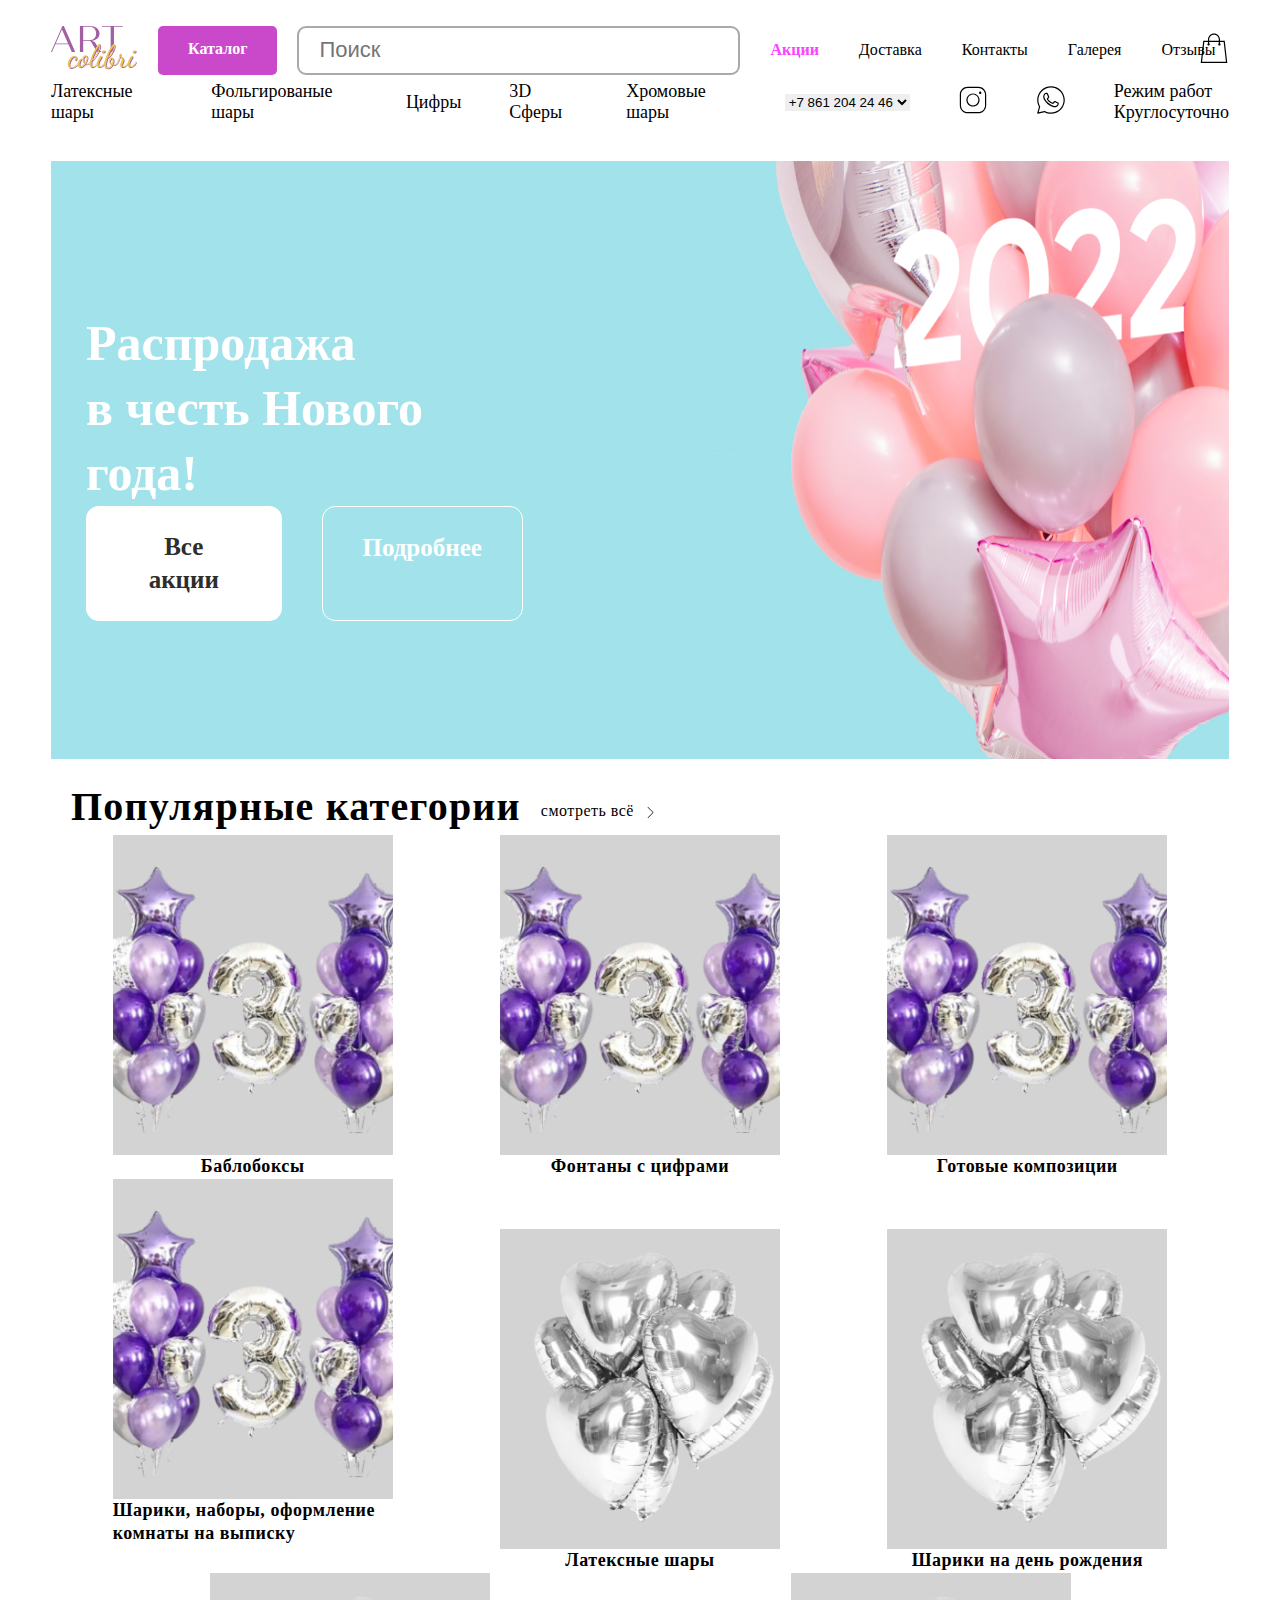
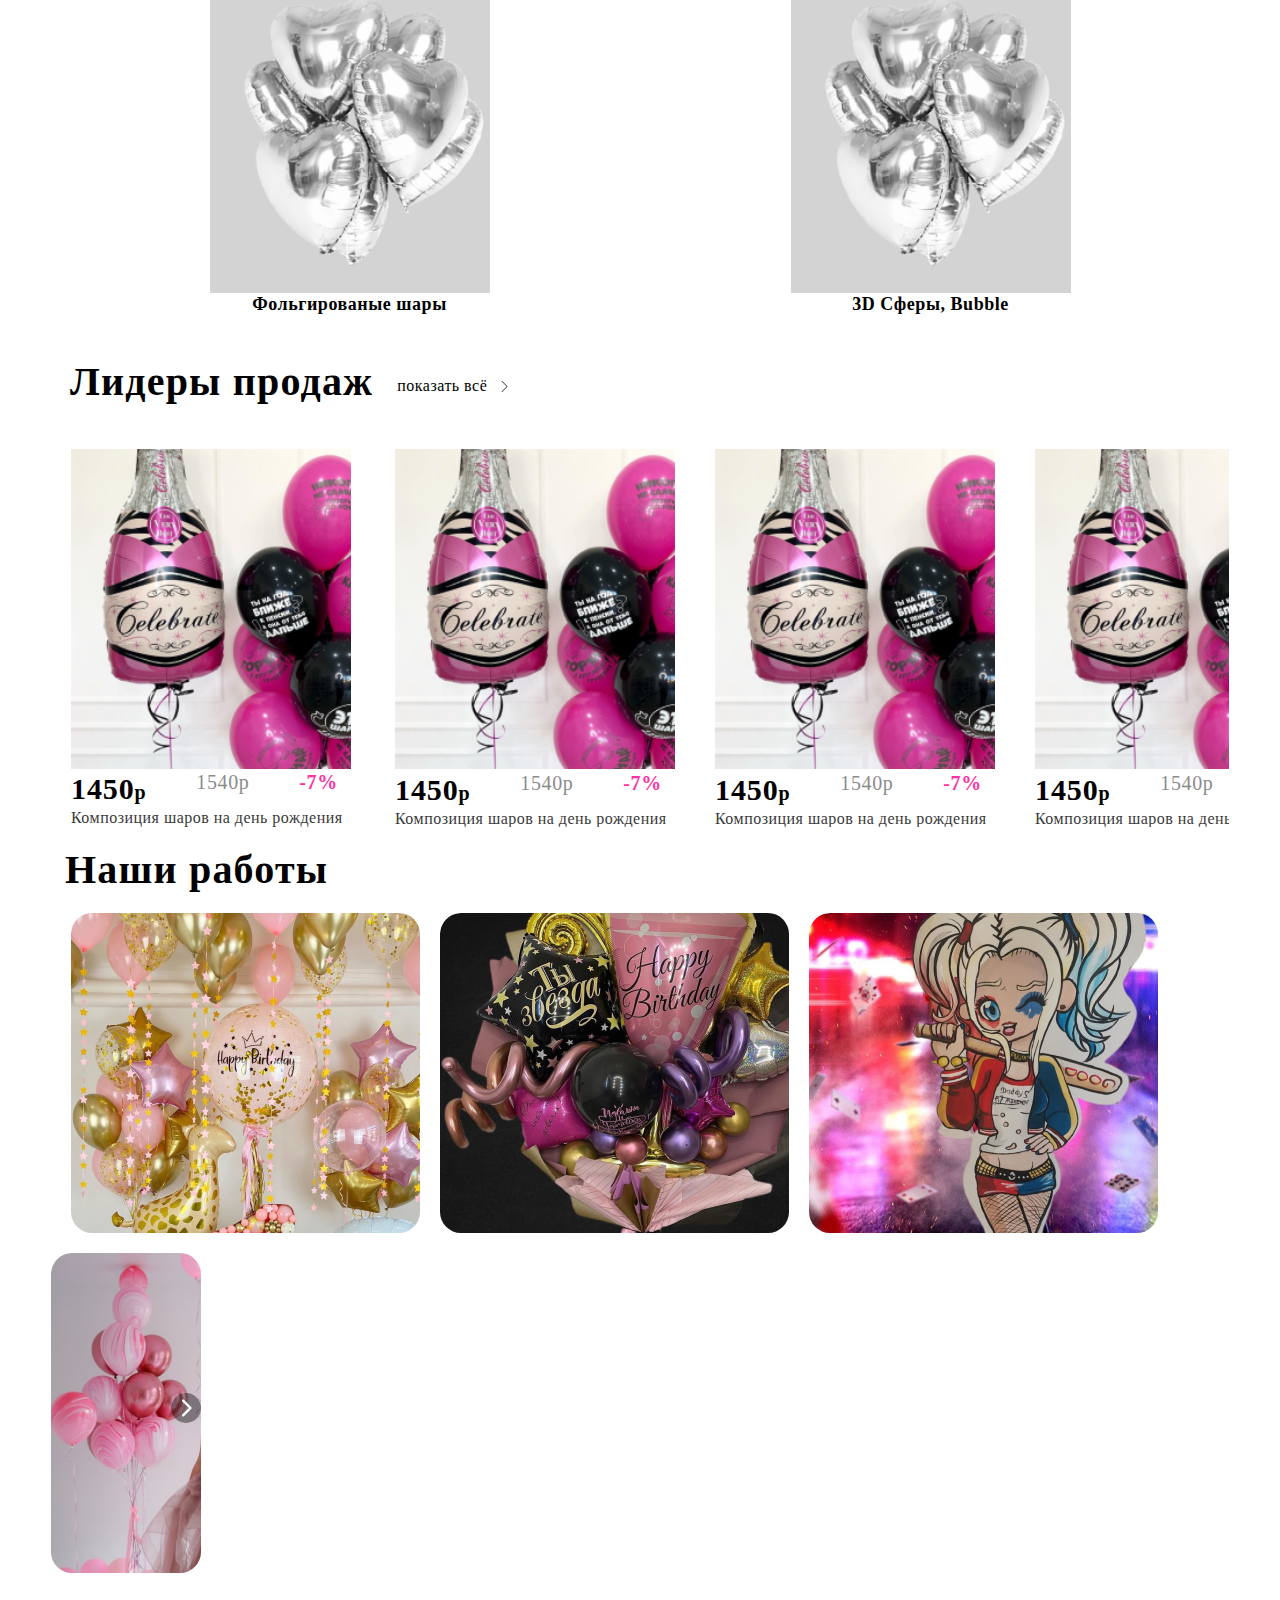
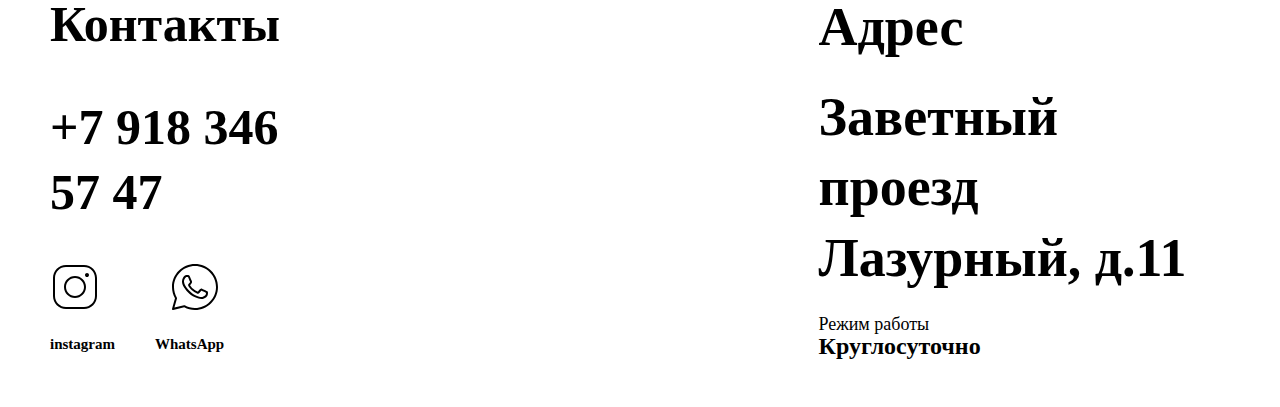
<file: index.html>
<!DOCTYPE html>
<html lang="en">
  <head>
    <meta charset="UTF-8" />
    <meta name="viewport" content="width=device-width, initial-scale=1.0" />
    <title>ART COLIBRI</title>
    <link rel="stylesheet" href="./style/style.css" />
    <link rel="stylesheet" href="./media/media.css" />
  </head>
  <body>
    <div class="conteiner">
      <div class="bbq">
        <svg
          xmlns="http://www.w3.org/2000/svg"
          width="24"
          height="24"
          viewBox="0 0 24 24"
          fill="none"
          class="clear"
        >
          <path
            d="M3.70465 3.01501L3.01465 3.70501L11.3096 12L3.01465 20.295L3.70465 20.985L11.9996 12.69L20.2946 20.985L20.9846 20.295L12.6896 12L20.9846 3.70501L20.2946 3.01501L11.9996 11.31L3.70465 3.01501Z"
            fill="black"
          />
        </svg>
        <div class="navlinks">
          <ul>
            <li>
              <a
                href=""
                style="
                  color: #fc42ff;
                  font-family: Montserrat;
                  font-size: 24px;
                  font-style: normal;
                  font-weight: 600;
                  line-height: 130%; /* 20.8px */
                "
                >Акции</a
              >
            </li>
            <li><a href="">Контакты</a></li>
            <li><a href="" class="gal">Галерея</a></li>
            <li><a href="">Отзывы</a></li>
            <li><a href="">Доставка</a></li>
          </ul>
        </div>
        <br />
        <br />
        <br />
        <div class="box"></div>
        <p
          style="
            color: #7e7e7e;
            font-family: Montserrat;
            font-size: 10px;
            font-style: normal;
            font-weight: 500;
            line-height: 130%; /* 13px */
          "
        >
          Телефон
        </p>
        <h1>+7 861 204 24 46</h1>
        <br />
        <p
          style="
            color: #7e7e7e;
            font-family: Montserrat;
            font-size: 10px;
            font-style: normal;
            font-weight: 500;
            line-height: 130%; /* 13px */
          "
        >
          Мы в соц. сетях
        </p>
        <br />
        <div class="flex">
          <svg
            xmlns="http://www.w3.org/2000/svg"
            width="30"
            height="30"
            viewBox="0 0 30 30"
            fill="none"
          >
            <path
              d="M9.5998 1.8C5.2993 1.8 1.7998 5.29949 1.7998 9.6V20.4C1.7998 24.7005 5.2993 28.2 9.5998 28.2H20.3998C24.7003 28.2 28.1998 24.7005 28.1998 20.4V9.6C28.1998 5.29949 24.7003 1.8 20.3998 1.8H9.5998ZM9.5998 3H20.3998C24.0517 3 26.9998 5.94811 26.9998 9.6V20.4C26.9998 24.0519 24.0517 27 20.3998 27H9.5998C5.94791 27 2.9998 24.0519 2.9998 20.4V9.6C2.9998 5.94811 5.94791 3 9.5998 3ZM22.1998 6.6C21.8815 6.6 21.5763 6.72643 21.3513 6.95147C21.1262 7.17652 20.9998 7.48174 20.9998 7.8C20.9998 8.11826 21.1262 8.42348 21.3513 8.64853C21.5763 8.87357 21.8815 9 22.1998 9C22.5181 9 22.8233 8.87357 23.0483 8.64853C23.2734 8.42348 23.3998 8.11826 23.3998 7.8C23.3998 7.48174 23.2734 7.17652 23.0483 6.95147C22.8233 6.72643 22.5181 6.6 22.1998 6.6ZM14.9998 8.4C11.3618 8.4 8.39981 11.362 8.39981 15C8.39981 18.638 11.3618 21.6 14.9998 21.6C18.6378 21.6 21.5998 18.638 21.5998 15C21.5998 11.362 18.6378 8.4 14.9998 8.4ZM14.9998 9.6C17.9893 9.6 20.3998 12.0106 20.3998 15C20.3998 17.9894 17.9893 20.4 14.9998 20.4C12.0104 20.4 9.5998 17.9894 9.5998 15C9.5998 12.0106 12.0104 9.6 14.9998 9.6Z"
              fill="black"
            />
          </svg>
          <svg
            xmlns="http://www.w3.org/2000/svg"
            width="30"
            height="30"
            viewBox="0 0 30 30"
            fill="none"
          >
            <path
              d="M15.0002 1.2C7.38592 1.2 1.2002 7.38572 1.2002 15C1.2002 17.4475 1.87141 19.7315 2.99082 21.7254L1.22246 28.0383C1.19421 28.1393 1.19293 28.246 1.21876 28.3476C1.24458 28.4493 1.29661 28.5424 1.36965 28.6177C1.44268 28.693 1.53418 28.7478 1.63502 28.7767C1.73585 28.8056 1.8425 28.8076 1.94434 28.7824L8.52676 27.1512C10.461 28.1838 12.6557 28.8 15.0002 28.8C22.6145 28.8 28.8002 22.6143 28.8002 15C28.8002 7.38572 22.6145 1.2 15.0002 1.2ZM15.0002 2.4C21.9659 2.4 27.6002 8.03428 27.6002 15C27.6002 21.9657 21.9659 27.6 15.0002 27.6C12.767 27.6 10.6755 27.0178 8.85723 26.0004C8.72424 25.9261 8.56798 25.9051 8.42012 25.9418L2.65566 27.3703L4.20137 21.8555C4.22348 21.7775 4.22959 21.6959 4.21932 21.6156C4.20905 21.5352 4.18261 21.4578 4.1416 21.3879C3.03661 19.5142 2.4002 17.3341 2.4002 15C2.4002 8.03428 8.03447 2.4 15.0002 2.4ZM9.98574 7.8C9.60112 7.8 9.05182 7.94309 8.60059 8.4293C8.32956 8.72133 7.20019 9.82171 7.20019 11.7562C7.20019 13.7732 8.59903 15.5135 8.76816 15.7371H8.76934V15.7383C8.75329 15.7172 8.98401 16.0513 9.29199 16.452C9.59997 16.8526 10.0306 17.3788 10.5717 17.9484C11.6538 19.0877 13.1752 20.4045 15.0635 21.2098C15.9331 21.5801 16.6191 21.8036 17.1389 21.9668C18.1021 22.2693 18.9794 22.2233 19.6385 22.1262C20.1318 22.0535 20.6743 21.8167 21.2111 21.477C21.7479 21.1372 22.274 20.7148 22.5061 20.073C22.6723 19.6129 22.7567 19.1878 22.7873 18.8379C22.8026 18.663 22.8045 18.5086 22.7932 18.3656C22.7818 18.2227 22.7939 18.1132 22.6607 17.8945C22.3814 17.4359 22.065 17.4239 21.735 17.2605C21.5516 17.1698 21.0294 16.9148 20.5057 16.6652C19.9825 16.416 19.5295 16.1952 19.2506 16.0957C19.0743 16.0323 18.8591 15.941 18.5486 15.9762C18.2381 16.0113 17.9315 16.2354 17.7529 16.5C17.5837 16.7508 16.9024 17.555 16.6947 17.7914C16.692 17.7897 16.71 17.798 16.6279 17.7574C16.3711 17.6303 16.0569 17.5222 15.592 17.277C15.1271 17.0317 14.5455 16.6696 13.9092 16.1086V16.1074C12.962 15.2736 12.2986 14.2267 12.0893 13.875C12.1034 13.8582 12.0876 13.8785 12.1174 13.8492L12.1186 13.848C12.3325 13.6374 12.522 13.3857 12.6822 13.2012C12.9093 12.9395 13.0096 12.7089 13.1182 12.4934C13.3346 12.0639 13.2141 11.5912 13.0889 11.3426V11.3414C13.0975 11.3586 13.0211 11.1901 12.9389 10.9957C12.8564 10.8008 12.7512 10.548 12.6389 10.2785C12.4142 9.7395 12.1634 9.13495 12.0143 8.78086V8.77969C11.8385 8.36261 11.6008 8.06214 11.29 7.91719C10.9792 7.77223 10.7047 7.81344 10.6936 7.81289H10.6924C10.4706 7.80266 10.2272 7.8 9.98574 7.8ZM9.98574 9C10.2171 9 10.4451 9.00282 10.6361 9.01172C10.8326 9.02151 10.8204 9.02231 10.7826 9.00469C10.7442 8.98678 10.7963 8.98097 10.908 9.24609C11.0541 9.59281 11.3061 10.1995 11.5314 10.7402C11.6441 11.0106 11.7496 11.2643 11.8338 11.4633C11.918 11.6623 11.9636 11.7734 12.0166 11.8793V11.8805L12.0178 11.8816C12.0697 11.9841 12.0651 11.9185 12.0471 11.9543C11.9205 12.2056 11.9033 12.2673 11.7752 12.4148C11.5802 12.6395 11.3813 12.89 11.276 12.9937C11.1839 13.0842 11.0176 13.2252 10.9139 13.5012C10.8099 13.7775 10.8584 14.1567 11.0252 14.4398C11.2472 14.8168 11.9788 16.0076 13.1158 17.0086C13.8319 17.6398 14.4989 18.0576 15.0318 18.3387C15.5647 18.6198 15.9988 18.784 16.0959 18.832C16.3265 18.9462 16.5786 19.0348 16.8717 18.9996C17.1648 18.9644 17.4175 18.7866 17.5783 18.6047L17.5795 18.6035C17.7936 18.3608 18.4297 17.6344 18.735 17.1867C18.7479 17.1913 18.7437 17.1877 18.8451 17.2242V17.2254H18.8463C18.8926 17.2419 19.4728 17.5016 19.99 17.748C20.5073 17.9945 21.0323 18.2507 21.2029 18.3352C21.4491 18.457 21.5655 18.5363 21.5955 18.5367C21.5975 18.5895 21.5996 18.6467 21.592 18.7336C21.5709 18.9746 21.5065 19.3081 21.3775 19.6652C21.3143 19.84 20.9852 20.2006 20.5701 20.4633C20.155 20.726 19.6498 20.9115 19.4627 20.9391C18.9001 21.022 18.2322 21.0522 17.4986 20.8219C16.99 20.6622 16.3558 20.4556 15.5346 20.1059C13.8691 19.3956 12.4535 18.1869 11.4424 17.1223C10.9368 16.5899 10.5317 16.0944 10.2436 15.7195C9.95591 15.3453 9.83031 15.1506 9.72558 15.0129L9.72441 15.0117C9.53852 14.7659 8.4002 13.1825 8.4002 11.7562C8.4002 10.2468 9.10129 9.65486 9.48066 9.24609C9.67983 9.0315 9.89756 9 9.98574 9Z"
              fill="black"
            />
          </svg>
        </div>
      </div>
      <div class="navbar">
        <svg
          xmlns="http://www.w3.org/2000/svg"
          width="16"
          height="6"
          viewBox="0 0 16 6"
          fill="none"
          class="menu"
        >
          <rect width="16" height="1" fill="#787878" />
          <rect y="5" width="11" height="1" fill="#787878" />
        </svg>
        <svg
          xmlns="http://www.w3.org/2000/svg"
          width="18"
          height="18"
          viewBox="0 0 18 18"
          fill="none"
          class="menu1"
        >
          <path
            d="M5.39961 3.23999C4.83148 3.23999 4.37164 3.63796 4.07211 4.16249C3.77258 4.68702 3.59961 5.36905 3.59961 6.11999C3.59961 6.87093 3.77258 7.55296 4.07211 8.07749C4.37164 8.60202 4.83148 8.99999 5.39961 8.99999C5.96773 8.99999 6.42758 8.60202 6.72711 8.07749C7.02664 7.55296 7.19961 6.87093 7.19961 6.11999C7.19961 5.36905 7.02664 4.68702 6.72711 4.16249C6.42758 3.63796 5.96773 3.23999 5.39961 3.23999ZM12.2059 3.27374L4.92711 14.7262H5.75961L13.0271 3.27374H12.2059ZM5.39961 3.95999C5.62742 3.95999 5.88758 4.12312 6.10836 4.51124C6.32914 4.89937 6.47961 5.48015 6.47961 6.11999C6.47961 6.75983 6.32914 7.34062 6.10836 7.72874C5.88758 8.11687 5.62742 8.27999 5.39961 8.27999C5.1718 8.27999 4.91164 8.11687 4.69086 7.72874C4.47008 7.34062 4.31961 6.75983 4.31961 6.11999C4.31961 5.48015 4.47008 4.89937 4.69086 4.51124C4.91164 4.12312 5.1718 3.95999 5.39961 3.95999ZM12.5996 8.99999C12.0315 8.99999 11.5716 9.39796 11.2721 9.92249C10.9726 10.447 10.7996 11.1291 10.7996 11.88C10.7996 12.6309 10.9726 13.313 11.2721 13.8375C11.5716 14.362 12.0315 14.76 12.5996 14.76C13.1677 14.76 13.6276 14.362 13.9271 13.8375C14.2266 13.313 14.3996 12.6309 14.3996 11.88C14.3996 11.1291 14.2266 10.447 13.9271 9.92249C13.6276 9.39796 13.1677 8.99999 12.5996 8.99999ZM12.5996 9.71999C12.8274 9.71999 13.0876 9.88312 13.3084 10.2712C13.5291 10.6594 13.6796 11.2401 13.6796 11.88C13.6796 12.5198 13.5291 13.1006 13.3084 13.4887C13.0876 13.8769 12.8274 14.04 12.5996 14.04C12.3718 14.04 12.1116 13.8769 11.8909 13.4887C11.6701 13.1006 11.5196 12.5198 11.5196 11.88C11.5196 11.2401 11.6701 10.6594 11.8909 10.2712C12.1116 9.88312 12.3718 9.71999 12.5996 9.71999Z"
            fill="black"
          />
        </svg>
        <div class="logo">
          <svg
            xmlns="http://www.w3.org/2000/svg"
            width="87"
            height="44"
            viewBox="0 0 87 44"
            fill="none"
            class="logoBtn"
          >
            <g clip-path="url(#clip0_2_253)">
              <path
                d="M21.0193 42.9524C20.5537 42.9646 20.0905 42.8816 19.6581 42.7086C19.2256 42.5356 18.833 42.2763 18.5042 41.9464C17.8361 41.2744 17.502 40.2722 17.502 38.9283C17.5015 37.8741 17.709 36.8303 18.1125 35.8564C18.509 34.8822 19.0544 33.9754 19.7291 33.1685C20.3576 32.4111 21.1124 31.768 21.9601 31.2678C22.6893 30.8216 23.5243 30.5777 24.3792 30.5613C25.2393 30.5613 25.8268 30.8147 26.1416 31.3292C26.4434 31.7992 26.6058 32.3451 26.6101 32.9036C26.6212 33.4662 26.4749 34.0208 26.1877 34.5048C26.0774 34.7144 25.9116 34.8897 25.7085 35.0116C25.5053 35.1335 25.2727 35.1972 25.0358 35.196C24.8575 35.195 24.682 35.1516 24.5238 35.0695C24.3656 34.9874 24.2292 34.8689 24.1257 34.7237C24.5028 34.4819 24.7901 34.1231 24.9436 33.7023C25.1612 33.246 25.279 32.7485 25.2892 32.2431C25.3002 32.0388 25.2508 31.8358 25.1471 31.6595C25.0785 31.5841 24.9929 31.5263 24.8973 31.4909C24.8018 31.4555 24.6992 31.4435 24.598 31.456C23.9437 31.4947 23.325 31.7672 22.8547 32.2239C22.2047 32.7856 21.643 33.4419 21.1883 34.1707C20.6773 34.9584 20.2562 35.8007 19.9326 36.682C19.6237 37.4745 19.4585 38.3158 19.445 39.1664C19.4397 39.7943 19.6028 40.4122 19.9173 40.9557C20.2283 41.501 20.8388 41.7736 21.7374 41.7736C22.6256 41.7601 23.496 41.5223 24.2678 41.0824C25.1729 40.5737 25.9762 39.9019 26.637 39.1011C27.3933 38.2051 27.9896 37.1854 28.3995 36.0868L28.8065 36.4017C28.3404 37.6293 27.672 38.7701 26.829 39.7769C26.0547 40.7165 25.1183 41.5098 24.0643 42.1192C23.1386 42.6559 22.0893 42.9431 21.0193 42.9524Z"
                fill="#A260A3"
              />
              <path
                d="M29.9738 42.196C29.0701 42.196 28.4302 41.9195 28.0539 41.3665C27.6614 40.7648 27.463 40.0572 27.4856 39.3391C27.4919 38.6567 27.598 37.9788 27.8004 37.327C28.0052 36.6493 28.2847 35.9963 28.6337 35.3802C28.934 34.8277 29.3232 34.3282 29.7856 33.9019C30.1345 33.5589 30.5985 33.3577 31.0873 33.3374C31.1989 33.3382 31.31 33.3537 31.4175 33.3835C31.5327 33.4181 31.6441 33.4526 31.7478 33.4949C31.4794 33.7694 31.2518 34.081 31.072 34.4203C30.7902 34.9142 30.5438 35.4275 30.3347 35.9562C30.1089 36.5155 29.9153 37.0873 29.7549 37.6688C29.6119 38.1387 29.5318 38.6255 29.5168 39.1164C29.478 39.5924 29.588 40.0688 29.8317 40.4795C29.922 40.6128 30.0441 40.7215 30.1868 40.7959C30.3296 40.8703 30.4886 40.908 30.6496 40.9058C31.2354 40.845 31.7861 40.5973 32.2201 40.1992C32.8848 39.668 33.4853 39.061 34.0094 38.3907C33.3993 37.876 32.9291 37.2156 32.6424 36.4708C32.3244 35.7092 32.16 34.8923 32.1586 34.067C32.1533 33.401 32.2759 32.7401 32.5196 32.1202C32.7332 31.5483 33.0966 31.0444 33.5717 30.6611C34.0447 30.2893 34.633 30.095 35.2343 30.112C36.0945 30.112 36.6704 30.3424 36.9623 30.8032C37.2829 31.3267 37.4431 31.9328 37.423 32.5464C37.3974 33.4812 37.1942 34.4025 36.824 35.2612C36.4215 36.2686 35.9171 37.2323 35.3188 38.1372C35.6832 38.3431 36.0945 38.4516 36.513 38.4521C36.8975 38.4427 37.2783 38.374 37.6419 38.2486C38.0962 38.0915 38.5169 37.8506 38.8822 37.5382C39.3152 37.1744 39.6549 36.7123 39.8729 36.1904L40.2569 36.5015C39.9269 37.3841 39.2996 38.1242 38.4828 38.5942C37.8159 38.9745 37.0654 39.1842 36.298 39.2047C36.0401 39.204 35.7829 39.1783 35.53 39.1279C35.2811 39.0765 35.0388 38.9966 34.8081 38.8898C34.144 39.7836 33.3552 40.5776 32.4658 41.2475C31.7618 41.8286 30.886 42.1619 29.9738 42.196ZM34.5816 37.5882C35.1 36.8242 35.5376 36.0083 35.8871 35.1537C36.2139 34.3936 36.39 33.5772 36.4055 32.75C36.4388 32.2884 36.3459 31.8265 36.1367 31.4137C36.0743 31.288 35.9787 31.1819 35.8602 31.1068C35.7418 31.0316 35.605 30.9904 35.4647 30.9875C35.0423 30.9875 34.6161 31.2947 34.1746 31.9014C33.7142 32.5792 33.4828 33.3865 33.5141 34.2053C33.5155 34.828 33.606 35.4474 33.7829 36.0445C33.9403 36.6077 34.2151 37.1311 34.5892 37.5805L34.5816 37.5882Z"
                fill="#A260A3"
              />
              <path
                d="M41.8811 42.146C40.9775 42.146 40.3375 41.8376 39.9612 41.2206C39.5543 40.5228 39.3532 39.724 39.3814 38.9167C39.4129 37.7043 39.6026 36.5012 39.9458 35.338C40.3578 33.8534 40.8566 32.3944 41.4395 30.9683C42.0565 29.4323 42.7323 27.9399 43.467 26.491C44.2017 25.0421 44.9338 23.7174 45.6634 22.5168C46.2615 21.5117 46.9394 20.5563 47.6908 19.6599C48.309 18.9457 48.7967 18.5925 49.1538 18.5925C49.2743 18.5973 49.3912 18.6358 49.4909 18.7037C49.5907 18.7716 49.6695 18.8661 49.7182 18.9765C49.8768 19.2723 49.9932 19.589 50.0638 19.9172C50.1428 20.2417 50.1853 20.574 50.1905 20.9079C50.1559 21.6631 50.0124 22.4093 49.7643 23.1235C49.4309 24.1639 49.0321 25.1822 48.5701 26.1723C48.0307 27.3373 47.423 28.4695 46.75 29.5629C46.0479 30.702 45.2786 31.7983 44.4461 32.8459C43.6714 33.8338 42.7921 34.735 41.8235 35.5338C41.6968 36.0983 41.6008 36.6474 41.524 37.1811C41.4532 37.69 41.4173 38.2032 41.4165 38.717C41.3771 39.3444 41.4959 39.9715 41.7621 40.541C41.8615 40.7276 42.0115 40.8824 42.1949 40.9876C42.3782 41.0929 42.5876 41.1444 42.7988 41.1361C43.4365 41.1026 44.0377 40.8281 44.4807 40.3682C45.0835 39.8045 45.6113 39.1657 46.0512 38.4675C46.5375 37.7117 46.9626 36.9181 47.3222 36.0944L47.7945 36.3479C47.1093 37.8899 46.1868 39.3151 45.0605 40.5717C44.0647 41.6212 43.0049 42.146 41.8811 42.146ZM42.1 34.4663C42.8769 33.6801 43.5907 32.834 44.2349 31.9359C44.9248 30.9797 45.5656 29.989 46.1548 28.9677C46.7539 27.9425 47.2838 26.9441 47.7445 25.9842C48.1521 25.1424 48.5086 24.2769 48.812 23.3923C49.0257 22.8215 49.1551 22.2225 49.196 21.6144C49.2119 21.4737 49.1838 21.3314 49.1154 21.2074C49.0655 21.146 49.0194 21.1114 48.9771 21.1114C48.8082 21.1114 48.5202 21.3802 48.1132 21.9139C47.598 22.6048 47.1199 23.3226 46.6809 24.0642C46.1408 24.9653 45.5866 25.9893 45.0183 27.1361C44.45 28.2829 43.9098 29.4874 43.3978 30.7494C42.9029 31.9657 42.4697 33.2063 42.1 34.4663Z"
                fill="#A260A3"
              />
              <path
                d="M48.9426 42.0078C48.6 42.0333 48.2563 41.977 47.9399 41.8434C47.6234 41.7099 47.3432 41.503 47.1225 41.2398C46.7156 40.7029 46.5043 40.0432 46.5235 39.3698C46.5438 38.7536 46.6339 38.1417 46.7923 37.5459C46.9858 36.7657 47.2216 35.9966 47.4988 35.242C47.7809 34.4581 48.1223 33.6969 48.5202 32.965C48.8532 32.3307 49.2704 31.7442 49.7605 31.2217C49.9195 31.0286 50.1156 30.8694 50.3372 30.7533C50.5588 30.6372 50.8014 30.5667 51.0506 30.5459C51.2277 30.5419 51.4 30.6034 51.5345 30.7187C51.6061 30.7837 51.662 30.8641 51.6979 30.954C51.7338 31.0438 51.7488 31.1406 51.7418 31.2371C51.6713 31.6762 51.5048 32.0945 51.2542 32.462C50.9278 33.0264 50.5476 33.6754 50.1022 34.4088C49.6583 35.1453 49.2732 35.9156 48.9503 36.7127C48.6407 37.442 48.4751 38.2243 48.4626 39.0166C48.4626 39.7845 48.5893 40.2722 48.8466 40.5256C49.0039 40.6622 49.1867 40.7663 49.3843 40.8322C49.582 40.8981 49.7907 40.9244 49.9985 40.9096C50.7102 40.9096 51.4692 40.5538 52.2755 39.8421C53.0819 39.1305 53.9356 37.8838 54.8367 36.1021L55.117 36.417C54.6406 38.0141 53.7332 39.449 52.4944 40.564C51.5233 41.4579 50.2619 41.9707 48.9426 42.0078ZM52.7133 27.6199C52.3973 27.6245 52.0866 27.5378 51.8186 27.3703C51.6935 27.2866 51.5923 27.1718 51.525 27.0372C51.4577 26.9025 51.4265 26.7527 51.4346 26.6024C51.45 26.3598 51.5292 26.1256 51.664 25.9233C51.7988 25.7211 51.9846 25.558 52.2026 25.4504C52.6573 25.144 53.1904 24.9748 53.7385 24.9628C54.0123 24.9481 54.283 25.0266 54.5065 25.1855C54.6106 25.2822 54.6903 25.4022 54.739 25.5357C54.7878 25.6692 54.8041 25.8124 54.7868 25.9534C54.7717 26.1813 54.7059 26.403 54.5944 26.6023C54.4828 26.8015 54.3281 26.9734 54.1417 27.1054C53.7468 27.4471 53.2393 27.6305 52.7171 27.6199H52.7133Z"
                fill="#A260A3"
              />
              <path
                d="M57.179 43.4861C56.0885 43.4861 55.277 43.1303 54.7446 42.4187C54.1699 41.5677 53.8882 40.5527 53.9421 39.5273C53.9717 38.274 54.1508 37.0288 54.4758 35.818C54.8628 34.3012 55.3359 32.8076 55.8927 31.3446C56.4763 29.7805 57.1304 28.2561 57.8549 26.7713C58.5793 25.2866 59.3076 23.9414 60.0397 22.7357C60.6407 21.7103 61.3348 20.7424 62.1132 19.8443C62.7634 19.1224 63.2972 18.7614 63.7144 18.7614C64.0715 18.7614 64.325 18.9803 64.4824 19.4219C64.6374 19.8438 64.718 20.2895 64.7205 20.739C64.6936 21.4664 64.5644 22.1864 64.3365 22.8777C64.0499 23.8002 63.6917 24.6989 63.2652 25.5656C62.7937 26.5367 62.2589 27.4757 61.664 28.3764C61.0779 29.2704 60.4218 30.1166 59.7018 30.9068C59.0744 31.609 58.3488 32.2168 57.5477 32.7116C57.3333 33.1764 57.1499 33.6549 56.9986 34.1438C56.7325 34.9578 56.512 35.7859 56.3381 36.6244C56.144 37.5176 56.0449 38.4289 56.0424 39.343C56.0147 40.069 56.1457 40.7924 56.4264 41.4626C56.5356 41.7226 56.7227 41.9424 56.9621 42.0917C57.2014 42.2409 57.4811 42.3122 57.7627 42.2958C58.455 42.2634 59.1174 42.0044 59.6481 41.5585C60.3078 41.0511 60.8445 40.4014 61.2185 39.6578C60.4663 39.2828 59.8589 38.67 59.4906 37.9145C59.1247 37.2012 58.9301 36.4123 58.9223 35.6106C58.8781 34.7349 59.1584 33.8736 59.7095 33.1915C59.9302 32.9101 60.2116 32.6821 60.5328 32.5245C60.8539 32.3669 61.2064 32.2839 61.5641 32.2815C61.8472 32.2739 62.1277 32.3373 62.38 32.4661C62.6322 32.5949 62.8481 32.7849 63.0079 33.0188C63.4057 33.6637 63.5923 34.4168 63.5417 35.1729C63.5395 35.8765 63.4557 36.5775 63.2921 37.2618C63.1211 37.9864 62.8632 38.6878 62.5241 39.3506C62.6278 39.3698 62.7391 39.3852 62.8543 39.3967C63.3155 39.4408 63.7809 39.3896 64.2215 39.2463C64.6621 39.103 65.0685 38.8705 65.4155 38.5635C66.1018 37.9507 66.6761 37.223 67.1127 36.4132C67.5927 35.5495 68.0073 34.651 68.353 33.7253C68.6985 32.796 68.9942 31.9705 69.2476 31.2601C69.1642 31.1574 69.0909 31.0468 69.0288 30.9299C68.9562 30.778 68.9232 30.6103 68.9328 30.4422C68.9268 29.9144 69.1107 29.4019 69.4511 28.9984C69.7967 28.5799 70.0847 28.3687 70.3151 28.3687C70.4841 28.3687 70.5877 28.4762 70.63 28.6836C70.6608 28.8175 70.6814 28.9536 70.6914 29.0906C70.6818 29.3157 70.6228 29.5359 70.5186 29.7357C70.4172 29.9255 70.3583 30.1352 70.3458 30.3501C70.3632 30.5007 70.4166 30.6449 70.5015 30.7706C70.5864 30.8962 70.7002 30.9996 70.8335 31.072L71.9509 31.8706C72.3787 32.188 72.7545 32.5702 73.0644 33.0034C73.4037 33.497 73.5747 34.0868 73.5521 34.6852C73.549 35.3378 73.4186 35.9834 73.1681 36.586C72.9032 37.2234 72.6421 37.8377 72.4002 38.4214C72.1653 38.9128 72.0346 39.4475 72.0162 39.9919C71.9986 40.1266 72.015 40.2637 72.064 40.3904C72.113 40.5172 72.1929 40.6297 72.2965 40.7176C72.4934 40.8439 72.7231 40.9093 72.9569 40.9058C73.5017 40.8874 74.0318 40.7244 74.4928 40.4335C75.0493 40.0962 75.5647 39.6954 76.0288 39.2393C76.5214 38.7659 76.9735 38.2522 77.3804 37.7033C77.735 37.2457 78.0305 36.7451 78.2597 36.2135L78.6706 36.5245C78.2408 37.4562 77.6909 38.3275 77.0348 39.1164C76.3827 39.9317 75.605 40.6381 74.7309 41.2091C73.9541 41.7289 73.0429 42.0117 72.1083 42.0232C71.4984 42.0598 70.8973 41.8636 70.4265 41.4741C70.2161 41.28 70.0517 41.0414 69.9454 40.7757C69.8391 40.5099 69.7935 40.2238 69.8121 39.9381C69.8264 39.2747 69.9767 38.6212 70.2537 38.0182C70.5455 37.3398 70.8335 36.6538 71.1176 35.9601C71.3781 35.3645 71.5215 34.7244 71.54 34.0747C71.5607 33.8034 71.5192 33.531 71.4187 33.2782C71.3182 33.0253 71.1614 32.7987 70.9602 32.6156C70.5826 32.2977 70.1891 31.9991 69.7814 31.7209C69.5254 32.5145 69.2272 33.3938 68.8867 34.3589C68.5453 35.3144 68.1133 36.235 67.5965 37.1082C67.1178 37.9378 66.4843 38.6677 65.7303 39.2585C64.9718 39.8335 64.04 40.1328 63.0886 40.1071C62.9421 40.1064 62.7959 40.0961 62.6508 40.0764L62.1785 40.0149C61.6338 40.954 60.9265 41.7887 60.0896 42.4801C59.2703 43.1514 58.2381 43.5082 57.179 43.4861ZM57.9009 31.4828C58.542 30.9693 59.1171 30.3786 59.6135 29.7242C60.1799 28.9991 60.6993 28.2385 61.1686 27.4472C61.6525 26.6408 62.0787 25.8498 62.4588 25.0741C62.7968 24.3923 63.0905 23.6895 63.3381 22.9699C63.5102 22.5164 63.6162 22.0405 63.653 21.5568C63.6603 21.4871 63.6483 21.4167 63.6184 21.3533C63.6096 21.337 63.5961 21.3235 63.5798 21.3147C63.5634 21.3058 63.5448 21.3019 63.5263 21.3034C63.3573 21.3034 63.0386 21.6029 62.5663 22.2019C61.9887 22.9597 61.4639 23.7565 60.9958 24.5865C60.4199 25.5848 59.849 26.6856 59.2833 27.8887C58.7341 29.0509 58.272 30.2522 57.9009 31.4828ZM61.5449 39.0243C61.7795 38.5338 61.9586 38.0186 62.0787 37.4883C62.2067 36.9486 62.2712 36.3957 62.2707 35.841C62.2972 35.2502 62.195 34.6606 61.9712 34.1131C61.7715 33.6946 61.5257 33.4834 61.2339 33.4834C60.9421 33.4834 60.6387 33.6984 60.4007 34.1285C60.1432 34.6273 60.0189 35.1841 60.0397 35.745C60.0485 36.3572 60.1655 36.963 60.3853 37.5344C60.5953 38.1462 61.0034 38.6705 61.5449 39.0243Z"
                fill="#A260A3"
              />
              <path
                d="M79.8302 42.0078C79.4876 42.034 79.1437 41.9779 78.8271 41.8443C78.5105 41.7108 78.2305 41.5035 78.0101 41.2399C77.6033 40.703 77.3919 40.0432 77.4111 39.3698C77.4294 38.7535 77.5197 38.1414 77.6799 37.5459C77.8716 36.7652 78.1075 35.996 78.3864 35.242C78.6685 34.4581 79.01 33.6969 79.4078 32.965C79.7395 32.3298 80.1568 31.7433 80.6481 31.2217C80.8063 31.0286 81.0017 30.8693 81.2226 30.7532C81.4436 30.6371 81.6857 30.5666 81.9344 30.5459C82.1126 30.542 82.2861 30.6035 82.4221 30.7187C82.4933 30.7839 82.5486 30.8645 82.5839 30.9543C82.6191 31.0442 82.6334 31.1409 82.6256 31.2371C82.557 31.6761 82.3917 32.0945 82.1418 32.462C81.8141 33.0277 81.4301 33.6767 80.9898 34.4088C80.546 35.1454 80.1609 35.9157 79.8379 36.7127C79.53 37.4426 79.3645 38.2246 79.3502 39.0166C79.3502 39.7692 79.4782 40.2722 79.7342 40.5256C79.8915 40.6624 80.0742 40.7667 80.2719 40.8325C80.4696 40.8984 80.6783 40.9246 80.8862 40.9096C81.6004 40.9096 82.3568 40.5525 83.167 39.8421C83.9772 39.1318 84.8258 37.8838 85.7243 36.1021L86.0085 36.417C85.5321 38.0141 84.6247 39.449 83.3859 40.564C82.4135 41.4582 81.1507 41.9709 79.8302 42.0078ZM83.6009 27.62C83.2849 27.6245 82.9743 27.5378 82.7062 27.3704C82.5811 27.2866 82.4799 27.1718 82.4126 27.0372C82.3453 26.9025 82.3142 26.7527 82.3223 26.6024C82.3369 26.3596 82.4157 26.1251 82.5506 25.9227C82.6856 25.7203 82.8717 25.5573 83.0902 25.4504C83.5449 25.1441 84.078 24.9748 84.6262 24.9628C84.9001 24.9466 85.1713 25.0252 85.3941 25.1855C85.4987 25.282 85.5789 25.4019 85.6283 25.5354C85.6777 25.6689 85.6948 25.8121 85.6783 25.9535C85.6632 26.1813 85.5974 26.403 85.4858 26.6023C85.3742 26.8016 85.2196 26.9734 85.0332 27.1054C84.6359 27.4483 84.1256 27.6317 83.6009 27.62Z"
                fill="#A260A3"
              />
              <path
                d="M17.4213 18.3116H4.41964L1.04059 25.9913H0L11.4043 -0.012085H12.8481L24.2178 26.0182H20.762L17.4213 18.3116ZM17.0719 17.5705L10.9282 3.4169L4.71532 17.5705H17.0719Z"
                fill="#A260A3"
              />
              <path
                d="M50.4439 26.0187H46.6579C45.8663 25.4516 45.2106 24.7159 44.7379 23.8646L40.7983 16.9529C40.2648 16.051 39.4766 15.3269 38.5328 14.8717H32.2086V26.0072H28.8986V0H39.1164C44.4922 0 48.5509 3.15635 48.5509 7.39168C48.5509 11.2546 45.3178 14.192 40.7522 14.7488C42.5339 15.2672 43.9815 16.1964 44.7264 17.4981L48.0671 23.1811C48.6593 24.278 49.4679 25.2433 50.4439 26.0187ZM32.2086 14.1152H38.4829C42.4609 14.1152 45.0951 11.4773 45.0951 7.43008C45.0951 3.3829 42.4609 0.744929 38.4829 0.744929H32.2086V14.1152Z"
                fill="#A260A3"
              />
              <path
                d="M71.6936 0.744929H62.9657V26.0187H59.6595V0.744929H50.8625V0H71.7013L71.6936 0.744929Z"
                fill="#A260A3"
              />
              <path
                d="M20.2513 42.1844C19.7857 42.1966 19.3225 42.1136 18.8901 41.9406C18.4576 41.7676 18.065 41.5083 17.7362 41.1784C17.0681 40.5064 16.734 39.5042 16.734 38.1603C16.7335 37.1061 16.941 36.0622 17.3445 35.0884C17.741 34.1142 18.2864 33.2074 18.9611 32.4005C19.5896 31.6431 20.3444 31 21.1921 30.4998C21.9213 30.0535 22.7563 29.8097 23.6112 29.7933C24.4713 29.7933 25.0588 30.0467 25.3736 30.5612C25.6754 31.0312 25.8378 31.5771 25.8421 32.1356C25.8531 32.6982 25.7069 33.2528 25.4197 33.7368C25.3094 33.9464 25.1436 34.1217 24.9405 34.2436C24.7373 34.3654 24.5046 34.4292 24.2678 34.428C24.0895 34.427 23.914 34.3836 23.7558 34.3015C23.5976 34.2194 23.4612 34.1009 23.3577 33.9557C23.7348 33.7139 24.0221 33.3551 24.1756 32.9343C24.3932 32.478 24.511 31.9805 24.5212 31.4751C24.5322 31.2708 24.4828 31.0678 24.3791 30.8915C24.3105 30.8161 24.2249 30.7583 24.1293 30.7229C24.0338 30.6875 23.9312 30.6755 23.83 30.688C23.1757 30.7267 22.557 30.9992 22.0867 31.4559C21.4367 32.0176 20.875 32.6739 20.4203 33.4027C19.9093 34.1904 19.4882 35.0327 19.1646 35.914C18.8557 36.7065 18.6905 37.5478 18.677 38.3983C18.6717 39.0263 18.8348 39.6442 19.1493 40.1877C19.4603 40.733 20.0708 41.0056 20.9693 41.0056C21.8576 40.9921 22.728 40.7543 23.4998 40.3144C24.4049 39.8057 25.2082 39.1339 25.869 38.3331C26.6253 37.4371 27.2215 36.4174 27.6315 35.3188L28.0385 35.6337C27.5724 36.8613 26.904 38.0021 26.061 39.0089C25.2867 39.9485 24.3503 40.7418 23.2963 41.3512C22.3706 41.8879 21.3213 42.1751 20.2513 42.1844Z"
                fill="#EDC454"
              />
              <path
                d="M29.2058 41.428C28.3022 41.428 27.6622 41.1515 27.2859 40.5986C26.8934 39.9969 26.6951 39.2892 26.7176 38.5712C26.724 37.8887 26.8301 37.2109 27.0325 36.5591C27.2373 35.8813 27.5167 35.2284 27.8657 34.6123C28.1661 34.0597 28.5552 33.5603 29.0177 33.134C29.3666 32.791 29.8305 32.5898 30.3194 32.5695C30.431 32.5703 30.542 32.5857 30.6496 32.6156C30.7648 32.6501 30.8762 32.6847 30.9798 32.7269C30.7114 33.0015 30.4838 33.3131 30.304 33.6523C30.0223 34.1462 29.7759 34.6595 29.5668 35.1883C29.341 35.7476 29.1474 36.3194 28.987 36.9008C28.8439 37.3707 28.7639 37.8575 28.7489 38.3485C28.71 38.8245 28.82 39.3008 29.0638 39.7116C29.1541 39.8449 29.2761 39.9536 29.4189 40.028C29.5617 40.1024 29.7207 40.1401 29.8816 40.1378C30.4674 40.0771 31.0181 39.8294 31.4521 39.4313C32.1169 38.9001 32.7174 38.2931 33.2415 37.6227C32.6314 37.1081 32.1612 36.4477 31.8745 35.7028C31.5564 34.9413 31.392 34.1244 31.3907 33.2991C31.3854 32.633 31.5079 31.9722 31.7516 31.3523C31.9652 30.7804 32.3286 30.2764 32.8038 29.8931C33.2767 29.5213 33.865 29.327 34.4664 29.344C35.3265 29.344 35.9025 29.5744 36.1943 30.0352C36.515 30.5588 36.6752 31.1649 36.6551 31.7785C36.6295 32.7132 36.4262 33.6346 36.0561 34.4933C35.6535 35.5007 35.1492 36.4643 34.5509 37.3693C34.9153 37.5752 35.3266 37.6836 35.7451 37.6842C36.1296 37.6747 36.5104 37.6061 36.874 37.4807C37.3282 37.3236 37.7489 37.0826 38.1142 36.7703C38.5473 36.4065 38.887 35.9444 39.1049 35.4225L39.4889 35.7335C39.159 36.6162 38.5316 37.3562 37.7149 37.8262C37.048 38.2066 36.2975 38.4163 35.53 38.4368C35.2722 38.4361 35.015 38.4104 34.7621 38.36C34.5131 38.3085 34.2709 38.2287 34.0402 38.1219C33.3761 39.0157 32.5873 39.8096 31.6979 40.4796C30.9938 41.0607 30.1181 41.394 29.2058 41.428ZM33.8136 36.8202C34.3321 36.0562 34.7696 35.2403 35.1192 34.3858C35.446 33.6256 35.622 32.8093 35.6376 31.982C35.6709 31.5205 35.578 31.0585 35.3688 30.6457C35.3064 30.5201 35.2108 30.414 35.0923 30.3388C34.9738 30.2637 34.837 30.2224 34.6968 30.2195C34.2744 30.2195 33.8482 30.5267 33.4066 31.1334C32.9463 31.8112 32.7149 32.6185 32.7462 33.4373C32.7476 34.0601 32.8381 34.6795 33.0149 35.2766C33.1723 35.8397 33.4471 36.3632 33.8213 36.8125L33.8136 36.8202Z"
                fill="#EDC454"
              />
              <path
                d="M41.1131 41.3781C40.2095 41.3781 39.5695 41.0696 39.1932 40.4527C38.7862 39.7549 38.5852 38.9561 38.6134 38.1488C38.6449 36.9364 38.8346 35.7333 39.1778 34.57C39.5898 33.0855 40.0886 31.6264 40.6715 30.2003C41.2885 28.6644 41.9643 27.172 42.699 25.7231C43.4336 24.2742 44.1658 22.9494 44.8953 21.7488C45.4934 20.7437 46.1714 19.7884 46.9228 18.892C47.541 18.1778 48.0286 17.8245 48.3858 17.8245C48.5063 17.8293 48.6232 17.8679 48.7229 17.9357C48.8227 18.0036 48.9015 18.0981 48.9502 18.2085C49.1088 18.5044 49.2251 18.8211 49.2958 19.1493C49.3748 19.4737 49.4173 19.806 49.4225 20.1399C49.3879 20.8952 49.2444 21.6414 48.9963 22.3555C48.6629 23.396 48.2641 24.4143 47.8021 25.4044C47.2627 26.5694 46.6549 27.7016 45.982 28.7949C45.2799 29.934 44.5106 31.0303 43.6781 32.078C42.9034 33.0659 42.024 33.9671 41.0555 34.7659C40.9288 35.3303 40.8328 35.8794 40.756 36.4132C40.6852 36.9221 40.6493 37.4353 40.6485 37.9491C40.6091 38.5764 40.7279 39.2036 40.9941 39.773C41.0935 39.9596 41.2435 40.1144 41.4269 40.2197C41.6102 40.325 41.8196 40.3764 42.0308 40.3682C42.6685 40.3346 43.2697 40.0601 43.7127 39.6002C44.3155 39.0366 44.8433 38.3978 45.2832 37.6995C45.7696 36.9437 46.1946 36.1502 46.5542 35.3265L47.0265 35.5799C46.3413 37.122 45.4188 38.5472 44.2925 39.8037C43.2967 40.8533 42.2369 41.3781 41.1131 41.3781ZM41.332 33.6984C42.1089 32.9122 42.8227 32.0661 43.4669 31.168C44.1568 30.2117 44.7976 29.2211 45.3868 28.1998C45.9859 27.1745 46.5158 26.1762 46.9765 25.2162C47.3841 24.3745 47.7406 23.509 48.044 22.6243C48.2577 22.0535 48.3871 21.4546 48.428 20.8465C48.4439 20.7057 48.4158 20.5635 48.3474 20.4395C48.2974 20.378 48.2514 20.3435 48.2091 20.3435C48.0402 20.3435 47.7522 20.6122 47.3452 21.146C46.83 21.8369 46.3519 22.5547 45.9129 23.2963C45.3702 24.1974 44.816 25.2213 44.2503 26.3682C43.6845 27.515 43.1444 28.7194 42.6298 29.9814C42.1349 31.1978 41.7017 32.4383 41.332 33.6984Z"
                fill="#EDC454"
              />
              <path
                d="M48.1746 41.2398C47.832 41.2653 47.4883 41.209 47.1719 41.0755C46.8554 40.9419 46.5752 40.735 46.3545 40.4719C45.9476 39.935 45.7363 39.2752 45.7555 38.6019C45.7757 37.9857 45.8659 37.3738 46.0243 36.7779C46.2178 35.9977 46.4536 35.2286 46.7308 34.474C47.0129 33.6902 47.3543 32.9289 47.7522 32.197C48.0852 31.5627 48.5024 30.9763 48.9925 30.4537C49.1515 30.2607 49.3476 30.1014 49.5692 29.9853C49.7908 29.8693 50.0334 29.7987 50.2826 29.7779C50.4597 29.7739 50.632 29.8354 50.7665 29.9507C50.8381 30.0157 50.894 30.0962 50.9299 30.186C50.9658 30.2758 50.9808 30.3726 50.9738 30.4691C50.9033 30.9083 50.7368 31.3265 50.4862 31.694C50.1598 32.2584 49.7796 32.9074 49.3342 33.6408C48.8903 34.3773 48.5052 35.1477 48.1823 35.9447C47.8727 36.674 47.7071 37.4564 47.6946 38.2486C47.6946 39.0166 47.8213 39.5042 48.0786 39.7576C48.2359 39.8942 48.4187 39.9984 48.6163 40.0643C48.814 40.1301 49.0227 40.1564 49.2305 40.1416C49.9422 40.1416 50.7012 39.7858 51.5075 39.0742C52.3139 38.3625 53.1676 37.1158 54.0687 35.3342L54.349 35.649C53.8726 37.2462 52.9652 38.6811 51.7264 39.796C50.7553 40.6899 49.4939 41.2027 48.1746 41.2398ZM51.9453 26.852C51.6293 26.8565 51.3186 26.7699 51.0506 26.6024C50.9255 26.5187 50.8243 26.4038 50.757 26.2692C50.6897 26.1346 50.6585 25.9847 50.6666 25.8344C50.682 25.5918 50.7612 25.3576 50.896 25.1554C51.0308 24.9531 51.2166 24.79 51.4346 24.6824C51.8893 24.3761 52.4224 24.2068 52.9705 24.1948C53.2443 24.1801 53.515 24.2586 53.7385 24.4175C53.8426 24.5142 53.9223 24.6343 53.971 24.7678C54.0198 24.9013 54.0361 25.0444 54.0188 25.1855C54.0037 25.4134 53.9379 25.635 53.8263 25.8343C53.7148 26.0336 53.5601 26.2054 53.3737 26.3374C52.9788 26.6792 52.4713 26.8625 51.9491 26.852H51.9453Z"
                fill="#EDC454"
              />
              <path
                d="M56.411 42.7182C55.3205 42.7182 54.509 42.3623 53.9766 41.6507C53.4019 40.7998 53.1201 39.7847 53.1741 38.7593C53.2037 37.506 53.3828 36.2608 53.7078 35.05C54.0948 33.5332 54.5679 32.0396 55.1247 30.5766C55.7083 29.0125 56.3624 27.4881 57.0869 26.0034C57.8113 24.5186 58.5396 23.1734 59.2717 21.9677C59.8727 20.9423 60.5668 19.9745 61.3452 19.0763C61.9954 18.3544 62.5292 17.9935 62.9464 17.9935C63.3035 17.9935 63.557 18.2123 63.7144 18.6539C63.8694 19.0758 63.95 19.5215 63.9525 19.971C63.9256 20.6984 63.7964 21.4184 63.5685 22.1098C63.2819 23.0322 62.9237 23.9309 62.4972 24.7977C62.0257 25.7687 61.4909 26.7077 60.896 27.6084C60.3099 28.5025 59.6538 29.3486 58.9338 30.1389C58.3064 30.841 57.5808 31.4489 56.7796 31.9436C56.5653 32.4084 56.3819 32.8869 56.2306 33.3759C55.9645 34.1898 55.744 35.0179 55.5701 35.8564C55.376 36.7496 55.2769 37.6609 55.2744 38.575C55.2466 39.301 55.3777 40.0244 55.6584 40.6946C55.7676 40.9546 55.9547 41.1744 56.1941 41.3237C56.4334 41.4729 56.7131 41.5442 56.9947 41.5278C57.687 41.4955 58.3494 41.2364 58.88 40.7906C59.5397 40.2831 60.0765 39.6334 60.4505 38.8898C59.6983 38.5149 59.0909 37.9021 58.7226 37.1466C58.3567 36.4332 58.1621 35.6444 58.1543 34.8427C58.1101 33.9669 58.3904 33.1056 58.9415 32.4236C59.1622 32.1421 59.4436 31.9141 59.7648 31.7565C60.0859 31.5989 60.4384 31.5159 60.7961 31.5135C61.0792 31.5059 61.3597 31.5694 61.612 31.6982C61.8642 31.827 62.0801 32.017 62.2399 32.2508C62.6377 32.8958 62.8243 33.6488 62.7736 34.4049C62.7714 35.1085 62.6877 35.8095 62.524 36.4938C62.3531 37.2185 62.0952 37.9198 61.7561 38.5827C61.8598 38.6019 61.9711 38.6172 62.0863 38.6287C62.5475 38.6729 63.0129 38.6217 63.4535 38.4783C63.8941 38.335 64.3005 38.1026 64.6475 37.7955C65.3338 37.1827 65.9081 36.455 66.3447 35.6452C66.8247 34.7815 67.2393 33.883 67.585 32.9573C67.9305 32.0281 68.2262 31.2025 68.4796 30.4921C68.3962 30.3894 68.3229 30.2788 68.2608 30.1619C68.1882 30.01 68.1551 29.8423 68.1648 29.6742C68.1588 29.1464 68.3427 28.634 68.6831 28.2305C69.0287 27.8119 69.3167 27.6007 69.5471 27.6007C69.7161 27.6007 69.8197 27.7083 69.862 27.9156C69.8928 28.0495 69.9134 28.1856 69.9234 28.3226C69.9138 28.5477 69.8548 28.768 69.7506 28.9677C69.6492 29.1576 69.5902 29.3672 69.5778 29.5821C69.5952 29.7327 69.6486 29.877 69.7335 30.0026C69.8183 30.1283 69.9322 30.2316 70.0655 30.304L71.1829 31.1027C71.6107 31.42 71.9865 31.8022 72.2964 32.2354C72.6357 32.729 72.8067 33.3188 72.7841 33.9173C72.781 34.5698 72.6506 35.2154 72.4001 35.818C72.1352 36.4554 71.8741 37.0698 71.6322 37.6534C71.3973 38.1449 71.2665 38.6796 71.2482 39.2239C71.2306 39.3587 71.247 39.4957 71.296 39.6224C71.345 39.7492 71.4249 39.8617 71.5285 39.9496C71.7254 40.0759 71.9551 40.1413 72.1889 40.1378C72.7337 40.1194 73.2638 39.9564 73.7248 39.6655C74.2813 39.3282 74.7967 38.9274 75.2608 38.4713C75.7534 37.998 76.2055 37.4842 76.6124 36.9354C76.967 36.4777 77.2625 35.9771 77.4917 35.4455L77.9026 35.7565C77.4728 36.6882 76.9229 37.5596 76.2668 38.3484C75.6147 39.1637 74.837 39.8701 73.9629 40.4411C73.1861 40.9609 72.2749 41.2437 71.3403 41.2552C70.7304 41.2919 70.1293 41.0956 69.6585 40.7061C69.4481 40.5121 69.2837 40.2734 69.1774 40.0077C69.0711 39.7419 69.0255 39.4558 69.0441 39.1702C69.0584 38.5067 69.2087 37.8533 69.4857 37.2502C69.7775 36.5719 70.0655 35.8858 70.3496 35.1921C70.6101 34.5966 70.7535 33.9565 70.772 33.3067C70.7927 33.0354 70.7512 32.763 70.6507 32.5102C70.5502 32.2573 70.3934 32.0307 70.1922 31.8476C69.8146 31.5297 69.4211 31.2311 69.0134 30.9529C68.7574 31.7465 68.4592 32.6258 68.1187 33.5909C67.7773 34.5464 67.3453 35.467 66.8285 36.3402C66.3498 37.1698 65.7163 37.8998 64.9623 38.4905C64.2038 39.0655 63.272 39.3649 62.3206 39.3391C62.1741 39.3384 62.0279 39.3282 61.8828 39.3084L61.4105 39.247C60.8658 40.186 60.1585 41.0207 59.3216 41.7121C58.5022 42.3835 57.4701 42.7402 56.411 42.7182ZM57.1329 30.7148C57.774 30.2013 58.3491 29.6106 58.8455 28.9562C59.4119 28.2311 59.9313 27.4706 60.4006 26.6792C60.8845 25.8728 61.3107 25.0818 61.6908 24.3062C62.0288 23.6244 62.3225 22.9215 62.5701 22.2019C62.7422 21.7484 62.8482 21.2725 62.885 20.7889C62.8923 20.7191 62.8803 20.6488 62.8504 20.5854C62.8416 20.569 62.8281 20.5556 62.8118 20.5467C62.7954 20.5378 62.7768 20.5339 62.7583 20.5354C62.5893 20.5354 62.2706 20.8349 61.7983 21.434C61.2206 22.1918 60.6959 22.9885 60.2278 23.8185C59.6519 24.8169 59.081 25.9176 58.5153 27.1208C57.9661 28.2829 57.504 29.4842 57.1329 30.7148ZM60.7769 38.2563C61.0115 37.7658 61.1905 37.2506 61.3107 36.7203C61.4387 36.1806 61.5032 35.6278 61.5027 35.0731C61.5292 34.4822 61.427 33.8926 61.2031 33.3451C61.0035 32.9266 60.7577 32.7154 60.4659 32.7154C60.1741 32.7154 59.8707 32.9304 59.6327 33.3605C59.3752 33.8593 59.2509 34.4161 59.2717 34.9771C59.2805 35.5892 59.3975 36.195 59.6173 36.7664C59.8273 37.3782 60.2354 37.9025 60.7769 38.2563Z"
                fill="#EDC454"
              />
              <path
                d="M79.0622 41.2398C78.7196 41.266 78.3757 41.2099 78.0591 41.0764C77.7425 40.9428 77.4624 40.7355 77.2421 40.4719C76.8353 39.935 76.6239 39.2752 76.6431 38.6019C76.6614 37.9855 76.7517 37.3734 76.9119 36.7779C77.1036 35.9972 77.3395 35.228 77.6184 34.474C77.9005 33.6902 78.242 32.929 78.6398 32.197C78.9714 31.5619 79.3888 30.9753 79.8801 30.4537C80.0383 30.2606 80.2337 30.1013 80.4546 29.9852C80.6756 29.8691 80.9177 29.7986 81.1664 29.7779C81.3446 29.774 81.5181 29.8355 81.6541 29.9507C81.7253 30.0159 81.7806 30.0965 81.8158 30.1863C81.8511 30.2762 81.8654 30.3729 81.8576 30.4691C81.7889 30.9082 81.6237 31.3265 81.3738 31.694C81.0461 32.2597 80.6621 32.9087 80.2218 33.6408C79.778 34.3774 79.3929 35.1477 79.0699 35.9447C78.762 36.6746 78.5965 37.4566 78.5822 38.2486C78.5822 39.0012 78.7102 39.5042 78.9662 39.7577C79.1235 39.8944 79.3062 39.9987 79.5039 40.0646C79.7015 40.1305 79.9103 40.1567 80.1182 40.1416C80.8324 40.1416 81.5888 39.7845 82.399 39.0742C83.2092 38.3638 84.0578 37.1159 84.9563 35.3342L85.2405 35.649C84.7641 37.2462 83.8567 38.6811 82.6179 39.7961C81.6455 40.6902 80.3827 41.2029 79.0622 41.2398ZM82.8329 26.852C82.5169 26.8565 82.2063 26.7699 81.9382 26.6024C81.8131 26.5187 81.7119 26.4039 81.6446 26.2692C81.5773 26.1346 81.5461 25.9847 81.5542 25.8344C81.5689 25.5916 81.6477 25.3571 81.7826 25.1547C81.9176 24.9523 82.1037 24.7894 82.3222 24.6825C82.7769 24.3761 83.31 24.2068 83.8582 24.1948C84.1321 24.1786 84.4033 24.2572 84.6261 24.4175C84.7307 24.514 84.8109 24.634 84.8603 24.7674C84.9097 24.9009 84.9268 25.0441 84.9103 25.1855C84.8951 25.4134 84.8294 25.635 84.7178 25.8343C84.6062 26.0336 84.4516 26.2055 84.2652 26.3374C83.8679 26.6803 83.3576 26.8637 82.8329 26.852Z"
                fill="#EDC454"
              />
            </g>
            <defs>
              <clipPath id="clip0_2_253">
                <rect width="86.02" height="43.4861" fill="white" />
              </clipPath>
            </defs>
          </svg>
          <button class="katalog">Каталог</button>
          <input type="search" name="" id="" placeholder="Поиск" />
        </div>
        <div class="navlinks">
          <ul>
            <li>
              <a
                href=""
                style="
                  color: #fc42ff;
                  font-family: Montserrat;
                  font-size: 16px;
                  font-style: normal;
                  font-weight: 600;
                  line-height: 130%; /* 20.8px */
                "
                >Акции</a
              >
            </li>
            <li><a href="">Доставка</a></li>
            <li><a href="">Контакты</a></li>
            <li><a href="" class="gal">Галерея</a></li>
            <li><a href="">Отзывы</a></li>
          </ul>
        </div>
        <div class="btn">
          <svg
            xmlns="http://www.w3.org/2000/svg"
            width="30"
            height="30"
            viewBox="0 0 30 30"
            fill="none"
          >
            <path
              d="M15.0001 0.600006C11.679 0.600006 9.0001 3.27891 9.0001 6.60001V7.80001H4.25635L4.2001 8.32501L1.8001 29.325L1.7251 30H28.2751L28.2001 29.325L25.8001 8.32501L25.7438 7.80001H21.0001V6.60001C21.0001 3.27891 18.3212 0.600006 15.0001 0.600006ZM15.0001 1.80001C17.679 1.80001 19.8001 3.9211 19.8001 6.60001V7.80001H10.2001V6.60001C10.2001 3.9211 12.3212 1.80001 15.0001 1.80001ZM5.34385 9.00001H9.0001V10.3688C8.6415 10.5773 8.4001 10.957 8.4001 11.4C8.4001 12.0633 8.93682 12.6 9.6001 12.6C10.2634 12.6 10.8001 12.0633 10.8001 11.4C10.8001 10.957 10.5587 10.5773 10.2001 10.3688V9.00001H19.8001V10.3688C19.4415 10.5773 19.2001 10.957 19.2001 11.4C19.2001 12.0633 19.7368 12.6 20.4001 12.6C21.0634 12.6 21.6001 12.0633 21.6001 11.4C21.6001 10.957 21.3587 10.5773 21.0001 10.3688V9.00001H24.6563L26.9251 28.8H3.0751L5.34385 9.00001Z"
              fill="black"
            />
          </svg>
        </div>
      </div>
      <div class="content">
        <ul>
          <li><a href="">Латексные шары</a></li>
          <li><a href="">Фольгированые шары</a></li>
          <li><a href="">Цифры</a></li>
          <li><a href="">3D Сферы</a></li>
          <li><a href="">Хромовые шары</a></li>
          <form action="">
            <select name="" id="">
              <option value="">+7 861 204 24 46</option>
            </select>
          </form>
          <li>
            <a href="">
              <svg
                xmlns="http://www.w3.org/2000/svg"
                width="30"
                height="30"
                viewBox="0 0 30 30"
                fill="none"
              >
                <path
                  d="M9.60005 1.79999C5.29954 1.79999 1.80005 5.29948 1.80005 9.59999V20.4C1.80005 24.7005 5.29954 28.2 9.60005 28.2H20.4C24.7006 28.2 28.2001 24.7005 28.2001 20.4V9.59999C28.2001 5.29948 24.7006 1.79999 20.4 1.79999H9.60005ZM9.60005 2.99999H20.4C24.0519 2.99999 27 5.9481 27 9.59999V20.4C27 24.0519 24.0519 27 20.4 27H9.60005C5.94816 27 3.00005 24.0519 3.00005 20.4V9.59999C3.00005 5.9481 5.94816 2.99999 9.60005 2.99999ZM22.2001 6.59999C21.8818 6.59999 21.5766 6.72642 21.3515 6.95146C21.1265 7.1765 21 7.48173 21 7.79999C21 8.11825 21.1265 8.42347 21.3515 8.64852C21.5766 8.87356 21.8818 8.99999 22.2001 8.99999C22.5183 8.99999 22.8235 8.87356 23.0486 8.64852C23.2736 8.42347 23.4 8.11825 23.4 7.79999C23.4 7.48173 23.2736 7.1765 23.0486 6.95146C22.8235 6.72642 22.5183 6.59999 22.2001 6.59999ZM15 8.39999C11.3621 8.39999 8.40005 11.362 8.40005 15C8.40005 18.638 11.3621 21.6 15 21.6C18.638 21.6 21.6 18.638 21.6 15C21.6 11.362 18.638 8.39999 15 8.39999ZM15 9.59999C17.9895 9.59999 20.4 12.0105 20.4 15C20.4 17.9894 17.9895 20.4 15 20.4C12.0106 20.4 9.60005 17.9894 9.60005 15C9.60005 12.0105 12.0106 9.59999 15 9.59999Z"
                  fill="black"
                />
              </svg>
            </a>
          </li>
          <li>
            <a href="">
              <svg
                xmlns="http://www.w3.org/2000/svg"
                width="30"
                height="30"
                viewBox="0 0 30 30"
                fill="none"
              >
                <path
                  d="M15 1.20001C7.38567 1.20001 1.19995 7.38573 1.19995 15C1.19995 17.4475 1.87116 19.7315 2.99058 21.7254L1.22222 28.0383C1.19397 28.1393 1.19269 28.246 1.21851 28.3476C1.24434 28.4493 1.29637 28.5424 1.3694 28.6177C1.44244 28.693 1.53394 28.7478 1.63477 28.7767C1.73561 28.8056 1.84226 28.8076 1.94409 28.7824L8.52651 27.1512C10.4607 28.1838 12.6555 28.8 15 28.8C22.6142 28.8 28.7999 22.6143 28.7999 15C28.7999 7.38573 22.6142 1.20001 15 1.20001ZM15 2.40001C21.9657 2.40001 27.5999 8.03429 27.5999 15C27.5999 21.9657 21.9657 27.6 15 27.6C12.7668 27.6 10.6752 27.0178 8.85698 26.0004C8.724 25.9261 8.56773 25.9051 8.41987 25.9418L2.65542 27.3703L4.20112 21.8555C4.22324 21.7775 4.22935 21.6959 4.21908 21.6156C4.2088 21.5352 4.18237 21.4578 4.14136 21.3879C3.03636 19.5142 2.39995 17.3341 2.39995 15C2.39995 8.03429 8.03423 2.40001 15 2.40001ZM9.9855 7.80001C9.60087 7.80001 9.05158 7.94311 8.60034 8.42931C8.32931 8.72134 7.19995 9.82172 7.19995 11.7563C7.19995 13.7732 8.59879 15.5135 8.76792 15.7371H8.76909V15.7383C8.75305 15.7172 8.98377 16.0513 9.29175 16.452C9.59973 16.8526 10.0304 17.3788 10.5714 17.9484C11.6535 19.0878 13.1749 20.4045 15.0632 21.2098C15.9328 21.5801 16.6189 21.8037 17.1386 21.9668C18.1019 22.2693 18.9792 22.2233 19.6382 22.1262C20.1315 22.0535 20.6741 21.8167 21.2109 21.477C21.7477 21.1372 22.2738 20.7148 22.5058 20.0731C22.672 19.613 22.7565 19.1878 22.7871 18.8379C22.8023 18.663 22.8043 18.5086 22.7929 18.3656C22.7815 18.2227 22.7937 18.1132 22.6605 17.8945C22.3812 17.4359 22.0648 17.4239 21.7347 17.2606C21.5513 17.1698 21.0291 16.9148 20.5054 16.6652C19.9823 16.416 19.5293 16.1952 19.2503 16.0957C19.0741 16.0323 18.8589 15.941 18.5484 15.9762C18.2379 16.0113 17.9312 16.2354 17.7527 16.5C17.5835 16.7509 16.9022 17.555 16.6945 17.7914C16.6917 17.7897 16.7097 17.798 16.6277 17.7574C16.3708 17.6303 16.0566 17.5222 15.5917 17.277C15.1269 17.0317 14.5453 16.6696 13.9089 16.1086V16.1074C12.9618 15.2736 12.2983 14.2267 12.089 13.875C12.1031 13.8582 12.0873 13.8786 12.1171 13.8492L12.1183 13.8481C12.3322 13.6374 12.5218 13.3857 12.682 13.2012C12.9091 12.9395 13.0093 12.7089 13.1179 12.4934C13.3343 12.0639 13.2138 11.5913 13.0886 11.3426V11.3414C13.0973 11.3586 13.0209 11.1901 12.9386 10.9957C12.8561 10.8008 12.7509 10.548 12.6386 10.2785C12.414 9.73951 12.1632 9.13496 12.014 8.78087V8.7797C11.8383 8.36262 11.6006 8.06216 11.2898 7.9172C10.979 7.77224 10.7044 7.81345 10.6933 7.8129H10.6921C10.4704 7.80267 10.227 7.80001 9.9855 7.80001ZM9.9855 9.00001C10.2168 9.00001 10.4449 9.00283 10.6359 9.01173C10.8324 9.02152 10.8202 9.02233 10.7824 9.0047C10.744 8.98679 10.7961 8.98098 10.9078 9.24611C11.0538 9.59282 11.3059 10.1996 11.5312 10.7402C11.6439 11.0106 11.7493 11.2643 11.8335 11.4633C11.9178 11.6623 11.9634 11.7734 12.0164 11.8793V11.8805L12.0175 11.8817C12.0695 11.9841 12.0649 11.9185 12.0468 11.9543C11.9202 12.2056 11.903 12.2673 11.775 12.4149C11.5799 12.6395 11.381 12.8901 11.2757 12.9938C11.1836 13.0843 11.0174 13.2252 10.9136 13.5012C10.8097 13.7776 10.8582 14.1568 11.025 14.4399C11.247 14.8168 11.9786 16.0076 13.1156 17.0086C13.8316 17.6398 14.4987 18.0576 15.0316 18.3387C15.5645 18.6198 15.9985 18.784 16.0957 18.832C16.3263 18.9462 16.5783 19.0348 16.8714 18.9996C17.1645 18.9644 17.4172 18.7866 17.5781 18.6047L17.5792 18.6035C17.7933 18.3608 18.4295 17.6344 18.7347 17.1867C18.7477 17.1913 18.7434 17.1877 18.8449 17.2242V17.2254H18.846C18.8924 17.2419 19.4725 17.5016 19.9898 17.7481C20.5071 17.9945 21.0321 18.2507 21.2027 18.3352C21.4489 18.457 21.5652 18.5363 21.5953 18.5367C21.5973 18.5895 21.5993 18.6467 21.5917 18.7336C21.5707 18.9746 21.5063 19.3081 21.3773 19.6652C21.3141 19.8401 20.985 20.2006 20.5699 20.4633C20.1548 20.726 19.6496 20.9115 19.4625 20.9391C18.8999 21.022 18.232 21.0522 17.4984 20.8219C16.9898 20.6622 16.3555 20.4556 15.5343 20.1059C13.8688 19.3956 12.4533 18.1869 11.4421 17.1223C10.9366 16.59 10.5315 16.0944 10.2433 15.7195C9.95567 15.3454 9.83007 15.1506 9.72534 15.0129L9.72417 15.0117C9.53827 14.7659 8.39995 13.1825 8.39995 11.7563C8.39995 10.2468 9.10105 9.65487 9.48042 9.24611C9.67958 9.03151 9.89732 9.00001 9.9855 9.00001Z"
                  fill="black"
                />
              </svg>
            </a>
          </li>
          <div class="r">
            <li><a href="">Режим работ</a></li>
            <li><a href="">Круглосуточно</a></li>
          </div>
        </ul>
      </div>
      <br />
      <br />
      <div class="newYear">
        <div class="left">
          <h1>Распродажа</h1>
          <h1>в честь Нового года!</h1>
          <div class="but">
            <button>Все акции</button>
            <button
              style="
                color: #fff;
                background-color: #a1e2eb;
                border: 1px solid #fff;
                display: inline-flex;
                padding: 25px 40px;
                align-items: flex-start;
                gap: 10px;
              "
            >
              Подробнее
            </button>
          </div>
        </div>
        <div class="right"></div>
      </div>
      <div class="popular">
        <b class="pop">Популярные категории</b>
        <b
          style="
            color: #000;
            font-family: Montserrat;
            font-size: 16px;
            font-style: normal;
            font-weight: 400;
            line-height: 130%; /* 20.8px */
            letter-spacing: 0.48px;
            cursor: pointer;
          "
          class="svg"
          >смотреть всё</b
        >
        <svg
          xmlns="http://www.w3.org/2000/svg"
          width="13"
          height="13"
          viewBox="0 0 13 13"
          fill="none"
          style="cursor: pointer"
          class="svg1"
        >
          <path
            d="M3.90506 11.962C3.97311 11.961 4.0371 11.9326 4.08381 11.8838L9.28381 6.68383C9.38538 6.58227 9.38538 6.41774 9.28381 6.31617L4.08381 1.11617C4.01881 1.04813 3.92131 1.02071 3.83092 1.04508C3.73952 1.06844 3.66842 1.13953 3.64506 1.23094C3.62069 1.32133 3.64811 1.41883 3.71616 1.48383L8.73233 6.5L3.71616 11.5162C3.63897 11.5913 3.61663 11.7051 3.65827 11.8036C3.69991 11.9031 3.79741 11.9661 3.90506 11.962Z"
            fill="black"
          />
        </svg>
        <br />
        <br />
        <br />
        <div class="three">
          <div class="item">
            <p class="p1">Баблобоксы</p>
          </div>
          <div class="item">
            <p class="p1">Фонтаны с цифрами</p>
          </div>
          <div class="item">
            <p class="p1">Готовые композиции</p>
          </div>
          <div class="item">
            <p class="p1">Шарики, наборы, оформление комнаты на выписку</p>
          </div>
          <div class="item1">
            <p class="p1">Латексные шары</p>
          </div>
          <div class="item1">
            <p class="p1">Шарики на день рождения</p>
          </div>
          <div class="item1">
            <p class="p1">Фольгированые шары</p>
          </div>
          <div class="item1">
            <p class="p1">3D Сферы, Bubble</p>
          </div>
        </div>
      </div>
      <br />
      <br />
      <br />
      <br />
      <div class="buy">
        <b
          style="
            color: #000;
            font-family: Montserrat;
            font-size: 40px;
            font-style: normal;
            font-weight: 700;
            line-height: 130%; /* 52px */
            letter-spacing: 1.2px;
          "
          >Лидеры продаж</b
        >
        <b
          style="
            color: #000;
            font-family: Montserrat;
            font-size: 16px;
            font-style: normal;
            font-weight: 400;
            line-height: 130%; /* 20.8px */
            letter-spacing: 0.48px;
            cursor: pointer;
          "
          class="svg2"
          >показать всё</b
        >
        <svg
          xmlns="http://www.w3.org/2000/svg"
          width="13"
          height="13"
          viewBox="0 0 13 13"
          fill="none"
          style="cursor: pointer"
          class="svg3"
        >
          <path
            d="M3.90506 11.962C3.97311 11.961 4.0371 11.9326 4.08381 11.8838L9.28381 6.68383C9.38538 6.58227 9.38538 6.41774 9.28381 6.31617L4.08381 1.11617C4.01881 1.04813 3.92131 1.02071 3.83092 1.04508C3.73952 1.06844 3.66842 1.13953 3.64506 1.23094C3.62069 1.32133 3.64811 1.41883 3.71616 1.48383L8.73233 6.5L3.71616 11.5162C3.63897 11.5913 3.61663 11.7051 3.65827 11.8036C3.69991 11.9031 3.79741 11.9661 3.90506 11.962Z"
            fill="black"
          />
        </svg>
      </div>
      <div class="shop">
        <div class="item"></div>
        <div class="b">
          <b
            class="price"
            style="
              color: #000;
              font-family: Montserrat;
              font-size: 30px;
              font-style: normal;
              font-weight: 600;
              line-height: 130%; /* 39px */
              letter-spacing: 0.9px;
            "
          >
            1450<span
              style="
                color: #000;
                font-family: Montserrat;
                font-size: 20px;
                font-style: normal;
                font-weight: 600;
                line-height: 130%;
                letter-spacing: 0.6px;
              "
              >p</span
            >
          </b>
          <b
            style="
              color: #8b8b8b;
              font-family: Montserrat;
              font-size: 20px;
              font-style: normal;
              font-weight: 500;
              line-height: 130%; /* 26px */
              letter-spacing: 0.6px;
              text-decoration-line: strikethrough;
            "
            >1540р</b
          >
          <b
            style="
              color: #ff32a1;
              font-family: Montserrat;
              font-size: 20px;
              font-style: normal;
              font-weight: 600;
              line-height: 130%; /* 26px */
              letter-spacing: 0.6px;
            "
            >-7%</b
          >
        </div>
        <p
          style="
            color: #3a3a3a;
            font-family: Montserrat;
            font-size: 16px;
            font-style: normal;
            font-weight: 500;
            line-height: 130%; /* 20.8px */
            letter-spacing: 0.48px;
          "
        >
          Композиция шаров на день рождения
        </p>
        <div class="shop1">
          <div class="item">
            <div class="b1">
              <b
                class="price"
                style="
                  color: #000;
                  font-family: Montserrat;
                  font-size: 30px;
                  font-style: normal;
                  font-weight: 600;
                  line-height: 130%; /* 39px */
                  letter-spacing: 0.9px;
                "
              >
                1450<span
                  style="
                    color: #000;
                    font-family: Montserrat;
                    font-size: 20px;
                    font-style: normal;
                    font-weight: 600;
                    line-height: 130%;
                    letter-spacing: 0.6px;
                  "
                  >p</span
                >
              </b>
              <b
                style="
                  color: #8b8b8b;
                  font-family: Montserrat;
                  font-size: 20px;
                  font-style: normal;
                  font-weight: 500;
                  line-height: 130%; /* 26px */
                  letter-spacing: 0.6px;
                  text-decoration-line: strikethrough;
                "
                >1540р</b
              >
              <b
                style="
                  color: #ff32a1;
                  font-family: Montserrat;
                  font-size: 20px;
                  font-style: normal;
                  font-weight: 600;
                  line-height: 130%; /* 26px */
                  letter-spacing: 0.6px;
                "
                >-7%</b
              >
            </div>
            <p
              style="
                color: #3a3a3a;
                font-family: Montserrat;
                font-size: 16px;
                font-style: normal;
                font-weight: 500;
                line-height: 130%; /* 20.8px */
                letter-spacing: 0.48px;
                position: relative;
                top: 321px;
              "
            >
              Композиция шаров на день рождения
            </p>
          </div>

          <div class="item">
            <div class="b1">
              <b
                class="price"
                style="
                  color: #000;
                  font-family: Montserrat;
                  font-size: 30px;
                  font-style: normal;
                  font-weight: 600;
                  line-height: 130%; /* 39px */
                  letter-spacing: 0.9px;
                "
              >
                1450<span
                  style="
                    color: #000;
                    font-family: Montserrat;
                    font-size: 20px;
                    font-style: normal;
                    font-weight: 600;
                    line-height: 130%;
                    letter-spacing: 0.6px;
                  "
                  >p</span
                >
              </b>
              <b
                style="
                  color: #8b8b8b;
                  font-family: Montserrat;
                  font-size: 20px;
                  font-style: normal;
                  font-weight: 500;
                  line-height: 130%; /* 26px */
                  letter-spacing: 0.6px;
                  text-decoration-line: strikethrough;
                "
                >1540р</b
              >
              <b
                style="
                  color: #ff32a1;
                  font-family: Montserrat;
                  font-size: 20px;
                  font-style: normal;
                  font-weight: 600;
                  line-height: 130%; /* 26px */
                  letter-spacing: 0.6px;
                "
                >-7%</b
              >
            </div>
            <p
              style="
                color: #3a3a3a;
                font-family: Montserrat;
                font-size: 16px;
                font-style: normal;
                font-weight: 500;
                line-height: 130%; /* 20.8px */
                letter-spacing: 0.48px;
                position: relative;
                top: 321px;
              "
            >
              Композиция шаров на день рождения
            </p>
          </div>
          <div class="item">
            <div class="b1">
              <b
                class="price"
                style="
                  color: #000;
                  font-family: Montserrat;
                  font-size: 30px;
                  font-style: normal;
                  font-weight: 600;
                  line-height: 130%; /* 39px */
                  letter-spacing: 0.9px;
                "
              >
                1450<span
                  style="
                    color: #000;
                    font-family: Montserrat;
                    font-size: 20px;
                    font-style: normal;
                    font-weight: 600;
                    line-height: 130%;
                    letter-spacing: 0.6px;
                  "
                  >p</span
                >
              </b>
              <b
                style="
                  color: #8b8b8b;
                  font-family: Montserrat;
                  font-size: 20px;
                  font-style: normal;
                  font-weight: 500;
                  line-height: 130%; /* 26px */
                  letter-spacing: 0.6px;
                  text-decoration-line: strikethrough;
                "
                >1540р</b
              >
              <b
                style="
                  color: #ff32a1;
                  font-family: Montserrat;
                  font-size: 20px;
                  font-style: normal;
                  font-weight: 600;
                  line-height: 130%; /* 26px */
                  letter-spacing: 0.6px;
                "
                >-7%</b
              >
            </div>
            <p
              style="
                color: #3a3a3a;
                font-family: Montserrat;
                font-size: 16px;
                font-style: normal;
                font-weight: 500;
                line-height: 130%; /* 20.8px */
                letter-spacing: 0.48px;
                position: relative;
                top: 321px;
              "
            >
              Композиция шаров на день рождения
            </p>
          </div>
        </div>
      </div>
      <br />
      <h1 class="h1">Наши работы</h1>
      <br />
      <div class="ish">
        <br />
        <div class="item"></div>
        <div class="item2"></div>
        <div class="item3"></div>
        <div class="item4">
          <svg
            xmlns="http://www.w3.org/2000/svg"
            width="30"
            height="30"
            viewBox="0 0 30 30"
            fill="none"
            class="svg4"
          >
            <circle cx="15" cy="15" r="15" fill="black" fill-opacity="0.4" />
            <path
              d="M20.322 15.822C20.776 15.368 20.776 14.632 20.322 14.178L12.9239 6.77989C12.4699 6.3259 11.7339 6.3259 11.2799 6.77989C10.8259 7.23387 10.8259 7.96992 11.2799 8.42391L17.856 15L11.2799 21.5761C10.8259 22.0301 10.8259 22.7661 11.2799 23.2201C11.7339 23.6741 12.4699 23.6741 12.9239 23.2201L20.322 15.822ZM18 16.1625H19.5V13.8375H18V16.1625Z"
              fill="white"
            />
          </svg>
        </div>
      </div>
      <br />
      <header>
        <div class="header">
          <h1 class="h1Btn">Контакты</h1>
          <h1 class="h1Btn2">+7 918 346 57 47</h1>
          <div class="inst">
            <svg
              xmlns="http://www.w3.org/2000/svg"
              width="50"
              height="50"
              viewBox="0 0 50 50"
              fill="none"
            >
              <path
                d="M16.0001 3C8.83254 3 3.00006 8.83248 3.00006 16V34C3.00006 41.1675 8.83254 47 16.0001 47H34.0001C41.1676 47 47.0001 41.1675 47.0001 34V16C47.0001 8.83248 41.1676 3 34.0001 3H16.0001ZM16.0001 5H34.0001C40.0865 5 45.0001 9.91352 45.0001 16V34C45.0001 40.0865 40.0865 45 34.0001 45H16.0001C9.91358 45 5.00006 40.0865 5.00006 34V16C5.00006 9.91352 9.91358 5 16.0001 5ZM37.0001 11C36.4696 11 35.9609 11.2107 35.5858 11.5858C35.2108 11.9609 35.0001 12.4696 35.0001 13C35.0001 13.5304 35.2108 14.0391 35.5858 14.4142C35.9609 14.7893 36.4696 15 37.0001 15C37.5305 15 38.0392 14.7893 38.4143 14.4142C38.7893 14.0391 39.0001 13.5304 39.0001 13C39.0001 12.4696 38.7893 11.9609 38.4143 11.5858C38.0392 11.2107 37.5305 11 37.0001 11ZM25.0001 14C18.9368 14 14.0001 18.9367 14.0001 25C14.0001 31.0633 18.9368 36 25.0001 36C31.0633 36 36.0001 31.0633 36.0001 25C36.0001 18.9367 31.0633 14 25.0001 14ZM25.0001 16C29.9825 16 34.0001 20.0176 34.0001 25C34.0001 29.9824 29.9825 34 25.0001 34C20.0177 34 16.0001 29.9824 16.0001 25C16.0001 20.0176 20.0177 16 25.0001 16Z"
                fill="black"
              />
            </svg>
            <svg
              xmlns="http://www.w3.org/2000/svg"
              width="50"
              height="50"
              viewBox="0 0 50 50"
              fill="none"
            >
              <path
                d="M24.9999 2C12.3095 2 1.99994 12.3095 1.99994 25C1.99994 29.0791 3.11863 32.8859 4.98431 36.209L2.03705 46.7305C1.98996 46.8988 1.98784 47.0766 2.03088 47.246C2.07392 47.4155 2.16063 47.5707 2.28236 47.6962C2.40409 47.8217 2.55658 47.913 2.72464 47.9612C2.8927 48.0094 3.07045 48.0127 3.24017 47.9707L14.2109 45.252C17.4346 46.9729 21.0925 48 24.9999 48C37.6904 48 47.9999 37.6905 47.9999 25C47.9999 12.3095 37.6904 2 24.9999 2ZM24.9999 4C36.6095 4 45.9999 13.3905 45.9999 25C45.9999 36.6095 36.6095 46 24.9999 46C21.278 46 17.7921 45.0296 14.7617 43.334C14.54 43.2101 14.2796 43.1752 14.0331 43.2363L4.42572 45.6172L7.00189 36.4258C7.03875 36.2959 7.04893 36.1599 7.03181 36.0259C7.01469 35.892 6.97063 35.7629 6.90228 35.6465C5.06063 32.5236 3.99994 28.8901 3.99994 25C3.99994 13.3905 13.3904 4 24.9999 4ZM16.6425 13C16.0015 13 15.086 13.2385 14.3339 14.0488C13.8822 14.5355 11.9999 16.3695 11.9999 19.5938C11.9999 22.9553 14.3313 25.8558 14.6132 26.2285H14.6152V26.2305C14.5884 26.1953 14.973 26.7522 15.4863 27.4199C15.9996 28.0877 16.7173 28.9646 17.6191 29.9141C19.4226 31.8129 21.9582 34.0074 25.1054 35.3496C26.5547 35.9668 27.6981 36.3394 28.5644 36.6113C30.1698 37.1154 31.632 37.0388 32.7304 36.877C33.5526 36.7559 34.4568 36.3611 35.3515 35.7949C36.2462 35.2287 37.123 34.5247 37.5097 33.4551C37.7867 32.6882 37.9275 31.9796 37.9785 31.3965C38.0039 31.1049 38.0071 30.8476 37.9882 30.6094C37.9692 30.3711 37.9895 30.1887 37.7675 29.8242C37.3019 29.0598 36.7747 29.0399 36.2245 28.7676C35.9189 28.6163 35.0486 28.1913 34.1757 27.7754C33.3038 27.3599 32.5489 26.992 32.0839 26.8262C31.7902 26.7205 31.4315 26.5684 30.914 26.627C30.3965 26.6856 29.8854 27.0589 29.5878 27.5C29.3058 27.9181 28.1703 29.2583 27.8242 29.6523C27.8196 29.6495 27.8496 29.6634 27.7128 29.5957C27.2847 29.3838 26.7611 29.2037 25.9863 28.7949C25.2114 28.3862 24.2422 27.7826 23.1816 26.8477V26.8457C21.603 25.4559 20.4972 23.7111 20.1484 23.125C20.1719 23.097 20.1456 23.1309 20.1953 23.082L20.1972 23.0801C20.5537 22.7289 20.8697 22.3095 21.1367 22.002C21.5152 21.5659 21.6822 21.1814 21.8632 20.8223C22.2239 20.1064 22.0231 19.3187 21.8144 18.9043V18.9023C21.8288 18.931 21.7015 18.6502 21.5644 18.3262C21.4269 18.0013 21.2516 17.58 21.0644 17.1309C20.69 16.2325 20.272 15.2249 20.0234 14.6348V14.6328C19.7305 13.9377 19.3343 13.4369 18.8163 13.1953C18.2984 12.9537 17.8407 13.0224 17.8222 13.0215H17.8203C17.4506 13.0044 17.045 13 16.6425 13ZM16.6425 15C17.0281 15 17.4082 15.0047 17.7265 15.0195C18.054 15.0359 18.0336 15.0372 17.9706 15.0078C17.9067 14.978 17.9935 14.9683 18.1796 15.4102C18.423 15.988 18.8431 16.9992 19.2187 17.9004C19.4065 18.351 19.5822 18.7738 19.7226 19.1055C19.863 19.4371 19.939 19.6223 20.0273 19.7988V19.8008L20.0292 19.8027C20.1158 19.9735 20.1081 19.8642 20.0781 19.9238C19.867 20.3427 19.8384 20.4455 19.6249 20.6914C19.2999 21.0658 18.9684 21.4834 18.7929 21.6562C18.6394 21.8071 18.3624 22.042 18.1894 22.502C18.0162 22.9626 18.097 23.5946 18.3749 24.0664C18.745 24.6946 19.9643 26.6793 21.8593 28.3477C23.0527 29.3997 24.1645 30.0959 25.0527 30.5645C25.9408 31.033 26.6642 31.3066 26.8261 31.3867C27.2105 31.577 27.6306 31.7247 28.1191 31.666C28.6076 31.6074 29.0287 31.311 29.2968 31.0078L29.2988 31.0059C29.6556 30.6013 30.7158 29.3907 31.2245 28.6445C31.2461 28.6521 31.239 28.6462 31.4081 28.707V28.709H31.4101C31.4873 28.7365 32.4542 29.1693 33.3163 29.5801C34.1785 29.9909 35.0535 30.4179 35.3378 30.5586C35.7482 30.7617 35.9421 30.8939 35.9921 30.8945C35.9955 30.9825 35.9989 31.0779 35.9863 31.2227C35.9512 31.6243 35.8438 32.1802 35.6288 32.7754C35.5235 33.0667 34.975 33.6677 34.2831 34.1055C33.5913 34.5433 32.7493 34.8525 32.4374 34.8984C31.4998 35.0366 30.3866 35.087 29.164 34.7031C28.3163 34.437 27.2592 34.0926 25.8906 33.5098C23.1147 32.326 20.7555 30.3115 19.0703 28.5371C18.2276 27.6499 17.5525 26.824 17.0722 26.1992C16.5928 25.5756 16.3835 25.2511 16.2089 25.0215L16.207 25.0195C15.8971 24.6098 13.9999 21.9709 13.9999 19.5938C13.9999 17.078 15.1684 16.0914 15.8007 15.4102C16.1327 15.0525 16.4956 15 16.6425 15Z"
                fill="black"
              />
            </svg>
          </div>
          <div class="inst1">
            <p class="WhatsApp">instagram</p>
            <p class="WhatsApp">WhatsApp</p>
          </div>
        </div>
        <div class="header1">
          <h1 class="h1Btn3">Адрес</h1>
          <h1 class="h1Btn4">
            Заветный
            <br />
            проезд Лазурный, д.11
          </h1>
          <p
            style="
              color: #000;
              font-family: Montserrat;
              font-size: 18px;
              font-style: normal;
              font-weight: 500;
              line-height: 130%; /* 23.4px */
            "
            class="h1Btn"
          >
            Режим работы
          </p>
          <p
            style="
              color: #000;
              font-family: Montserrat;
              font-size: 24px;
              font-style: normal;
              font-weight: 600;
              line-height: 130%; /* 31.2px */
              position: relative;
              bottom: 25px;
            "
            class="h1Btn"
          >
            Круглосуточно
          </p>
        </div>
      </header>
    </div>
    <script src="./js/main.js"></script>
  </body>
</html>
</file>
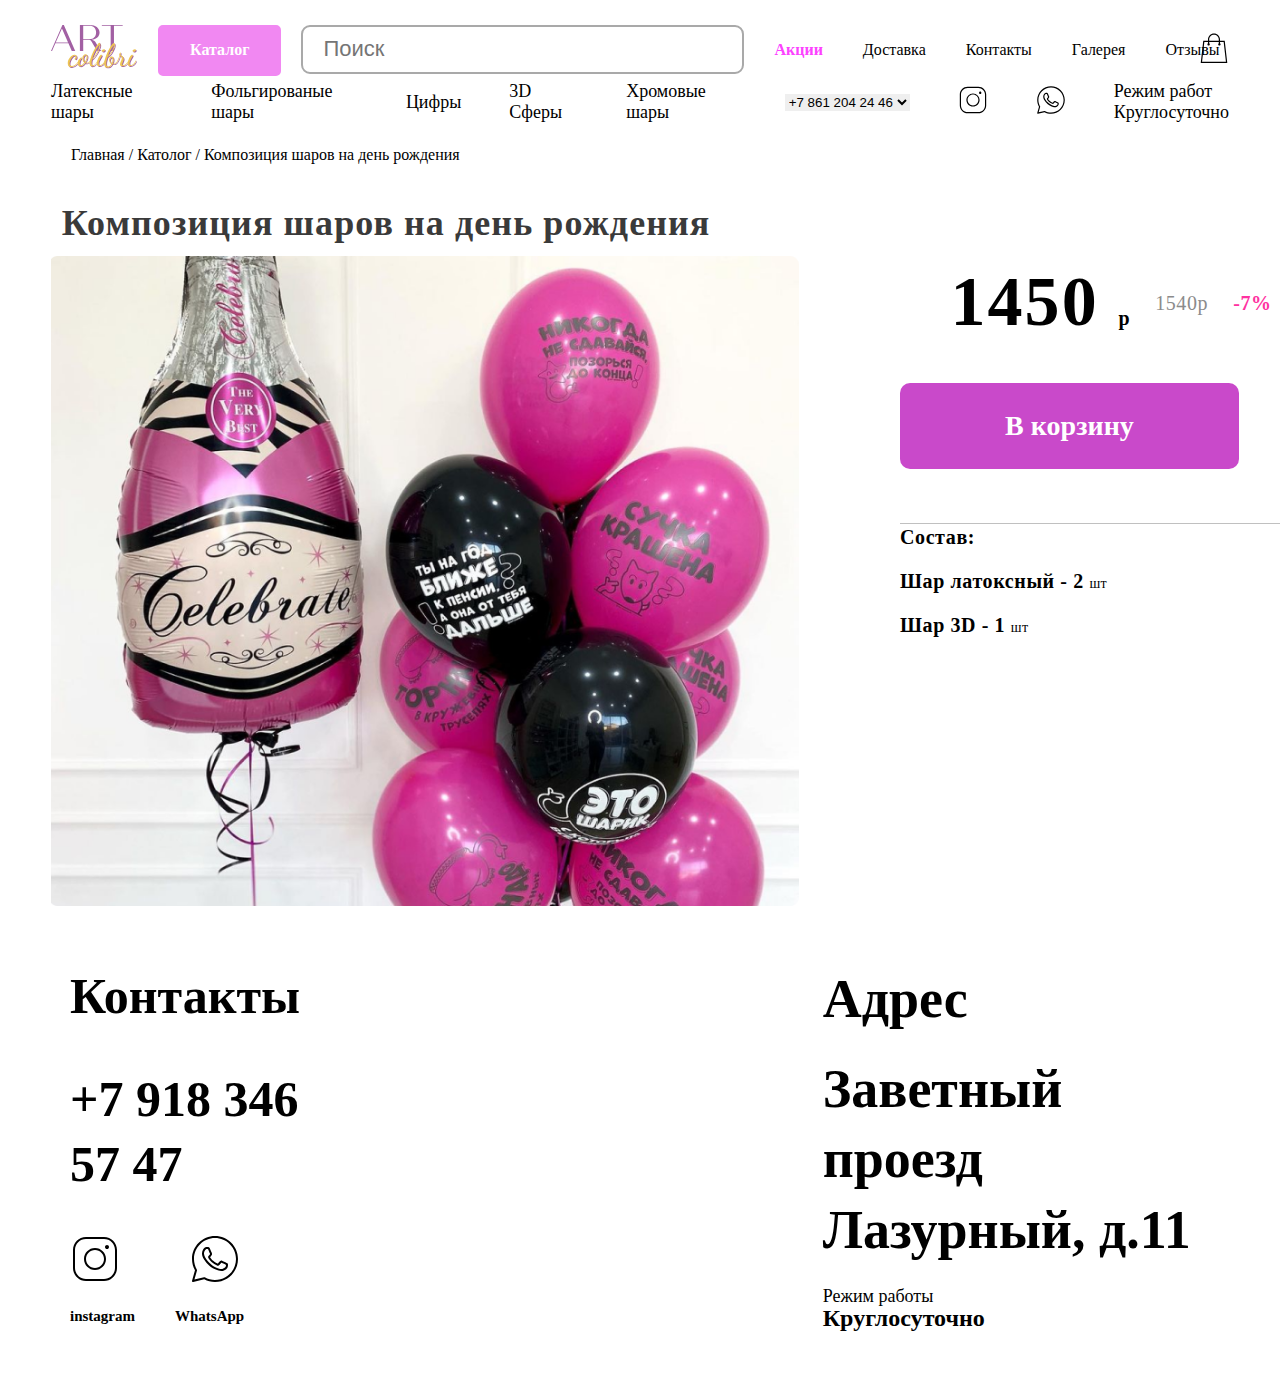
<file: html/birthday.html>
<!DOCTYPE html>
<html lang="en">
  <head>
    <meta charset="UTF-8" />
    <meta name="viewport" content="width=device-width, initial-scale=1.0" />
    <title>Композиция шаров на день рождения</title>
    <link rel="stylesheet" href="../style/birthday.css" />
    <link rel="stylesheet" href="../media/birthday_media.css" />
  </head>
  <body>
    <div class="conteiner">
      <div class="bbq">
        <a href="#">
          <svg
            xmlns="http://www.w3.org/2000/svg"
            width="24"
            height="24"
            viewBox="0 0 24 24"
            fill="none"
            class="clear"
          >
            <path
              d="M3.70465 3.01501L3.01465 3.70501L11.3096 12L3.01465 20.295L3.70465 20.985L11.9996 12.69L20.2946 20.985L20.9846 20.295L12.6896 12L20.9846 3.70501L20.2946 3.01501L11.9996 11.31L3.70465 3.01501Z"
              fill="black"
            />
          </svg>
        </a>
        <div class="navlinks">
          <ul>
            <li>
              <a
                href=""
                style="
                  color: #fc42ff;
                  font-family: Montserrat;
                  font-size: 24px;
                  font-style: normal;
                  font-weight: 600;
                  line-height: 130%; /* 20.8px */
                "
                >Акции</a
              >
            </li>
            <li><a href="">Контакты</a></li>
            <li><a href="" class="gal">Галерея</a></li>
            <li><a href="">Отзывы</a></li>
            <li><a href="">Доставка</a></li>
          </ul>
        </div>
        <br />
        <br />
        <br />
        <div class="box"></div>
        <p
          style="
            color: #7e7e7e;
            font-family: Montserrat;
            font-size: 10px;
            font-style: normal;
            font-weight: 500;
            line-height: 130%; /* 13px */
          "
        >
          Телефон
        </p>
        <h1>+7 861 204 24 46</h1>
        <br />
        <p
          style="
            color: #7e7e7e;
            font-family: Montserrat;
            font-size: 10px;
            font-style: normal;
            font-weight: 500;
            line-height: 130%; /* 13px */
          "
        >
          Мы в соц. сетях
        </p>
        <br />
        <div class="flex">
          <svg
            xmlns="http://www.w3.org/2000/svg"
            width="30"
            height="30"
            viewBox="0 0 30 30"
            fill="none"
          >
            <path
              d="M9.5998 1.8C5.2993 1.8 1.7998 5.29949 1.7998 9.6V20.4C1.7998 24.7005 5.2993 28.2 9.5998 28.2H20.3998C24.7003 28.2 28.1998 24.7005 28.1998 20.4V9.6C28.1998 5.29949 24.7003 1.8 20.3998 1.8H9.5998ZM9.5998 3H20.3998C24.0517 3 26.9998 5.94811 26.9998 9.6V20.4C26.9998 24.0519 24.0517 27 20.3998 27H9.5998C5.94791 27 2.9998 24.0519 2.9998 20.4V9.6C2.9998 5.94811 5.94791 3 9.5998 3ZM22.1998 6.6C21.8815 6.6 21.5763 6.72643 21.3513 6.95147C21.1262 7.17652 20.9998 7.48174 20.9998 7.8C20.9998 8.11826 21.1262 8.42348 21.3513 8.64853C21.5763 8.87357 21.8815 9 22.1998 9C22.5181 9 22.8233 8.87357 23.0483 8.64853C23.2734 8.42348 23.3998 8.11826 23.3998 7.8C23.3998 7.48174 23.2734 7.17652 23.0483 6.95147C22.8233 6.72643 22.5181 6.6 22.1998 6.6ZM14.9998 8.4C11.3618 8.4 8.39981 11.362 8.39981 15C8.39981 18.638 11.3618 21.6 14.9998 21.6C18.6378 21.6 21.5998 18.638 21.5998 15C21.5998 11.362 18.6378 8.4 14.9998 8.4ZM14.9998 9.6C17.9893 9.6 20.3998 12.0106 20.3998 15C20.3998 17.9894 17.9893 20.4 14.9998 20.4C12.0104 20.4 9.5998 17.9894 9.5998 15C9.5998 12.0106 12.0104 9.6 14.9998 9.6Z"
              fill="black"
            />
          </svg>
          <svg
            xmlns="http://www.w3.org/2000/svg"
            width="30"
            height="30"
            viewBox="0 0 30 30"
            fill="none"
          >
            <path
              d="M15.0002 1.2C7.38592 1.2 1.2002 7.38572 1.2002 15C1.2002 17.4475 1.87141 19.7315 2.99082 21.7254L1.22246 28.0383C1.19421 28.1393 1.19293 28.246 1.21876 28.3476C1.24458 28.4493 1.29661 28.5424 1.36965 28.6177C1.44268 28.693 1.53418 28.7478 1.63502 28.7767C1.73585 28.8056 1.8425 28.8076 1.94434 28.7824L8.52676 27.1512C10.461 28.1838 12.6557 28.8 15.0002 28.8C22.6145 28.8 28.8002 22.6143 28.8002 15C28.8002 7.38572 22.6145 1.2 15.0002 1.2ZM15.0002 2.4C21.9659 2.4 27.6002 8.03428 27.6002 15C27.6002 21.9657 21.9659 27.6 15.0002 27.6C12.767 27.6 10.6755 27.0178 8.85723 26.0004C8.72424 25.9261 8.56798 25.9051 8.42012 25.9418L2.65566 27.3703L4.20137 21.8555C4.22348 21.7775 4.22959 21.6959 4.21932 21.6156C4.20905 21.5352 4.18261 21.4578 4.1416 21.3879C3.03661 19.5142 2.4002 17.3341 2.4002 15C2.4002 8.03428 8.03447 2.4 15.0002 2.4ZM9.98574 7.8C9.60112 7.8 9.05182 7.94309 8.60059 8.4293C8.32956 8.72133 7.20019 9.82171 7.20019 11.7562C7.20019 13.7732 8.59903 15.5135 8.76816 15.7371H8.76934V15.7383C8.75329 15.7172 8.98401 16.0513 9.29199 16.452C9.59997 16.8526 10.0306 17.3788 10.5717 17.9484C11.6538 19.0877 13.1752 20.4045 15.0635 21.2098C15.9331 21.5801 16.6191 21.8036 17.1389 21.9668C18.1021 22.2693 18.9794 22.2233 19.6385 22.1262C20.1318 22.0535 20.6743 21.8167 21.2111 21.477C21.7479 21.1372 22.274 20.7148 22.5061 20.073C22.6723 19.6129 22.7567 19.1878 22.7873 18.8379C22.8026 18.663 22.8045 18.5086 22.7932 18.3656C22.7818 18.2227 22.7939 18.1132 22.6607 17.8945C22.3814 17.4359 22.065 17.4239 21.735 17.2605C21.5516 17.1698 21.0294 16.9148 20.5057 16.6652C19.9825 16.416 19.5295 16.1952 19.2506 16.0957C19.0743 16.0323 18.8591 15.941 18.5486 15.9762C18.2381 16.0113 17.9315 16.2354 17.7529 16.5C17.5837 16.7508 16.9024 17.555 16.6947 17.7914C16.692 17.7897 16.71 17.798 16.6279 17.7574C16.3711 17.6303 16.0569 17.5222 15.592 17.277C15.1271 17.0317 14.5455 16.6696 13.9092 16.1086V16.1074C12.962 15.2736 12.2986 14.2267 12.0893 13.875C12.1034 13.8582 12.0876 13.8785 12.1174 13.8492L12.1186 13.848C12.3325 13.6374 12.522 13.3857 12.6822 13.2012C12.9093 12.9395 13.0096 12.7089 13.1182 12.4934C13.3346 12.0639 13.2141 11.5912 13.0889 11.3426V11.3414C13.0975 11.3586 13.0211 11.1901 12.9389 10.9957C12.8564 10.8008 12.7512 10.548 12.6389 10.2785C12.4142 9.7395 12.1634 9.13495 12.0143 8.78086V8.77969C11.8385 8.36261 11.6008 8.06214 11.29 7.91719C10.9792 7.77223 10.7047 7.81344 10.6936 7.81289H10.6924C10.4706 7.80266 10.2272 7.8 9.98574 7.8ZM9.98574 9C10.2171 9 10.4451 9.00282 10.6361 9.01172C10.8326 9.02151 10.8204 9.02231 10.7826 9.00469C10.7442 8.98678 10.7963 8.98097 10.908 9.24609C11.0541 9.59281 11.3061 10.1995 11.5314 10.7402C11.6441 11.0106 11.7496 11.2643 11.8338 11.4633C11.918 11.6623 11.9636 11.7734 12.0166 11.8793V11.8805L12.0178 11.8816C12.0697 11.9841 12.0651 11.9185 12.0471 11.9543C11.9205 12.2056 11.9033 12.2673 11.7752 12.4148C11.5802 12.6395 11.3813 12.89 11.276 12.9937C11.1839 13.0842 11.0176 13.2252 10.9139 13.5012C10.8099 13.7775 10.8584 14.1567 11.0252 14.4398C11.2472 14.8168 11.9788 16.0076 13.1158 17.0086C13.8319 17.6398 14.4989 18.0576 15.0318 18.3387C15.5647 18.6198 15.9988 18.784 16.0959 18.832C16.3265 18.9462 16.5786 19.0348 16.8717 18.9996C17.1648 18.9644 17.4175 18.7866 17.5783 18.6047L17.5795 18.6035C17.7936 18.3608 18.4297 17.6344 18.735 17.1867C18.7479 17.1913 18.7437 17.1877 18.8451 17.2242V17.2254H18.8463C18.8926 17.2419 19.4728 17.5016 19.99 17.748C20.5073 17.9945 21.0323 18.2507 21.2029 18.3352C21.4491 18.457 21.5655 18.5363 21.5955 18.5367C21.5975 18.5895 21.5996 18.6467 21.592 18.7336C21.5709 18.9746 21.5065 19.3081 21.3775 19.6652C21.3143 19.84 20.9852 20.2006 20.5701 20.4633C20.155 20.726 19.6498 20.9115 19.4627 20.9391C18.9001 21.022 18.2322 21.0522 17.4986 20.8219C16.99 20.6622 16.3558 20.4556 15.5346 20.1059C13.8691 19.3956 12.4535 18.1869 11.4424 17.1223C10.9368 16.5899 10.5317 16.0944 10.2436 15.7195C9.95591 15.3453 9.83031 15.1506 9.72558 15.0129L9.72441 15.0117C9.53852 14.7659 8.4002 13.1825 8.4002 11.7562C8.4002 10.2468 9.10129 9.65486 9.48066 9.24609C9.67983 9.0315 9.89756 9 9.98574 9Z"
              fill="black"
            />
          </svg>
        </div>
      </div>
      <div class="navbar">
        <svg
          xmlns="http://www.w3.org/2000/svg"
          width="16"
          height="6"
          viewBox="0 0 16 6"
          fill="none"
          class="menu"
        >
          <rect width="16" height="1" fill="#787878" />
          <rect y="5" width="11" height="1" fill="#787878" />
        </svg>
        <svg
          xmlns="http://www.w3.org/2000/svg"
          width="18"
          height="18"
          viewBox="0 0 18 18"
          fill="none"
          class="menu1"
        >
          <path
            d="M5.39961 3.23999C4.83148 3.23999 4.37164 3.63796 4.07211 4.16249C3.77258 4.68702 3.59961 5.36905 3.59961 6.11999C3.59961 6.87093 3.77258 7.55296 4.07211 8.07749C4.37164 8.60202 4.83148 8.99999 5.39961 8.99999C5.96773 8.99999 6.42758 8.60202 6.72711 8.07749C7.02664 7.55296 7.19961 6.87093 7.19961 6.11999C7.19961 5.36905 7.02664 4.68702 6.72711 4.16249C6.42758 3.63796 5.96773 3.23999 5.39961 3.23999ZM12.2059 3.27374L4.92711 14.7262H5.75961L13.0271 3.27374H12.2059ZM5.39961 3.95999C5.62742 3.95999 5.88758 4.12312 6.10836 4.51124C6.32914 4.89937 6.47961 5.48015 6.47961 6.11999C6.47961 6.75983 6.32914 7.34062 6.10836 7.72874C5.88758 8.11687 5.62742 8.27999 5.39961 8.27999C5.1718 8.27999 4.91164 8.11687 4.69086 7.72874C4.47008 7.34062 4.31961 6.75983 4.31961 6.11999C4.31961 5.48015 4.47008 4.89937 4.69086 4.51124C4.91164 4.12312 5.1718 3.95999 5.39961 3.95999ZM12.5996 8.99999C12.0315 8.99999 11.5716 9.39796 11.2721 9.92249C10.9726 10.447 10.7996 11.1291 10.7996 11.88C10.7996 12.6309 10.9726 13.313 11.2721 13.8375C11.5716 14.362 12.0315 14.76 12.5996 14.76C13.1677 14.76 13.6276 14.362 13.9271 13.8375C14.2266 13.313 14.3996 12.6309 14.3996 11.88C14.3996 11.1291 14.2266 10.447 13.9271 9.92249C13.6276 9.39796 13.1677 8.99999 12.5996 8.99999ZM12.5996 9.71999C12.8274 9.71999 13.0876 9.88312 13.3084 10.2712C13.5291 10.6594 13.6796 11.2401 13.6796 11.88C13.6796 12.5198 13.5291 13.1006 13.3084 13.4887C13.0876 13.8769 12.8274 14.04 12.5996 14.04C12.3718 14.04 12.1116 13.8769 11.8909 13.4887C11.6701 13.1006 11.5196 12.5198 11.5196 11.88C11.5196 11.2401 11.6701 10.6594 11.8909 10.2712C12.1116 9.88312 12.3718 9.71999 12.5996 9.71999Z"
            fill="black"
          />
        </svg>
        <div class="logo">
          <svg
            xmlns="http://www.w3.org/2000/svg"
            width="87"
            height="44"
            viewBox="0 0 87 44"
            fill="none"
            class="logoBtn"
          >
            <g clip-path="url(#clip0_2_253)">
              <path
                d="M21.0193 42.9524C20.5537 42.9646 20.0905 42.8816 19.6581 42.7086C19.2256 42.5356 18.833 42.2763 18.5042 41.9464C17.8361 41.2744 17.502 40.2722 17.502 38.9283C17.5015 37.8741 17.709 36.8303 18.1125 35.8564C18.509 34.8822 19.0544 33.9754 19.7291 33.1685C20.3576 32.4111 21.1124 31.768 21.9601 31.2678C22.6893 30.8216 23.5243 30.5777 24.3792 30.5613C25.2393 30.5613 25.8268 30.8147 26.1416 31.3292C26.4434 31.7992 26.6058 32.3451 26.6101 32.9036C26.6212 33.4662 26.4749 34.0208 26.1877 34.5048C26.0774 34.7144 25.9116 34.8897 25.7085 35.0116C25.5053 35.1335 25.2727 35.1972 25.0358 35.196C24.8575 35.195 24.682 35.1516 24.5238 35.0695C24.3656 34.9874 24.2292 34.8689 24.1257 34.7237C24.5028 34.4819 24.7901 34.1231 24.9436 33.7023C25.1612 33.246 25.279 32.7485 25.2892 32.2431C25.3002 32.0388 25.2508 31.8358 25.1471 31.6595C25.0785 31.5841 24.9929 31.5263 24.8973 31.4909C24.8018 31.4555 24.6992 31.4435 24.598 31.456C23.9437 31.4947 23.325 31.7672 22.8547 32.2239C22.2047 32.7856 21.643 33.4419 21.1883 34.1707C20.6773 34.9584 20.2562 35.8007 19.9326 36.682C19.6237 37.4745 19.4585 38.3158 19.445 39.1664C19.4397 39.7943 19.6028 40.4122 19.9173 40.9557C20.2283 41.501 20.8388 41.7736 21.7374 41.7736C22.6256 41.7601 23.496 41.5223 24.2678 41.0824C25.1729 40.5737 25.9762 39.9019 26.637 39.1011C27.3933 38.2051 27.9896 37.1854 28.3995 36.0868L28.8065 36.4017C28.3404 37.6293 27.672 38.7701 26.829 39.7769C26.0547 40.7165 25.1183 41.5098 24.0643 42.1192C23.1386 42.6559 22.0893 42.9431 21.0193 42.9524Z"
                fill="#A260A3"
              />
              <path
                d="M29.9738 42.196C29.0701 42.196 28.4302 41.9195 28.0539 41.3665C27.6614 40.7648 27.463 40.0572 27.4856 39.3391C27.4919 38.6567 27.598 37.9788 27.8004 37.327C28.0052 36.6493 28.2847 35.9963 28.6337 35.3802C28.934 34.8277 29.3232 34.3282 29.7856 33.9019C30.1345 33.5589 30.5985 33.3577 31.0873 33.3374C31.1989 33.3382 31.31 33.3537 31.4175 33.3835C31.5327 33.4181 31.6441 33.4526 31.7478 33.4949C31.4794 33.7694 31.2518 34.081 31.072 34.4203C30.7902 34.9142 30.5438 35.4275 30.3347 35.9562C30.1089 36.5155 29.9153 37.0873 29.7549 37.6688C29.6119 38.1387 29.5318 38.6255 29.5168 39.1164C29.478 39.5924 29.588 40.0688 29.8317 40.4795C29.922 40.6128 30.0441 40.7215 30.1868 40.7959C30.3296 40.8703 30.4886 40.908 30.6496 40.9058C31.2354 40.845 31.7861 40.5973 32.2201 40.1992C32.8848 39.668 33.4853 39.061 34.0094 38.3907C33.3993 37.876 32.9291 37.2156 32.6424 36.4708C32.3244 35.7092 32.16 34.8923 32.1586 34.067C32.1533 33.401 32.2759 32.7401 32.5196 32.1202C32.7332 31.5483 33.0966 31.0444 33.5717 30.6611C34.0447 30.2893 34.633 30.095 35.2343 30.112C36.0945 30.112 36.6704 30.3424 36.9623 30.8032C37.2829 31.3267 37.4431 31.9328 37.423 32.5464C37.3974 33.4812 37.1942 34.4025 36.824 35.2612C36.4215 36.2686 35.9171 37.2323 35.3188 38.1372C35.6832 38.3431 36.0945 38.4516 36.513 38.4521C36.8975 38.4427 37.2783 38.374 37.6419 38.2486C38.0962 38.0915 38.5169 37.8506 38.8822 37.5382C39.3152 37.1744 39.6549 36.7123 39.8729 36.1904L40.2569 36.5015C39.9269 37.3841 39.2996 38.1242 38.4828 38.5942C37.8159 38.9745 37.0654 39.1842 36.298 39.2047C36.0401 39.204 35.7829 39.1783 35.53 39.1279C35.2811 39.0765 35.0388 38.9966 34.8081 38.8898C34.144 39.7836 33.3552 40.5776 32.4658 41.2475C31.7618 41.8286 30.886 42.1619 29.9738 42.196ZM34.5816 37.5882C35.1 36.8242 35.5376 36.0083 35.8871 35.1537C36.2139 34.3936 36.39 33.5772 36.4055 32.75C36.4388 32.2884 36.3459 31.8265 36.1367 31.4137C36.0743 31.288 35.9787 31.1819 35.8602 31.1068C35.7418 31.0316 35.605 30.9904 35.4647 30.9875C35.0423 30.9875 34.6161 31.2947 34.1746 31.9014C33.7142 32.5792 33.4828 33.3865 33.5141 34.2053C33.5155 34.828 33.606 35.4474 33.7829 36.0445C33.9403 36.6077 34.2151 37.1311 34.5892 37.5805L34.5816 37.5882Z"
                fill="#A260A3"
              />
              <path
                d="M41.8811 42.146C40.9775 42.146 40.3375 41.8376 39.9612 41.2206C39.5543 40.5228 39.3532 39.724 39.3814 38.9167C39.4129 37.7043 39.6026 36.5012 39.9458 35.338C40.3578 33.8534 40.8566 32.3944 41.4395 30.9683C42.0565 29.4323 42.7323 27.9399 43.467 26.491C44.2017 25.0421 44.9338 23.7174 45.6634 22.5168C46.2615 21.5117 46.9394 20.5563 47.6908 19.6599C48.309 18.9457 48.7967 18.5925 49.1538 18.5925C49.2743 18.5973 49.3912 18.6358 49.4909 18.7037C49.5907 18.7716 49.6695 18.8661 49.7182 18.9765C49.8768 19.2723 49.9932 19.589 50.0638 19.9172C50.1428 20.2417 50.1853 20.574 50.1905 20.9079C50.1559 21.6631 50.0124 22.4093 49.7643 23.1235C49.4309 24.1639 49.0321 25.1822 48.5701 26.1723C48.0307 27.3373 47.423 28.4695 46.75 29.5629C46.0479 30.702 45.2786 31.7983 44.4461 32.8459C43.6714 33.8338 42.7921 34.735 41.8235 35.5338C41.6968 36.0983 41.6008 36.6474 41.524 37.1811C41.4532 37.69 41.4173 38.2032 41.4165 38.717C41.3771 39.3444 41.4959 39.9715 41.7621 40.541C41.8615 40.7276 42.0115 40.8824 42.1949 40.9876C42.3782 41.0929 42.5876 41.1444 42.7988 41.1361C43.4365 41.1026 44.0377 40.8281 44.4807 40.3682C45.0835 39.8045 45.6113 39.1657 46.0512 38.4675C46.5375 37.7117 46.9626 36.9181 47.3222 36.0944L47.7945 36.3479C47.1093 37.8899 46.1868 39.3151 45.0605 40.5717C44.0647 41.6212 43.0049 42.146 41.8811 42.146ZM42.1 34.4663C42.8769 33.6801 43.5907 32.834 44.2349 31.9359C44.9248 30.9797 45.5656 29.989 46.1548 28.9677C46.7539 27.9425 47.2838 26.9441 47.7445 25.9842C48.1521 25.1424 48.5086 24.2769 48.812 23.3923C49.0257 22.8215 49.1551 22.2225 49.196 21.6144C49.2119 21.4737 49.1838 21.3314 49.1154 21.2074C49.0655 21.146 49.0194 21.1114 48.9771 21.1114C48.8082 21.1114 48.5202 21.3802 48.1132 21.9139C47.598 22.6048 47.1199 23.3226 46.6809 24.0642C46.1408 24.9653 45.5866 25.9893 45.0183 27.1361C44.45 28.2829 43.9098 29.4874 43.3978 30.7494C42.9029 31.9657 42.4697 33.2063 42.1 34.4663Z"
                fill="#A260A3"
              />
              <path
                d="M48.9426 42.0078C48.6 42.0333 48.2563 41.977 47.9399 41.8434C47.6234 41.7099 47.3432 41.503 47.1225 41.2398C46.7156 40.7029 46.5043 40.0432 46.5235 39.3698C46.5438 38.7536 46.6339 38.1417 46.7923 37.5459C46.9858 36.7657 47.2216 35.9966 47.4988 35.242C47.7809 34.4581 48.1223 33.6969 48.5202 32.965C48.8532 32.3307 49.2704 31.7442 49.7605 31.2217C49.9195 31.0286 50.1156 30.8694 50.3372 30.7533C50.5588 30.6372 50.8014 30.5667 51.0506 30.5459C51.2277 30.5419 51.4 30.6034 51.5345 30.7187C51.6061 30.7837 51.662 30.8641 51.6979 30.954C51.7338 31.0438 51.7488 31.1406 51.7418 31.2371C51.6713 31.6762 51.5048 32.0945 51.2542 32.462C50.9278 33.0264 50.5476 33.6754 50.1022 34.4088C49.6583 35.1453 49.2732 35.9156 48.9503 36.7127C48.6407 37.442 48.4751 38.2243 48.4626 39.0166C48.4626 39.7845 48.5893 40.2722 48.8466 40.5256C49.0039 40.6622 49.1867 40.7663 49.3843 40.8322C49.582 40.8981 49.7907 40.9244 49.9985 40.9096C50.7102 40.9096 51.4692 40.5538 52.2755 39.8421C53.0819 39.1305 53.9356 37.8838 54.8367 36.1021L55.117 36.417C54.6406 38.0141 53.7332 39.449 52.4944 40.564C51.5233 41.4579 50.2619 41.9707 48.9426 42.0078ZM52.7133 27.6199C52.3973 27.6245 52.0866 27.5378 51.8186 27.3703C51.6935 27.2866 51.5923 27.1718 51.525 27.0372C51.4577 26.9025 51.4265 26.7527 51.4346 26.6024C51.45 26.3598 51.5292 26.1256 51.664 25.9233C51.7988 25.7211 51.9846 25.558 52.2026 25.4504C52.6573 25.144 53.1904 24.9748 53.7385 24.9628C54.0123 24.9481 54.283 25.0266 54.5065 25.1855C54.6106 25.2822 54.6903 25.4022 54.739 25.5357C54.7878 25.6692 54.8041 25.8124 54.7868 25.9534C54.7717 26.1813 54.7059 26.403 54.5944 26.6023C54.4828 26.8015 54.3281 26.9734 54.1417 27.1054C53.7468 27.4471 53.2393 27.6305 52.7171 27.6199H52.7133Z"
                fill="#A260A3"
              />
              <path
                d="M57.179 43.4861C56.0885 43.4861 55.277 43.1303 54.7446 42.4187C54.1699 41.5677 53.8882 40.5527 53.9421 39.5273C53.9717 38.274 54.1508 37.0288 54.4758 35.818C54.8628 34.3012 55.3359 32.8076 55.8927 31.3446C56.4763 29.7805 57.1304 28.2561 57.8549 26.7713C58.5793 25.2866 59.3076 23.9414 60.0397 22.7357C60.6407 21.7103 61.3348 20.7424 62.1132 19.8443C62.7634 19.1224 63.2972 18.7614 63.7144 18.7614C64.0715 18.7614 64.325 18.9803 64.4824 19.4219C64.6374 19.8438 64.718 20.2895 64.7205 20.739C64.6936 21.4664 64.5644 22.1864 64.3365 22.8777C64.0499 23.8002 63.6917 24.6989 63.2652 25.5656C62.7937 26.5367 62.2589 27.4757 61.664 28.3764C61.0779 29.2704 60.4218 30.1166 59.7018 30.9068C59.0744 31.609 58.3488 32.2168 57.5477 32.7116C57.3333 33.1764 57.1499 33.6549 56.9986 34.1438C56.7325 34.9578 56.512 35.7859 56.3381 36.6244C56.144 37.5176 56.0449 38.4289 56.0424 39.343C56.0147 40.069 56.1457 40.7924 56.4264 41.4626C56.5356 41.7226 56.7227 41.9424 56.9621 42.0917C57.2014 42.2409 57.4811 42.3122 57.7627 42.2958C58.455 42.2634 59.1174 42.0044 59.6481 41.5585C60.3078 41.0511 60.8445 40.4014 61.2185 39.6578C60.4663 39.2828 59.8589 38.67 59.4906 37.9145C59.1247 37.2012 58.9301 36.4123 58.9223 35.6106C58.8781 34.7349 59.1584 33.8736 59.7095 33.1915C59.9302 32.9101 60.2116 32.6821 60.5328 32.5245C60.8539 32.3669 61.2064 32.2839 61.5641 32.2815C61.8472 32.2739 62.1277 32.3373 62.38 32.4661C62.6322 32.5949 62.8481 32.7849 63.0079 33.0188C63.4057 33.6637 63.5923 34.4168 63.5417 35.1729C63.5395 35.8765 63.4557 36.5775 63.2921 37.2618C63.1211 37.9864 62.8632 38.6878 62.5241 39.3506C62.6278 39.3698 62.7391 39.3852 62.8543 39.3967C63.3155 39.4408 63.7809 39.3896 64.2215 39.2463C64.6621 39.103 65.0685 38.8705 65.4155 38.5635C66.1018 37.9507 66.6761 37.223 67.1127 36.4132C67.5927 35.5495 68.0073 34.651 68.353 33.7253C68.6985 32.796 68.9942 31.9705 69.2476 31.2601C69.1642 31.1574 69.0909 31.0468 69.0288 30.9299C68.9562 30.778 68.9232 30.6103 68.9328 30.4422C68.9268 29.9144 69.1107 29.4019 69.4511 28.9984C69.7967 28.5799 70.0847 28.3687 70.3151 28.3687C70.4841 28.3687 70.5877 28.4762 70.63 28.6836C70.6608 28.8175 70.6814 28.9536 70.6914 29.0906C70.6818 29.3157 70.6228 29.5359 70.5186 29.7357C70.4172 29.9255 70.3583 30.1352 70.3458 30.3501C70.3632 30.5007 70.4166 30.6449 70.5015 30.7706C70.5864 30.8962 70.7002 30.9996 70.8335 31.072L71.9509 31.8706C72.3787 32.188 72.7545 32.5702 73.0644 33.0034C73.4037 33.497 73.5747 34.0868 73.5521 34.6852C73.549 35.3378 73.4186 35.9834 73.1681 36.586C72.9032 37.2234 72.6421 37.8377 72.4002 38.4214C72.1653 38.9128 72.0346 39.4475 72.0162 39.9919C71.9986 40.1266 72.015 40.2637 72.064 40.3904C72.113 40.5172 72.1929 40.6297 72.2965 40.7176C72.4934 40.8439 72.7231 40.9093 72.9569 40.9058C73.5017 40.8874 74.0318 40.7244 74.4928 40.4335C75.0493 40.0962 75.5647 39.6954 76.0288 39.2393C76.5214 38.7659 76.9735 38.2522 77.3804 37.7033C77.735 37.2457 78.0305 36.7451 78.2597 36.2135L78.6706 36.5245C78.2408 37.4562 77.6909 38.3275 77.0348 39.1164C76.3827 39.9317 75.605 40.6381 74.7309 41.2091C73.9541 41.7289 73.0429 42.0117 72.1083 42.0232C71.4984 42.0598 70.8973 41.8636 70.4265 41.4741C70.2161 41.28 70.0517 41.0414 69.9454 40.7757C69.8391 40.5099 69.7935 40.2238 69.8121 39.9381C69.8264 39.2747 69.9767 38.6212 70.2537 38.0182C70.5455 37.3398 70.8335 36.6538 71.1176 35.9601C71.3781 35.3645 71.5215 34.7244 71.54 34.0747C71.5607 33.8034 71.5192 33.531 71.4187 33.2782C71.3182 33.0253 71.1614 32.7987 70.9602 32.6156C70.5826 32.2977 70.1891 31.9991 69.7814 31.7209C69.5254 32.5145 69.2272 33.3938 68.8867 34.3589C68.5453 35.3144 68.1133 36.235 67.5965 37.1082C67.1178 37.9378 66.4843 38.6677 65.7303 39.2585C64.9718 39.8335 64.04 40.1328 63.0886 40.1071C62.9421 40.1064 62.7959 40.0961 62.6508 40.0764L62.1785 40.0149C61.6338 40.954 60.9265 41.7887 60.0896 42.4801C59.2703 43.1514 58.2381 43.5082 57.179 43.4861ZM57.9009 31.4828C58.542 30.9693 59.1171 30.3786 59.6135 29.7242C60.1799 28.9991 60.6993 28.2385 61.1686 27.4472C61.6525 26.6408 62.0787 25.8498 62.4588 25.0741C62.7968 24.3923 63.0905 23.6895 63.3381 22.9699C63.5102 22.5164 63.6162 22.0405 63.653 21.5568C63.6603 21.4871 63.6483 21.4167 63.6184 21.3533C63.6096 21.337 63.5961 21.3235 63.5798 21.3147C63.5634 21.3058 63.5448 21.3019 63.5263 21.3034C63.3573 21.3034 63.0386 21.6029 62.5663 22.2019C61.9887 22.9597 61.4639 23.7565 60.9958 24.5865C60.4199 25.5848 59.849 26.6856 59.2833 27.8887C58.7341 29.0509 58.272 30.2522 57.9009 31.4828ZM61.5449 39.0243C61.7795 38.5338 61.9586 38.0186 62.0787 37.4883C62.2067 36.9486 62.2712 36.3957 62.2707 35.841C62.2972 35.2502 62.195 34.6606 61.9712 34.1131C61.7715 33.6946 61.5257 33.4834 61.2339 33.4834C60.9421 33.4834 60.6387 33.6984 60.4007 34.1285C60.1432 34.6273 60.0189 35.1841 60.0397 35.745C60.0485 36.3572 60.1655 36.963 60.3853 37.5344C60.5953 38.1462 61.0034 38.6705 61.5449 39.0243Z"
                fill="#A260A3"
              />
              <path
                d="M79.8302 42.0078C79.4876 42.034 79.1437 41.9779 78.8271 41.8443C78.5105 41.7108 78.2305 41.5035 78.0101 41.2399C77.6033 40.703 77.3919 40.0432 77.4111 39.3698C77.4294 38.7535 77.5197 38.1414 77.6799 37.5459C77.8716 36.7652 78.1075 35.996 78.3864 35.242C78.6685 34.4581 79.01 33.6969 79.4078 32.965C79.7395 32.3298 80.1568 31.7433 80.6481 31.2217C80.8063 31.0286 81.0017 30.8693 81.2226 30.7532C81.4436 30.6371 81.6857 30.5666 81.9344 30.5459C82.1126 30.542 82.2861 30.6035 82.4221 30.7187C82.4933 30.7839 82.5486 30.8645 82.5839 30.9543C82.6191 31.0442 82.6334 31.1409 82.6256 31.2371C82.557 31.6761 82.3917 32.0945 82.1418 32.462C81.8141 33.0277 81.4301 33.6767 80.9898 34.4088C80.546 35.1454 80.1609 35.9157 79.8379 36.7127C79.53 37.4426 79.3645 38.2246 79.3502 39.0166C79.3502 39.7692 79.4782 40.2722 79.7342 40.5256C79.8915 40.6624 80.0742 40.7667 80.2719 40.8325C80.4696 40.8984 80.6783 40.9246 80.8862 40.9096C81.6004 40.9096 82.3568 40.5525 83.167 39.8421C83.9772 39.1318 84.8258 37.8838 85.7243 36.1021L86.0085 36.417C85.5321 38.0141 84.6247 39.449 83.3859 40.564C82.4135 41.4582 81.1507 41.9709 79.8302 42.0078ZM83.6009 27.62C83.2849 27.6245 82.9743 27.5378 82.7062 27.3704C82.5811 27.2866 82.4799 27.1718 82.4126 27.0372C82.3453 26.9025 82.3142 26.7527 82.3223 26.6024C82.3369 26.3596 82.4157 26.1251 82.5506 25.9227C82.6856 25.7203 82.8717 25.5573 83.0902 25.4504C83.5449 25.1441 84.078 24.9748 84.6262 24.9628C84.9001 24.9466 85.1713 25.0252 85.3941 25.1855C85.4987 25.282 85.5789 25.4019 85.6283 25.5354C85.6777 25.6689 85.6948 25.8121 85.6783 25.9535C85.6632 26.1813 85.5974 26.403 85.4858 26.6023C85.3742 26.8016 85.2196 26.9734 85.0332 27.1054C84.6359 27.4483 84.1256 27.6317 83.6009 27.62Z"
                fill="#A260A3"
              />
              <path
                d="M17.4213 18.3116H4.41964L1.04059 25.9913H0L11.4043 -0.012085H12.8481L24.2178 26.0182H20.762L17.4213 18.3116ZM17.0719 17.5705L10.9282 3.4169L4.71532 17.5705H17.0719Z"
                fill="#A260A3"
              />
              <path
                d="M50.4439 26.0187H46.6579C45.8663 25.4516 45.2106 24.7159 44.7379 23.8646L40.7983 16.9529C40.2648 16.051 39.4766 15.3269 38.5328 14.8717H32.2086V26.0072H28.8986V0H39.1164C44.4922 0 48.5509 3.15635 48.5509 7.39168C48.5509 11.2546 45.3178 14.192 40.7522 14.7488C42.5339 15.2672 43.9815 16.1964 44.7264 17.4981L48.0671 23.1811C48.6593 24.278 49.4679 25.2433 50.4439 26.0187ZM32.2086 14.1152H38.4829C42.4609 14.1152 45.0951 11.4773 45.0951 7.43008C45.0951 3.3829 42.4609 0.744929 38.4829 0.744929H32.2086V14.1152Z"
                fill="#A260A3"
              />
              <path
                d="M71.6936 0.744929H62.9657V26.0187H59.6595V0.744929H50.8625V0H71.7013L71.6936 0.744929Z"
                fill="#A260A3"
              />
              <path
                d="M20.2513 42.1844C19.7857 42.1966 19.3225 42.1136 18.8901 41.9406C18.4576 41.7676 18.065 41.5083 17.7362 41.1784C17.0681 40.5064 16.734 39.5042 16.734 38.1603C16.7335 37.1061 16.941 36.0622 17.3445 35.0884C17.741 34.1142 18.2864 33.2074 18.9611 32.4005C19.5896 31.6431 20.3444 31 21.1921 30.4998C21.9213 30.0535 22.7563 29.8097 23.6112 29.7933C24.4713 29.7933 25.0588 30.0467 25.3736 30.5612C25.6754 31.0312 25.8378 31.5771 25.8421 32.1356C25.8531 32.6982 25.7069 33.2528 25.4197 33.7368C25.3094 33.9464 25.1436 34.1217 24.9405 34.2436C24.7373 34.3654 24.5046 34.4292 24.2678 34.428C24.0895 34.427 23.914 34.3836 23.7558 34.3015C23.5976 34.2194 23.4612 34.1009 23.3577 33.9557C23.7348 33.7139 24.0221 33.3551 24.1756 32.9343C24.3932 32.478 24.511 31.9805 24.5212 31.4751C24.5322 31.2708 24.4828 31.0678 24.3791 30.8915C24.3105 30.8161 24.2249 30.7583 24.1293 30.7229C24.0338 30.6875 23.9312 30.6755 23.83 30.688C23.1757 30.7267 22.557 30.9992 22.0867 31.4559C21.4367 32.0176 20.875 32.6739 20.4203 33.4027C19.9093 34.1904 19.4882 35.0327 19.1646 35.914C18.8557 36.7065 18.6905 37.5478 18.677 38.3983C18.6717 39.0263 18.8348 39.6442 19.1493 40.1877C19.4603 40.733 20.0708 41.0056 20.9693 41.0056C21.8576 40.9921 22.728 40.7543 23.4998 40.3144C24.4049 39.8057 25.2082 39.1339 25.869 38.3331C26.6253 37.4371 27.2215 36.4174 27.6315 35.3188L28.0385 35.6337C27.5724 36.8613 26.904 38.0021 26.061 39.0089C25.2867 39.9485 24.3503 40.7418 23.2963 41.3512C22.3706 41.8879 21.3213 42.1751 20.2513 42.1844Z"
                fill="#EDC454"
              />
              <path
                d="M29.2058 41.428C28.3022 41.428 27.6622 41.1515 27.2859 40.5986C26.8934 39.9969 26.6951 39.2892 26.7176 38.5712C26.724 37.8887 26.8301 37.2109 27.0325 36.5591C27.2373 35.8813 27.5167 35.2284 27.8657 34.6123C28.1661 34.0597 28.5552 33.5603 29.0177 33.134C29.3666 32.791 29.8305 32.5898 30.3194 32.5695C30.431 32.5703 30.542 32.5857 30.6496 32.6156C30.7648 32.6501 30.8762 32.6847 30.9798 32.7269C30.7114 33.0015 30.4838 33.3131 30.304 33.6523C30.0223 34.1462 29.7759 34.6595 29.5668 35.1883C29.341 35.7476 29.1474 36.3194 28.987 36.9008C28.8439 37.3707 28.7639 37.8575 28.7489 38.3485C28.71 38.8245 28.82 39.3008 29.0638 39.7116C29.1541 39.8449 29.2761 39.9536 29.4189 40.028C29.5617 40.1024 29.7207 40.1401 29.8816 40.1378C30.4674 40.0771 31.0181 39.8294 31.4521 39.4313C32.1169 38.9001 32.7174 38.2931 33.2415 37.6227C32.6314 37.1081 32.1612 36.4477 31.8745 35.7028C31.5564 34.9413 31.392 34.1244 31.3907 33.2991C31.3854 32.633 31.5079 31.9722 31.7516 31.3523C31.9652 30.7804 32.3286 30.2764 32.8038 29.8931C33.2767 29.5213 33.865 29.327 34.4664 29.344C35.3265 29.344 35.9025 29.5744 36.1943 30.0352C36.515 30.5588 36.6752 31.1649 36.6551 31.7785C36.6295 32.7132 36.4262 33.6346 36.0561 34.4933C35.6535 35.5007 35.1492 36.4643 34.5509 37.3693C34.9153 37.5752 35.3266 37.6836 35.7451 37.6842C36.1296 37.6747 36.5104 37.6061 36.874 37.4807C37.3282 37.3236 37.7489 37.0826 38.1142 36.7703C38.5473 36.4065 38.887 35.9444 39.1049 35.4225L39.4889 35.7335C39.159 36.6162 38.5316 37.3562 37.7149 37.8262C37.048 38.2066 36.2975 38.4163 35.53 38.4368C35.2722 38.4361 35.015 38.4104 34.7621 38.36C34.5131 38.3085 34.2709 38.2287 34.0402 38.1219C33.3761 39.0157 32.5873 39.8096 31.6979 40.4796C30.9938 41.0607 30.1181 41.394 29.2058 41.428ZM33.8136 36.8202C34.3321 36.0562 34.7696 35.2403 35.1192 34.3858C35.446 33.6256 35.622 32.8093 35.6376 31.982C35.6709 31.5205 35.578 31.0585 35.3688 30.6457C35.3064 30.5201 35.2108 30.414 35.0923 30.3388C34.9738 30.2637 34.837 30.2224 34.6968 30.2195C34.2744 30.2195 33.8482 30.5267 33.4066 31.1334C32.9463 31.8112 32.7149 32.6185 32.7462 33.4373C32.7476 34.0601 32.8381 34.6795 33.0149 35.2766C33.1723 35.8397 33.4471 36.3632 33.8213 36.8125L33.8136 36.8202Z"
                fill="#EDC454"
              />
              <path
                d="M41.1131 41.3781C40.2095 41.3781 39.5695 41.0696 39.1932 40.4527C38.7862 39.7549 38.5852 38.9561 38.6134 38.1488C38.6449 36.9364 38.8346 35.7333 39.1778 34.57C39.5898 33.0855 40.0886 31.6264 40.6715 30.2003C41.2885 28.6644 41.9643 27.172 42.699 25.7231C43.4336 24.2742 44.1658 22.9494 44.8953 21.7488C45.4934 20.7437 46.1714 19.7884 46.9228 18.892C47.541 18.1778 48.0286 17.8245 48.3858 17.8245C48.5063 17.8293 48.6232 17.8679 48.7229 17.9357C48.8227 18.0036 48.9015 18.0981 48.9502 18.2085C49.1088 18.5044 49.2251 18.8211 49.2958 19.1493C49.3748 19.4737 49.4173 19.806 49.4225 20.1399C49.3879 20.8952 49.2444 21.6414 48.9963 22.3555C48.6629 23.396 48.2641 24.4143 47.8021 25.4044C47.2627 26.5694 46.6549 27.7016 45.982 28.7949C45.2799 29.934 44.5106 31.0303 43.6781 32.078C42.9034 33.0659 42.024 33.9671 41.0555 34.7659C40.9288 35.3303 40.8328 35.8794 40.756 36.4132C40.6852 36.9221 40.6493 37.4353 40.6485 37.9491C40.6091 38.5764 40.7279 39.2036 40.9941 39.773C41.0935 39.9596 41.2435 40.1144 41.4269 40.2197C41.6102 40.325 41.8196 40.3764 42.0308 40.3682C42.6685 40.3346 43.2697 40.0601 43.7127 39.6002C44.3155 39.0366 44.8433 38.3978 45.2832 37.6995C45.7696 36.9437 46.1946 36.1502 46.5542 35.3265L47.0265 35.5799C46.3413 37.122 45.4188 38.5472 44.2925 39.8037C43.2967 40.8533 42.2369 41.3781 41.1131 41.3781ZM41.332 33.6984C42.1089 32.9122 42.8227 32.0661 43.4669 31.168C44.1568 30.2117 44.7976 29.2211 45.3868 28.1998C45.9859 27.1745 46.5158 26.1762 46.9765 25.2162C47.3841 24.3745 47.7406 23.509 48.044 22.6243C48.2577 22.0535 48.3871 21.4546 48.428 20.8465C48.4439 20.7057 48.4158 20.5635 48.3474 20.4395C48.2974 20.378 48.2514 20.3435 48.2091 20.3435C48.0402 20.3435 47.7522 20.6122 47.3452 21.146C46.83 21.8369 46.3519 22.5547 45.9129 23.2963C45.3702 24.1974 44.816 25.2213 44.2503 26.3682C43.6845 27.515 43.1444 28.7194 42.6298 29.9814C42.1349 31.1978 41.7017 32.4383 41.332 33.6984Z"
                fill="#EDC454"
              />
              <path
                d="M48.1746 41.2398C47.832 41.2653 47.4883 41.209 47.1719 41.0755C46.8554 40.9419 46.5752 40.735 46.3545 40.4719C45.9476 39.935 45.7363 39.2752 45.7555 38.6019C45.7757 37.9857 45.8659 37.3738 46.0243 36.7779C46.2178 35.9977 46.4536 35.2286 46.7308 34.474C47.0129 33.6902 47.3543 32.9289 47.7522 32.197C48.0852 31.5627 48.5024 30.9763 48.9925 30.4537C49.1515 30.2607 49.3476 30.1014 49.5692 29.9853C49.7908 29.8693 50.0334 29.7987 50.2826 29.7779C50.4597 29.7739 50.632 29.8354 50.7665 29.9507C50.8381 30.0157 50.894 30.0962 50.9299 30.186C50.9658 30.2758 50.9808 30.3726 50.9738 30.4691C50.9033 30.9083 50.7368 31.3265 50.4862 31.694C50.1598 32.2584 49.7796 32.9074 49.3342 33.6408C48.8903 34.3773 48.5052 35.1477 48.1823 35.9447C47.8727 36.674 47.7071 37.4564 47.6946 38.2486C47.6946 39.0166 47.8213 39.5042 48.0786 39.7576C48.2359 39.8942 48.4187 39.9984 48.6163 40.0643C48.814 40.1301 49.0227 40.1564 49.2305 40.1416C49.9422 40.1416 50.7012 39.7858 51.5075 39.0742C52.3139 38.3625 53.1676 37.1158 54.0687 35.3342L54.349 35.649C53.8726 37.2462 52.9652 38.6811 51.7264 39.796C50.7553 40.6899 49.4939 41.2027 48.1746 41.2398ZM51.9453 26.852C51.6293 26.8565 51.3186 26.7699 51.0506 26.6024C50.9255 26.5187 50.8243 26.4038 50.757 26.2692C50.6897 26.1346 50.6585 25.9847 50.6666 25.8344C50.682 25.5918 50.7612 25.3576 50.896 25.1554C51.0308 24.9531 51.2166 24.79 51.4346 24.6824C51.8893 24.3761 52.4224 24.2068 52.9705 24.1948C53.2443 24.1801 53.515 24.2586 53.7385 24.4175C53.8426 24.5142 53.9223 24.6343 53.971 24.7678C54.0198 24.9013 54.0361 25.0444 54.0188 25.1855C54.0037 25.4134 53.9379 25.635 53.8263 25.8343C53.7148 26.0336 53.5601 26.2054 53.3737 26.3374C52.9788 26.6792 52.4713 26.8625 51.9491 26.852H51.9453Z"
                fill="#EDC454"
              />
              <path
                d="M56.411 42.7182C55.3205 42.7182 54.509 42.3623 53.9766 41.6507C53.4019 40.7998 53.1201 39.7847 53.1741 38.7593C53.2037 37.506 53.3828 36.2608 53.7078 35.05C54.0948 33.5332 54.5679 32.0396 55.1247 30.5766C55.7083 29.0125 56.3624 27.4881 57.0869 26.0034C57.8113 24.5186 58.5396 23.1734 59.2717 21.9677C59.8727 20.9423 60.5668 19.9745 61.3452 19.0763C61.9954 18.3544 62.5292 17.9935 62.9464 17.9935C63.3035 17.9935 63.557 18.2123 63.7144 18.6539C63.8694 19.0758 63.95 19.5215 63.9525 19.971C63.9256 20.6984 63.7964 21.4184 63.5685 22.1098C63.2819 23.0322 62.9237 23.9309 62.4972 24.7977C62.0257 25.7687 61.4909 26.7077 60.896 27.6084C60.3099 28.5025 59.6538 29.3486 58.9338 30.1389C58.3064 30.841 57.5808 31.4489 56.7796 31.9436C56.5653 32.4084 56.3819 32.8869 56.2306 33.3759C55.9645 34.1898 55.744 35.0179 55.5701 35.8564C55.376 36.7496 55.2769 37.6609 55.2744 38.575C55.2466 39.301 55.3777 40.0244 55.6584 40.6946C55.7676 40.9546 55.9547 41.1744 56.1941 41.3237C56.4334 41.4729 56.7131 41.5442 56.9947 41.5278C57.687 41.4955 58.3494 41.2364 58.88 40.7906C59.5397 40.2831 60.0765 39.6334 60.4505 38.8898C59.6983 38.5149 59.0909 37.9021 58.7226 37.1466C58.3567 36.4332 58.1621 35.6444 58.1543 34.8427C58.1101 33.9669 58.3904 33.1056 58.9415 32.4236C59.1622 32.1421 59.4436 31.9141 59.7648 31.7565C60.0859 31.5989 60.4384 31.5159 60.7961 31.5135C61.0792 31.5059 61.3597 31.5694 61.612 31.6982C61.8642 31.827 62.0801 32.017 62.2399 32.2508C62.6377 32.8958 62.8243 33.6488 62.7736 34.4049C62.7714 35.1085 62.6877 35.8095 62.524 36.4938C62.3531 37.2185 62.0952 37.9198 61.7561 38.5827C61.8598 38.6019 61.9711 38.6172 62.0863 38.6287C62.5475 38.6729 63.0129 38.6217 63.4535 38.4783C63.8941 38.335 64.3005 38.1026 64.6475 37.7955C65.3338 37.1827 65.9081 36.455 66.3447 35.6452C66.8247 34.7815 67.2393 33.883 67.585 32.9573C67.9305 32.0281 68.2262 31.2025 68.4796 30.4921C68.3962 30.3894 68.3229 30.2788 68.2608 30.1619C68.1882 30.01 68.1551 29.8423 68.1648 29.6742C68.1588 29.1464 68.3427 28.634 68.6831 28.2305C69.0287 27.8119 69.3167 27.6007 69.5471 27.6007C69.7161 27.6007 69.8197 27.7083 69.862 27.9156C69.8928 28.0495 69.9134 28.1856 69.9234 28.3226C69.9138 28.5477 69.8548 28.768 69.7506 28.9677C69.6492 29.1576 69.5902 29.3672 69.5778 29.5821C69.5952 29.7327 69.6486 29.877 69.7335 30.0026C69.8183 30.1283 69.9322 30.2316 70.0655 30.304L71.1829 31.1027C71.6107 31.42 71.9865 31.8022 72.2964 32.2354C72.6357 32.729 72.8067 33.3188 72.7841 33.9173C72.781 34.5698 72.6506 35.2154 72.4001 35.818C72.1352 36.4554 71.8741 37.0698 71.6322 37.6534C71.3973 38.1449 71.2665 38.6796 71.2482 39.2239C71.2306 39.3587 71.247 39.4957 71.296 39.6224C71.345 39.7492 71.4249 39.8617 71.5285 39.9496C71.7254 40.0759 71.9551 40.1413 72.1889 40.1378C72.7337 40.1194 73.2638 39.9564 73.7248 39.6655C74.2813 39.3282 74.7967 38.9274 75.2608 38.4713C75.7534 37.998 76.2055 37.4842 76.6124 36.9354C76.967 36.4777 77.2625 35.9771 77.4917 35.4455L77.9026 35.7565C77.4728 36.6882 76.9229 37.5596 76.2668 38.3484C75.6147 39.1637 74.837 39.8701 73.9629 40.4411C73.1861 40.9609 72.2749 41.2437 71.3403 41.2552C70.7304 41.2919 70.1293 41.0956 69.6585 40.7061C69.4481 40.5121 69.2837 40.2734 69.1774 40.0077C69.0711 39.7419 69.0255 39.4558 69.0441 39.1702C69.0584 38.5067 69.2087 37.8533 69.4857 37.2502C69.7775 36.5719 70.0655 35.8858 70.3496 35.1921C70.6101 34.5966 70.7535 33.9565 70.772 33.3067C70.7927 33.0354 70.7512 32.763 70.6507 32.5102C70.5502 32.2573 70.3934 32.0307 70.1922 31.8476C69.8146 31.5297 69.4211 31.2311 69.0134 30.9529C68.7574 31.7465 68.4592 32.6258 68.1187 33.5909C67.7773 34.5464 67.3453 35.467 66.8285 36.3402C66.3498 37.1698 65.7163 37.8998 64.9623 38.4905C64.2038 39.0655 63.272 39.3649 62.3206 39.3391C62.1741 39.3384 62.0279 39.3282 61.8828 39.3084L61.4105 39.247C60.8658 40.186 60.1585 41.0207 59.3216 41.7121C58.5022 42.3835 57.4701 42.7402 56.411 42.7182ZM57.1329 30.7148C57.774 30.2013 58.3491 29.6106 58.8455 28.9562C59.4119 28.2311 59.9313 27.4706 60.4006 26.6792C60.8845 25.8728 61.3107 25.0818 61.6908 24.3062C62.0288 23.6244 62.3225 22.9215 62.5701 22.2019C62.7422 21.7484 62.8482 21.2725 62.885 20.7889C62.8923 20.7191 62.8803 20.6488 62.8504 20.5854C62.8416 20.569 62.8281 20.5556 62.8118 20.5467C62.7954 20.5378 62.7768 20.5339 62.7583 20.5354C62.5893 20.5354 62.2706 20.8349 61.7983 21.434C61.2206 22.1918 60.6959 22.9885 60.2278 23.8185C59.6519 24.8169 59.081 25.9176 58.5153 27.1208C57.9661 28.2829 57.504 29.4842 57.1329 30.7148ZM60.7769 38.2563C61.0115 37.7658 61.1905 37.2506 61.3107 36.7203C61.4387 36.1806 61.5032 35.6278 61.5027 35.0731C61.5292 34.4822 61.427 33.8926 61.2031 33.3451C61.0035 32.9266 60.7577 32.7154 60.4659 32.7154C60.1741 32.7154 59.8707 32.9304 59.6327 33.3605C59.3752 33.8593 59.2509 34.4161 59.2717 34.9771C59.2805 35.5892 59.3975 36.195 59.6173 36.7664C59.8273 37.3782 60.2354 37.9025 60.7769 38.2563Z"
                fill="#EDC454"
              />
              <path
                d="M79.0622 41.2398C78.7196 41.266 78.3757 41.2099 78.0591 41.0764C77.7425 40.9428 77.4624 40.7355 77.2421 40.4719C76.8353 39.935 76.6239 39.2752 76.6431 38.6019C76.6614 37.9855 76.7517 37.3734 76.9119 36.7779C77.1036 35.9972 77.3395 35.228 77.6184 34.474C77.9005 33.6902 78.242 32.929 78.6398 32.197C78.9714 31.5619 79.3888 30.9753 79.8801 30.4537C80.0383 30.2606 80.2337 30.1013 80.4546 29.9852C80.6756 29.8691 80.9177 29.7986 81.1664 29.7779C81.3446 29.774 81.5181 29.8355 81.6541 29.9507C81.7253 30.0159 81.7806 30.0965 81.8158 30.1863C81.8511 30.2762 81.8654 30.3729 81.8576 30.4691C81.7889 30.9082 81.6237 31.3265 81.3738 31.694C81.0461 32.2597 80.6621 32.9087 80.2218 33.6408C79.778 34.3774 79.3929 35.1477 79.0699 35.9447C78.762 36.6746 78.5965 37.4566 78.5822 38.2486C78.5822 39.0012 78.7102 39.5042 78.9662 39.7577C79.1235 39.8944 79.3062 39.9987 79.5039 40.0646C79.7015 40.1305 79.9103 40.1567 80.1182 40.1416C80.8324 40.1416 81.5888 39.7845 82.399 39.0742C83.2092 38.3638 84.0578 37.1159 84.9563 35.3342L85.2405 35.649C84.7641 37.2462 83.8567 38.6811 82.6179 39.7961C81.6455 40.6902 80.3827 41.2029 79.0622 41.2398ZM82.8329 26.852C82.5169 26.8565 82.2063 26.7699 81.9382 26.6024C81.8131 26.5187 81.7119 26.4039 81.6446 26.2692C81.5773 26.1346 81.5461 25.9847 81.5542 25.8344C81.5689 25.5916 81.6477 25.3571 81.7826 25.1547C81.9176 24.9523 82.1037 24.7894 82.3222 24.6825C82.7769 24.3761 83.31 24.2068 83.8582 24.1948C84.1321 24.1786 84.4033 24.2572 84.6261 24.4175C84.7307 24.514 84.8109 24.634 84.8603 24.7674C84.9097 24.9009 84.9268 25.0441 84.9103 25.1855C84.8951 25.4134 84.8294 25.635 84.7178 25.8343C84.6062 26.0336 84.4516 26.2055 84.2652 26.3374C83.8679 26.6803 83.3576 26.8637 82.8329 26.852Z"
                fill="#EDC454"
              />
            </g>
            <defs>
              <clipPath id="clip0_2_253">
                <rect width="86.02" height="43.4861" fill="white" />
              </clipPath>
            </defs>
          </svg>
          <button class="katalog">Каталог</button>
          <input type="search" name="" id="" placeholder="Поиск" />
        </div>
        <div class="navlinks">
          <ul>
            <li>
              <a
                href=""
                style="
                  color: #fc42ff;
                  font-family: Montserrat;
                  font-size: 16px;
                  font-style: normal;
                  font-weight: 600;
                  line-height: 130%; /* 20.8px */
                "
                >Акции</a
              >
            </li>
            <li><a href="">Доставка</a></li>
            <li><a href="">Контакты</a></li>
            <li><a href="">Галерея</a></li>
            <li><a href="">Отзывы</a></li>
          </ul>
        </div>
        <div class="btn">
          <svg
            xmlns="http://www.w3.org/2000/svg"
            width="30"
            height="30"
            viewBox="0 0 30 30"
            fill="none"
          >
            <path
              d="M15.0001 0.600006C11.679 0.600006 9.0001 3.27891 9.0001 6.60001V7.80001H4.25635L4.2001 8.32501L1.8001 29.325L1.7251 30H28.2751L28.2001 29.325L25.8001 8.32501L25.7438 7.80001H21.0001V6.60001C21.0001 3.27891 18.3212 0.600006 15.0001 0.600006ZM15.0001 1.80001C17.679 1.80001 19.8001 3.9211 19.8001 6.60001V7.80001H10.2001V6.60001C10.2001 3.9211 12.3212 1.80001 15.0001 1.80001ZM5.34385 9.00001H9.0001V10.3688C8.6415 10.5773 8.4001 10.957 8.4001 11.4C8.4001 12.0633 8.93682 12.6 9.6001 12.6C10.2634 12.6 10.8001 12.0633 10.8001 11.4C10.8001 10.957 10.5587 10.5773 10.2001 10.3688V9.00001H19.8001V10.3688C19.4415 10.5773 19.2001 10.957 19.2001 11.4C19.2001 12.0633 19.7368 12.6 20.4001 12.6C21.0634 12.6 21.6001 12.0633 21.6001 11.4C21.6001 10.957 21.3587 10.5773 21.0001 10.3688V9.00001H24.6563L26.9251 28.8H3.0751L5.34385 9.00001Z"
              fill="black"
            />
          </svg>
        </div>
      </div>
      <div class="content">
        <ul>
          <li><a href="">Латексные шары</a></li>
          <li><a href="">Фольгированые шары</a></li>
          <li><a href="">Цифры</a></li>
          <li><a href="">3D Сферы</a></li>
          <li><a href="">Хромовые шары</a></li>
          <form action="">
            <select name="" id="">
              <option value="">+7 861 204 24 46</option>
            </select>
          </form>
          <li>
            <a href="">
              <svg
                xmlns="http://www.w3.org/2000/svg"
                width="30"
                height="30"
                viewBox="0 0 30 30"
                fill="none"
              >
                <path
                  d="M9.60005 1.79999C5.29954 1.79999 1.80005 5.29948 1.80005 9.59999V20.4C1.80005 24.7005 5.29954 28.2 9.60005 28.2H20.4C24.7006 28.2 28.2001 24.7005 28.2001 20.4V9.59999C28.2001 5.29948 24.7006 1.79999 20.4 1.79999H9.60005ZM9.60005 2.99999H20.4C24.0519 2.99999 27 5.9481 27 9.59999V20.4C27 24.0519 24.0519 27 20.4 27H9.60005C5.94816 27 3.00005 24.0519 3.00005 20.4V9.59999C3.00005 5.9481 5.94816 2.99999 9.60005 2.99999ZM22.2001 6.59999C21.8818 6.59999 21.5766 6.72642 21.3515 6.95146C21.1265 7.1765 21 7.48173 21 7.79999C21 8.11825 21.1265 8.42347 21.3515 8.64852C21.5766 8.87356 21.8818 8.99999 22.2001 8.99999C22.5183 8.99999 22.8235 8.87356 23.0486 8.64852C23.2736 8.42347 23.4 8.11825 23.4 7.79999C23.4 7.48173 23.2736 7.1765 23.0486 6.95146C22.8235 6.72642 22.5183 6.59999 22.2001 6.59999ZM15 8.39999C11.3621 8.39999 8.40005 11.362 8.40005 15C8.40005 18.638 11.3621 21.6 15 21.6C18.638 21.6 21.6 18.638 21.6 15C21.6 11.362 18.638 8.39999 15 8.39999ZM15 9.59999C17.9895 9.59999 20.4 12.0105 20.4 15C20.4 17.9894 17.9895 20.4 15 20.4C12.0106 20.4 9.60005 17.9894 9.60005 15C9.60005 12.0105 12.0106 9.59999 15 9.59999Z"
                  fill="black"
                />
              </svg>
            </a>
          </li>
          <li>
            <a href="">
              <svg
                xmlns="http://www.w3.org/2000/svg"
                width="30"
                height="30"
                viewBox="0 0 30 30"
                fill="none"
              >
                <path
                  d="M15 1.20001C7.38567 1.20001 1.19995 7.38573 1.19995 15C1.19995 17.4475 1.87116 19.7315 2.99058 21.7254L1.22222 28.0383C1.19397 28.1393 1.19269 28.246 1.21851 28.3476C1.24434 28.4493 1.29637 28.5424 1.3694 28.6177C1.44244 28.693 1.53394 28.7478 1.63477 28.7767C1.73561 28.8056 1.84226 28.8076 1.94409 28.7824L8.52651 27.1512C10.4607 28.1838 12.6555 28.8 15 28.8C22.6142 28.8 28.7999 22.6143 28.7999 15C28.7999 7.38573 22.6142 1.20001 15 1.20001ZM15 2.40001C21.9657 2.40001 27.5999 8.03429 27.5999 15C27.5999 21.9657 21.9657 27.6 15 27.6C12.7668 27.6 10.6752 27.0178 8.85698 26.0004C8.724 25.9261 8.56773 25.9051 8.41987 25.9418L2.65542 27.3703L4.20112 21.8555C4.22324 21.7775 4.22935 21.6959 4.21908 21.6156C4.2088 21.5352 4.18237 21.4578 4.14136 21.3879C3.03636 19.5142 2.39995 17.3341 2.39995 15C2.39995 8.03429 8.03423 2.40001 15 2.40001ZM9.9855 7.80001C9.60087 7.80001 9.05158 7.94311 8.60034 8.42931C8.32931 8.72134 7.19995 9.82172 7.19995 11.7563C7.19995 13.7732 8.59879 15.5135 8.76792 15.7371H8.76909V15.7383C8.75305 15.7172 8.98377 16.0513 9.29175 16.452C9.59973 16.8526 10.0304 17.3788 10.5714 17.9484C11.6535 19.0878 13.1749 20.4045 15.0632 21.2098C15.9328 21.5801 16.6189 21.8037 17.1386 21.9668C18.1019 22.2693 18.9792 22.2233 19.6382 22.1262C20.1315 22.0535 20.6741 21.8167 21.2109 21.477C21.7477 21.1372 22.2738 20.7148 22.5058 20.0731C22.672 19.613 22.7565 19.1878 22.7871 18.8379C22.8023 18.663 22.8043 18.5086 22.7929 18.3656C22.7815 18.2227 22.7937 18.1132 22.6605 17.8945C22.3812 17.4359 22.0648 17.4239 21.7347 17.2606C21.5513 17.1698 21.0291 16.9148 20.5054 16.6652C19.9823 16.416 19.5293 16.1952 19.2503 16.0957C19.0741 16.0323 18.8589 15.941 18.5484 15.9762C18.2379 16.0113 17.9312 16.2354 17.7527 16.5C17.5835 16.7509 16.9022 17.555 16.6945 17.7914C16.6917 17.7897 16.7097 17.798 16.6277 17.7574C16.3708 17.6303 16.0566 17.5222 15.5917 17.277C15.1269 17.0317 14.5453 16.6696 13.9089 16.1086V16.1074C12.9618 15.2736 12.2983 14.2267 12.089 13.875C12.1031 13.8582 12.0873 13.8786 12.1171 13.8492L12.1183 13.8481C12.3322 13.6374 12.5218 13.3857 12.682 13.2012C12.9091 12.9395 13.0093 12.7089 13.1179 12.4934C13.3343 12.0639 13.2138 11.5913 13.0886 11.3426V11.3414C13.0973 11.3586 13.0209 11.1901 12.9386 10.9957C12.8561 10.8008 12.7509 10.548 12.6386 10.2785C12.414 9.73951 12.1632 9.13496 12.014 8.78087V8.7797C11.8383 8.36262 11.6006 8.06216 11.2898 7.9172C10.979 7.77224 10.7044 7.81345 10.6933 7.8129H10.6921C10.4704 7.80267 10.227 7.80001 9.9855 7.80001ZM9.9855 9.00001C10.2168 9.00001 10.4449 9.00283 10.6359 9.01173C10.8324 9.02152 10.8202 9.02233 10.7824 9.0047C10.744 8.98679 10.7961 8.98098 10.9078 9.24611C11.0538 9.59282 11.3059 10.1996 11.5312 10.7402C11.6439 11.0106 11.7493 11.2643 11.8335 11.4633C11.9178 11.6623 11.9634 11.7734 12.0164 11.8793V11.8805L12.0175 11.8817C12.0695 11.9841 12.0649 11.9185 12.0468 11.9543C11.9202 12.2056 11.903 12.2673 11.775 12.4149C11.5799 12.6395 11.381 12.8901 11.2757 12.9938C11.1836 13.0843 11.0174 13.2252 10.9136 13.5012C10.8097 13.7776 10.8582 14.1568 11.025 14.4399C11.247 14.8168 11.9786 16.0076 13.1156 17.0086C13.8316 17.6398 14.4987 18.0576 15.0316 18.3387C15.5645 18.6198 15.9985 18.784 16.0957 18.832C16.3263 18.9462 16.5783 19.0348 16.8714 18.9996C17.1645 18.9644 17.4172 18.7866 17.5781 18.6047L17.5792 18.6035C17.7933 18.3608 18.4295 17.6344 18.7347 17.1867C18.7477 17.1913 18.7434 17.1877 18.8449 17.2242V17.2254H18.846C18.8924 17.2419 19.4725 17.5016 19.9898 17.7481C20.5071 17.9945 21.0321 18.2507 21.2027 18.3352C21.4489 18.457 21.5652 18.5363 21.5953 18.5367C21.5973 18.5895 21.5993 18.6467 21.5917 18.7336C21.5707 18.9746 21.5063 19.3081 21.3773 19.6652C21.3141 19.8401 20.985 20.2006 20.5699 20.4633C20.1548 20.726 19.6496 20.9115 19.4625 20.9391C18.8999 21.022 18.232 21.0522 17.4984 20.8219C16.9898 20.6622 16.3555 20.4556 15.5343 20.1059C13.8688 19.3956 12.4533 18.1869 11.4421 17.1223C10.9366 16.59 10.5315 16.0944 10.2433 15.7195C9.95567 15.3454 9.83007 15.1506 9.72534 15.0129L9.72417 15.0117C9.53827 14.7659 8.39995 13.1825 8.39995 11.7563C8.39995 10.2468 9.10105 9.65487 9.48042 9.24611C9.67958 9.03151 9.89732 9.00001 9.9855 9.00001Z"
                  fill="black"
                />
              </svg>
            </a>
          </li>
          <div class="r">
            <li><a href="">Режим работ</a></li>
            <li><a href="">Круглосуточно</a></li>
          </div>
        </ul>
      </div>
      <div class="popular">
        <b
          style="
            color: #000;
            font-family: Montserrat;
            font-size: 16px;
            font-style: normal;
            font-weight: 500;
            line-height: 130%; /* 20.8px */
            cursor: pointer;
          "
          ><span class="glav">Главная</span> /
          <span class="kat">Католог</span> / Композиция шаров на день
          рождения</b
        >
        <div class="b4">
          <b
            style="
              color: #3a3a3a;
              font-family: Montserrat;
              font-size: 36px;
              font-style: normal;
              font-weight: 600;
              line-height: 130%; /* 46.8px */
              letter-spacing: 1.08px;
            "
            class="svg"
            >Композиция шаров на день рождения</b
          >
        </div>
        <br />
        <br />
        <br />
      </div>
      <br />
      <br />
      <div class="korzina">
        <div class="left">
          <img src="../img/shar.png" alt="" />
        </div>
        <div class="right">
          <div class="b2">
            <b
              style="
                color: #000;
                font-family: Montserrat;
                font-size: 70px;
                font-style: normal;
                font-weight: 600;
                line-height: 130%; /* 91px */
                letter-spacing: 2.1px;
              "
              >1450
              <span
                style="
                  color: #000;
                  font-family: Montserrat;
                  font-size: 20px;
                  font-style: normal;
                  font-weight: 600;
                  line-height: 130%;
                  letter-spacing: 0.6px;
                "
                >р</span
              ></b
            >
            <b
              style="
                color: #8b8b8b;
                font-family: Montserrat;
                font-size: 28px;
                font-style: normal;
                font-weight: 500;
                line-height: 130%; /* 36.4px */
                letter-spacing: 0.84px;
                text-decoration-line: strikethrough;
              "
            >
              <span
                style="
                  color: #8b8b8b;
                  font-family: Montserrat;
                  font-size: 20px;
                  font-style: normal;
                  font-weight: 500;
                  line-height: 130%;
                  letter-spacing: 0.6px;
                  text-decoration-line: strikethrough;
                "
                >1540р</span
              ></b
            >
            <b
              style="
                color: #ff32a1;
                font-family: Montserrat;
                font-size: 28px;
                font-style: normal;
                font-weight: 600;
                line-height: 130%; /* 36.4px */
                letter-spacing: 0.84px;
              "
            >
              <span
                style="
                  color: #ff32a1;
                  font-family: Montserrat;
                  font-size: 20px;
                  font-style: normal;
                  font-weight: 600;
                  line-height: 130%;
                  letter-spacing: 0.6px;
                "
                >-7%</span
              ></b
            >
          </div>
          <br />
          <br />
          <button class="clickBtn">В корзину</button>
          <br />
          <br />
          <br />
          <br />
          <div class="box"></div>
          <p
            style="
              color: #000;
              font-family: Montserrat;
              font-size: 20px;
              font-style: normal;
              font-weight: 600;
              line-height: 130%; /* 26px */
              letter-spacing: 0.6px;
            "
          >
            Состав:
          </p>
          <br />
          <p
            style="
              color: #000;
              font-family: Montserrat;
              font-size: 20px;
              font-style: normal;
              font-weight: 600;
              line-height: 130%; /* 26px */
              letter-spacing: 0.6px;
            "
          >
            Шар латоксный - 2
            <span
              style="
                color: #000;
                font-family: Montserrat;
                font-size: 14px;
                font-style: normal;
                font-weight: 500;
                line-height: 130%;
                letter-spacing: 0.42px;
              "
              >шт</span
            >
          </p>
          <br />
          <p
            style="
              color: #000;
              font-family: Montserrat;
              font-size: 20px;
              font-style: normal;
              font-weight: 600;
              line-height: 130%; /* 26px */
              letter-spacing: 0.6px;
            "
          >
            Шар 3D - 1
            <span
              style="
                color: #000;
                font-family: Montserrat;
                font-size: 14px;
                font-style: normal;
                font-weight: 500;
                line-height: 130%;
                letter-spacing: 0.42px;
              "
              >шт</span
            >
          </p>
        </div>
      </div>
      <br />
      <br />
      <br />
      <header>
        <div class="header">
          <h1 class="h1Btn">Контакты</h1>
          <h1 class="h1Btn2">+7 918 346 57 47</h1>
          <div class="inst">
            <svg
              xmlns="http://www.w3.org/2000/svg"
              width="50"
              height="50"
              viewBox="0 0 50 50"
              fill="none"
            >
              <path
                d="M16.0001 3C8.83254 3 3.00006 8.83248 3.00006 16V34C3.00006 41.1675 8.83254 47 16.0001 47H34.0001C41.1676 47 47.0001 41.1675 47.0001 34V16C47.0001 8.83248 41.1676 3 34.0001 3H16.0001ZM16.0001 5H34.0001C40.0865 5 45.0001 9.91352 45.0001 16V34C45.0001 40.0865 40.0865 45 34.0001 45H16.0001C9.91358 45 5.00006 40.0865 5.00006 34V16C5.00006 9.91352 9.91358 5 16.0001 5ZM37.0001 11C36.4696 11 35.9609 11.2107 35.5858 11.5858C35.2108 11.9609 35.0001 12.4696 35.0001 13C35.0001 13.5304 35.2108 14.0391 35.5858 14.4142C35.9609 14.7893 36.4696 15 37.0001 15C37.5305 15 38.0392 14.7893 38.4143 14.4142C38.7893 14.0391 39.0001 13.5304 39.0001 13C39.0001 12.4696 38.7893 11.9609 38.4143 11.5858C38.0392 11.2107 37.5305 11 37.0001 11ZM25.0001 14C18.9368 14 14.0001 18.9367 14.0001 25C14.0001 31.0633 18.9368 36 25.0001 36C31.0633 36 36.0001 31.0633 36.0001 25C36.0001 18.9367 31.0633 14 25.0001 14ZM25.0001 16C29.9825 16 34.0001 20.0176 34.0001 25C34.0001 29.9824 29.9825 34 25.0001 34C20.0177 34 16.0001 29.9824 16.0001 25C16.0001 20.0176 20.0177 16 25.0001 16Z"
                fill="black"
              />
            </svg>
            <svg
              xmlns="http://www.w3.org/2000/svg"
              width="50"
              height="50"
              viewBox="0 0 50 50"
              fill="none"
            >
              <path
                d="M24.9999 2C12.3095 2 1.99994 12.3095 1.99994 25C1.99994 29.0791 3.11863 32.8859 4.98431 36.209L2.03705 46.7305C1.98996 46.8988 1.98784 47.0766 2.03088 47.246C2.07392 47.4155 2.16063 47.5707 2.28236 47.6962C2.40409 47.8217 2.55658 47.913 2.72464 47.9612C2.8927 48.0094 3.07045 48.0127 3.24017 47.9707L14.2109 45.252C17.4346 46.9729 21.0925 48 24.9999 48C37.6904 48 47.9999 37.6905 47.9999 25C47.9999 12.3095 37.6904 2 24.9999 2ZM24.9999 4C36.6095 4 45.9999 13.3905 45.9999 25C45.9999 36.6095 36.6095 46 24.9999 46C21.278 46 17.7921 45.0296 14.7617 43.334C14.54 43.2101 14.2796 43.1752 14.0331 43.2363L4.42572 45.6172L7.00189 36.4258C7.03875 36.2959 7.04893 36.1599 7.03181 36.0259C7.01469 35.892 6.97063 35.7629 6.90228 35.6465C5.06063 32.5236 3.99994 28.8901 3.99994 25C3.99994 13.3905 13.3904 4 24.9999 4ZM16.6425 13C16.0015 13 15.086 13.2385 14.3339 14.0488C13.8822 14.5355 11.9999 16.3695 11.9999 19.5938C11.9999 22.9553 14.3313 25.8558 14.6132 26.2285H14.6152V26.2305C14.5884 26.1953 14.973 26.7522 15.4863 27.4199C15.9996 28.0877 16.7173 28.9646 17.6191 29.9141C19.4226 31.8129 21.9582 34.0074 25.1054 35.3496C26.5547 35.9668 27.6981 36.3394 28.5644 36.6113C30.1698 37.1154 31.632 37.0388 32.7304 36.877C33.5526 36.7559 34.4568 36.3611 35.3515 35.7949C36.2462 35.2287 37.123 34.5247 37.5097 33.4551C37.7867 32.6882 37.9275 31.9796 37.9785 31.3965C38.0039 31.1049 38.0071 30.8476 37.9882 30.6094C37.9692 30.3711 37.9895 30.1887 37.7675 29.8242C37.3019 29.0598 36.7747 29.0399 36.2245 28.7676C35.9189 28.6163 35.0486 28.1913 34.1757 27.7754C33.3038 27.3599 32.5489 26.992 32.0839 26.8262C31.7902 26.7205 31.4315 26.5684 30.914 26.627C30.3965 26.6856 29.8854 27.0589 29.5878 27.5C29.3058 27.9181 28.1703 29.2583 27.8242 29.6523C27.8196 29.6495 27.8496 29.6634 27.7128 29.5957C27.2847 29.3838 26.7611 29.2037 25.9863 28.7949C25.2114 28.3862 24.2422 27.7826 23.1816 26.8477V26.8457C21.603 25.4559 20.4972 23.7111 20.1484 23.125C20.1719 23.097 20.1456 23.1309 20.1953 23.082L20.1972 23.0801C20.5537 22.7289 20.8697 22.3095 21.1367 22.002C21.5152 21.5659 21.6822 21.1814 21.8632 20.8223C22.2239 20.1064 22.0231 19.3187 21.8144 18.9043V18.9023C21.8288 18.931 21.7015 18.6502 21.5644 18.3262C21.4269 18.0013 21.2516 17.58 21.0644 17.1309C20.69 16.2325 20.272 15.2249 20.0234 14.6348V14.6328C19.7305 13.9377 19.3343 13.4369 18.8163 13.1953C18.2984 12.9537 17.8407 13.0224 17.8222 13.0215H17.8203C17.4506 13.0044 17.045 13 16.6425 13ZM16.6425 15C17.0281 15 17.4082 15.0047 17.7265 15.0195C18.054 15.0359 18.0336 15.0372 17.9706 15.0078C17.9067 14.978 17.9935 14.9683 18.1796 15.4102C18.423 15.988 18.8431 16.9992 19.2187 17.9004C19.4065 18.351 19.5822 18.7738 19.7226 19.1055C19.863 19.4371 19.939 19.6223 20.0273 19.7988V19.8008L20.0292 19.8027C20.1158 19.9735 20.1081 19.8642 20.0781 19.9238C19.867 20.3427 19.8384 20.4455 19.6249 20.6914C19.2999 21.0658 18.9684 21.4834 18.7929 21.6562C18.6394 21.8071 18.3624 22.042 18.1894 22.502C18.0162 22.9626 18.097 23.5946 18.3749 24.0664C18.745 24.6946 19.9643 26.6793 21.8593 28.3477C23.0527 29.3997 24.1645 30.0959 25.0527 30.5645C25.9408 31.033 26.6642 31.3066 26.8261 31.3867C27.2105 31.577 27.6306 31.7247 28.1191 31.666C28.6076 31.6074 29.0287 31.311 29.2968 31.0078L29.2988 31.0059C29.6556 30.6013 30.7158 29.3907 31.2245 28.6445C31.2461 28.6521 31.239 28.6462 31.4081 28.707V28.709H31.4101C31.4873 28.7365 32.4542 29.1693 33.3163 29.5801C34.1785 29.9909 35.0535 30.4179 35.3378 30.5586C35.7482 30.7617 35.9421 30.8939 35.9921 30.8945C35.9955 30.9825 35.9989 31.0779 35.9863 31.2227C35.9512 31.6243 35.8438 32.1802 35.6288 32.7754C35.5235 33.0667 34.975 33.6677 34.2831 34.1055C33.5913 34.5433 32.7493 34.8525 32.4374 34.8984C31.4998 35.0366 30.3866 35.087 29.164 34.7031C28.3163 34.437 27.2592 34.0926 25.8906 33.5098C23.1147 32.326 20.7555 30.3115 19.0703 28.5371C18.2276 27.6499 17.5525 26.824 17.0722 26.1992C16.5928 25.5756 16.3835 25.2511 16.2089 25.0215L16.207 25.0195C15.8971 24.6098 13.9999 21.9709 13.9999 19.5938C13.9999 17.078 15.1684 16.0914 15.8007 15.4102C16.1327 15.0525 16.4956 15 16.6425 15Z"
                fill="black"
              />
            </svg>
          </div>
          <div class="inst1">
            <p class="WhatsApp">instagram</p>
            <p class="WhatsApp">WhatsApp</p>
          </div>
        </div>
        <div class="header1">
          <h1 class="h1Btn3">Адрес</h1>
          <h1 class="h1Btn4">
            Заветный
            <br />
            проезд Лазурный, д.11
          </h1>
          <p
            style="
              color: #000;
              font-family: Montserrat;
              font-size: 18px;
              font-style: normal;
              font-weight: 500;
              line-height: 130%; /* 23.4px */
            "
            class="h1Btn"
          >
            Режим работы
          </p>
          <p
            style="
              color: #000;
              font-family: Montserrat;
              font-size: 24px;
              font-style: normal;
              font-weight: 600;
              line-height: 130%; /* 31.2px */
              position: relative;
              bottom: 25px;
            "
            class="h1Btn"
          >
            Круглосуточно
          </p>
        </div>
      </header>
    </div>

    <script src="../js/birthday.js"></script>
  </body>
</html>
</file>
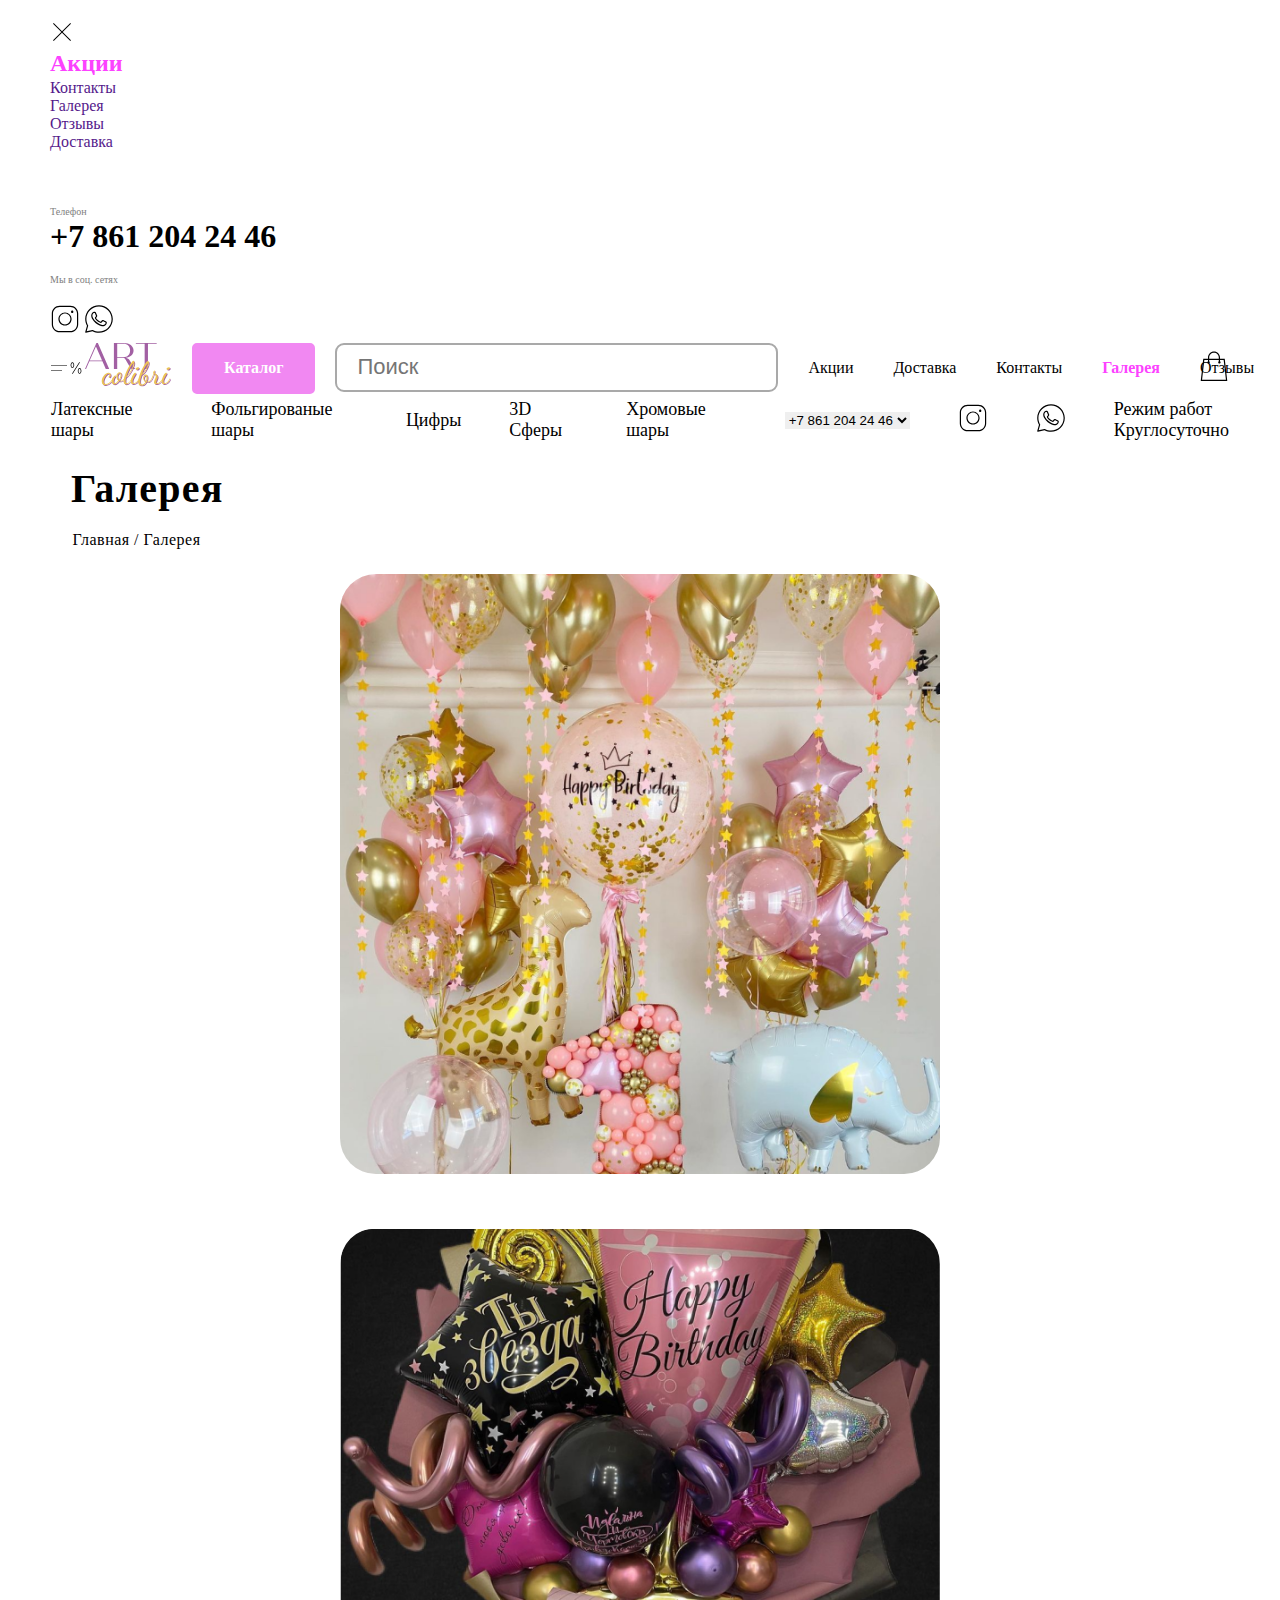
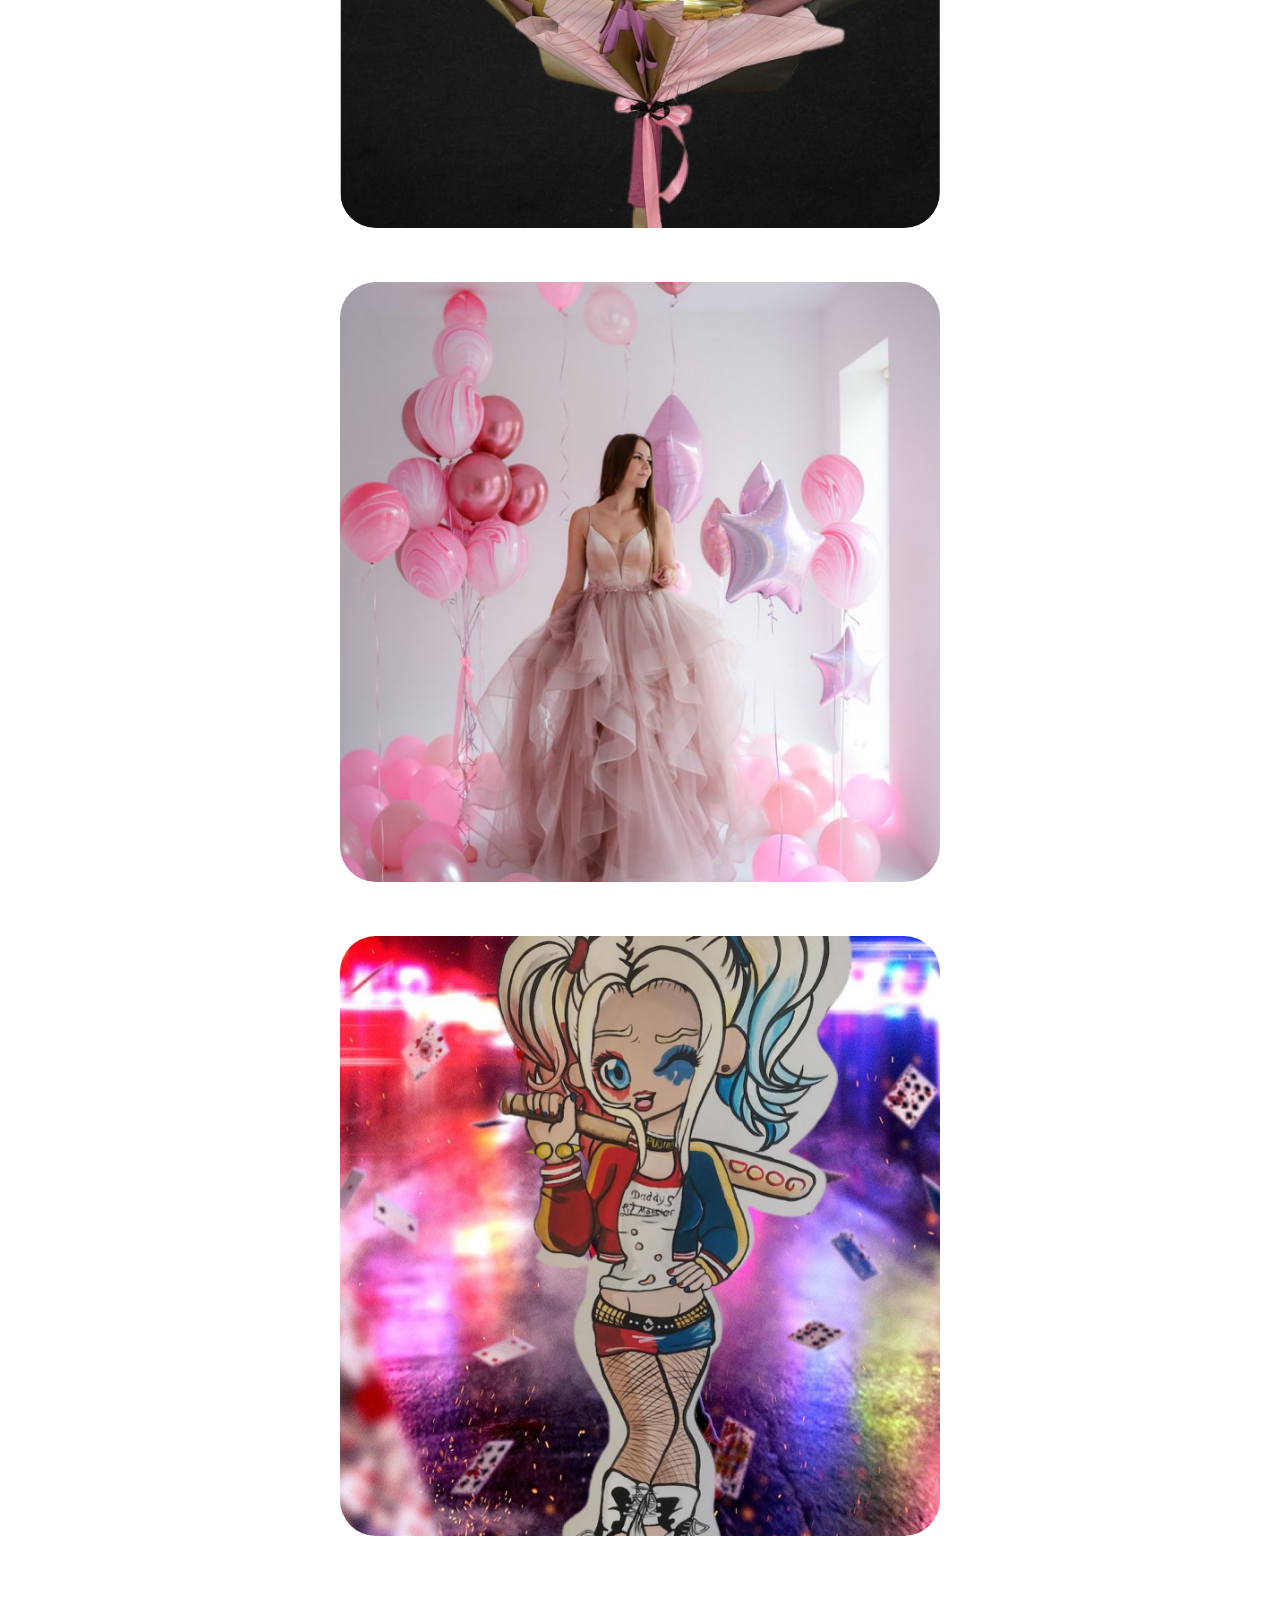
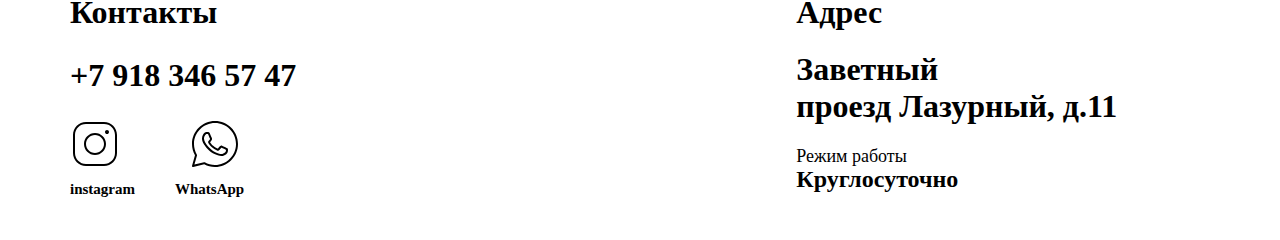
<file: html/galareya.html>
<!DOCTYPE html>
<html lang="en">
  <head>
    <meta charset="UTF-8" />
    <meta name="viewport" content="width=device-width, initial-scale=1.0" />
    <title>Галерея</title>
    <link rel="stylesheet" href="../style/galareya.css" />
    <link rel="stylesheet" href="../media/galareya_media.css">
  </head>
  <body>
    <div class="conteiner">
      <div class="bbq">
        <svg
          xmlns="http://www.w3.org/2000/svg"
          width="24"
          height="24"
          viewBox="0 0 24 24"
          fill="none"
          class="clear"
        >
          <path
            d="M3.70465 3.01501L3.01465 3.70501L11.3096 12L3.01465 20.295L3.70465 20.985L11.9996 12.69L20.2946 20.985L20.9846 20.295L12.6896 12L20.9846 3.70501L20.2946 3.01501L11.9996 11.31L3.70465 3.01501Z"
            fill="black"
          />
        </svg>
        <div class="navlinks">
          <ul>
            <li>
              <a
                href=""
                style="
                  color: #fc42ff;
                  font-family: Montserrat;
                  font-size: 24px;
                  font-style: normal;
                  font-weight: 600;
                  line-height: 130%; /* 20.8px */
                "
                >Акции</a
              >
            </li>
            <li><a href="">Контакты</a></li>
            <li><a href="" class="gal">Галерея</a></li>
            <li><a href="">Отзывы</a></li>
            <li><a href="">Доставка</a></li>
          </ul>
        </div>
        <br />
        <br />
        <br />
        <div class="box"></div>
        <p
          style="
            color: #7e7e7e;
            font-family: Montserrat;
            font-size: 10px;
            font-style: normal;
            font-weight: 500;
            line-height: 130%; /* 13px */
          "
        >
          Телефон
        </p>
        <h1>+7 861 204 24 46</h1>
        <br />
        <p
          style="
            color: #7e7e7e;
            font-family: Montserrat;
            font-size: 10px;
            font-style: normal;
            font-weight: 500;
            line-height: 130%; /* 13px */
          "
        >
          Мы в соц. сетях
        </p>
        <br />
        <div class="flex">
          <svg
            xmlns="http://www.w3.org/2000/svg"
            width="30"
            height="30"
            viewBox="0 0 30 30"
            fill="none"
          >
            <path
              d="M9.5998 1.8C5.2993 1.8 1.7998 5.29949 1.7998 9.6V20.4C1.7998 24.7005 5.2993 28.2 9.5998 28.2H20.3998C24.7003 28.2 28.1998 24.7005 28.1998 20.4V9.6C28.1998 5.29949 24.7003 1.8 20.3998 1.8H9.5998ZM9.5998 3H20.3998C24.0517 3 26.9998 5.94811 26.9998 9.6V20.4C26.9998 24.0519 24.0517 27 20.3998 27H9.5998C5.94791 27 2.9998 24.0519 2.9998 20.4V9.6C2.9998 5.94811 5.94791 3 9.5998 3ZM22.1998 6.6C21.8815 6.6 21.5763 6.72643 21.3513 6.95147C21.1262 7.17652 20.9998 7.48174 20.9998 7.8C20.9998 8.11826 21.1262 8.42348 21.3513 8.64853C21.5763 8.87357 21.8815 9 22.1998 9C22.5181 9 22.8233 8.87357 23.0483 8.64853C23.2734 8.42348 23.3998 8.11826 23.3998 7.8C23.3998 7.48174 23.2734 7.17652 23.0483 6.95147C22.8233 6.72643 22.5181 6.6 22.1998 6.6ZM14.9998 8.4C11.3618 8.4 8.39981 11.362 8.39981 15C8.39981 18.638 11.3618 21.6 14.9998 21.6C18.6378 21.6 21.5998 18.638 21.5998 15C21.5998 11.362 18.6378 8.4 14.9998 8.4ZM14.9998 9.6C17.9893 9.6 20.3998 12.0106 20.3998 15C20.3998 17.9894 17.9893 20.4 14.9998 20.4C12.0104 20.4 9.5998 17.9894 9.5998 15C9.5998 12.0106 12.0104 9.6 14.9998 9.6Z"
              fill="black"
            />
          </svg>
          <svg
            xmlns="http://www.w3.org/2000/svg"
            width="30"
            height="30"
            viewBox="0 0 30 30"
            fill="none"
          >
            <path
              d="M15.0002 1.2C7.38592 1.2 1.2002 7.38572 1.2002 15C1.2002 17.4475 1.87141 19.7315 2.99082 21.7254L1.22246 28.0383C1.19421 28.1393 1.19293 28.246 1.21876 28.3476C1.24458 28.4493 1.29661 28.5424 1.36965 28.6177C1.44268 28.693 1.53418 28.7478 1.63502 28.7767C1.73585 28.8056 1.8425 28.8076 1.94434 28.7824L8.52676 27.1512C10.461 28.1838 12.6557 28.8 15.0002 28.8C22.6145 28.8 28.8002 22.6143 28.8002 15C28.8002 7.38572 22.6145 1.2 15.0002 1.2ZM15.0002 2.4C21.9659 2.4 27.6002 8.03428 27.6002 15C27.6002 21.9657 21.9659 27.6 15.0002 27.6C12.767 27.6 10.6755 27.0178 8.85723 26.0004C8.72424 25.9261 8.56798 25.9051 8.42012 25.9418L2.65566 27.3703L4.20137 21.8555C4.22348 21.7775 4.22959 21.6959 4.21932 21.6156C4.20905 21.5352 4.18261 21.4578 4.1416 21.3879C3.03661 19.5142 2.4002 17.3341 2.4002 15C2.4002 8.03428 8.03447 2.4 15.0002 2.4ZM9.98574 7.8C9.60112 7.8 9.05182 7.94309 8.60059 8.4293C8.32956 8.72133 7.20019 9.82171 7.20019 11.7562C7.20019 13.7732 8.59903 15.5135 8.76816 15.7371H8.76934V15.7383C8.75329 15.7172 8.98401 16.0513 9.29199 16.452C9.59997 16.8526 10.0306 17.3788 10.5717 17.9484C11.6538 19.0877 13.1752 20.4045 15.0635 21.2098C15.9331 21.5801 16.6191 21.8036 17.1389 21.9668C18.1021 22.2693 18.9794 22.2233 19.6385 22.1262C20.1318 22.0535 20.6743 21.8167 21.2111 21.477C21.7479 21.1372 22.274 20.7148 22.5061 20.073C22.6723 19.6129 22.7567 19.1878 22.7873 18.8379C22.8026 18.663 22.8045 18.5086 22.7932 18.3656C22.7818 18.2227 22.7939 18.1132 22.6607 17.8945C22.3814 17.4359 22.065 17.4239 21.735 17.2605C21.5516 17.1698 21.0294 16.9148 20.5057 16.6652C19.9825 16.416 19.5295 16.1952 19.2506 16.0957C19.0743 16.0323 18.8591 15.941 18.5486 15.9762C18.2381 16.0113 17.9315 16.2354 17.7529 16.5C17.5837 16.7508 16.9024 17.555 16.6947 17.7914C16.692 17.7897 16.71 17.798 16.6279 17.7574C16.3711 17.6303 16.0569 17.5222 15.592 17.277C15.1271 17.0317 14.5455 16.6696 13.9092 16.1086V16.1074C12.962 15.2736 12.2986 14.2267 12.0893 13.875C12.1034 13.8582 12.0876 13.8785 12.1174 13.8492L12.1186 13.848C12.3325 13.6374 12.522 13.3857 12.6822 13.2012C12.9093 12.9395 13.0096 12.7089 13.1182 12.4934C13.3346 12.0639 13.2141 11.5912 13.0889 11.3426V11.3414C13.0975 11.3586 13.0211 11.1901 12.9389 10.9957C12.8564 10.8008 12.7512 10.548 12.6389 10.2785C12.4142 9.7395 12.1634 9.13495 12.0143 8.78086V8.77969C11.8385 8.36261 11.6008 8.06214 11.29 7.91719C10.9792 7.77223 10.7047 7.81344 10.6936 7.81289H10.6924C10.4706 7.80266 10.2272 7.8 9.98574 7.8ZM9.98574 9C10.2171 9 10.4451 9.00282 10.6361 9.01172C10.8326 9.02151 10.8204 9.02231 10.7826 9.00469C10.7442 8.98678 10.7963 8.98097 10.908 9.24609C11.0541 9.59281 11.3061 10.1995 11.5314 10.7402C11.6441 11.0106 11.7496 11.2643 11.8338 11.4633C11.918 11.6623 11.9636 11.7734 12.0166 11.8793V11.8805L12.0178 11.8816C12.0697 11.9841 12.0651 11.9185 12.0471 11.9543C11.9205 12.2056 11.9033 12.2673 11.7752 12.4148C11.5802 12.6395 11.3813 12.89 11.276 12.9937C11.1839 13.0842 11.0176 13.2252 10.9139 13.5012C10.8099 13.7775 10.8584 14.1567 11.0252 14.4398C11.2472 14.8168 11.9788 16.0076 13.1158 17.0086C13.8319 17.6398 14.4989 18.0576 15.0318 18.3387C15.5647 18.6198 15.9988 18.784 16.0959 18.832C16.3265 18.9462 16.5786 19.0348 16.8717 18.9996C17.1648 18.9644 17.4175 18.7866 17.5783 18.6047L17.5795 18.6035C17.7936 18.3608 18.4297 17.6344 18.735 17.1867C18.7479 17.1913 18.7437 17.1877 18.8451 17.2242V17.2254H18.8463C18.8926 17.2419 19.4728 17.5016 19.99 17.748C20.5073 17.9945 21.0323 18.2507 21.2029 18.3352C21.4491 18.457 21.5655 18.5363 21.5955 18.5367C21.5975 18.5895 21.5996 18.6467 21.592 18.7336C21.5709 18.9746 21.5065 19.3081 21.3775 19.6652C21.3143 19.84 20.9852 20.2006 20.5701 20.4633C20.155 20.726 19.6498 20.9115 19.4627 20.9391C18.9001 21.022 18.2322 21.0522 17.4986 20.8219C16.99 20.6622 16.3558 20.4556 15.5346 20.1059C13.8691 19.3956 12.4535 18.1869 11.4424 17.1223C10.9368 16.5899 10.5317 16.0944 10.2436 15.7195C9.95591 15.3453 9.83031 15.1506 9.72558 15.0129L9.72441 15.0117C9.53852 14.7659 8.4002 13.1825 8.4002 11.7562C8.4002 10.2468 9.10129 9.65486 9.48066 9.24609C9.67983 9.0315 9.89756 9 9.98574 9Z"
              fill="black"
            />
          </svg>
        </div>
      </div>
      <div class="navbar">
        <svg
        xmlns="http://www.w3.org/2000/svg"
        width="16"
        height="6"
        viewBox="0 0 16 6"
        fill="none"
        class="menu"
      >
        <rect width="16" height="1" fill="#787878" />
        <rect y="5" width="11" height="1" fill="#787878" />
      </svg>
      <svg
        xmlns="http://www.w3.org/2000/svg"
        width="18"
        height="18"
        viewBox="0 0 18 18"
        fill="none"
        class="menu1"
      >
        <path
          d="M5.39961 3.23999C4.83148 3.23999 4.37164 3.63796 4.07211 4.16249C3.77258 4.68702 3.59961 5.36905 3.59961 6.11999C3.59961 6.87093 3.77258 7.55296 4.07211 8.07749C4.37164 8.60202 4.83148 8.99999 5.39961 8.99999C5.96773 8.99999 6.42758 8.60202 6.72711 8.07749C7.02664 7.55296 7.19961 6.87093 7.19961 6.11999C7.19961 5.36905 7.02664 4.68702 6.72711 4.16249C6.42758 3.63796 5.96773 3.23999 5.39961 3.23999ZM12.2059 3.27374L4.92711 14.7262H5.75961L13.0271 3.27374H12.2059ZM5.39961 3.95999C5.62742 3.95999 5.88758 4.12312 6.10836 4.51124C6.32914 4.89937 6.47961 5.48015 6.47961 6.11999C6.47961 6.75983 6.32914 7.34062 6.10836 7.72874C5.88758 8.11687 5.62742 8.27999 5.39961 8.27999C5.1718 8.27999 4.91164 8.11687 4.69086 7.72874C4.47008 7.34062 4.31961 6.75983 4.31961 6.11999C4.31961 5.48015 4.47008 4.89937 4.69086 4.51124C4.91164 4.12312 5.1718 3.95999 5.39961 3.95999ZM12.5996 8.99999C12.0315 8.99999 11.5716 9.39796 11.2721 9.92249C10.9726 10.447 10.7996 11.1291 10.7996 11.88C10.7996 12.6309 10.9726 13.313 11.2721 13.8375C11.5716 14.362 12.0315 14.76 12.5996 14.76C13.1677 14.76 13.6276 14.362 13.9271 13.8375C14.2266 13.313 14.3996 12.6309 14.3996 11.88C14.3996 11.1291 14.2266 10.447 13.9271 9.92249C13.6276 9.39796 13.1677 8.99999 12.5996 8.99999ZM12.5996 9.71999C12.8274 9.71999 13.0876 9.88312 13.3084 10.2712C13.5291 10.6594 13.6796 11.2401 13.6796 11.88C13.6796 12.5198 13.5291 13.1006 13.3084 13.4887C13.0876 13.8769 12.8274 14.04 12.5996 14.04C12.3718 14.04 12.1116 13.8769 11.8909 13.4887C11.6701 13.1006 11.5196 12.5198 11.5196 11.88C11.5196 11.2401 11.6701 10.6594 11.8909 10.2712C12.1116 9.88312 12.3718 9.71999 12.5996 9.71999Z"
          fill="black"
        />
      </svg>
        <div class="logo">
          <svg
            xmlns="http://www.w3.org/2000/svg"
            width="87"
            height="44"
            viewBox="0 0 87 44"
            fill="none"
            class="logoBtn"
          >
            <g clip-path="url(#clip0_2_253)">
              <path
                d="M21.0193 42.9524C20.5537 42.9646 20.0905 42.8816 19.6581 42.7086C19.2256 42.5356 18.833 42.2763 18.5042 41.9464C17.8361 41.2744 17.502 40.2722 17.502 38.9283C17.5015 37.8741 17.709 36.8303 18.1125 35.8564C18.509 34.8822 19.0544 33.9754 19.7291 33.1685C20.3576 32.4111 21.1124 31.768 21.9601 31.2678C22.6893 30.8216 23.5243 30.5777 24.3792 30.5613C25.2393 30.5613 25.8268 30.8147 26.1416 31.3292C26.4434 31.7992 26.6058 32.3451 26.6101 32.9036C26.6212 33.4662 26.4749 34.0208 26.1877 34.5048C26.0774 34.7144 25.9116 34.8897 25.7085 35.0116C25.5053 35.1335 25.2727 35.1972 25.0358 35.196C24.8575 35.195 24.682 35.1516 24.5238 35.0695C24.3656 34.9874 24.2292 34.8689 24.1257 34.7237C24.5028 34.4819 24.7901 34.1231 24.9436 33.7023C25.1612 33.246 25.279 32.7485 25.2892 32.2431C25.3002 32.0388 25.2508 31.8358 25.1471 31.6595C25.0785 31.5841 24.9929 31.5263 24.8973 31.4909C24.8018 31.4555 24.6992 31.4435 24.598 31.456C23.9437 31.4947 23.325 31.7672 22.8547 32.2239C22.2047 32.7856 21.643 33.4419 21.1883 34.1707C20.6773 34.9584 20.2562 35.8007 19.9326 36.682C19.6237 37.4745 19.4585 38.3158 19.445 39.1664C19.4397 39.7943 19.6028 40.4122 19.9173 40.9557C20.2283 41.501 20.8388 41.7736 21.7374 41.7736C22.6256 41.7601 23.496 41.5223 24.2678 41.0824C25.1729 40.5737 25.9762 39.9019 26.637 39.1011C27.3933 38.2051 27.9896 37.1854 28.3995 36.0868L28.8065 36.4017C28.3404 37.6293 27.672 38.7701 26.829 39.7769C26.0547 40.7165 25.1183 41.5098 24.0643 42.1192C23.1386 42.6559 22.0893 42.9431 21.0193 42.9524Z"
                fill="#A260A3"
              />
              <path
                d="M29.9738 42.196C29.0701 42.196 28.4302 41.9195 28.0539 41.3665C27.6614 40.7648 27.463 40.0572 27.4856 39.3391C27.4919 38.6567 27.598 37.9788 27.8004 37.327C28.0052 36.6493 28.2847 35.9963 28.6337 35.3802C28.934 34.8277 29.3232 34.3282 29.7856 33.9019C30.1345 33.5589 30.5985 33.3577 31.0873 33.3374C31.1989 33.3382 31.31 33.3537 31.4175 33.3835C31.5327 33.4181 31.6441 33.4526 31.7478 33.4949C31.4794 33.7694 31.2518 34.081 31.072 34.4203C30.7902 34.9142 30.5438 35.4275 30.3347 35.9562C30.1089 36.5155 29.9153 37.0873 29.7549 37.6688C29.6119 38.1387 29.5318 38.6255 29.5168 39.1164C29.478 39.5924 29.588 40.0688 29.8317 40.4795C29.922 40.6128 30.0441 40.7215 30.1868 40.7959C30.3296 40.8703 30.4886 40.908 30.6496 40.9058C31.2354 40.845 31.7861 40.5973 32.2201 40.1992C32.8848 39.668 33.4853 39.061 34.0094 38.3907C33.3993 37.876 32.9291 37.2156 32.6424 36.4708C32.3244 35.7092 32.16 34.8923 32.1586 34.067C32.1533 33.401 32.2759 32.7401 32.5196 32.1202C32.7332 31.5483 33.0966 31.0444 33.5717 30.6611C34.0447 30.2893 34.633 30.095 35.2343 30.112C36.0945 30.112 36.6704 30.3424 36.9623 30.8032C37.2829 31.3267 37.4431 31.9328 37.423 32.5464C37.3974 33.4812 37.1942 34.4025 36.824 35.2612C36.4215 36.2686 35.9171 37.2323 35.3188 38.1372C35.6832 38.3431 36.0945 38.4516 36.513 38.4521C36.8975 38.4427 37.2783 38.374 37.6419 38.2486C38.0962 38.0915 38.5169 37.8506 38.8822 37.5382C39.3152 37.1744 39.6549 36.7123 39.8729 36.1904L40.2569 36.5015C39.9269 37.3841 39.2996 38.1242 38.4828 38.5942C37.8159 38.9745 37.0654 39.1842 36.298 39.2047C36.0401 39.204 35.7829 39.1783 35.53 39.1279C35.2811 39.0765 35.0388 38.9966 34.8081 38.8898C34.144 39.7836 33.3552 40.5776 32.4658 41.2475C31.7618 41.8286 30.886 42.1619 29.9738 42.196ZM34.5816 37.5882C35.1 36.8242 35.5376 36.0083 35.8871 35.1537C36.2139 34.3936 36.39 33.5772 36.4055 32.75C36.4388 32.2884 36.3459 31.8265 36.1367 31.4137C36.0743 31.288 35.9787 31.1819 35.8602 31.1068C35.7418 31.0316 35.605 30.9904 35.4647 30.9875C35.0423 30.9875 34.6161 31.2947 34.1746 31.9014C33.7142 32.5792 33.4828 33.3865 33.5141 34.2053C33.5155 34.828 33.606 35.4474 33.7829 36.0445C33.9403 36.6077 34.2151 37.1311 34.5892 37.5805L34.5816 37.5882Z"
                fill="#A260A3"
              />
              <path
                d="M41.8811 42.146C40.9775 42.146 40.3375 41.8376 39.9612 41.2206C39.5543 40.5228 39.3532 39.724 39.3814 38.9167C39.4129 37.7043 39.6026 36.5012 39.9458 35.338C40.3578 33.8534 40.8566 32.3944 41.4395 30.9683C42.0565 29.4323 42.7323 27.9399 43.467 26.491C44.2017 25.0421 44.9338 23.7174 45.6634 22.5168C46.2615 21.5117 46.9394 20.5563 47.6908 19.6599C48.309 18.9457 48.7967 18.5925 49.1538 18.5925C49.2743 18.5973 49.3912 18.6358 49.4909 18.7037C49.5907 18.7716 49.6695 18.8661 49.7182 18.9765C49.8768 19.2723 49.9932 19.589 50.0638 19.9172C50.1428 20.2417 50.1853 20.574 50.1905 20.9079C50.1559 21.6631 50.0124 22.4093 49.7643 23.1235C49.4309 24.1639 49.0321 25.1822 48.5701 26.1723C48.0307 27.3373 47.423 28.4695 46.75 29.5629C46.0479 30.702 45.2786 31.7983 44.4461 32.8459C43.6714 33.8338 42.7921 34.735 41.8235 35.5338C41.6968 36.0983 41.6008 36.6474 41.524 37.1811C41.4532 37.69 41.4173 38.2032 41.4165 38.717C41.3771 39.3444 41.4959 39.9715 41.7621 40.541C41.8615 40.7276 42.0115 40.8824 42.1949 40.9876C42.3782 41.0929 42.5876 41.1444 42.7988 41.1361C43.4365 41.1026 44.0377 40.8281 44.4807 40.3682C45.0835 39.8045 45.6113 39.1657 46.0512 38.4675C46.5375 37.7117 46.9626 36.9181 47.3222 36.0944L47.7945 36.3479C47.1093 37.8899 46.1868 39.3151 45.0605 40.5717C44.0647 41.6212 43.0049 42.146 41.8811 42.146ZM42.1 34.4663C42.8769 33.6801 43.5907 32.834 44.2349 31.9359C44.9248 30.9797 45.5656 29.989 46.1548 28.9677C46.7539 27.9425 47.2838 26.9441 47.7445 25.9842C48.1521 25.1424 48.5086 24.2769 48.812 23.3923C49.0257 22.8215 49.1551 22.2225 49.196 21.6144C49.2119 21.4737 49.1838 21.3314 49.1154 21.2074C49.0655 21.146 49.0194 21.1114 48.9771 21.1114C48.8082 21.1114 48.5202 21.3802 48.1132 21.9139C47.598 22.6048 47.1199 23.3226 46.6809 24.0642C46.1408 24.9653 45.5866 25.9893 45.0183 27.1361C44.45 28.2829 43.9098 29.4874 43.3978 30.7494C42.9029 31.9657 42.4697 33.2063 42.1 34.4663Z"
                fill="#A260A3"
              />
              <path
                d="M48.9426 42.0078C48.6 42.0333 48.2563 41.977 47.9399 41.8434C47.6234 41.7099 47.3432 41.503 47.1225 41.2398C46.7156 40.7029 46.5043 40.0432 46.5235 39.3698C46.5438 38.7536 46.6339 38.1417 46.7923 37.5459C46.9858 36.7657 47.2216 35.9966 47.4988 35.242C47.7809 34.4581 48.1223 33.6969 48.5202 32.965C48.8532 32.3307 49.2704 31.7442 49.7605 31.2217C49.9195 31.0286 50.1156 30.8694 50.3372 30.7533C50.5588 30.6372 50.8014 30.5667 51.0506 30.5459C51.2277 30.5419 51.4 30.6034 51.5345 30.7187C51.6061 30.7837 51.662 30.8641 51.6979 30.954C51.7338 31.0438 51.7488 31.1406 51.7418 31.2371C51.6713 31.6762 51.5048 32.0945 51.2542 32.462C50.9278 33.0264 50.5476 33.6754 50.1022 34.4088C49.6583 35.1453 49.2732 35.9156 48.9503 36.7127C48.6407 37.442 48.4751 38.2243 48.4626 39.0166C48.4626 39.7845 48.5893 40.2722 48.8466 40.5256C49.0039 40.6622 49.1867 40.7663 49.3843 40.8322C49.582 40.8981 49.7907 40.9244 49.9985 40.9096C50.7102 40.9096 51.4692 40.5538 52.2755 39.8421C53.0819 39.1305 53.9356 37.8838 54.8367 36.1021L55.117 36.417C54.6406 38.0141 53.7332 39.449 52.4944 40.564C51.5233 41.4579 50.2619 41.9707 48.9426 42.0078ZM52.7133 27.6199C52.3973 27.6245 52.0866 27.5378 51.8186 27.3703C51.6935 27.2866 51.5923 27.1718 51.525 27.0372C51.4577 26.9025 51.4265 26.7527 51.4346 26.6024C51.45 26.3598 51.5292 26.1256 51.664 25.9233C51.7988 25.7211 51.9846 25.558 52.2026 25.4504C52.6573 25.144 53.1904 24.9748 53.7385 24.9628C54.0123 24.9481 54.283 25.0266 54.5065 25.1855C54.6106 25.2822 54.6903 25.4022 54.739 25.5357C54.7878 25.6692 54.8041 25.8124 54.7868 25.9534C54.7717 26.1813 54.7059 26.403 54.5944 26.6023C54.4828 26.8015 54.3281 26.9734 54.1417 27.1054C53.7468 27.4471 53.2393 27.6305 52.7171 27.6199H52.7133Z"
                fill="#A260A3"
              />
              <path
                d="M57.179 43.4861C56.0885 43.4861 55.277 43.1303 54.7446 42.4187C54.1699 41.5677 53.8882 40.5527 53.9421 39.5273C53.9717 38.274 54.1508 37.0288 54.4758 35.818C54.8628 34.3012 55.3359 32.8076 55.8927 31.3446C56.4763 29.7805 57.1304 28.2561 57.8549 26.7713C58.5793 25.2866 59.3076 23.9414 60.0397 22.7357C60.6407 21.7103 61.3348 20.7424 62.1132 19.8443C62.7634 19.1224 63.2972 18.7614 63.7144 18.7614C64.0715 18.7614 64.325 18.9803 64.4824 19.4219C64.6374 19.8438 64.718 20.2895 64.7205 20.739C64.6936 21.4664 64.5644 22.1864 64.3365 22.8777C64.0499 23.8002 63.6917 24.6989 63.2652 25.5656C62.7937 26.5367 62.2589 27.4757 61.664 28.3764C61.0779 29.2704 60.4218 30.1166 59.7018 30.9068C59.0744 31.609 58.3488 32.2168 57.5477 32.7116C57.3333 33.1764 57.1499 33.6549 56.9986 34.1438C56.7325 34.9578 56.512 35.7859 56.3381 36.6244C56.144 37.5176 56.0449 38.4289 56.0424 39.343C56.0147 40.069 56.1457 40.7924 56.4264 41.4626C56.5356 41.7226 56.7227 41.9424 56.9621 42.0917C57.2014 42.2409 57.4811 42.3122 57.7627 42.2958C58.455 42.2634 59.1174 42.0044 59.6481 41.5585C60.3078 41.0511 60.8445 40.4014 61.2185 39.6578C60.4663 39.2828 59.8589 38.67 59.4906 37.9145C59.1247 37.2012 58.9301 36.4123 58.9223 35.6106C58.8781 34.7349 59.1584 33.8736 59.7095 33.1915C59.9302 32.9101 60.2116 32.6821 60.5328 32.5245C60.8539 32.3669 61.2064 32.2839 61.5641 32.2815C61.8472 32.2739 62.1277 32.3373 62.38 32.4661C62.6322 32.5949 62.8481 32.7849 63.0079 33.0188C63.4057 33.6637 63.5923 34.4168 63.5417 35.1729C63.5395 35.8765 63.4557 36.5775 63.2921 37.2618C63.1211 37.9864 62.8632 38.6878 62.5241 39.3506C62.6278 39.3698 62.7391 39.3852 62.8543 39.3967C63.3155 39.4408 63.7809 39.3896 64.2215 39.2463C64.6621 39.103 65.0685 38.8705 65.4155 38.5635C66.1018 37.9507 66.6761 37.223 67.1127 36.4132C67.5927 35.5495 68.0073 34.651 68.353 33.7253C68.6985 32.796 68.9942 31.9705 69.2476 31.2601C69.1642 31.1574 69.0909 31.0468 69.0288 30.9299C68.9562 30.778 68.9232 30.6103 68.9328 30.4422C68.9268 29.9144 69.1107 29.4019 69.4511 28.9984C69.7967 28.5799 70.0847 28.3687 70.3151 28.3687C70.4841 28.3687 70.5877 28.4762 70.63 28.6836C70.6608 28.8175 70.6814 28.9536 70.6914 29.0906C70.6818 29.3157 70.6228 29.5359 70.5186 29.7357C70.4172 29.9255 70.3583 30.1352 70.3458 30.3501C70.3632 30.5007 70.4166 30.6449 70.5015 30.7706C70.5864 30.8962 70.7002 30.9996 70.8335 31.072L71.9509 31.8706C72.3787 32.188 72.7545 32.5702 73.0644 33.0034C73.4037 33.497 73.5747 34.0868 73.5521 34.6852C73.549 35.3378 73.4186 35.9834 73.1681 36.586C72.9032 37.2234 72.6421 37.8377 72.4002 38.4214C72.1653 38.9128 72.0346 39.4475 72.0162 39.9919C71.9986 40.1266 72.015 40.2637 72.064 40.3904C72.113 40.5172 72.1929 40.6297 72.2965 40.7176C72.4934 40.8439 72.7231 40.9093 72.9569 40.9058C73.5017 40.8874 74.0318 40.7244 74.4928 40.4335C75.0493 40.0962 75.5647 39.6954 76.0288 39.2393C76.5214 38.7659 76.9735 38.2522 77.3804 37.7033C77.735 37.2457 78.0305 36.7451 78.2597 36.2135L78.6706 36.5245C78.2408 37.4562 77.6909 38.3275 77.0348 39.1164C76.3827 39.9317 75.605 40.6381 74.7309 41.2091C73.9541 41.7289 73.0429 42.0117 72.1083 42.0232C71.4984 42.0598 70.8973 41.8636 70.4265 41.4741C70.2161 41.28 70.0517 41.0414 69.9454 40.7757C69.8391 40.5099 69.7935 40.2238 69.8121 39.9381C69.8264 39.2747 69.9767 38.6212 70.2537 38.0182C70.5455 37.3398 70.8335 36.6538 71.1176 35.9601C71.3781 35.3645 71.5215 34.7244 71.54 34.0747C71.5607 33.8034 71.5192 33.531 71.4187 33.2782C71.3182 33.0253 71.1614 32.7987 70.9602 32.6156C70.5826 32.2977 70.1891 31.9991 69.7814 31.7209C69.5254 32.5145 69.2272 33.3938 68.8867 34.3589C68.5453 35.3144 68.1133 36.235 67.5965 37.1082C67.1178 37.9378 66.4843 38.6677 65.7303 39.2585C64.9718 39.8335 64.04 40.1328 63.0886 40.1071C62.9421 40.1064 62.7959 40.0961 62.6508 40.0764L62.1785 40.0149C61.6338 40.954 60.9265 41.7887 60.0896 42.4801C59.2703 43.1514 58.2381 43.5082 57.179 43.4861ZM57.9009 31.4828C58.542 30.9693 59.1171 30.3786 59.6135 29.7242C60.1799 28.9991 60.6993 28.2385 61.1686 27.4472C61.6525 26.6408 62.0787 25.8498 62.4588 25.0741C62.7968 24.3923 63.0905 23.6895 63.3381 22.9699C63.5102 22.5164 63.6162 22.0405 63.653 21.5568C63.6603 21.4871 63.6483 21.4167 63.6184 21.3533C63.6096 21.337 63.5961 21.3235 63.5798 21.3147C63.5634 21.3058 63.5448 21.3019 63.5263 21.3034C63.3573 21.3034 63.0386 21.6029 62.5663 22.2019C61.9887 22.9597 61.4639 23.7565 60.9958 24.5865C60.4199 25.5848 59.849 26.6856 59.2833 27.8887C58.7341 29.0509 58.272 30.2522 57.9009 31.4828ZM61.5449 39.0243C61.7795 38.5338 61.9586 38.0186 62.0787 37.4883C62.2067 36.9486 62.2712 36.3957 62.2707 35.841C62.2972 35.2502 62.195 34.6606 61.9712 34.1131C61.7715 33.6946 61.5257 33.4834 61.2339 33.4834C60.9421 33.4834 60.6387 33.6984 60.4007 34.1285C60.1432 34.6273 60.0189 35.1841 60.0397 35.745C60.0485 36.3572 60.1655 36.963 60.3853 37.5344C60.5953 38.1462 61.0034 38.6705 61.5449 39.0243Z"
                fill="#A260A3"
              />
              <path
                d="M79.8302 42.0078C79.4876 42.034 79.1437 41.9779 78.8271 41.8443C78.5105 41.7108 78.2305 41.5035 78.0101 41.2399C77.6033 40.703 77.3919 40.0432 77.4111 39.3698C77.4294 38.7535 77.5197 38.1414 77.6799 37.5459C77.8716 36.7652 78.1075 35.996 78.3864 35.242C78.6685 34.4581 79.01 33.6969 79.4078 32.965C79.7395 32.3298 80.1568 31.7433 80.6481 31.2217C80.8063 31.0286 81.0017 30.8693 81.2226 30.7532C81.4436 30.6371 81.6857 30.5666 81.9344 30.5459C82.1126 30.542 82.2861 30.6035 82.4221 30.7187C82.4933 30.7839 82.5486 30.8645 82.5839 30.9543C82.6191 31.0442 82.6334 31.1409 82.6256 31.2371C82.557 31.6761 82.3917 32.0945 82.1418 32.462C81.8141 33.0277 81.4301 33.6767 80.9898 34.4088C80.546 35.1454 80.1609 35.9157 79.8379 36.7127C79.53 37.4426 79.3645 38.2246 79.3502 39.0166C79.3502 39.7692 79.4782 40.2722 79.7342 40.5256C79.8915 40.6624 80.0742 40.7667 80.2719 40.8325C80.4696 40.8984 80.6783 40.9246 80.8862 40.9096C81.6004 40.9096 82.3568 40.5525 83.167 39.8421C83.9772 39.1318 84.8258 37.8838 85.7243 36.1021L86.0085 36.417C85.5321 38.0141 84.6247 39.449 83.3859 40.564C82.4135 41.4582 81.1507 41.9709 79.8302 42.0078ZM83.6009 27.62C83.2849 27.6245 82.9743 27.5378 82.7062 27.3704C82.5811 27.2866 82.4799 27.1718 82.4126 27.0372C82.3453 26.9025 82.3142 26.7527 82.3223 26.6024C82.3369 26.3596 82.4157 26.1251 82.5506 25.9227C82.6856 25.7203 82.8717 25.5573 83.0902 25.4504C83.5449 25.1441 84.078 24.9748 84.6262 24.9628C84.9001 24.9466 85.1713 25.0252 85.3941 25.1855C85.4987 25.282 85.5789 25.4019 85.6283 25.5354C85.6777 25.6689 85.6948 25.8121 85.6783 25.9535C85.6632 26.1813 85.5974 26.403 85.4858 26.6023C85.3742 26.8016 85.2196 26.9734 85.0332 27.1054C84.6359 27.4483 84.1256 27.6317 83.6009 27.62Z"
                fill="#A260A3"
              />
              <path
                d="M17.4213 18.3116H4.41964L1.04059 25.9913H0L11.4043 -0.012085H12.8481L24.2178 26.0182H20.762L17.4213 18.3116ZM17.0719 17.5705L10.9282 3.4169L4.71532 17.5705H17.0719Z"
                fill="#A260A3"
              />
              <path
                d="M50.4439 26.0187H46.6579C45.8663 25.4516 45.2106 24.7159 44.7379 23.8646L40.7983 16.9529C40.2648 16.051 39.4766 15.3269 38.5328 14.8717H32.2086V26.0072H28.8986V0H39.1164C44.4922 0 48.5509 3.15635 48.5509 7.39168C48.5509 11.2546 45.3178 14.192 40.7522 14.7488C42.5339 15.2672 43.9815 16.1964 44.7264 17.4981L48.0671 23.1811C48.6593 24.278 49.4679 25.2433 50.4439 26.0187ZM32.2086 14.1152H38.4829C42.4609 14.1152 45.0951 11.4773 45.0951 7.43008C45.0951 3.3829 42.4609 0.744929 38.4829 0.744929H32.2086V14.1152Z"
                fill="#A260A3"
              />
              <path
                d="M71.6936 0.744929H62.9657V26.0187H59.6595V0.744929H50.8625V0H71.7013L71.6936 0.744929Z"
                fill="#A260A3"
              />
              <path
                d="M20.2513 42.1844C19.7857 42.1966 19.3225 42.1136 18.8901 41.9406C18.4576 41.7676 18.065 41.5083 17.7362 41.1784C17.0681 40.5064 16.734 39.5042 16.734 38.1603C16.7335 37.1061 16.941 36.0622 17.3445 35.0884C17.741 34.1142 18.2864 33.2074 18.9611 32.4005C19.5896 31.6431 20.3444 31 21.1921 30.4998C21.9213 30.0535 22.7563 29.8097 23.6112 29.7933C24.4713 29.7933 25.0588 30.0467 25.3736 30.5612C25.6754 31.0312 25.8378 31.5771 25.8421 32.1356C25.8531 32.6982 25.7069 33.2528 25.4197 33.7368C25.3094 33.9464 25.1436 34.1217 24.9405 34.2436C24.7373 34.3654 24.5046 34.4292 24.2678 34.428C24.0895 34.427 23.914 34.3836 23.7558 34.3015C23.5976 34.2194 23.4612 34.1009 23.3577 33.9557C23.7348 33.7139 24.0221 33.3551 24.1756 32.9343C24.3932 32.478 24.511 31.9805 24.5212 31.4751C24.5322 31.2708 24.4828 31.0678 24.3791 30.8915C24.3105 30.8161 24.2249 30.7583 24.1293 30.7229C24.0338 30.6875 23.9312 30.6755 23.83 30.688C23.1757 30.7267 22.557 30.9992 22.0867 31.4559C21.4367 32.0176 20.875 32.6739 20.4203 33.4027C19.9093 34.1904 19.4882 35.0327 19.1646 35.914C18.8557 36.7065 18.6905 37.5478 18.677 38.3983C18.6717 39.0263 18.8348 39.6442 19.1493 40.1877C19.4603 40.733 20.0708 41.0056 20.9693 41.0056C21.8576 40.9921 22.728 40.7543 23.4998 40.3144C24.4049 39.8057 25.2082 39.1339 25.869 38.3331C26.6253 37.4371 27.2215 36.4174 27.6315 35.3188L28.0385 35.6337C27.5724 36.8613 26.904 38.0021 26.061 39.0089C25.2867 39.9485 24.3503 40.7418 23.2963 41.3512C22.3706 41.8879 21.3213 42.1751 20.2513 42.1844Z"
                fill="#EDC454"
              />
              <path
                d="M29.2058 41.428C28.3022 41.428 27.6622 41.1515 27.2859 40.5986C26.8934 39.9969 26.6951 39.2892 26.7176 38.5712C26.724 37.8887 26.8301 37.2109 27.0325 36.5591C27.2373 35.8813 27.5167 35.2284 27.8657 34.6123C28.1661 34.0597 28.5552 33.5603 29.0177 33.134C29.3666 32.791 29.8305 32.5898 30.3194 32.5695C30.431 32.5703 30.542 32.5857 30.6496 32.6156C30.7648 32.6501 30.8762 32.6847 30.9798 32.7269C30.7114 33.0015 30.4838 33.3131 30.304 33.6523C30.0223 34.1462 29.7759 34.6595 29.5668 35.1883C29.341 35.7476 29.1474 36.3194 28.987 36.9008C28.8439 37.3707 28.7639 37.8575 28.7489 38.3485C28.71 38.8245 28.82 39.3008 29.0638 39.7116C29.1541 39.8449 29.2761 39.9536 29.4189 40.028C29.5617 40.1024 29.7207 40.1401 29.8816 40.1378C30.4674 40.0771 31.0181 39.8294 31.4521 39.4313C32.1169 38.9001 32.7174 38.2931 33.2415 37.6227C32.6314 37.1081 32.1612 36.4477 31.8745 35.7028C31.5564 34.9413 31.392 34.1244 31.3907 33.2991C31.3854 32.633 31.5079 31.9722 31.7516 31.3523C31.9652 30.7804 32.3286 30.2764 32.8038 29.8931C33.2767 29.5213 33.865 29.327 34.4664 29.344C35.3265 29.344 35.9025 29.5744 36.1943 30.0352C36.515 30.5588 36.6752 31.1649 36.6551 31.7785C36.6295 32.7132 36.4262 33.6346 36.0561 34.4933C35.6535 35.5007 35.1492 36.4643 34.5509 37.3693C34.9153 37.5752 35.3266 37.6836 35.7451 37.6842C36.1296 37.6747 36.5104 37.6061 36.874 37.4807C37.3282 37.3236 37.7489 37.0826 38.1142 36.7703C38.5473 36.4065 38.887 35.9444 39.1049 35.4225L39.4889 35.7335C39.159 36.6162 38.5316 37.3562 37.7149 37.8262C37.048 38.2066 36.2975 38.4163 35.53 38.4368C35.2722 38.4361 35.015 38.4104 34.7621 38.36C34.5131 38.3085 34.2709 38.2287 34.0402 38.1219C33.3761 39.0157 32.5873 39.8096 31.6979 40.4796C30.9938 41.0607 30.1181 41.394 29.2058 41.428ZM33.8136 36.8202C34.3321 36.0562 34.7696 35.2403 35.1192 34.3858C35.446 33.6256 35.622 32.8093 35.6376 31.982C35.6709 31.5205 35.578 31.0585 35.3688 30.6457C35.3064 30.5201 35.2108 30.414 35.0923 30.3388C34.9738 30.2637 34.837 30.2224 34.6968 30.2195C34.2744 30.2195 33.8482 30.5267 33.4066 31.1334C32.9463 31.8112 32.7149 32.6185 32.7462 33.4373C32.7476 34.0601 32.8381 34.6795 33.0149 35.2766C33.1723 35.8397 33.4471 36.3632 33.8213 36.8125L33.8136 36.8202Z"
                fill="#EDC454"
              />
              <path
                d="M41.1131 41.3781C40.2095 41.3781 39.5695 41.0696 39.1932 40.4527C38.7862 39.7549 38.5852 38.9561 38.6134 38.1488C38.6449 36.9364 38.8346 35.7333 39.1778 34.57C39.5898 33.0855 40.0886 31.6264 40.6715 30.2003C41.2885 28.6644 41.9643 27.172 42.699 25.7231C43.4336 24.2742 44.1658 22.9494 44.8953 21.7488C45.4934 20.7437 46.1714 19.7884 46.9228 18.892C47.541 18.1778 48.0286 17.8245 48.3858 17.8245C48.5063 17.8293 48.6232 17.8679 48.7229 17.9357C48.8227 18.0036 48.9015 18.0981 48.9502 18.2085C49.1088 18.5044 49.2251 18.8211 49.2958 19.1493C49.3748 19.4737 49.4173 19.806 49.4225 20.1399C49.3879 20.8952 49.2444 21.6414 48.9963 22.3555C48.6629 23.396 48.2641 24.4143 47.8021 25.4044C47.2627 26.5694 46.6549 27.7016 45.982 28.7949C45.2799 29.934 44.5106 31.0303 43.6781 32.078C42.9034 33.0659 42.024 33.9671 41.0555 34.7659C40.9288 35.3303 40.8328 35.8794 40.756 36.4132C40.6852 36.9221 40.6493 37.4353 40.6485 37.9491C40.6091 38.5764 40.7279 39.2036 40.9941 39.773C41.0935 39.9596 41.2435 40.1144 41.4269 40.2197C41.6102 40.325 41.8196 40.3764 42.0308 40.3682C42.6685 40.3346 43.2697 40.0601 43.7127 39.6002C44.3155 39.0366 44.8433 38.3978 45.2832 37.6995C45.7696 36.9437 46.1946 36.1502 46.5542 35.3265L47.0265 35.5799C46.3413 37.122 45.4188 38.5472 44.2925 39.8037C43.2967 40.8533 42.2369 41.3781 41.1131 41.3781ZM41.332 33.6984C42.1089 32.9122 42.8227 32.0661 43.4669 31.168C44.1568 30.2117 44.7976 29.2211 45.3868 28.1998C45.9859 27.1745 46.5158 26.1762 46.9765 25.2162C47.3841 24.3745 47.7406 23.509 48.044 22.6243C48.2577 22.0535 48.3871 21.4546 48.428 20.8465C48.4439 20.7057 48.4158 20.5635 48.3474 20.4395C48.2974 20.378 48.2514 20.3435 48.2091 20.3435C48.0402 20.3435 47.7522 20.6122 47.3452 21.146C46.83 21.8369 46.3519 22.5547 45.9129 23.2963C45.3702 24.1974 44.816 25.2213 44.2503 26.3682C43.6845 27.515 43.1444 28.7194 42.6298 29.9814C42.1349 31.1978 41.7017 32.4383 41.332 33.6984Z"
                fill="#EDC454"
              />
              <path
                d="M48.1746 41.2398C47.832 41.2653 47.4883 41.209 47.1719 41.0755C46.8554 40.9419 46.5752 40.735 46.3545 40.4719C45.9476 39.935 45.7363 39.2752 45.7555 38.6019C45.7757 37.9857 45.8659 37.3738 46.0243 36.7779C46.2178 35.9977 46.4536 35.2286 46.7308 34.474C47.0129 33.6902 47.3543 32.9289 47.7522 32.197C48.0852 31.5627 48.5024 30.9763 48.9925 30.4537C49.1515 30.2607 49.3476 30.1014 49.5692 29.9853C49.7908 29.8693 50.0334 29.7987 50.2826 29.7779C50.4597 29.7739 50.632 29.8354 50.7665 29.9507C50.8381 30.0157 50.894 30.0962 50.9299 30.186C50.9658 30.2758 50.9808 30.3726 50.9738 30.4691C50.9033 30.9083 50.7368 31.3265 50.4862 31.694C50.1598 32.2584 49.7796 32.9074 49.3342 33.6408C48.8903 34.3773 48.5052 35.1477 48.1823 35.9447C47.8727 36.674 47.7071 37.4564 47.6946 38.2486C47.6946 39.0166 47.8213 39.5042 48.0786 39.7576C48.2359 39.8942 48.4187 39.9984 48.6163 40.0643C48.814 40.1301 49.0227 40.1564 49.2305 40.1416C49.9422 40.1416 50.7012 39.7858 51.5075 39.0742C52.3139 38.3625 53.1676 37.1158 54.0687 35.3342L54.349 35.649C53.8726 37.2462 52.9652 38.6811 51.7264 39.796C50.7553 40.6899 49.4939 41.2027 48.1746 41.2398ZM51.9453 26.852C51.6293 26.8565 51.3186 26.7699 51.0506 26.6024C50.9255 26.5187 50.8243 26.4038 50.757 26.2692C50.6897 26.1346 50.6585 25.9847 50.6666 25.8344C50.682 25.5918 50.7612 25.3576 50.896 25.1554C51.0308 24.9531 51.2166 24.79 51.4346 24.6824C51.8893 24.3761 52.4224 24.2068 52.9705 24.1948C53.2443 24.1801 53.515 24.2586 53.7385 24.4175C53.8426 24.5142 53.9223 24.6343 53.971 24.7678C54.0198 24.9013 54.0361 25.0444 54.0188 25.1855C54.0037 25.4134 53.9379 25.635 53.8263 25.8343C53.7148 26.0336 53.5601 26.2054 53.3737 26.3374C52.9788 26.6792 52.4713 26.8625 51.9491 26.852H51.9453Z"
                fill="#EDC454"
              />
              <path
                d="M56.411 42.7182C55.3205 42.7182 54.509 42.3623 53.9766 41.6507C53.4019 40.7998 53.1201 39.7847 53.1741 38.7593C53.2037 37.506 53.3828 36.2608 53.7078 35.05C54.0948 33.5332 54.5679 32.0396 55.1247 30.5766C55.7083 29.0125 56.3624 27.4881 57.0869 26.0034C57.8113 24.5186 58.5396 23.1734 59.2717 21.9677C59.8727 20.9423 60.5668 19.9745 61.3452 19.0763C61.9954 18.3544 62.5292 17.9935 62.9464 17.9935C63.3035 17.9935 63.557 18.2123 63.7144 18.6539C63.8694 19.0758 63.95 19.5215 63.9525 19.971C63.9256 20.6984 63.7964 21.4184 63.5685 22.1098C63.2819 23.0322 62.9237 23.9309 62.4972 24.7977C62.0257 25.7687 61.4909 26.7077 60.896 27.6084C60.3099 28.5025 59.6538 29.3486 58.9338 30.1389C58.3064 30.841 57.5808 31.4489 56.7796 31.9436C56.5653 32.4084 56.3819 32.8869 56.2306 33.3759C55.9645 34.1898 55.744 35.0179 55.5701 35.8564C55.376 36.7496 55.2769 37.6609 55.2744 38.575C55.2466 39.301 55.3777 40.0244 55.6584 40.6946C55.7676 40.9546 55.9547 41.1744 56.1941 41.3237C56.4334 41.4729 56.7131 41.5442 56.9947 41.5278C57.687 41.4955 58.3494 41.2364 58.88 40.7906C59.5397 40.2831 60.0765 39.6334 60.4505 38.8898C59.6983 38.5149 59.0909 37.9021 58.7226 37.1466C58.3567 36.4332 58.1621 35.6444 58.1543 34.8427C58.1101 33.9669 58.3904 33.1056 58.9415 32.4236C59.1622 32.1421 59.4436 31.9141 59.7648 31.7565C60.0859 31.5989 60.4384 31.5159 60.7961 31.5135C61.0792 31.5059 61.3597 31.5694 61.612 31.6982C61.8642 31.827 62.0801 32.017 62.2399 32.2508C62.6377 32.8958 62.8243 33.6488 62.7736 34.4049C62.7714 35.1085 62.6877 35.8095 62.524 36.4938C62.3531 37.2185 62.0952 37.9198 61.7561 38.5827C61.8598 38.6019 61.9711 38.6172 62.0863 38.6287C62.5475 38.6729 63.0129 38.6217 63.4535 38.4783C63.8941 38.335 64.3005 38.1026 64.6475 37.7955C65.3338 37.1827 65.9081 36.455 66.3447 35.6452C66.8247 34.7815 67.2393 33.883 67.585 32.9573C67.9305 32.0281 68.2262 31.2025 68.4796 30.4921C68.3962 30.3894 68.3229 30.2788 68.2608 30.1619C68.1882 30.01 68.1551 29.8423 68.1648 29.6742C68.1588 29.1464 68.3427 28.634 68.6831 28.2305C69.0287 27.8119 69.3167 27.6007 69.5471 27.6007C69.7161 27.6007 69.8197 27.7083 69.862 27.9156C69.8928 28.0495 69.9134 28.1856 69.9234 28.3226C69.9138 28.5477 69.8548 28.768 69.7506 28.9677C69.6492 29.1576 69.5902 29.3672 69.5778 29.5821C69.5952 29.7327 69.6486 29.877 69.7335 30.0026C69.8183 30.1283 69.9322 30.2316 70.0655 30.304L71.1829 31.1027C71.6107 31.42 71.9865 31.8022 72.2964 32.2354C72.6357 32.729 72.8067 33.3188 72.7841 33.9173C72.781 34.5698 72.6506 35.2154 72.4001 35.818C72.1352 36.4554 71.8741 37.0698 71.6322 37.6534C71.3973 38.1449 71.2665 38.6796 71.2482 39.2239C71.2306 39.3587 71.247 39.4957 71.296 39.6224C71.345 39.7492 71.4249 39.8617 71.5285 39.9496C71.7254 40.0759 71.9551 40.1413 72.1889 40.1378C72.7337 40.1194 73.2638 39.9564 73.7248 39.6655C74.2813 39.3282 74.7967 38.9274 75.2608 38.4713C75.7534 37.998 76.2055 37.4842 76.6124 36.9354C76.967 36.4777 77.2625 35.9771 77.4917 35.4455L77.9026 35.7565C77.4728 36.6882 76.9229 37.5596 76.2668 38.3484C75.6147 39.1637 74.837 39.8701 73.9629 40.4411C73.1861 40.9609 72.2749 41.2437 71.3403 41.2552C70.7304 41.2919 70.1293 41.0956 69.6585 40.7061C69.4481 40.5121 69.2837 40.2734 69.1774 40.0077C69.0711 39.7419 69.0255 39.4558 69.0441 39.1702C69.0584 38.5067 69.2087 37.8533 69.4857 37.2502C69.7775 36.5719 70.0655 35.8858 70.3496 35.1921C70.6101 34.5966 70.7535 33.9565 70.772 33.3067C70.7927 33.0354 70.7512 32.763 70.6507 32.5102C70.5502 32.2573 70.3934 32.0307 70.1922 31.8476C69.8146 31.5297 69.4211 31.2311 69.0134 30.9529C68.7574 31.7465 68.4592 32.6258 68.1187 33.5909C67.7773 34.5464 67.3453 35.467 66.8285 36.3402C66.3498 37.1698 65.7163 37.8998 64.9623 38.4905C64.2038 39.0655 63.272 39.3649 62.3206 39.3391C62.1741 39.3384 62.0279 39.3282 61.8828 39.3084L61.4105 39.247C60.8658 40.186 60.1585 41.0207 59.3216 41.7121C58.5022 42.3835 57.4701 42.7402 56.411 42.7182ZM57.1329 30.7148C57.774 30.2013 58.3491 29.6106 58.8455 28.9562C59.4119 28.2311 59.9313 27.4706 60.4006 26.6792C60.8845 25.8728 61.3107 25.0818 61.6908 24.3062C62.0288 23.6244 62.3225 22.9215 62.5701 22.2019C62.7422 21.7484 62.8482 21.2725 62.885 20.7889C62.8923 20.7191 62.8803 20.6488 62.8504 20.5854C62.8416 20.569 62.8281 20.5556 62.8118 20.5467C62.7954 20.5378 62.7768 20.5339 62.7583 20.5354C62.5893 20.5354 62.2706 20.8349 61.7983 21.434C61.2206 22.1918 60.6959 22.9885 60.2278 23.8185C59.6519 24.8169 59.081 25.9176 58.5153 27.1208C57.9661 28.2829 57.504 29.4842 57.1329 30.7148ZM60.7769 38.2563C61.0115 37.7658 61.1905 37.2506 61.3107 36.7203C61.4387 36.1806 61.5032 35.6278 61.5027 35.0731C61.5292 34.4822 61.427 33.8926 61.2031 33.3451C61.0035 32.9266 60.7577 32.7154 60.4659 32.7154C60.1741 32.7154 59.8707 32.9304 59.6327 33.3605C59.3752 33.8593 59.2509 34.4161 59.2717 34.9771C59.2805 35.5892 59.3975 36.195 59.6173 36.7664C59.8273 37.3782 60.2354 37.9025 60.7769 38.2563Z"
                fill="#EDC454"
              />
              <path
                d="M79.0622 41.2398C78.7196 41.266 78.3757 41.2099 78.0591 41.0764C77.7425 40.9428 77.4624 40.7355 77.2421 40.4719C76.8353 39.935 76.6239 39.2752 76.6431 38.6019C76.6614 37.9855 76.7517 37.3734 76.9119 36.7779C77.1036 35.9972 77.3395 35.228 77.6184 34.474C77.9005 33.6902 78.242 32.929 78.6398 32.197C78.9714 31.5619 79.3888 30.9753 79.8801 30.4537C80.0383 30.2606 80.2337 30.1013 80.4546 29.9852C80.6756 29.8691 80.9177 29.7986 81.1664 29.7779C81.3446 29.774 81.5181 29.8355 81.6541 29.9507C81.7253 30.0159 81.7806 30.0965 81.8158 30.1863C81.8511 30.2762 81.8654 30.3729 81.8576 30.4691C81.7889 30.9082 81.6237 31.3265 81.3738 31.694C81.0461 32.2597 80.6621 32.9087 80.2218 33.6408C79.778 34.3774 79.3929 35.1477 79.0699 35.9447C78.762 36.6746 78.5965 37.4566 78.5822 38.2486C78.5822 39.0012 78.7102 39.5042 78.9662 39.7577C79.1235 39.8944 79.3062 39.9987 79.5039 40.0646C79.7015 40.1305 79.9103 40.1567 80.1182 40.1416C80.8324 40.1416 81.5888 39.7845 82.399 39.0742C83.2092 38.3638 84.0578 37.1159 84.9563 35.3342L85.2405 35.649C84.7641 37.2462 83.8567 38.6811 82.6179 39.7961C81.6455 40.6902 80.3827 41.2029 79.0622 41.2398ZM82.8329 26.852C82.5169 26.8565 82.2063 26.7699 81.9382 26.6024C81.8131 26.5187 81.7119 26.4039 81.6446 26.2692C81.5773 26.1346 81.5461 25.9847 81.5542 25.8344C81.5689 25.5916 81.6477 25.3571 81.7826 25.1547C81.9176 24.9523 82.1037 24.7894 82.3222 24.6825C82.7769 24.3761 83.31 24.2068 83.8582 24.1948C84.1321 24.1786 84.4033 24.2572 84.6261 24.4175C84.7307 24.514 84.8109 24.634 84.8603 24.7674C84.9097 24.9009 84.9268 25.0441 84.9103 25.1855C84.8951 25.4134 84.8294 25.635 84.7178 25.8343C84.6062 26.0336 84.4516 26.2055 84.2652 26.3374C83.8679 26.6803 83.3576 26.8637 82.8329 26.852Z"
                fill="#EDC454"
              />
            </g>
            <defs>
              <clipPath id="clip0_2_253">
                <rect width="86.02" height="43.4861" fill="white" />
              </clipPath>
            </defs>
          </svg>
          <button class="katalog">Каталог</button>
          <input type="search" name="" id="" placeholder="Поиск" />
        </div>
        <div class="navlinks">
          <ul>
            <li>
              <a
              class="home"
                href="">Акции</a
              >
            </li>
            <li><a href="">Доставка</a></li>
            <li><a href="">Контакты</a></li>
            <li><a href=""                 style="
              color: #fc42ff;
              font-family: Montserrat;
              font-size: 16px;
              font-style: normal;
              font-weight: 600;
              line-height: 130%; /* 20.8px */
            ">Галерея</a></li>
            <li><a href="">Отзывы</a></li>
          </ul>
        </div>
        <div class="btn">
          <svg
            xmlns="http://www.w3.org/2000/svg"
            width="30"
            height="30"
            viewBox="0 0 30 30"
            fill="none"
          >
            <path
              d="M15.0001 0.600006C11.679 0.600006 9.0001 3.27891 9.0001 6.60001V7.80001H4.25635L4.2001 8.32501L1.8001 29.325L1.7251 30H28.2751L28.2001 29.325L25.8001 8.32501L25.7438 7.80001H21.0001V6.60001C21.0001 3.27891 18.3212 0.600006 15.0001 0.600006ZM15.0001 1.80001C17.679 1.80001 19.8001 3.9211 19.8001 6.60001V7.80001H10.2001V6.60001C10.2001 3.9211 12.3212 1.80001 15.0001 1.80001ZM5.34385 9.00001H9.0001V10.3688C8.6415 10.5773 8.4001 10.957 8.4001 11.4C8.4001 12.0633 8.93682 12.6 9.6001 12.6C10.2634 12.6 10.8001 12.0633 10.8001 11.4C10.8001 10.957 10.5587 10.5773 10.2001 10.3688V9.00001H19.8001V10.3688C19.4415 10.5773 19.2001 10.957 19.2001 11.4C19.2001 12.0633 19.7368 12.6 20.4001 12.6C21.0634 12.6 21.6001 12.0633 21.6001 11.4C21.6001 10.957 21.3587 10.5773 21.0001 10.3688V9.00001H24.6563L26.9251 28.8H3.0751L5.34385 9.00001Z"
              fill="black"
            />
          </svg>
        </div>
      </div>
      <div class="content">
        <ul>
          <li><a href="">Латексные шары</a></li>
          <li><a href="">Фольгированые шары</a></li>
          <li><a href="">Цифры</a></li>
          <li><a href="">3D Сферы</a></li>
          <li><a href="">Хромовые шары</a></li>
          <form action="">
            <select name="" id="">
              <option value="">+7 861 204 24 46</option>
            </select>
          </form>
          <li>
            <a href="">
              <svg
                xmlns="http://www.w3.org/2000/svg"
                width="30"
                height="30"
                viewBox="0 0 30 30"
                fill="none"
              >
                <path
                  d="M9.60005 1.79999C5.29954 1.79999 1.80005 5.29948 1.80005 9.59999V20.4C1.80005 24.7005 5.29954 28.2 9.60005 28.2H20.4C24.7006 28.2 28.2001 24.7005 28.2001 20.4V9.59999C28.2001 5.29948 24.7006 1.79999 20.4 1.79999H9.60005ZM9.60005 2.99999H20.4C24.0519 2.99999 27 5.9481 27 9.59999V20.4C27 24.0519 24.0519 27 20.4 27H9.60005C5.94816 27 3.00005 24.0519 3.00005 20.4V9.59999C3.00005 5.9481 5.94816 2.99999 9.60005 2.99999ZM22.2001 6.59999C21.8818 6.59999 21.5766 6.72642 21.3515 6.95146C21.1265 7.1765 21 7.48173 21 7.79999C21 8.11825 21.1265 8.42347 21.3515 8.64852C21.5766 8.87356 21.8818 8.99999 22.2001 8.99999C22.5183 8.99999 22.8235 8.87356 23.0486 8.64852C23.2736 8.42347 23.4 8.11825 23.4 7.79999C23.4 7.48173 23.2736 7.1765 23.0486 6.95146C22.8235 6.72642 22.5183 6.59999 22.2001 6.59999ZM15 8.39999C11.3621 8.39999 8.40005 11.362 8.40005 15C8.40005 18.638 11.3621 21.6 15 21.6C18.638 21.6 21.6 18.638 21.6 15C21.6 11.362 18.638 8.39999 15 8.39999ZM15 9.59999C17.9895 9.59999 20.4 12.0105 20.4 15C20.4 17.9894 17.9895 20.4 15 20.4C12.0106 20.4 9.60005 17.9894 9.60005 15C9.60005 12.0105 12.0106 9.59999 15 9.59999Z"
                  fill="black"
                />
              </svg>
            </a>
          </li>
          <li>
            <a href="">
              <svg
                xmlns="http://www.w3.org/2000/svg"
                width="30"
                height="30"
                viewBox="0 0 30 30"
                fill="none"
              >
                <path
                  d="M15 1.20001C7.38567 1.20001 1.19995 7.38573 1.19995 15C1.19995 17.4475 1.87116 19.7315 2.99058 21.7254L1.22222 28.0383C1.19397 28.1393 1.19269 28.246 1.21851 28.3476C1.24434 28.4493 1.29637 28.5424 1.3694 28.6177C1.44244 28.693 1.53394 28.7478 1.63477 28.7767C1.73561 28.8056 1.84226 28.8076 1.94409 28.7824L8.52651 27.1512C10.4607 28.1838 12.6555 28.8 15 28.8C22.6142 28.8 28.7999 22.6143 28.7999 15C28.7999 7.38573 22.6142 1.20001 15 1.20001ZM15 2.40001C21.9657 2.40001 27.5999 8.03429 27.5999 15C27.5999 21.9657 21.9657 27.6 15 27.6C12.7668 27.6 10.6752 27.0178 8.85698 26.0004C8.724 25.9261 8.56773 25.9051 8.41987 25.9418L2.65542 27.3703L4.20112 21.8555C4.22324 21.7775 4.22935 21.6959 4.21908 21.6156C4.2088 21.5352 4.18237 21.4578 4.14136 21.3879C3.03636 19.5142 2.39995 17.3341 2.39995 15C2.39995 8.03429 8.03423 2.40001 15 2.40001ZM9.9855 7.80001C9.60087 7.80001 9.05158 7.94311 8.60034 8.42931C8.32931 8.72134 7.19995 9.82172 7.19995 11.7563C7.19995 13.7732 8.59879 15.5135 8.76792 15.7371H8.76909V15.7383C8.75305 15.7172 8.98377 16.0513 9.29175 16.452C9.59973 16.8526 10.0304 17.3788 10.5714 17.9484C11.6535 19.0878 13.1749 20.4045 15.0632 21.2098C15.9328 21.5801 16.6189 21.8037 17.1386 21.9668C18.1019 22.2693 18.9792 22.2233 19.6382 22.1262C20.1315 22.0535 20.6741 21.8167 21.2109 21.477C21.7477 21.1372 22.2738 20.7148 22.5058 20.0731C22.672 19.613 22.7565 19.1878 22.7871 18.8379C22.8023 18.663 22.8043 18.5086 22.7929 18.3656C22.7815 18.2227 22.7937 18.1132 22.6605 17.8945C22.3812 17.4359 22.0648 17.4239 21.7347 17.2606C21.5513 17.1698 21.0291 16.9148 20.5054 16.6652C19.9823 16.416 19.5293 16.1952 19.2503 16.0957C19.0741 16.0323 18.8589 15.941 18.5484 15.9762C18.2379 16.0113 17.9312 16.2354 17.7527 16.5C17.5835 16.7509 16.9022 17.555 16.6945 17.7914C16.6917 17.7897 16.7097 17.798 16.6277 17.7574C16.3708 17.6303 16.0566 17.5222 15.5917 17.277C15.1269 17.0317 14.5453 16.6696 13.9089 16.1086V16.1074C12.9618 15.2736 12.2983 14.2267 12.089 13.875C12.1031 13.8582 12.0873 13.8786 12.1171 13.8492L12.1183 13.8481C12.3322 13.6374 12.5218 13.3857 12.682 13.2012C12.9091 12.9395 13.0093 12.7089 13.1179 12.4934C13.3343 12.0639 13.2138 11.5913 13.0886 11.3426V11.3414C13.0973 11.3586 13.0209 11.1901 12.9386 10.9957C12.8561 10.8008 12.7509 10.548 12.6386 10.2785C12.414 9.73951 12.1632 9.13496 12.014 8.78087V8.7797C11.8383 8.36262 11.6006 8.06216 11.2898 7.9172C10.979 7.77224 10.7044 7.81345 10.6933 7.8129H10.6921C10.4704 7.80267 10.227 7.80001 9.9855 7.80001ZM9.9855 9.00001C10.2168 9.00001 10.4449 9.00283 10.6359 9.01173C10.8324 9.02152 10.8202 9.02233 10.7824 9.0047C10.744 8.98679 10.7961 8.98098 10.9078 9.24611C11.0538 9.59282 11.3059 10.1996 11.5312 10.7402C11.6439 11.0106 11.7493 11.2643 11.8335 11.4633C11.9178 11.6623 11.9634 11.7734 12.0164 11.8793V11.8805L12.0175 11.8817C12.0695 11.9841 12.0649 11.9185 12.0468 11.9543C11.9202 12.2056 11.903 12.2673 11.775 12.4149C11.5799 12.6395 11.381 12.8901 11.2757 12.9938C11.1836 13.0843 11.0174 13.2252 10.9136 13.5012C10.8097 13.7776 10.8582 14.1568 11.025 14.4399C11.247 14.8168 11.9786 16.0076 13.1156 17.0086C13.8316 17.6398 14.4987 18.0576 15.0316 18.3387C15.5645 18.6198 15.9985 18.784 16.0957 18.832C16.3263 18.9462 16.5783 19.0348 16.8714 18.9996C17.1645 18.9644 17.4172 18.7866 17.5781 18.6047L17.5792 18.6035C17.7933 18.3608 18.4295 17.6344 18.7347 17.1867C18.7477 17.1913 18.7434 17.1877 18.8449 17.2242V17.2254H18.846C18.8924 17.2419 19.4725 17.5016 19.9898 17.7481C20.5071 17.9945 21.0321 18.2507 21.2027 18.3352C21.4489 18.457 21.5652 18.5363 21.5953 18.5367C21.5973 18.5895 21.5993 18.6467 21.5917 18.7336C21.5707 18.9746 21.5063 19.3081 21.3773 19.6652C21.3141 19.8401 20.985 20.2006 20.5699 20.4633C20.1548 20.726 19.6496 20.9115 19.4625 20.9391C18.8999 21.022 18.232 21.0522 17.4984 20.8219C16.9898 20.6622 16.3555 20.4556 15.5343 20.1059C13.8688 19.3956 12.4533 18.1869 11.4421 17.1223C10.9366 16.59 10.5315 16.0944 10.2433 15.7195C9.95567 15.3454 9.83007 15.1506 9.72534 15.0129L9.72417 15.0117C9.53827 14.7659 8.39995 13.1825 8.39995 11.7563C8.39995 10.2468 9.10105 9.65487 9.48042 9.24611C9.67958 9.03151 9.89732 9.00001 9.9855 9.00001Z"
                  fill="black"
                />
              </svg>
            </a>
          </li>
          <div class="r">
            <li><a href="">Режим работ</a></li>
            <li><a href="">Круглосуточно</a></li>
          </div>
        </ul>
      </div>
      <div class="popular">
        <b
          style="
            color: #000;
            font-family: Montserrat;
            font-size: 40px;
            font-style: normal;
            font-weight: 700;
            line-height: 130%; /* 52px */
            letter-spacing: 1.2px;
          "
          >Галерея</b
        >
        <div class="b4">
          <b
            style="
              color: #000;
              font-family: Montserrat;
              font-size: 16px;
              font-style: normal;
              font-weight: 400;
              line-height: 130%; /* 20.8px */
              letter-spacing: 0.48px;
              cursor: pointer;
            "
            class="svg"
            >Главная / Галерея</b
          >
        </div>
        <br />
        <br />
        <br />
      </div>
      <br />
      <br />
      <div class="galareya">
        <div class="item">
            <img src="../img/1.png" alt="">
        </div>
        <div class="item">
            <img src="../img/2.png" alt="">
        </div>
        <div class="item">
            <img src="../img/3.png" alt="">
        </div>
        <div class="item">
            <img src="../img/Rectangle 2053.png" alt="">
        </div>
      </div>
      <br>
      <br>
      <br>
      <header>
        <div class="header">
          <h1 class="h1Btn">Контакты</h1>
          <h1 class="h1Btn2">+7 918 346 57 47</h1>
          <div class="inst">
            <svg
              xmlns="http://www.w3.org/2000/svg"
              width="50"
              height="50"
              viewBox="0 0 50 50"
              fill="none"
            >
              <path
                d="M16.0001 3C8.83254 3 3.00006 8.83248 3.00006 16V34C3.00006 41.1675 8.83254 47 16.0001 47H34.0001C41.1676 47 47.0001 41.1675 47.0001 34V16C47.0001 8.83248 41.1676 3 34.0001 3H16.0001ZM16.0001 5H34.0001C40.0865 5 45.0001 9.91352 45.0001 16V34C45.0001 40.0865 40.0865 45 34.0001 45H16.0001C9.91358 45 5.00006 40.0865 5.00006 34V16C5.00006 9.91352 9.91358 5 16.0001 5ZM37.0001 11C36.4696 11 35.9609 11.2107 35.5858 11.5858C35.2108 11.9609 35.0001 12.4696 35.0001 13C35.0001 13.5304 35.2108 14.0391 35.5858 14.4142C35.9609 14.7893 36.4696 15 37.0001 15C37.5305 15 38.0392 14.7893 38.4143 14.4142C38.7893 14.0391 39.0001 13.5304 39.0001 13C39.0001 12.4696 38.7893 11.9609 38.4143 11.5858C38.0392 11.2107 37.5305 11 37.0001 11ZM25.0001 14C18.9368 14 14.0001 18.9367 14.0001 25C14.0001 31.0633 18.9368 36 25.0001 36C31.0633 36 36.0001 31.0633 36.0001 25C36.0001 18.9367 31.0633 14 25.0001 14ZM25.0001 16C29.9825 16 34.0001 20.0176 34.0001 25C34.0001 29.9824 29.9825 34 25.0001 34C20.0177 34 16.0001 29.9824 16.0001 25C16.0001 20.0176 20.0177 16 25.0001 16Z"
                fill="black"
              />
            </svg>
            <svg
              xmlns="http://www.w3.org/2000/svg"
              width="50"
              height="50"
              viewBox="0 0 50 50"
              fill="none"
            >
              <path
                d="M24.9999 2C12.3095 2 1.99994 12.3095 1.99994 25C1.99994 29.0791 3.11863 32.8859 4.98431 36.209L2.03705 46.7305C1.98996 46.8988 1.98784 47.0766 2.03088 47.246C2.07392 47.4155 2.16063 47.5707 2.28236 47.6962C2.40409 47.8217 2.55658 47.913 2.72464 47.9612C2.8927 48.0094 3.07045 48.0127 3.24017 47.9707L14.2109 45.252C17.4346 46.9729 21.0925 48 24.9999 48C37.6904 48 47.9999 37.6905 47.9999 25C47.9999 12.3095 37.6904 2 24.9999 2ZM24.9999 4C36.6095 4 45.9999 13.3905 45.9999 25C45.9999 36.6095 36.6095 46 24.9999 46C21.278 46 17.7921 45.0296 14.7617 43.334C14.54 43.2101 14.2796 43.1752 14.0331 43.2363L4.42572 45.6172L7.00189 36.4258C7.03875 36.2959 7.04893 36.1599 7.03181 36.0259C7.01469 35.892 6.97063 35.7629 6.90228 35.6465C5.06063 32.5236 3.99994 28.8901 3.99994 25C3.99994 13.3905 13.3904 4 24.9999 4ZM16.6425 13C16.0015 13 15.086 13.2385 14.3339 14.0488C13.8822 14.5355 11.9999 16.3695 11.9999 19.5938C11.9999 22.9553 14.3313 25.8558 14.6132 26.2285H14.6152V26.2305C14.5884 26.1953 14.973 26.7522 15.4863 27.4199C15.9996 28.0877 16.7173 28.9646 17.6191 29.9141C19.4226 31.8129 21.9582 34.0074 25.1054 35.3496C26.5547 35.9668 27.6981 36.3394 28.5644 36.6113C30.1698 37.1154 31.632 37.0388 32.7304 36.877C33.5526 36.7559 34.4568 36.3611 35.3515 35.7949C36.2462 35.2287 37.123 34.5247 37.5097 33.4551C37.7867 32.6882 37.9275 31.9796 37.9785 31.3965C38.0039 31.1049 38.0071 30.8476 37.9882 30.6094C37.9692 30.3711 37.9895 30.1887 37.7675 29.8242C37.3019 29.0598 36.7747 29.0399 36.2245 28.7676C35.9189 28.6163 35.0486 28.1913 34.1757 27.7754C33.3038 27.3599 32.5489 26.992 32.0839 26.8262C31.7902 26.7205 31.4315 26.5684 30.914 26.627C30.3965 26.6856 29.8854 27.0589 29.5878 27.5C29.3058 27.9181 28.1703 29.2583 27.8242 29.6523C27.8196 29.6495 27.8496 29.6634 27.7128 29.5957C27.2847 29.3838 26.7611 29.2037 25.9863 28.7949C25.2114 28.3862 24.2422 27.7826 23.1816 26.8477V26.8457C21.603 25.4559 20.4972 23.7111 20.1484 23.125C20.1719 23.097 20.1456 23.1309 20.1953 23.082L20.1972 23.0801C20.5537 22.7289 20.8697 22.3095 21.1367 22.002C21.5152 21.5659 21.6822 21.1814 21.8632 20.8223C22.2239 20.1064 22.0231 19.3187 21.8144 18.9043V18.9023C21.8288 18.931 21.7015 18.6502 21.5644 18.3262C21.4269 18.0013 21.2516 17.58 21.0644 17.1309C20.69 16.2325 20.272 15.2249 20.0234 14.6348V14.6328C19.7305 13.9377 19.3343 13.4369 18.8163 13.1953C18.2984 12.9537 17.8407 13.0224 17.8222 13.0215H17.8203C17.4506 13.0044 17.045 13 16.6425 13ZM16.6425 15C17.0281 15 17.4082 15.0047 17.7265 15.0195C18.054 15.0359 18.0336 15.0372 17.9706 15.0078C17.9067 14.978 17.9935 14.9683 18.1796 15.4102C18.423 15.988 18.8431 16.9992 19.2187 17.9004C19.4065 18.351 19.5822 18.7738 19.7226 19.1055C19.863 19.4371 19.939 19.6223 20.0273 19.7988V19.8008L20.0292 19.8027C20.1158 19.9735 20.1081 19.8642 20.0781 19.9238C19.867 20.3427 19.8384 20.4455 19.6249 20.6914C19.2999 21.0658 18.9684 21.4834 18.7929 21.6562C18.6394 21.8071 18.3624 22.042 18.1894 22.502C18.0162 22.9626 18.097 23.5946 18.3749 24.0664C18.745 24.6946 19.9643 26.6793 21.8593 28.3477C23.0527 29.3997 24.1645 30.0959 25.0527 30.5645C25.9408 31.033 26.6642 31.3066 26.8261 31.3867C27.2105 31.577 27.6306 31.7247 28.1191 31.666C28.6076 31.6074 29.0287 31.311 29.2968 31.0078L29.2988 31.0059C29.6556 30.6013 30.7158 29.3907 31.2245 28.6445C31.2461 28.6521 31.239 28.6462 31.4081 28.707V28.709H31.4101C31.4873 28.7365 32.4542 29.1693 33.3163 29.5801C34.1785 29.9909 35.0535 30.4179 35.3378 30.5586C35.7482 30.7617 35.9421 30.8939 35.9921 30.8945C35.9955 30.9825 35.9989 31.0779 35.9863 31.2227C35.9512 31.6243 35.8438 32.1802 35.6288 32.7754C35.5235 33.0667 34.975 33.6677 34.2831 34.1055C33.5913 34.5433 32.7493 34.8525 32.4374 34.8984C31.4998 35.0366 30.3866 35.087 29.164 34.7031C28.3163 34.437 27.2592 34.0926 25.8906 33.5098C23.1147 32.326 20.7555 30.3115 19.0703 28.5371C18.2276 27.6499 17.5525 26.824 17.0722 26.1992C16.5928 25.5756 16.3835 25.2511 16.2089 25.0215L16.207 25.0195C15.8971 24.6098 13.9999 21.9709 13.9999 19.5938C13.9999 17.078 15.1684 16.0914 15.8007 15.4102C16.1327 15.0525 16.4956 15 16.6425 15Z"
                fill="black"
              />
            </svg>
          </div>
          <div class="inst1">
            <p class="WhatsApp">instagram</p>
            <p class="WhatsApp">WhatsApp</p>
          </div>
        </div>
        <div class="header1">
          <h1 class="h1Btn3">Адрес</h1>
          <h1 class="h1Btn4">
            Заветный
            <br />
            проезд Лазурный, д.11
          </h1>
          <p
            style="
              color: #000;
              font-family: Montserrat;
              font-size: 18px;
              font-style: normal;
              font-weight: 500;
              line-height: 130%; /* 23.4px */
            "
            class="h1Btn"
          >
            Режим работы
          </p>
          <p
            style="
              color: #000;
              font-family: Montserrat;
              font-size: 24px;
              font-style: normal;
              font-weight: 600;
              line-height: 130%; /* 31.2px */
              position: relative;
              bottom: 25px;
            "
            class="h1Btn"
          >
            Круглосуточно
          </p>
        </div>
      </header>
    </div>

    <script src="../js/galareya.js"></script>
  </body>
</html>
</file>
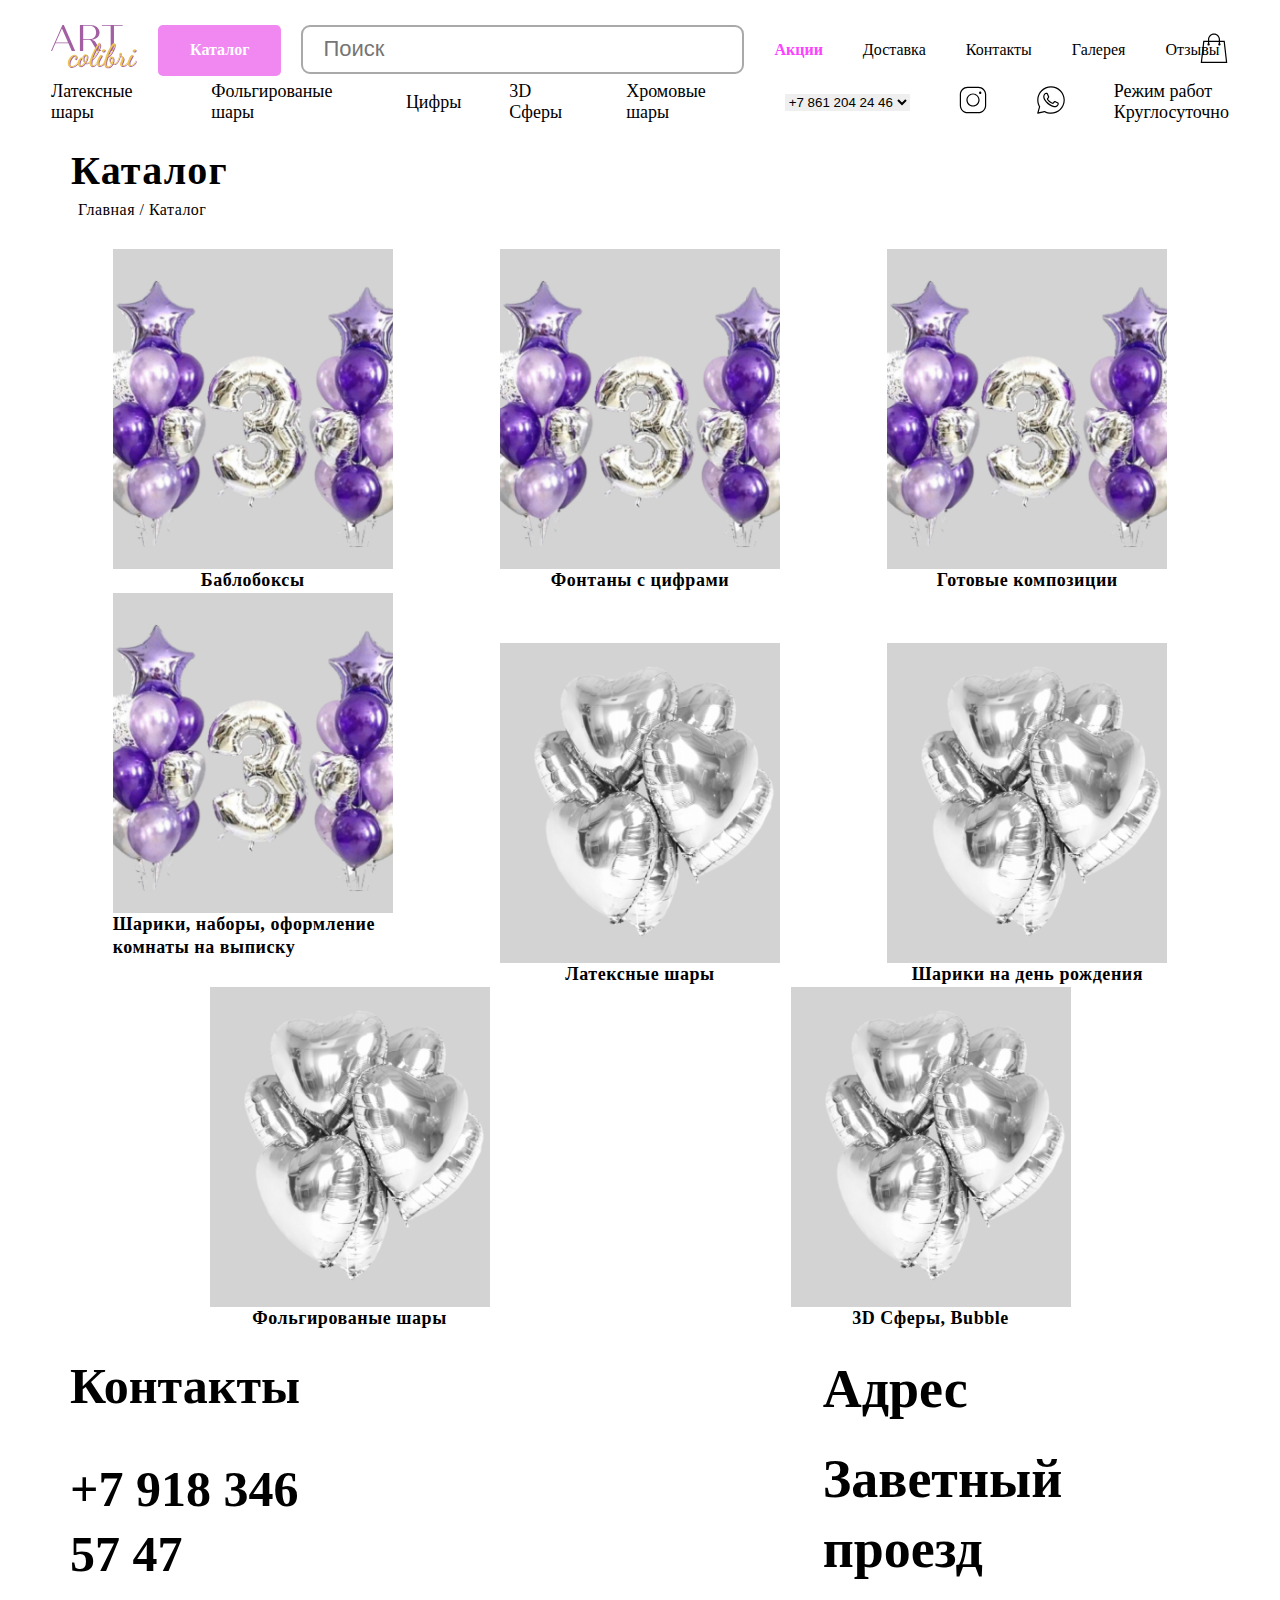
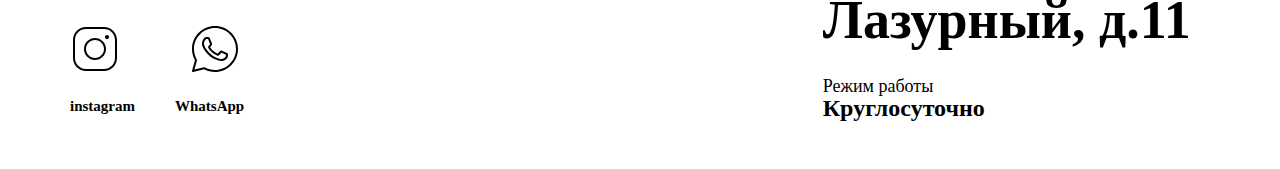
<file: html/katalog.html>
<!DOCTYPE html>
<html lang="en">
  <head>
    <meta charset="UTF-8" />
    <meta name="viewport" content="width=device-width, initial-scale=1.0" />
    <title>Товары</title>
    <link rel="stylesheet" href="../style/katalog.css" />
    <link rel="stylesheet" href="../media/katalog_media.css" />
  </head>
  <body>
    <div class="conteiner">
      <div class="bbq">
        <svg
          xmlns="http://www.w3.org/2000/svg"
          width="24"
          height="24"
          viewBox="0 0 24 24"
          fill="none"
          class="clear"
        >
          <path
            d="M3.70465 3.01501L3.01465 3.70501L11.3096 12L3.01465 20.295L3.70465 20.985L11.9996 12.69L20.2946 20.985L20.9846 20.295L12.6896 12L20.9846 3.70501L20.2946 3.01501L11.9996 11.31L3.70465 3.01501Z"
            fill="black"
          />
        </svg>
        <div class="navlinks">
          <ul>
            <li>
              <a
                href=""
                style="
                  color: #fc42ff;
                  font-family: Montserrat;
                  font-size: 24px;
                  font-style: normal;
                  font-weight: 600;
                  line-height: 130%; /* 20.8px */
                "
                >Акции</a
              >
            </li>
            <li><a href="">Контакты</a></li>
            <li><a href="" class="gal">Галерея</a></li>
            <li><a href="">Отзывы</a></li>
            <li><a href="">Доставка</a></li>
          </ul>
        </div>
        <br />
        <br />
        <br />
        <div class="box"></div>
        <p
          style="
            color: #7e7e7e;
            font-family: Montserrat;
            font-size: 10px;
            font-style: normal;
            font-weight: 500;
            line-height: 130%; /* 13px */
          "
        >
          Телефон
        </p>
        <h1>+7 861 204 24 46</h1>
        <br />
        <p
          style="
            color: #7e7e7e;
            font-family: Montserrat;
            font-size: 10px;
            font-style: normal;
            font-weight: 500;
            line-height: 130%; /* 13px */
          "
        >
          Мы в соц. сетях
        </p>
        <br />
        <div class="flex">
          <svg
            xmlns="http://www.w3.org/2000/svg"
            width="30"
            height="30"
            viewBox="0 0 30 30"
            fill="none"
          >
            <path
              d="M9.5998 1.8C5.2993 1.8 1.7998 5.29949 1.7998 9.6V20.4C1.7998 24.7005 5.2993 28.2 9.5998 28.2H20.3998C24.7003 28.2 28.1998 24.7005 28.1998 20.4V9.6C28.1998 5.29949 24.7003 1.8 20.3998 1.8H9.5998ZM9.5998 3H20.3998C24.0517 3 26.9998 5.94811 26.9998 9.6V20.4C26.9998 24.0519 24.0517 27 20.3998 27H9.5998C5.94791 27 2.9998 24.0519 2.9998 20.4V9.6C2.9998 5.94811 5.94791 3 9.5998 3ZM22.1998 6.6C21.8815 6.6 21.5763 6.72643 21.3513 6.95147C21.1262 7.17652 20.9998 7.48174 20.9998 7.8C20.9998 8.11826 21.1262 8.42348 21.3513 8.64853C21.5763 8.87357 21.8815 9 22.1998 9C22.5181 9 22.8233 8.87357 23.0483 8.64853C23.2734 8.42348 23.3998 8.11826 23.3998 7.8C23.3998 7.48174 23.2734 7.17652 23.0483 6.95147C22.8233 6.72643 22.5181 6.6 22.1998 6.6ZM14.9998 8.4C11.3618 8.4 8.39981 11.362 8.39981 15C8.39981 18.638 11.3618 21.6 14.9998 21.6C18.6378 21.6 21.5998 18.638 21.5998 15C21.5998 11.362 18.6378 8.4 14.9998 8.4ZM14.9998 9.6C17.9893 9.6 20.3998 12.0106 20.3998 15C20.3998 17.9894 17.9893 20.4 14.9998 20.4C12.0104 20.4 9.5998 17.9894 9.5998 15C9.5998 12.0106 12.0104 9.6 14.9998 9.6Z"
              fill="black"
            />
          </svg>
          <svg
            xmlns="http://www.w3.org/2000/svg"
            width="30"
            height="30"
            viewBox="0 0 30 30"
            fill="none"
          >
            <path
              d="M15.0002 1.2C7.38592 1.2 1.2002 7.38572 1.2002 15C1.2002 17.4475 1.87141 19.7315 2.99082 21.7254L1.22246 28.0383C1.19421 28.1393 1.19293 28.246 1.21876 28.3476C1.24458 28.4493 1.29661 28.5424 1.36965 28.6177C1.44268 28.693 1.53418 28.7478 1.63502 28.7767C1.73585 28.8056 1.8425 28.8076 1.94434 28.7824L8.52676 27.1512C10.461 28.1838 12.6557 28.8 15.0002 28.8C22.6145 28.8 28.8002 22.6143 28.8002 15C28.8002 7.38572 22.6145 1.2 15.0002 1.2ZM15.0002 2.4C21.9659 2.4 27.6002 8.03428 27.6002 15C27.6002 21.9657 21.9659 27.6 15.0002 27.6C12.767 27.6 10.6755 27.0178 8.85723 26.0004C8.72424 25.9261 8.56798 25.9051 8.42012 25.9418L2.65566 27.3703L4.20137 21.8555C4.22348 21.7775 4.22959 21.6959 4.21932 21.6156C4.20905 21.5352 4.18261 21.4578 4.1416 21.3879C3.03661 19.5142 2.4002 17.3341 2.4002 15C2.4002 8.03428 8.03447 2.4 15.0002 2.4ZM9.98574 7.8C9.60112 7.8 9.05182 7.94309 8.60059 8.4293C8.32956 8.72133 7.20019 9.82171 7.20019 11.7562C7.20019 13.7732 8.59903 15.5135 8.76816 15.7371H8.76934V15.7383C8.75329 15.7172 8.98401 16.0513 9.29199 16.452C9.59997 16.8526 10.0306 17.3788 10.5717 17.9484C11.6538 19.0877 13.1752 20.4045 15.0635 21.2098C15.9331 21.5801 16.6191 21.8036 17.1389 21.9668C18.1021 22.2693 18.9794 22.2233 19.6385 22.1262C20.1318 22.0535 20.6743 21.8167 21.2111 21.477C21.7479 21.1372 22.274 20.7148 22.5061 20.073C22.6723 19.6129 22.7567 19.1878 22.7873 18.8379C22.8026 18.663 22.8045 18.5086 22.7932 18.3656C22.7818 18.2227 22.7939 18.1132 22.6607 17.8945C22.3814 17.4359 22.065 17.4239 21.735 17.2605C21.5516 17.1698 21.0294 16.9148 20.5057 16.6652C19.9825 16.416 19.5295 16.1952 19.2506 16.0957C19.0743 16.0323 18.8591 15.941 18.5486 15.9762C18.2381 16.0113 17.9315 16.2354 17.7529 16.5C17.5837 16.7508 16.9024 17.555 16.6947 17.7914C16.692 17.7897 16.71 17.798 16.6279 17.7574C16.3711 17.6303 16.0569 17.5222 15.592 17.277C15.1271 17.0317 14.5455 16.6696 13.9092 16.1086V16.1074C12.962 15.2736 12.2986 14.2267 12.0893 13.875C12.1034 13.8582 12.0876 13.8785 12.1174 13.8492L12.1186 13.848C12.3325 13.6374 12.522 13.3857 12.6822 13.2012C12.9093 12.9395 13.0096 12.7089 13.1182 12.4934C13.3346 12.0639 13.2141 11.5912 13.0889 11.3426V11.3414C13.0975 11.3586 13.0211 11.1901 12.9389 10.9957C12.8564 10.8008 12.7512 10.548 12.6389 10.2785C12.4142 9.7395 12.1634 9.13495 12.0143 8.78086V8.77969C11.8385 8.36261 11.6008 8.06214 11.29 7.91719C10.9792 7.77223 10.7047 7.81344 10.6936 7.81289H10.6924C10.4706 7.80266 10.2272 7.8 9.98574 7.8ZM9.98574 9C10.2171 9 10.4451 9.00282 10.6361 9.01172C10.8326 9.02151 10.8204 9.02231 10.7826 9.00469C10.7442 8.98678 10.7963 8.98097 10.908 9.24609C11.0541 9.59281 11.3061 10.1995 11.5314 10.7402C11.6441 11.0106 11.7496 11.2643 11.8338 11.4633C11.918 11.6623 11.9636 11.7734 12.0166 11.8793V11.8805L12.0178 11.8816C12.0697 11.9841 12.0651 11.9185 12.0471 11.9543C11.9205 12.2056 11.9033 12.2673 11.7752 12.4148C11.5802 12.6395 11.3813 12.89 11.276 12.9937C11.1839 13.0842 11.0176 13.2252 10.9139 13.5012C10.8099 13.7775 10.8584 14.1567 11.0252 14.4398C11.2472 14.8168 11.9788 16.0076 13.1158 17.0086C13.8319 17.6398 14.4989 18.0576 15.0318 18.3387C15.5647 18.6198 15.9988 18.784 16.0959 18.832C16.3265 18.9462 16.5786 19.0348 16.8717 18.9996C17.1648 18.9644 17.4175 18.7866 17.5783 18.6047L17.5795 18.6035C17.7936 18.3608 18.4297 17.6344 18.735 17.1867C18.7479 17.1913 18.7437 17.1877 18.8451 17.2242V17.2254H18.8463C18.8926 17.2419 19.4728 17.5016 19.99 17.748C20.5073 17.9945 21.0323 18.2507 21.2029 18.3352C21.4491 18.457 21.5655 18.5363 21.5955 18.5367C21.5975 18.5895 21.5996 18.6467 21.592 18.7336C21.5709 18.9746 21.5065 19.3081 21.3775 19.6652C21.3143 19.84 20.9852 20.2006 20.5701 20.4633C20.155 20.726 19.6498 20.9115 19.4627 20.9391C18.9001 21.022 18.2322 21.0522 17.4986 20.8219C16.99 20.6622 16.3558 20.4556 15.5346 20.1059C13.8691 19.3956 12.4535 18.1869 11.4424 17.1223C10.9368 16.5899 10.5317 16.0944 10.2436 15.7195C9.95591 15.3453 9.83031 15.1506 9.72558 15.0129L9.72441 15.0117C9.53852 14.7659 8.4002 13.1825 8.4002 11.7562C8.4002 10.2468 9.10129 9.65486 9.48066 9.24609C9.67983 9.0315 9.89756 9 9.98574 9Z"
              fill="black"
            />
          </svg>
        </div>
      </div>
      <div class="navbar">
        <svg
          xmlns="http://www.w3.org/2000/svg"
          width="16"
          height="6"
          viewBox="0 0 16 6"
          fill="none"
          class="menu"
        >
          <rect width="16" height="1" fill="#787878" />
          <rect y="5" width="11" height="1" fill="#787878" />
        </svg>
        <svg
          xmlns="http://www.w3.org/2000/svg"
          width="18"
          height="18"
          viewBox="0 0 18 18"
          fill="none"
          class="menu1"
        >
          <path
            d="M5.39961 3.23999C4.83148 3.23999 4.37164 3.63796 4.07211 4.16249C3.77258 4.68702 3.59961 5.36905 3.59961 6.11999C3.59961 6.87093 3.77258 7.55296 4.07211 8.07749C4.37164 8.60202 4.83148 8.99999 5.39961 8.99999C5.96773 8.99999 6.42758 8.60202 6.72711 8.07749C7.02664 7.55296 7.19961 6.87093 7.19961 6.11999C7.19961 5.36905 7.02664 4.68702 6.72711 4.16249C6.42758 3.63796 5.96773 3.23999 5.39961 3.23999ZM12.2059 3.27374L4.92711 14.7262H5.75961L13.0271 3.27374H12.2059ZM5.39961 3.95999C5.62742 3.95999 5.88758 4.12312 6.10836 4.51124C6.32914 4.89937 6.47961 5.48015 6.47961 6.11999C6.47961 6.75983 6.32914 7.34062 6.10836 7.72874C5.88758 8.11687 5.62742 8.27999 5.39961 8.27999C5.1718 8.27999 4.91164 8.11687 4.69086 7.72874C4.47008 7.34062 4.31961 6.75983 4.31961 6.11999C4.31961 5.48015 4.47008 4.89937 4.69086 4.51124C4.91164 4.12312 5.1718 3.95999 5.39961 3.95999ZM12.5996 8.99999C12.0315 8.99999 11.5716 9.39796 11.2721 9.92249C10.9726 10.447 10.7996 11.1291 10.7996 11.88C10.7996 12.6309 10.9726 13.313 11.2721 13.8375C11.5716 14.362 12.0315 14.76 12.5996 14.76C13.1677 14.76 13.6276 14.362 13.9271 13.8375C14.2266 13.313 14.3996 12.6309 14.3996 11.88C14.3996 11.1291 14.2266 10.447 13.9271 9.92249C13.6276 9.39796 13.1677 8.99999 12.5996 8.99999ZM12.5996 9.71999C12.8274 9.71999 13.0876 9.88312 13.3084 10.2712C13.5291 10.6594 13.6796 11.2401 13.6796 11.88C13.6796 12.5198 13.5291 13.1006 13.3084 13.4887C13.0876 13.8769 12.8274 14.04 12.5996 14.04C12.3718 14.04 12.1116 13.8769 11.8909 13.4887C11.6701 13.1006 11.5196 12.5198 11.5196 11.88C11.5196 11.2401 11.6701 10.6594 11.8909 10.2712C12.1116 9.88312 12.3718 9.71999 12.5996 9.71999Z"
            fill="black"
          />
        </svg>
        <div class="logo">
          <svg
            xmlns="http://www.w3.org/2000/svg"
            width="87"
            height="44"
            viewBox="0 0 87 44"
            fill="none"
            class="logoBtn"
          >
            <g clip-path="url(#clip0_2_253)">
              <path
                d="M21.0193 42.9524C20.5537 42.9646 20.0905 42.8816 19.6581 42.7086C19.2256 42.5356 18.833 42.2763 18.5042 41.9464C17.8361 41.2744 17.502 40.2722 17.502 38.9283C17.5015 37.8741 17.709 36.8303 18.1125 35.8564C18.509 34.8822 19.0544 33.9754 19.7291 33.1685C20.3576 32.4111 21.1124 31.768 21.9601 31.2678C22.6893 30.8216 23.5243 30.5777 24.3792 30.5613C25.2393 30.5613 25.8268 30.8147 26.1416 31.3292C26.4434 31.7992 26.6058 32.3451 26.6101 32.9036C26.6212 33.4662 26.4749 34.0208 26.1877 34.5048C26.0774 34.7144 25.9116 34.8897 25.7085 35.0116C25.5053 35.1335 25.2727 35.1972 25.0358 35.196C24.8575 35.195 24.682 35.1516 24.5238 35.0695C24.3656 34.9874 24.2292 34.8689 24.1257 34.7237C24.5028 34.4819 24.7901 34.1231 24.9436 33.7023C25.1612 33.246 25.279 32.7485 25.2892 32.2431C25.3002 32.0388 25.2508 31.8358 25.1471 31.6595C25.0785 31.5841 24.9929 31.5263 24.8973 31.4909C24.8018 31.4555 24.6992 31.4435 24.598 31.456C23.9437 31.4947 23.325 31.7672 22.8547 32.2239C22.2047 32.7856 21.643 33.4419 21.1883 34.1707C20.6773 34.9584 20.2562 35.8007 19.9326 36.682C19.6237 37.4745 19.4585 38.3158 19.445 39.1664C19.4397 39.7943 19.6028 40.4122 19.9173 40.9557C20.2283 41.501 20.8388 41.7736 21.7374 41.7736C22.6256 41.7601 23.496 41.5223 24.2678 41.0824C25.1729 40.5737 25.9762 39.9019 26.637 39.1011C27.3933 38.2051 27.9896 37.1854 28.3995 36.0868L28.8065 36.4017C28.3404 37.6293 27.672 38.7701 26.829 39.7769C26.0547 40.7165 25.1183 41.5098 24.0643 42.1192C23.1386 42.6559 22.0893 42.9431 21.0193 42.9524Z"
                fill="#A260A3"
              />
              <path
                d="M29.9738 42.196C29.0701 42.196 28.4302 41.9195 28.0539 41.3665C27.6614 40.7648 27.463 40.0572 27.4856 39.3391C27.4919 38.6567 27.598 37.9788 27.8004 37.327C28.0052 36.6493 28.2847 35.9963 28.6337 35.3802C28.934 34.8277 29.3232 34.3282 29.7856 33.9019C30.1345 33.5589 30.5985 33.3577 31.0873 33.3374C31.1989 33.3382 31.31 33.3537 31.4175 33.3835C31.5327 33.4181 31.6441 33.4526 31.7478 33.4949C31.4794 33.7694 31.2518 34.081 31.072 34.4203C30.7902 34.9142 30.5438 35.4275 30.3347 35.9562C30.1089 36.5155 29.9153 37.0873 29.7549 37.6688C29.6119 38.1387 29.5318 38.6255 29.5168 39.1164C29.478 39.5924 29.588 40.0688 29.8317 40.4795C29.922 40.6128 30.0441 40.7215 30.1868 40.7959C30.3296 40.8703 30.4886 40.908 30.6496 40.9058C31.2354 40.845 31.7861 40.5973 32.2201 40.1992C32.8848 39.668 33.4853 39.061 34.0094 38.3907C33.3993 37.876 32.9291 37.2156 32.6424 36.4708C32.3244 35.7092 32.16 34.8923 32.1586 34.067C32.1533 33.401 32.2759 32.7401 32.5196 32.1202C32.7332 31.5483 33.0966 31.0444 33.5717 30.6611C34.0447 30.2893 34.633 30.095 35.2343 30.112C36.0945 30.112 36.6704 30.3424 36.9623 30.8032C37.2829 31.3267 37.4431 31.9328 37.423 32.5464C37.3974 33.4812 37.1942 34.4025 36.824 35.2612C36.4215 36.2686 35.9171 37.2323 35.3188 38.1372C35.6832 38.3431 36.0945 38.4516 36.513 38.4521C36.8975 38.4427 37.2783 38.374 37.6419 38.2486C38.0962 38.0915 38.5169 37.8506 38.8822 37.5382C39.3152 37.1744 39.6549 36.7123 39.8729 36.1904L40.2569 36.5015C39.9269 37.3841 39.2996 38.1242 38.4828 38.5942C37.8159 38.9745 37.0654 39.1842 36.298 39.2047C36.0401 39.204 35.7829 39.1783 35.53 39.1279C35.2811 39.0765 35.0388 38.9966 34.8081 38.8898C34.144 39.7836 33.3552 40.5776 32.4658 41.2475C31.7618 41.8286 30.886 42.1619 29.9738 42.196ZM34.5816 37.5882C35.1 36.8242 35.5376 36.0083 35.8871 35.1537C36.2139 34.3936 36.39 33.5772 36.4055 32.75C36.4388 32.2884 36.3459 31.8265 36.1367 31.4137C36.0743 31.288 35.9787 31.1819 35.8602 31.1068C35.7418 31.0316 35.605 30.9904 35.4647 30.9875C35.0423 30.9875 34.6161 31.2947 34.1746 31.9014C33.7142 32.5792 33.4828 33.3865 33.5141 34.2053C33.5155 34.828 33.606 35.4474 33.7829 36.0445C33.9403 36.6077 34.2151 37.1311 34.5892 37.5805L34.5816 37.5882Z"
                fill="#A260A3"
              />
              <path
                d="M41.8811 42.146C40.9775 42.146 40.3375 41.8376 39.9612 41.2206C39.5543 40.5228 39.3532 39.724 39.3814 38.9167C39.4129 37.7043 39.6026 36.5012 39.9458 35.338C40.3578 33.8534 40.8566 32.3944 41.4395 30.9683C42.0565 29.4323 42.7323 27.9399 43.467 26.491C44.2017 25.0421 44.9338 23.7174 45.6634 22.5168C46.2615 21.5117 46.9394 20.5563 47.6908 19.6599C48.309 18.9457 48.7967 18.5925 49.1538 18.5925C49.2743 18.5973 49.3912 18.6358 49.4909 18.7037C49.5907 18.7716 49.6695 18.8661 49.7182 18.9765C49.8768 19.2723 49.9932 19.589 50.0638 19.9172C50.1428 20.2417 50.1853 20.574 50.1905 20.9079C50.1559 21.6631 50.0124 22.4093 49.7643 23.1235C49.4309 24.1639 49.0321 25.1822 48.5701 26.1723C48.0307 27.3373 47.423 28.4695 46.75 29.5629C46.0479 30.702 45.2786 31.7983 44.4461 32.8459C43.6714 33.8338 42.7921 34.735 41.8235 35.5338C41.6968 36.0983 41.6008 36.6474 41.524 37.1811C41.4532 37.69 41.4173 38.2032 41.4165 38.717C41.3771 39.3444 41.4959 39.9715 41.7621 40.541C41.8615 40.7276 42.0115 40.8824 42.1949 40.9876C42.3782 41.0929 42.5876 41.1444 42.7988 41.1361C43.4365 41.1026 44.0377 40.8281 44.4807 40.3682C45.0835 39.8045 45.6113 39.1657 46.0512 38.4675C46.5375 37.7117 46.9626 36.9181 47.3222 36.0944L47.7945 36.3479C47.1093 37.8899 46.1868 39.3151 45.0605 40.5717C44.0647 41.6212 43.0049 42.146 41.8811 42.146ZM42.1 34.4663C42.8769 33.6801 43.5907 32.834 44.2349 31.9359C44.9248 30.9797 45.5656 29.989 46.1548 28.9677C46.7539 27.9425 47.2838 26.9441 47.7445 25.9842C48.1521 25.1424 48.5086 24.2769 48.812 23.3923C49.0257 22.8215 49.1551 22.2225 49.196 21.6144C49.2119 21.4737 49.1838 21.3314 49.1154 21.2074C49.0655 21.146 49.0194 21.1114 48.9771 21.1114C48.8082 21.1114 48.5202 21.3802 48.1132 21.9139C47.598 22.6048 47.1199 23.3226 46.6809 24.0642C46.1408 24.9653 45.5866 25.9893 45.0183 27.1361C44.45 28.2829 43.9098 29.4874 43.3978 30.7494C42.9029 31.9657 42.4697 33.2063 42.1 34.4663Z"
                fill="#A260A3"
              />
              <path
                d="M48.9426 42.0078C48.6 42.0333 48.2563 41.977 47.9399 41.8434C47.6234 41.7099 47.3432 41.503 47.1225 41.2398C46.7156 40.7029 46.5043 40.0432 46.5235 39.3698C46.5438 38.7536 46.6339 38.1417 46.7923 37.5459C46.9858 36.7657 47.2216 35.9966 47.4988 35.242C47.7809 34.4581 48.1223 33.6969 48.5202 32.965C48.8532 32.3307 49.2704 31.7442 49.7605 31.2217C49.9195 31.0286 50.1156 30.8694 50.3372 30.7533C50.5588 30.6372 50.8014 30.5667 51.0506 30.5459C51.2277 30.5419 51.4 30.6034 51.5345 30.7187C51.6061 30.7837 51.662 30.8641 51.6979 30.954C51.7338 31.0438 51.7488 31.1406 51.7418 31.2371C51.6713 31.6762 51.5048 32.0945 51.2542 32.462C50.9278 33.0264 50.5476 33.6754 50.1022 34.4088C49.6583 35.1453 49.2732 35.9156 48.9503 36.7127C48.6407 37.442 48.4751 38.2243 48.4626 39.0166C48.4626 39.7845 48.5893 40.2722 48.8466 40.5256C49.0039 40.6622 49.1867 40.7663 49.3843 40.8322C49.582 40.8981 49.7907 40.9244 49.9985 40.9096C50.7102 40.9096 51.4692 40.5538 52.2755 39.8421C53.0819 39.1305 53.9356 37.8838 54.8367 36.1021L55.117 36.417C54.6406 38.0141 53.7332 39.449 52.4944 40.564C51.5233 41.4579 50.2619 41.9707 48.9426 42.0078ZM52.7133 27.6199C52.3973 27.6245 52.0866 27.5378 51.8186 27.3703C51.6935 27.2866 51.5923 27.1718 51.525 27.0372C51.4577 26.9025 51.4265 26.7527 51.4346 26.6024C51.45 26.3598 51.5292 26.1256 51.664 25.9233C51.7988 25.7211 51.9846 25.558 52.2026 25.4504C52.6573 25.144 53.1904 24.9748 53.7385 24.9628C54.0123 24.9481 54.283 25.0266 54.5065 25.1855C54.6106 25.2822 54.6903 25.4022 54.739 25.5357C54.7878 25.6692 54.8041 25.8124 54.7868 25.9534C54.7717 26.1813 54.7059 26.403 54.5944 26.6023C54.4828 26.8015 54.3281 26.9734 54.1417 27.1054C53.7468 27.4471 53.2393 27.6305 52.7171 27.6199H52.7133Z"
                fill="#A260A3"
              />
              <path
                d="M57.179 43.4861C56.0885 43.4861 55.277 43.1303 54.7446 42.4187C54.1699 41.5677 53.8882 40.5527 53.9421 39.5273C53.9717 38.274 54.1508 37.0288 54.4758 35.818C54.8628 34.3012 55.3359 32.8076 55.8927 31.3446C56.4763 29.7805 57.1304 28.2561 57.8549 26.7713C58.5793 25.2866 59.3076 23.9414 60.0397 22.7357C60.6407 21.7103 61.3348 20.7424 62.1132 19.8443C62.7634 19.1224 63.2972 18.7614 63.7144 18.7614C64.0715 18.7614 64.325 18.9803 64.4824 19.4219C64.6374 19.8438 64.718 20.2895 64.7205 20.739C64.6936 21.4664 64.5644 22.1864 64.3365 22.8777C64.0499 23.8002 63.6917 24.6989 63.2652 25.5656C62.7937 26.5367 62.2589 27.4757 61.664 28.3764C61.0779 29.2704 60.4218 30.1166 59.7018 30.9068C59.0744 31.609 58.3488 32.2168 57.5477 32.7116C57.3333 33.1764 57.1499 33.6549 56.9986 34.1438C56.7325 34.9578 56.512 35.7859 56.3381 36.6244C56.144 37.5176 56.0449 38.4289 56.0424 39.343C56.0147 40.069 56.1457 40.7924 56.4264 41.4626C56.5356 41.7226 56.7227 41.9424 56.9621 42.0917C57.2014 42.2409 57.4811 42.3122 57.7627 42.2958C58.455 42.2634 59.1174 42.0044 59.6481 41.5585C60.3078 41.0511 60.8445 40.4014 61.2185 39.6578C60.4663 39.2828 59.8589 38.67 59.4906 37.9145C59.1247 37.2012 58.9301 36.4123 58.9223 35.6106C58.8781 34.7349 59.1584 33.8736 59.7095 33.1915C59.9302 32.9101 60.2116 32.6821 60.5328 32.5245C60.8539 32.3669 61.2064 32.2839 61.5641 32.2815C61.8472 32.2739 62.1277 32.3373 62.38 32.4661C62.6322 32.5949 62.8481 32.7849 63.0079 33.0188C63.4057 33.6637 63.5923 34.4168 63.5417 35.1729C63.5395 35.8765 63.4557 36.5775 63.2921 37.2618C63.1211 37.9864 62.8632 38.6878 62.5241 39.3506C62.6278 39.3698 62.7391 39.3852 62.8543 39.3967C63.3155 39.4408 63.7809 39.3896 64.2215 39.2463C64.6621 39.103 65.0685 38.8705 65.4155 38.5635C66.1018 37.9507 66.6761 37.223 67.1127 36.4132C67.5927 35.5495 68.0073 34.651 68.353 33.7253C68.6985 32.796 68.9942 31.9705 69.2476 31.2601C69.1642 31.1574 69.0909 31.0468 69.0288 30.9299C68.9562 30.778 68.9232 30.6103 68.9328 30.4422C68.9268 29.9144 69.1107 29.4019 69.4511 28.9984C69.7967 28.5799 70.0847 28.3687 70.3151 28.3687C70.4841 28.3687 70.5877 28.4762 70.63 28.6836C70.6608 28.8175 70.6814 28.9536 70.6914 29.0906C70.6818 29.3157 70.6228 29.5359 70.5186 29.7357C70.4172 29.9255 70.3583 30.1352 70.3458 30.3501C70.3632 30.5007 70.4166 30.6449 70.5015 30.7706C70.5864 30.8962 70.7002 30.9996 70.8335 31.072L71.9509 31.8706C72.3787 32.188 72.7545 32.5702 73.0644 33.0034C73.4037 33.497 73.5747 34.0868 73.5521 34.6852C73.549 35.3378 73.4186 35.9834 73.1681 36.586C72.9032 37.2234 72.6421 37.8377 72.4002 38.4214C72.1653 38.9128 72.0346 39.4475 72.0162 39.9919C71.9986 40.1266 72.015 40.2637 72.064 40.3904C72.113 40.5172 72.1929 40.6297 72.2965 40.7176C72.4934 40.8439 72.7231 40.9093 72.9569 40.9058C73.5017 40.8874 74.0318 40.7244 74.4928 40.4335C75.0493 40.0962 75.5647 39.6954 76.0288 39.2393C76.5214 38.7659 76.9735 38.2522 77.3804 37.7033C77.735 37.2457 78.0305 36.7451 78.2597 36.2135L78.6706 36.5245C78.2408 37.4562 77.6909 38.3275 77.0348 39.1164C76.3827 39.9317 75.605 40.6381 74.7309 41.2091C73.9541 41.7289 73.0429 42.0117 72.1083 42.0232C71.4984 42.0598 70.8973 41.8636 70.4265 41.4741C70.2161 41.28 70.0517 41.0414 69.9454 40.7757C69.8391 40.5099 69.7935 40.2238 69.8121 39.9381C69.8264 39.2747 69.9767 38.6212 70.2537 38.0182C70.5455 37.3398 70.8335 36.6538 71.1176 35.9601C71.3781 35.3645 71.5215 34.7244 71.54 34.0747C71.5607 33.8034 71.5192 33.531 71.4187 33.2782C71.3182 33.0253 71.1614 32.7987 70.9602 32.6156C70.5826 32.2977 70.1891 31.9991 69.7814 31.7209C69.5254 32.5145 69.2272 33.3938 68.8867 34.3589C68.5453 35.3144 68.1133 36.235 67.5965 37.1082C67.1178 37.9378 66.4843 38.6677 65.7303 39.2585C64.9718 39.8335 64.04 40.1328 63.0886 40.1071C62.9421 40.1064 62.7959 40.0961 62.6508 40.0764L62.1785 40.0149C61.6338 40.954 60.9265 41.7887 60.0896 42.4801C59.2703 43.1514 58.2381 43.5082 57.179 43.4861ZM57.9009 31.4828C58.542 30.9693 59.1171 30.3786 59.6135 29.7242C60.1799 28.9991 60.6993 28.2385 61.1686 27.4472C61.6525 26.6408 62.0787 25.8498 62.4588 25.0741C62.7968 24.3923 63.0905 23.6895 63.3381 22.9699C63.5102 22.5164 63.6162 22.0405 63.653 21.5568C63.6603 21.4871 63.6483 21.4167 63.6184 21.3533C63.6096 21.337 63.5961 21.3235 63.5798 21.3147C63.5634 21.3058 63.5448 21.3019 63.5263 21.3034C63.3573 21.3034 63.0386 21.6029 62.5663 22.2019C61.9887 22.9597 61.4639 23.7565 60.9958 24.5865C60.4199 25.5848 59.849 26.6856 59.2833 27.8887C58.7341 29.0509 58.272 30.2522 57.9009 31.4828ZM61.5449 39.0243C61.7795 38.5338 61.9586 38.0186 62.0787 37.4883C62.2067 36.9486 62.2712 36.3957 62.2707 35.841C62.2972 35.2502 62.195 34.6606 61.9712 34.1131C61.7715 33.6946 61.5257 33.4834 61.2339 33.4834C60.9421 33.4834 60.6387 33.6984 60.4007 34.1285C60.1432 34.6273 60.0189 35.1841 60.0397 35.745C60.0485 36.3572 60.1655 36.963 60.3853 37.5344C60.5953 38.1462 61.0034 38.6705 61.5449 39.0243Z"
                fill="#A260A3"
              />
              <path
                d="M79.8302 42.0078C79.4876 42.034 79.1437 41.9779 78.8271 41.8443C78.5105 41.7108 78.2305 41.5035 78.0101 41.2399C77.6033 40.703 77.3919 40.0432 77.4111 39.3698C77.4294 38.7535 77.5197 38.1414 77.6799 37.5459C77.8716 36.7652 78.1075 35.996 78.3864 35.242C78.6685 34.4581 79.01 33.6969 79.4078 32.965C79.7395 32.3298 80.1568 31.7433 80.6481 31.2217C80.8063 31.0286 81.0017 30.8693 81.2226 30.7532C81.4436 30.6371 81.6857 30.5666 81.9344 30.5459C82.1126 30.542 82.2861 30.6035 82.4221 30.7187C82.4933 30.7839 82.5486 30.8645 82.5839 30.9543C82.6191 31.0442 82.6334 31.1409 82.6256 31.2371C82.557 31.6761 82.3917 32.0945 82.1418 32.462C81.8141 33.0277 81.4301 33.6767 80.9898 34.4088C80.546 35.1454 80.1609 35.9157 79.8379 36.7127C79.53 37.4426 79.3645 38.2246 79.3502 39.0166C79.3502 39.7692 79.4782 40.2722 79.7342 40.5256C79.8915 40.6624 80.0742 40.7667 80.2719 40.8325C80.4696 40.8984 80.6783 40.9246 80.8862 40.9096C81.6004 40.9096 82.3568 40.5525 83.167 39.8421C83.9772 39.1318 84.8258 37.8838 85.7243 36.1021L86.0085 36.417C85.5321 38.0141 84.6247 39.449 83.3859 40.564C82.4135 41.4582 81.1507 41.9709 79.8302 42.0078ZM83.6009 27.62C83.2849 27.6245 82.9743 27.5378 82.7062 27.3704C82.5811 27.2866 82.4799 27.1718 82.4126 27.0372C82.3453 26.9025 82.3142 26.7527 82.3223 26.6024C82.3369 26.3596 82.4157 26.1251 82.5506 25.9227C82.6856 25.7203 82.8717 25.5573 83.0902 25.4504C83.5449 25.1441 84.078 24.9748 84.6262 24.9628C84.9001 24.9466 85.1713 25.0252 85.3941 25.1855C85.4987 25.282 85.5789 25.4019 85.6283 25.5354C85.6777 25.6689 85.6948 25.8121 85.6783 25.9535C85.6632 26.1813 85.5974 26.403 85.4858 26.6023C85.3742 26.8016 85.2196 26.9734 85.0332 27.1054C84.6359 27.4483 84.1256 27.6317 83.6009 27.62Z"
                fill="#A260A3"
              />
              <path
                d="M17.4213 18.3116H4.41964L1.04059 25.9913H0L11.4043 -0.012085H12.8481L24.2178 26.0182H20.762L17.4213 18.3116ZM17.0719 17.5705L10.9282 3.4169L4.71532 17.5705H17.0719Z"
                fill="#A260A3"
              />
              <path
                d="M50.4439 26.0187H46.6579C45.8663 25.4516 45.2106 24.7159 44.7379 23.8646L40.7983 16.9529C40.2648 16.051 39.4766 15.3269 38.5328 14.8717H32.2086V26.0072H28.8986V0H39.1164C44.4922 0 48.5509 3.15635 48.5509 7.39168C48.5509 11.2546 45.3178 14.192 40.7522 14.7488C42.5339 15.2672 43.9815 16.1964 44.7264 17.4981L48.0671 23.1811C48.6593 24.278 49.4679 25.2433 50.4439 26.0187ZM32.2086 14.1152H38.4829C42.4609 14.1152 45.0951 11.4773 45.0951 7.43008C45.0951 3.3829 42.4609 0.744929 38.4829 0.744929H32.2086V14.1152Z"
                fill="#A260A3"
              />
              <path
                d="M71.6936 0.744929H62.9657V26.0187H59.6595V0.744929H50.8625V0H71.7013L71.6936 0.744929Z"
                fill="#A260A3"
              />
              <path
                d="M20.2513 42.1844C19.7857 42.1966 19.3225 42.1136 18.8901 41.9406C18.4576 41.7676 18.065 41.5083 17.7362 41.1784C17.0681 40.5064 16.734 39.5042 16.734 38.1603C16.7335 37.1061 16.941 36.0622 17.3445 35.0884C17.741 34.1142 18.2864 33.2074 18.9611 32.4005C19.5896 31.6431 20.3444 31 21.1921 30.4998C21.9213 30.0535 22.7563 29.8097 23.6112 29.7933C24.4713 29.7933 25.0588 30.0467 25.3736 30.5612C25.6754 31.0312 25.8378 31.5771 25.8421 32.1356C25.8531 32.6982 25.7069 33.2528 25.4197 33.7368C25.3094 33.9464 25.1436 34.1217 24.9405 34.2436C24.7373 34.3654 24.5046 34.4292 24.2678 34.428C24.0895 34.427 23.914 34.3836 23.7558 34.3015C23.5976 34.2194 23.4612 34.1009 23.3577 33.9557C23.7348 33.7139 24.0221 33.3551 24.1756 32.9343C24.3932 32.478 24.511 31.9805 24.5212 31.4751C24.5322 31.2708 24.4828 31.0678 24.3791 30.8915C24.3105 30.8161 24.2249 30.7583 24.1293 30.7229C24.0338 30.6875 23.9312 30.6755 23.83 30.688C23.1757 30.7267 22.557 30.9992 22.0867 31.4559C21.4367 32.0176 20.875 32.6739 20.4203 33.4027C19.9093 34.1904 19.4882 35.0327 19.1646 35.914C18.8557 36.7065 18.6905 37.5478 18.677 38.3983C18.6717 39.0263 18.8348 39.6442 19.1493 40.1877C19.4603 40.733 20.0708 41.0056 20.9693 41.0056C21.8576 40.9921 22.728 40.7543 23.4998 40.3144C24.4049 39.8057 25.2082 39.1339 25.869 38.3331C26.6253 37.4371 27.2215 36.4174 27.6315 35.3188L28.0385 35.6337C27.5724 36.8613 26.904 38.0021 26.061 39.0089C25.2867 39.9485 24.3503 40.7418 23.2963 41.3512C22.3706 41.8879 21.3213 42.1751 20.2513 42.1844Z"
                fill="#EDC454"
              />
              <path
                d="M29.2058 41.428C28.3022 41.428 27.6622 41.1515 27.2859 40.5986C26.8934 39.9969 26.6951 39.2892 26.7176 38.5712C26.724 37.8887 26.8301 37.2109 27.0325 36.5591C27.2373 35.8813 27.5167 35.2284 27.8657 34.6123C28.1661 34.0597 28.5552 33.5603 29.0177 33.134C29.3666 32.791 29.8305 32.5898 30.3194 32.5695C30.431 32.5703 30.542 32.5857 30.6496 32.6156C30.7648 32.6501 30.8762 32.6847 30.9798 32.7269C30.7114 33.0015 30.4838 33.3131 30.304 33.6523C30.0223 34.1462 29.7759 34.6595 29.5668 35.1883C29.341 35.7476 29.1474 36.3194 28.987 36.9008C28.8439 37.3707 28.7639 37.8575 28.7489 38.3485C28.71 38.8245 28.82 39.3008 29.0638 39.7116C29.1541 39.8449 29.2761 39.9536 29.4189 40.028C29.5617 40.1024 29.7207 40.1401 29.8816 40.1378C30.4674 40.0771 31.0181 39.8294 31.4521 39.4313C32.1169 38.9001 32.7174 38.2931 33.2415 37.6227C32.6314 37.1081 32.1612 36.4477 31.8745 35.7028C31.5564 34.9413 31.392 34.1244 31.3907 33.2991C31.3854 32.633 31.5079 31.9722 31.7516 31.3523C31.9652 30.7804 32.3286 30.2764 32.8038 29.8931C33.2767 29.5213 33.865 29.327 34.4664 29.344C35.3265 29.344 35.9025 29.5744 36.1943 30.0352C36.515 30.5588 36.6752 31.1649 36.6551 31.7785C36.6295 32.7132 36.4262 33.6346 36.0561 34.4933C35.6535 35.5007 35.1492 36.4643 34.5509 37.3693C34.9153 37.5752 35.3266 37.6836 35.7451 37.6842C36.1296 37.6747 36.5104 37.6061 36.874 37.4807C37.3282 37.3236 37.7489 37.0826 38.1142 36.7703C38.5473 36.4065 38.887 35.9444 39.1049 35.4225L39.4889 35.7335C39.159 36.6162 38.5316 37.3562 37.7149 37.8262C37.048 38.2066 36.2975 38.4163 35.53 38.4368C35.2722 38.4361 35.015 38.4104 34.7621 38.36C34.5131 38.3085 34.2709 38.2287 34.0402 38.1219C33.3761 39.0157 32.5873 39.8096 31.6979 40.4796C30.9938 41.0607 30.1181 41.394 29.2058 41.428ZM33.8136 36.8202C34.3321 36.0562 34.7696 35.2403 35.1192 34.3858C35.446 33.6256 35.622 32.8093 35.6376 31.982C35.6709 31.5205 35.578 31.0585 35.3688 30.6457C35.3064 30.5201 35.2108 30.414 35.0923 30.3388C34.9738 30.2637 34.837 30.2224 34.6968 30.2195C34.2744 30.2195 33.8482 30.5267 33.4066 31.1334C32.9463 31.8112 32.7149 32.6185 32.7462 33.4373C32.7476 34.0601 32.8381 34.6795 33.0149 35.2766C33.1723 35.8397 33.4471 36.3632 33.8213 36.8125L33.8136 36.8202Z"
                fill="#EDC454"
              />
              <path
                d="M41.1131 41.3781C40.2095 41.3781 39.5695 41.0696 39.1932 40.4527C38.7862 39.7549 38.5852 38.9561 38.6134 38.1488C38.6449 36.9364 38.8346 35.7333 39.1778 34.57C39.5898 33.0855 40.0886 31.6264 40.6715 30.2003C41.2885 28.6644 41.9643 27.172 42.699 25.7231C43.4336 24.2742 44.1658 22.9494 44.8953 21.7488C45.4934 20.7437 46.1714 19.7884 46.9228 18.892C47.541 18.1778 48.0286 17.8245 48.3858 17.8245C48.5063 17.8293 48.6232 17.8679 48.7229 17.9357C48.8227 18.0036 48.9015 18.0981 48.9502 18.2085C49.1088 18.5044 49.2251 18.8211 49.2958 19.1493C49.3748 19.4737 49.4173 19.806 49.4225 20.1399C49.3879 20.8952 49.2444 21.6414 48.9963 22.3555C48.6629 23.396 48.2641 24.4143 47.8021 25.4044C47.2627 26.5694 46.6549 27.7016 45.982 28.7949C45.2799 29.934 44.5106 31.0303 43.6781 32.078C42.9034 33.0659 42.024 33.9671 41.0555 34.7659C40.9288 35.3303 40.8328 35.8794 40.756 36.4132C40.6852 36.9221 40.6493 37.4353 40.6485 37.9491C40.6091 38.5764 40.7279 39.2036 40.9941 39.773C41.0935 39.9596 41.2435 40.1144 41.4269 40.2197C41.6102 40.325 41.8196 40.3764 42.0308 40.3682C42.6685 40.3346 43.2697 40.0601 43.7127 39.6002C44.3155 39.0366 44.8433 38.3978 45.2832 37.6995C45.7696 36.9437 46.1946 36.1502 46.5542 35.3265L47.0265 35.5799C46.3413 37.122 45.4188 38.5472 44.2925 39.8037C43.2967 40.8533 42.2369 41.3781 41.1131 41.3781ZM41.332 33.6984C42.1089 32.9122 42.8227 32.0661 43.4669 31.168C44.1568 30.2117 44.7976 29.2211 45.3868 28.1998C45.9859 27.1745 46.5158 26.1762 46.9765 25.2162C47.3841 24.3745 47.7406 23.509 48.044 22.6243C48.2577 22.0535 48.3871 21.4546 48.428 20.8465C48.4439 20.7057 48.4158 20.5635 48.3474 20.4395C48.2974 20.378 48.2514 20.3435 48.2091 20.3435C48.0402 20.3435 47.7522 20.6122 47.3452 21.146C46.83 21.8369 46.3519 22.5547 45.9129 23.2963C45.3702 24.1974 44.816 25.2213 44.2503 26.3682C43.6845 27.515 43.1444 28.7194 42.6298 29.9814C42.1349 31.1978 41.7017 32.4383 41.332 33.6984Z"
                fill="#EDC454"
              />
              <path
                d="M48.1746 41.2398C47.832 41.2653 47.4883 41.209 47.1719 41.0755C46.8554 40.9419 46.5752 40.735 46.3545 40.4719C45.9476 39.935 45.7363 39.2752 45.7555 38.6019C45.7757 37.9857 45.8659 37.3738 46.0243 36.7779C46.2178 35.9977 46.4536 35.2286 46.7308 34.474C47.0129 33.6902 47.3543 32.9289 47.7522 32.197C48.0852 31.5627 48.5024 30.9763 48.9925 30.4537C49.1515 30.2607 49.3476 30.1014 49.5692 29.9853C49.7908 29.8693 50.0334 29.7987 50.2826 29.7779C50.4597 29.7739 50.632 29.8354 50.7665 29.9507C50.8381 30.0157 50.894 30.0962 50.9299 30.186C50.9658 30.2758 50.9808 30.3726 50.9738 30.4691C50.9033 30.9083 50.7368 31.3265 50.4862 31.694C50.1598 32.2584 49.7796 32.9074 49.3342 33.6408C48.8903 34.3773 48.5052 35.1477 48.1823 35.9447C47.8727 36.674 47.7071 37.4564 47.6946 38.2486C47.6946 39.0166 47.8213 39.5042 48.0786 39.7576C48.2359 39.8942 48.4187 39.9984 48.6163 40.0643C48.814 40.1301 49.0227 40.1564 49.2305 40.1416C49.9422 40.1416 50.7012 39.7858 51.5075 39.0742C52.3139 38.3625 53.1676 37.1158 54.0687 35.3342L54.349 35.649C53.8726 37.2462 52.9652 38.6811 51.7264 39.796C50.7553 40.6899 49.4939 41.2027 48.1746 41.2398ZM51.9453 26.852C51.6293 26.8565 51.3186 26.7699 51.0506 26.6024C50.9255 26.5187 50.8243 26.4038 50.757 26.2692C50.6897 26.1346 50.6585 25.9847 50.6666 25.8344C50.682 25.5918 50.7612 25.3576 50.896 25.1554C51.0308 24.9531 51.2166 24.79 51.4346 24.6824C51.8893 24.3761 52.4224 24.2068 52.9705 24.1948C53.2443 24.1801 53.515 24.2586 53.7385 24.4175C53.8426 24.5142 53.9223 24.6343 53.971 24.7678C54.0198 24.9013 54.0361 25.0444 54.0188 25.1855C54.0037 25.4134 53.9379 25.635 53.8263 25.8343C53.7148 26.0336 53.5601 26.2054 53.3737 26.3374C52.9788 26.6792 52.4713 26.8625 51.9491 26.852H51.9453Z"
                fill="#EDC454"
              />
              <path
                d="M56.411 42.7182C55.3205 42.7182 54.509 42.3623 53.9766 41.6507C53.4019 40.7998 53.1201 39.7847 53.1741 38.7593C53.2037 37.506 53.3828 36.2608 53.7078 35.05C54.0948 33.5332 54.5679 32.0396 55.1247 30.5766C55.7083 29.0125 56.3624 27.4881 57.0869 26.0034C57.8113 24.5186 58.5396 23.1734 59.2717 21.9677C59.8727 20.9423 60.5668 19.9745 61.3452 19.0763C61.9954 18.3544 62.5292 17.9935 62.9464 17.9935C63.3035 17.9935 63.557 18.2123 63.7144 18.6539C63.8694 19.0758 63.95 19.5215 63.9525 19.971C63.9256 20.6984 63.7964 21.4184 63.5685 22.1098C63.2819 23.0322 62.9237 23.9309 62.4972 24.7977C62.0257 25.7687 61.4909 26.7077 60.896 27.6084C60.3099 28.5025 59.6538 29.3486 58.9338 30.1389C58.3064 30.841 57.5808 31.4489 56.7796 31.9436C56.5653 32.4084 56.3819 32.8869 56.2306 33.3759C55.9645 34.1898 55.744 35.0179 55.5701 35.8564C55.376 36.7496 55.2769 37.6609 55.2744 38.575C55.2466 39.301 55.3777 40.0244 55.6584 40.6946C55.7676 40.9546 55.9547 41.1744 56.1941 41.3237C56.4334 41.4729 56.7131 41.5442 56.9947 41.5278C57.687 41.4955 58.3494 41.2364 58.88 40.7906C59.5397 40.2831 60.0765 39.6334 60.4505 38.8898C59.6983 38.5149 59.0909 37.9021 58.7226 37.1466C58.3567 36.4332 58.1621 35.6444 58.1543 34.8427C58.1101 33.9669 58.3904 33.1056 58.9415 32.4236C59.1622 32.1421 59.4436 31.9141 59.7648 31.7565C60.0859 31.5989 60.4384 31.5159 60.7961 31.5135C61.0792 31.5059 61.3597 31.5694 61.612 31.6982C61.8642 31.827 62.0801 32.017 62.2399 32.2508C62.6377 32.8958 62.8243 33.6488 62.7736 34.4049C62.7714 35.1085 62.6877 35.8095 62.524 36.4938C62.3531 37.2185 62.0952 37.9198 61.7561 38.5827C61.8598 38.6019 61.9711 38.6172 62.0863 38.6287C62.5475 38.6729 63.0129 38.6217 63.4535 38.4783C63.8941 38.335 64.3005 38.1026 64.6475 37.7955C65.3338 37.1827 65.9081 36.455 66.3447 35.6452C66.8247 34.7815 67.2393 33.883 67.585 32.9573C67.9305 32.0281 68.2262 31.2025 68.4796 30.4921C68.3962 30.3894 68.3229 30.2788 68.2608 30.1619C68.1882 30.01 68.1551 29.8423 68.1648 29.6742C68.1588 29.1464 68.3427 28.634 68.6831 28.2305C69.0287 27.8119 69.3167 27.6007 69.5471 27.6007C69.7161 27.6007 69.8197 27.7083 69.862 27.9156C69.8928 28.0495 69.9134 28.1856 69.9234 28.3226C69.9138 28.5477 69.8548 28.768 69.7506 28.9677C69.6492 29.1576 69.5902 29.3672 69.5778 29.5821C69.5952 29.7327 69.6486 29.877 69.7335 30.0026C69.8183 30.1283 69.9322 30.2316 70.0655 30.304L71.1829 31.1027C71.6107 31.42 71.9865 31.8022 72.2964 32.2354C72.6357 32.729 72.8067 33.3188 72.7841 33.9173C72.781 34.5698 72.6506 35.2154 72.4001 35.818C72.1352 36.4554 71.8741 37.0698 71.6322 37.6534C71.3973 38.1449 71.2665 38.6796 71.2482 39.2239C71.2306 39.3587 71.247 39.4957 71.296 39.6224C71.345 39.7492 71.4249 39.8617 71.5285 39.9496C71.7254 40.0759 71.9551 40.1413 72.1889 40.1378C72.7337 40.1194 73.2638 39.9564 73.7248 39.6655C74.2813 39.3282 74.7967 38.9274 75.2608 38.4713C75.7534 37.998 76.2055 37.4842 76.6124 36.9354C76.967 36.4777 77.2625 35.9771 77.4917 35.4455L77.9026 35.7565C77.4728 36.6882 76.9229 37.5596 76.2668 38.3484C75.6147 39.1637 74.837 39.8701 73.9629 40.4411C73.1861 40.9609 72.2749 41.2437 71.3403 41.2552C70.7304 41.2919 70.1293 41.0956 69.6585 40.7061C69.4481 40.5121 69.2837 40.2734 69.1774 40.0077C69.0711 39.7419 69.0255 39.4558 69.0441 39.1702C69.0584 38.5067 69.2087 37.8533 69.4857 37.2502C69.7775 36.5719 70.0655 35.8858 70.3496 35.1921C70.6101 34.5966 70.7535 33.9565 70.772 33.3067C70.7927 33.0354 70.7512 32.763 70.6507 32.5102C70.5502 32.2573 70.3934 32.0307 70.1922 31.8476C69.8146 31.5297 69.4211 31.2311 69.0134 30.9529C68.7574 31.7465 68.4592 32.6258 68.1187 33.5909C67.7773 34.5464 67.3453 35.467 66.8285 36.3402C66.3498 37.1698 65.7163 37.8998 64.9623 38.4905C64.2038 39.0655 63.272 39.3649 62.3206 39.3391C62.1741 39.3384 62.0279 39.3282 61.8828 39.3084L61.4105 39.247C60.8658 40.186 60.1585 41.0207 59.3216 41.7121C58.5022 42.3835 57.4701 42.7402 56.411 42.7182ZM57.1329 30.7148C57.774 30.2013 58.3491 29.6106 58.8455 28.9562C59.4119 28.2311 59.9313 27.4706 60.4006 26.6792C60.8845 25.8728 61.3107 25.0818 61.6908 24.3062C62.0288 23.6244 62.3225 22.9215 62.5701 22.2019C62.7422 21.7484 62.8482 21.2725 62.885 20.7889C62.8923 20.7191 62.8803 20.6488 62.8504 20.5854C62.8416 20.569 62.8281 20.5556 62.8118 20.5467C62.7954 20.5378 62.7768 20.5339 62.7583 20.5354C62.5893 20.5354 62.2706 20.8349 61.7983 21.434C61.2206 22.1918 60.6959 22.9885 60.2278 23.8185C59.6519 24.8169 59.081 25.9176 58.5153 27.1208C57.9661 28.2829 57.504 29.4842 57.1329 30.7148ZM60.7769 38.2563C61.0115 37.7658 61.1905 37.2506 61.3107 36.7203C61.4387 36.1806 61.5032 35.6278 61.5027 35.0731C61.5292 34.4822 61.427 33.8926 61.2031 33.3451C61.0035 32.9266 60.7577 32.7154 60.4659 32.7154C60.1741 32.7154 59.8707 32.9304 59.6327 33.3605C59.3752 33.8593 59.2509 34.4161 59.2717 34.9771C59.2805 35.5892 59.3975 36.195 59.6173 36.7664C59.8273 37.3782 60.2354 37.9025 60.7769 38.2563Z"
                fill="#EDC454"
              />
              <path
                d="M79.0622 41.2398C78.7196 41.266 78.3757 41.2099 78.0591 41.0764C77.7425 40.9428 77.4624 40.7355 77.2421 40.4719C76.8353 39.935 76.6239 39.2752 76.6431 38.6019C76.6614 37.9855 76.7517 37.3734 76.9119 36.7779C77.1036 35.9972 77.3395 35.228 77.6184 34.474C77.9005 33.6902 78.242 32.929 78.6398 32.197C78.9714 31.5619 79.3888 30.9753 79.8801 30.4537C80.0383 30.2606 80.2337 30.1013 80.4546 29.9852C80.6756 29.8691 80.9177 29.7986 81.1664 29.7779C81.3446 29.774 81.5181 29.8355 81.6541 29.9507C81.7253 30.0159 81.7806 30.0965 81.8158 30.1863C81.8511 30.2762 81.8654 30.3729 81.8576 30.4691C81.7889 30.9082 81.6237 31.3265 81.3738 31.694C81.0461 32.2597 80.6621 32.9087 80.2218 33.6408C79.778 34.3774 79.3929 35.1477 79.0699 35.9447C78.762 36.6746 78.5965 37.4566 78.5822 38.2486C78.5822 39.0012 78.7102 39.5042 78.9662 39.7577C79.1235 39.8944 79.3062 39.9987 79.5039 40.0646C79.7015 40.1305 79.9103 40.1567 80.1182 40.1416C80.8324 40.1416 81.5888 39.7845 82.399 39.0742C83.2092 38.3638 84.0578 37.1159 84.9563 35.3342L85.2405 35.649C84.7641 37.2462 83.8567 38.6811 82.6179 39.7961C81.6455 40.6902 80.3827 41.2029 79.0622 41.2398ZM82.8329 26.852C82.5169 26.8565 82.2063 26.7699 81.9382 26.6024C81.8131 26.5187 81.7119 26.4039 81.6446 26.2692C81.5773 26.1346 81.5461 25.9847 81.5542 25.8344C81.5689 25.5916 81.6477 25.3571 81.7826 25.1547C81.9176 24.9523 82.1037 24.7894 82.3222 24.6825C82.7769 24.3761 83.31 24.2068 83.8582 24.1948C84.1321 24.1786 84.4033 24.2572 84.6261 24.4175C84.7307 24.514 84.8109 24.634 84.8603 24.7674C84.9097 24.9009 84.9268 25.0441 84.9103 25.1855C84.8951 25.4134 84.8294 25.635 84.7178 25.8343C84.6062 26.0336 84.4516 26.2055 84.2652 26.3374C83.8679 26.6803 83.3576 26.8637 82.8329 26.852Z"
                fill="#EDC454"
              />
            </g>
            <defs>
              <clipPath id="clip0_2_253">
                <rect width="86.02" height="43.4861" fill="white" />
              </clipPath>
            </defs>
          </svg>
          <button class="katalog">Каталог</button>
          <input type="search" name="" id="" placeholder="Поиск" />
        </div>
        <div class="navlinks">
          <ul>
            <li>
              <a
                href=""
                style="
                  color: #fc42ff;
                  font-family: Montserrat;
                  font-size: 16px;
                  font-style: normal;
                  font-weight: 600;
                  line-height: 130%; /* 20.8px */
                "
                >Акции</a
              >
            </li>
            <li><a href="">Доставка</a></li>
            <li><a href="">Контакты</a></li>
            <li><a href="">Галерея</a></li>
            <li><a href="">Отзывы</a></li>
          </ul>
        </div>
        <div class="btn">
          <svg
            xmlns="http://www.w3.org/2000/svg"
            width="30"
            height="30"
            viewBox="0 0 30 30"
            fill="none"
          >
            <path
              d="M15.0001 0.600006C11.679 0.600006 9.0001 3.27891 9.0001 6.60001V7.80001H4.25635L4.2001 8.32501L1.8001 29.325L1.7251 30H28.2751L28.2001 29.325L25.8001 8.32501L25.7438 7.80001H21.0001V6.60001C21.0001 3.27891 18.3212 0.600006 15.0001 0.600006ZM15.0001 1.80001C17.679 1.80001 19.8001 3.9211 19.8001 6.60001V7.80001H10.2001V6.60001C10.2001 3.9211 12.3212 1.80001 15.0001 1.80001ZM5.34385 9.00001H9.0001V10.3688C8.6415 10.5773 8.4001 10.957 8.4001 11.4C8.4001 12.0633 8.93682 12.6 9.6001 12.6C10.2634 12.6 10.8001 12.0633 10.8001 11.4C10.8001 10.957 10.5587 10.5773 10.2001 10.3688V9.00001H19.8001V10.3688C19.4415 10.5773 19.2001 10.957 19.2001 11.4C19.2001 12.0633 19.7368 12.6 20.4001 12.6C21.0634 12.6 21.6001 12.0633 21.6001 11.4C21.6001 10.957 21.3587 10.5773 21.0001 10.3688V9.00001H24.6563L26.9251 28.8H3.0751L5.34385 9.00001Z"
              fill="black"
            />
          </svg>
        </div>
      </div>
      <div class="content">
        <ul>
          <li><a href="">Латексные шары</a></li>
          <li><a href="">Фольгированые шары</a></li>
          <li><a href="">Цифры</a></li>
          <li><a href="">3D Сферы</a></li>
          <li><a style="cursor: pointer" class="shar">Хромовые шары</a></li>
          <form action="">
            <select name="" id="">
              <option value="">+7 861 204 24 46</option>
            </select>
          </form>
          <li>
            <a href="">
              <svg
                xmlns="http://www.w3.org/2000/svg"
                width="30"
                height="30"
                viewBox="0 0 30 30"
                fill="none"
              >
                <path
                  d="M9.60005 1.79999C5.29954 1.79999 1.80005 5.29948 1.80005 9.59999V20.4C1.80005 24.7005 5.29954 28.2 9.60005 28.2H20.4C24.7006 28.2 28.2001 24.7005 28.2001 20.4V9.59999C28.2001 5.29948 24.7006 1.79999 20.4 1.79999H9.60005ZM9.60005 2.99999H20.4C24.0519 2.99999 27 5.9481 27 9.59999V20.4C27 24.0519 24.0519 27 20.4 27H9.60005C5.94816 27 3.00005 24.0519 3.00005 20.4V9.59999C3.00005 5.9481 5.94816 2.99999 9.60005 2.99999ZM22.2001 6.59999C21.8818 6.59999 21.5766 6.72642 21.3515 6.95146C21.1265 7.1765 21 7.48173 21 7.79999C21 8.11825 21.1265 8.42347 21.3515 8.64852C21.5766 8.87356 21.8818 8.99999 22.2001 8.99999C22.5183 8.99999 22.8235 8.87356 23.0486 8.64852C23.2736 8.42347 23.4 8.11825 23.4 7.79999C23.4 7.48173 23.2736 7.1765 23.0486 6.95146C22.8235 6.72642 22.5183 6.59999 22.2001 6.59999ZM15 8.39999C11.3621 8.39999 8.40005 11.362 8.40005 15C8.40005 18.638 11.3621 21.6 15 21.6C18.638 21.6 21.6 18.638 21.6 15C21.6 11.362 18.638 8.39999 15 8.39999ZM15 9.59999C17.9895 9.59999 20.4 12.0105 20.4 15C20.4 17.9894 17.9895 20.4 15 20.4C12.0106 20.4 9.60005 17.9894 9.60005 15C9.60005 12.0105 12.0106 9.59999 15 9.59999Z"
                  fill="black"
                />
              </svg>
            </a>
          </li>
          <li>
            <a href="">
              <svg
                xmlns="http://www.w3.org/2000/svg"
                width="30"
                height="30"
                viewBox="0 0 30 30"
                fill="none"
              >
                <path
                  d="M15 1.20001C7.38567 1.20001 1.19995 7.38573 1.19995 15C1.19995 17.4475 1.87116 19.7315 2.99058 21.7254L1.22222 28.0383C1.19397 28.1393 1.19269 28.246 1.21851 28.3476C1.24434 28.4493 1.29637 28.5424 1.3694 28.6177C1.44244 28.693 1.53394 28.7478 1.63477 28.7767C1.73561 28.8056 1.84226 28.8076 1.94409 28.7824L8.52651 27.1512C10.4607 28.1838 12.6555 28.8 15 28.8C22.6142 28.8 28.7999 22.6143 28.7999 15C28.7999 7.38573 22.6142 1.20001 15 1.20001ZM15 2.40001C21.9657 2.40001 27.5999 8.03429 27.5999 15C27.5999 21.9657 21.9657 27.6 15 27.6C12.7668 27.6 10.6752 27.0178 8.85698 26.0004C8.724 25.9261 8.56773 25.9051 8.41987 25.9418L2.65542 27.3703L4.20112 21.8555C4.22324 21.7775 4.22935 21.6959 4.21908 21.6156C4.2088 21.5352 4.18237 21.4578 4.14136 21.3879C3.03636 19.5142 2.39995 17.3341 2.39995 15C2.39995 8.03429 8.03423 2.40001 15 2.40001ZM9.9855 7.80001C9.60087 7.80001 9.05158 7.94311 8.60034 8.42931C8.32931 8.72134 7.19995 9.82172 7.19995 11.7563C7.19995 13.7732 8.59879 15.5135 8.76792 15.7371H8.76909V15.7383C8.75305 15.7172 8.98377 16.0513 9.29175 16.452C9.59973 16.8526 10.0304 17.3788 10.5714 17.9484C11.6535 19.0878 13.1749 20.4045 15.0632 21.2098C15.9328 21.5801 16.6189 21.8037 17.1386 21.9668C18.1019 22.2693 18.9792 22.2233 19.6382 22.1262C20.1315 22.0535 20.6741 21.8167 21.2109 21.477C21.7477 21.1372 22.2738 20.7148 22.5058 20.0731C22.672 19.613 22.7565 19.1878 22.7871 18.8379C22.8023 18.663 22.8043 18.5086 22.7929 18.3656C22.7815 18.2227 22.7937 18.1132 22.6605 17.8945C22.3812 17.4359 22.0648 17.4239 21.7347 17.2606C21.5513 17.1698 21.0291 16.9148 20.5054 16.6652C19.9823 16.416 19.5293 16.1952 19.2503 16.0957C19.0741 16.0323 18.8589 15.941 18.5484 15.9762C18.2379 16.0113 17.9312 16.2354 17.7527 16.5C17.5835 16.7509 16.9022 17.555 16.6945 17.7914C16.6917 17.7897 16.7097 17.798 16.6277 17.7574C16.3708 17.6303 16.0566 17.5222 15.5917 17.277C15.1269 17.0317 14.5453 16.6696 13.9089 16.1086V16.1074C12.9618 15.2736 12.2983 14.2267 12.089 13.875C12.1031 13.8582 12.0873 13.8786 12.1171 13.8492L12.1183 13.8481C12.3322 13.6374 12.5218 13.3857 12.682 13.2012C12.9091 12.9395 13.0093 12.7089 13.1179 12.4934C13.3343 12.0639 13.2138 11.5913 13.0886 11.3426V11.3414C13.0973 11.3586 13.0209 11.1901 12.9386 10.9957C12.8561 10.8008 12.7509 10.548 12.6386 10.2785C12.414 9.73951 12.1632 9.13496 12.014 8.78087V8.7797C11.8383 8.36262 11.6006 8.06216 11.2898 7.9172C10.979 7.77224 10.7044 7.81345 10.6933 7.8129H10.6921C10.4704 7.80267 10.227 7.80001 9.9855 7.80001ZM9.9855 9.00001C10.2168 9.00001 10.4449 9.00283 10.6359 9.01173C10.8324 9.02152 10.8202 9.02233 10.7824 9.0047C10.744 8.98679 10.7961 8.98098 10.9078 9.24611C11.0538 9.59282 11.3059 10.1996 11.5312 10.7402C11.6439 11.0106 11.7493 11.2643 11.8335 11.4633C11.9178 11.6623 11.9634 11.7734 12.0164 11.8793V11.8805L12.0175 11.8817C12.0695 11.9841 12.0649 11.9185 12.0468 11.9543C11.9202 12.2056 11.903 12.2673 11.775 12.4149C11.5799 12.6395 11.381 12.8901 11.2757 12.9938C11.1836 13.0843 11.0174 13.2252 10.9136 13.5012C10.8097 13.7776 10.8582 14.1568 11.025 14.4399C11.247 14.8168 11.9786 16.0076 13.1156 17.0086C13.8316 17.6398 14.4987 18.0576 15.0316 18.3387C15.5645 18.6198 15.9985 18.784 16.0957 18.832C16.3263 18.9462 16.5783 19.0348 16.8714 18.9996C17.1645 18.9644 17.4172 18.7866 17.5781 18.6047L17.5792 18.6035C17.7933 18.3608 18.4295 17.6344 18.7347 17.1867C18.7477 17.1913 18.7434 17.1877 18.8449 17.2242V17.2254H18.846C18.8924 17.2419 19.4725 17.5016 19.9898 17.7481C20.5071 17.9945 21.0321 18.2507 21.2027 18.3352C21.4489 18.457 21.5652 18.5363 21.5953 18.5367C21.5973 18.5895 21.5993 18.6467 21.5917 18.7336C21.5707 18.9746 21.5063 19.3081 21.3773 19.6652C21.3141 19.8401 20.985 20.2006 20.5699 20.4633C20.1548 20.726 19.6496 20.9115 19.4625 20.9391C18.8999 21.022 18.232 21.0522 17.4984 20.8219C16.9898 20.6622 16.3555 20.4556 15.5343 20.1059C13.8688 19.3956 12.4533 18.1869 11.4421 17.1223C10.9366 16.59 10.5315 16.0944 10.2433 15.7195C9.95567 15.3454 9.83007 15.1506 9.72534 15.0129L9.72417 15.0117C9.53827 14.7659 8.39995 13.1825 8.39995 11.7563C8.39995 10.2468 9.10105 9.65487 9.48042 9.24611C9.67958 9.03151 9.89732 9.00001 9.9855 9.00001Z"
                  fill="black"
                />
              </svg>
            </a>
          </li>
          <div class="r">
            <li><a href="">Режим работ</a></li>
            <li><a href="">Круглосуточно</a></li>
          </div>
        </ul>
      </div>
      <div class="popular">
        <b
          style="
            color: #000;
            font-family: Montserrat;
            font-size: 40px;
            font-style: normal;
            font-weight: 700;
            line-height: 130%; /* 52px */
            letter-spacing: 1.2px;
          "
          >Каталог</b
        >
        <div class="b4">
          <b
            style="
              color: #000;
              font-family: Montserrat;
              font-size: 16px;
              font-style: normal;
              font-weight: 400;
              line-height: 130%; /* 20.8px */
              letter-spacing: 0.48px;
              cursor: pointer;
            "
            class="svg"
            ><span class="home">Главная </span> / Каталог</b
          >
        </div>
        <br />
        <br />
        <br />
        <div class="ot">
          <div class="three">
            <div class="item">
              <p class="p1">Баблобоксы</p>
            </div>
            <div class="item">
              <p class="p1">Фонтаны с цифрами</p>
            </div>
            <div class="item">
              <p class="p1">Готовые композиции</p>
            </div>
            <div class="item">
              <p class="p1">Шарики, наборы, оформление комнаты на выписку</p>
            </div>
            <div class="item1">
              <p class="p1">Латексные шары</p>
            </div>
            <div class="item1">
              <p class="p1">Шарики на день рождения</p>
            </div>
            <div class="item1">
              <p class="p1">Фольгированые шары</p>
            </div>
            <div class="item1">
              <p class="p1">3D Сферы, Bubble</p>
            </div>
          </div>
        </div>
        <br />
        <br />
        <br />
        <br />
      </div>
      <br />
      <br />
      <br />
      <header>
        <div class="header">
          <h1 class="h1Btn">Контакты</h1>
          <h1 class="h1Btn2">+7 918 346 57 47</h1>
          <div class="inst">
            <svg
              xmlns="http://www.w3.org/2000/svg"
              width="50"
              height="50"
              viewBox="0 0 50 50"
              fill="none"
            >
              <path
                d="M16.0001 3C8.83254 3 3.00006 8.83248 3.00006 16V34C3.00006 41.1675 8.83254 47 16.0001 47H34.0001C41.1676 47 47.0001 41.1675 47.0001 34V16C47.0001 8.83248 41.1676 3 34.0001 3H16.0001ZM16.0001 5H34.0001C40.0865 5 45.0001 9.91352 45.0001 16V34C45.0001 40.0865 40.0865 45 34.0001 45H16.0001C9.91358 45 5.00006 40.0865 5.00006 34V16C5.00006 9.91352 9.91358 5 16.0001 5ZM37.0001 11C36.4696 11 35.9609 11.2107 35.5858 11.5858C35.2108 11.9609 35.0001 12.4696 35.0001 13C35.0001 13.5304 35.2108 14.0391 35.5858 14.4142C35.9609 14.7893 36.4696 15 37.0001 15C37.5305 15 38.0392 14.7893 38.4143 14.4142C38.7893 14.0391 39.0001 13.5304 39.0001 13C39.0001 12.4696 38.7893 11.9609 38.4143 11.5858C38.0392 11.2107 37.5305 11 37.0001 11ZM25.0001 14C18.9368 14 14.0001 18.9367 14.0001 25C14.0001 31.0633 18.9368 36 25.0001 36C31.0633 36 36.0001 31.0633 36.0001 25C36.0001 18.9367 31.0633 14 25.0001 14ZM25.0001 16C29.9825 16 34.0001 20.0176 34.0001 25C34.0001 29.9824 29.9825 34 25.0001 34C20.0177 34 16.0001 29.9824 16.0001 25C16.0001 20.0176 20.0177 16 25.0001 16Z"
                fill="black"
              />
            </svg>
            <svg
              xmlns="http://www.w3.org/2000/svg"
              width="50"
              height="50"
              viewBox="0 0 50 50"
              fill="none"
            >
              <path
                d="M24.9999 2C12.3095 2 1.99994 12.3095 1.99994 25C1.99994 29.0791 3.11863 32.8859 4.98431 36.209L2.03705 46.7305C1.98996 46.8988 1.98784 47.0766 2.03088 47.246C2.07392 47.4155 2.16063 47.5707 2.28236 47.6962C2.40409 47.8217 2.55658 47.913 2.72464 47.9612C2.8927 48.0094 3.07045 48.0127 3.24017 47.9707L14.2109 45.252C17.4346 46.9729 21.0925 48 24.9999 48C37.6904 48 47.9999 37.6905 47.9999 25C47.9999 12.3095 37.6904 2 24.9999 2ZM24.9999 4C36.6095 4 45.9999 13.3905 45.9999 25C45.9999 36.6095 36.6095 46 24.9999 46C21.278 46 17.7921 45.0296 14.7617 43.334C14.54 43.2101 14.2796 43.1752 14.0331 43.2363L4.42572 45.6172L7.00189 36.4258C7.03875 36.2959 7.04893 36.1599 7.03181 36.0259C7.01469 35.892 6.97063 35.7629 6.90228 35.6465C5.06063 32.5236 3.99994 28.8901 3.99994 25C3.99994 13.3905 13.3904 4 24.9999 4ZM16.6425 13C16.0015 13 15.086 13.2385 14.3339 14.0488C13.8822 14.5355 11.9999 16.3695 11.9999 19.5938C11.9999 22.9553 14.3313 25.8558 14.6132 26.2285H14.6152V26.2305C14.5884 26.1953 14.973 26.7522 15.4863 27.4199C15.9996 28.0877 16.7173 28.9646 17.6191 29.9141C19.4226 31.8129 21.9582 34.0074 25.1054 35.3496C26.5547 35.9668 27.6981 36.3394 28.5644 36.6113C30.1698 37.1154 31.632 37.0388 32.7304 36.877C33.5526 36.7559 34.4568 36.3611 35.3515 35.7949C36.2462 35.2287 37.123 34.5247 37.5097 33.4551C37.7867 32.6882 37.9275 31.9796 37.9785 31.3965C38.0039 31.1049 38.0071 30.8476 37.9882 30.6094C37.9692 30.3711 37.9895 30.1887 37.7675 29.8242C37.3019 29.0598 36.7747 29.0399 36.2245 28.7676C35.9189 28.6163 35.0486 28.1913 34.1757 27.7754C33.3038 27.3599 32.5489 26.992 32.0839 26.8262C31.7902 26.7205 31.4315 26.5684 30.914 26.627C30.3965 26.6856 29.8854 27.0589 29.5878 27.5C29.3058 27.9181 28.1703 29.2583 27.8242 29.6523C27.8196 29.6495 27.8496 29.6634 27.7128 29.5957C27.2847 29.3838 26.7611 29.2037 25.9863 28.7949C25.2114 28.3862 24.2422 27.7826 23.1816 26.8477V26.8457C21.603 25.4559 20.4972 23.7111 20.1484 23.125C20.1719 23.097 20.1456 23.1309 20.1953 23.082L20.1972 23.0801C20.5537 22.7289 20.8697 22.3095 21.1367 22.002C21.5152 21.5659 21.6822 21.1814 21.8632 20.8223C22.2239 20.1064 22.0231 19.3187 21.8144 18.9043V18.9023C21.8288 18.931 21.7015 18.6502 21.5644 18.3262C21.4269 18.0013 21.2516 17.58 21.0644 17.1309C20.69 16.2325 20.272 15.2249 20.0234 14.6348V14.6328C19.7305 13.9377 19.3343 13.4369 18.8163 13.1953C18.2984 12.9537 17.8407 13.0224 17.8222 13.0215H17.8203C17.4506 13.0044 17.045 13 16.6425 13ZM16.6425 15C17.0281 15 17.4082 15.0047 17.7265 15.0195C18.054 15.0359 18.0336 15.0372 17.9706 15.0078C17.9067 14.978 17.9935 14.9683 18.1796 15.4102C18.423 15.988 18.8431 16.9992 19.2187 17.9004C19.4065 18.351 19.5822 18.7738 19.7226 19.1055C19.863 19.4371 19.939 19.6223 20.0273 19.7988V19.8008L20.0292 19.8027C20.1158 19.9735 20.1081 19.8642 20.0781 19.9238C19.867 20.3427 19.8384 20.4455 19.6249 20.6914C19.2999 21.0658 18.9684 21.4834 18.7929 21.6562C18.6394 21.8071 18.3624 22.042 18.1894 22.502C18.0162 22.9626 18.097 23.5946 18.3749 24.0664C18.745 24.6946 19.9643 26.6793 21.8593 28.3477C23.0527 29.3997 24.1645 30.0959 25.0527 30.5645C25.9408 31.033 26.6642 31.3066 26.8261 31.3867C27.2105 31.577 27.6306 31.7247 28.1191 31.666C28.6076 31.6074 29.0287 31.311 29.2968 31.0078L29.2988 31.0059C29.6556 30.6013 30.7158 29.3907 31.2245 28.6445C31.2461 28.6521 31.239 28.6462 31.4081 28.707V28.709H31.4101C31.4873 28.7365 32.4542 29.1693 33.3163 29.5801C34.1785 29.9909 35.0535 30.4179 35.3378 30.5586C35.7482 30.7617 35.9421 30.8939 35.9921 30.8945C35.9955 30.9825 35.9989 31.0779 35.9863 31.2227C35.9512 31.6243 35.8438 32.1802 35.6288 32.7754C35.5235 33.0667 34.975 33.6677 34.2831 34.1055C33.5913 34.5433 32.7493 34.8525 32.4374 34.8984C31.4998 35.0366 30.3866 35.087 29.164 34.7031C28.3163 34.437 27.2592 34.0926 25.8906 33.5098C23.1147 32.326 20.7555 30.3115 19.0703 28.5371C18.2276 27.6499 17.5525 26.824 17.0722 26.1992C16.5928 25.5756 16.3835 25.2511 16.2089 25.0215L16.207 25.0195C15.8971 24.6098 13.9999 21.9709 13.9999 19.5938C13.9999 17.078 15.1684 16.0914 15.8007 15.4102C16.1327 15.0525 16.4956 15 16.6425 15Z"
                fill="black"
              />
            </svg>
          </div>
          <div class="inst1">
            <p class="WhatsApp">instagram</p>
            <p class="WhatsApp">WhatsApp</p>
          </div>
        </div>
        <div class="header1">
          <h1 class="h1Btn3">Адрес</h1>
          <h1 class="h1Btn4">
            Заветный
            <br />
            проезд Лазурный, д.11
          </h1>
          <p
            style="
              color: #000;
              font-family: Montserrat;
              font-size: 18px;
              font-style: normal;
              font-weight: 500;
              line-height: 130%; /* 23.4px */
            "
            class="h1Btn"
          >
            Режим работы
          </p>
          <p
            style="
              color: #000;
              font-family: Montserrat;
              font-size: 24px;
              font-style: normal;
              font-weight: 600;
              line-height: 130%; /* 31.2px */
              position: relative;
              bottom: 25px;
            "
            class="h1Btn"
          >
            Круглосуточно
          </p>
        </div>
      </header>
    </div>

    <script src="../js/katalog.js"></script>
  </body>
</html>
</file>
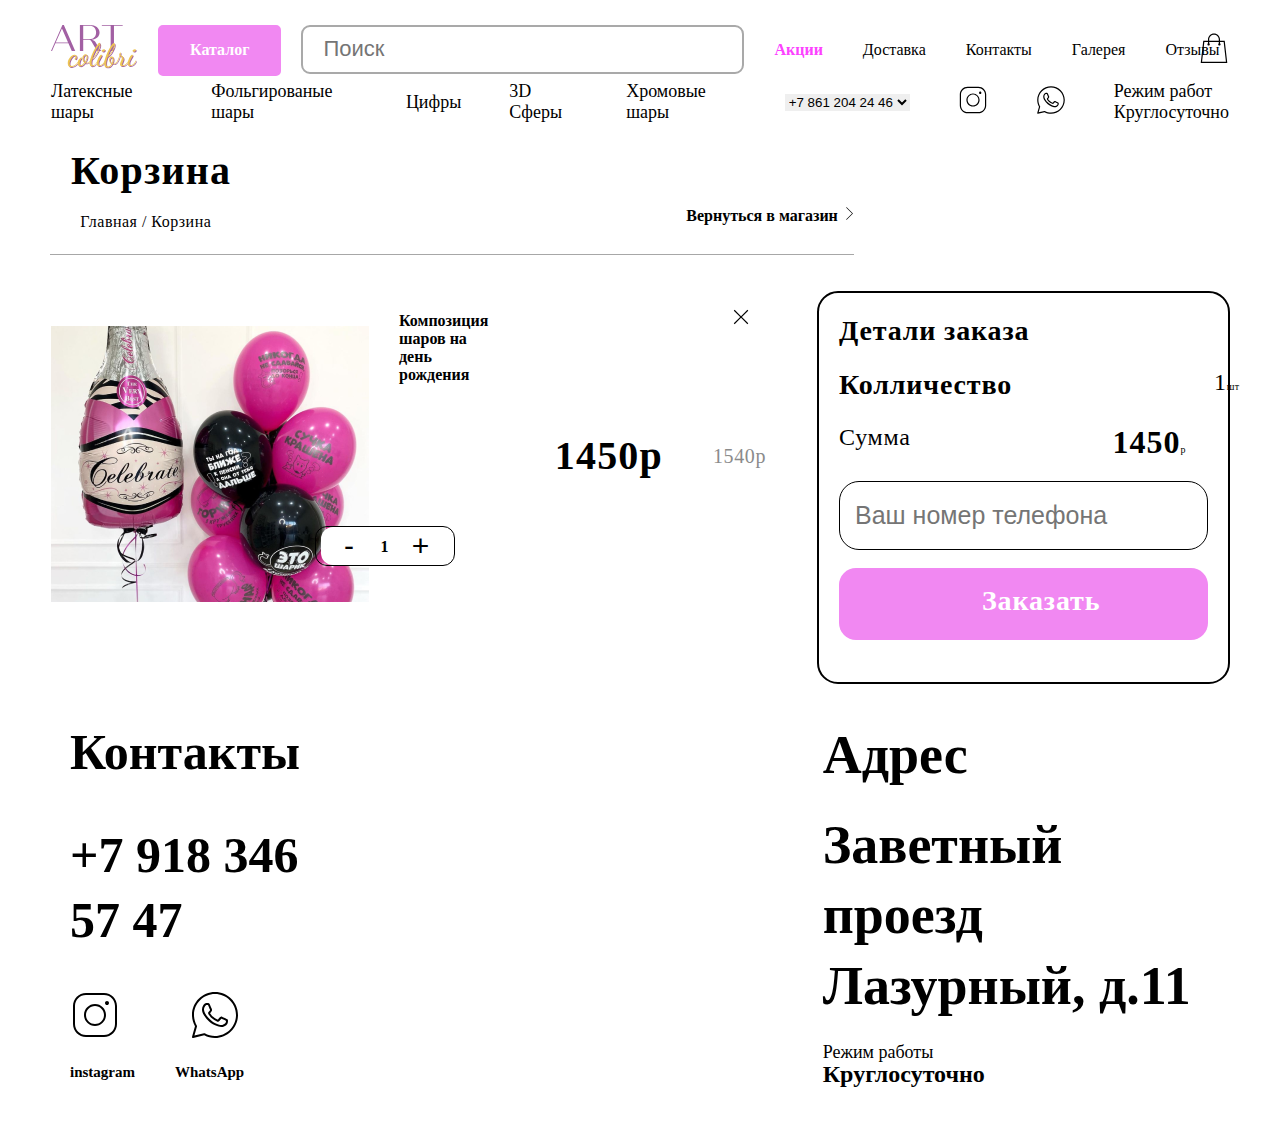
<file: html/korzina.html>
<!DOCTYPE html>
<html lang="en">
  <head>
    <meta charset="UTF-8" />
    <meta name="viewport" content="width=device-width, initial-scale=1.0" />
    <title>Корзина</title>
    <link rel="stylesheet" href="../style/korzina.css" />
    <link rel="stylesheet" href="../media/korzina_media.css">
  </head>
  <body>
    <div class="conteiner">
      <div class="bbq">
        <a href="#">
          <svg
            xmlns="http://www.w3.org/2000/svg"
            width="24"
            height="24"
            viewBox="0 0 24 24"
            fill="none"
            class="clear"
          >
            <path
              d="M3.70465 3.01501L3.01465 3.70501L11.3096 12L3.01465 20.295L3.70465 20.985L11.9996 12.69L20.2946 20.985L20.9846 20.295L12.6896 12L20.9846 3.70501L20.2946 3.01501L11.9996 11.31L3.70465 3.01501Z"
              fill="black"
            />
          </svg>
        </a>
        <div class="navlinks">
          <ul>
            <li>
              <a
                href=""
                style="
                  color: #fc42ff;
                  font-family: Montserrat;
                  font-size: 24px;
                  font-style: normal;
                  font-weight: 600;
                  line-height: 130%; /* 20.8px */
                "
                >Акции</a
              >
            </li>
            <li><a href="">Контакты</a></li>
            <li><a href="" class="gal">Галерея</a></li>
            <li><a href="">Отзывы</a></li>
            <li><a href="">Доставка</a></li>
          </ul>
        </div>
        <br />
        <br />
        <br />
        <div class="box"></div>
        <p
          style="
            color: #7e7e7e;
            font-family: Montserrat;
            font-size: 10px;
            font-style: normal;
            font-weight: 500;
            line-height: 130%; /* 13px */
          "
        >
          Телефон
        </p>
        <h1>+7 861 204 24 46</h1>
        <br />
        <p
          style="
            color: #7e7e7e;
            font-family: Montserrat;
            font-size: 10px;
            font-style: normal;
            font-weight: 500;
            line-height: 130%; /* 13px */
          "
        >
          Мы в соц. сетях
        </p>
        <br />
        <div class="flex">
          <svg
            xmlns="http://www.w3.org/2000/svg"
            width="30"
            height="30"
            viewBox="0 0 30 30"
            fill="none"
          >
            <path
              d="M9.5998 1.8C5.2993 1.8 1.7998 5.29949 1.7998 9.6V20.4C1.7998 24.7005 5.2993 28.2 9.5998 28.2H20.3998C24.7003 28.2 28.1998 24.7005 28.1998 20.4V9.6C28.1998 5.29949 24.7003 1.8 20.3998 1.8H9.5998ZM9.5998 3H20.3998C24.0517 3 26.9998 5.94811 26.9998 9.6V20.4C26.9998 24.0519 24.0517 27 20.3998 27H9.5998C5.94791 27 2.9998 24.0519 2.9998 20.4V9.6C2.9998 5.94811 5.94791 3 9.5998 3ZM22.1998 6.6C21.8815 6.6 21.5763 6.72643 21.3513 6.95147C21.1262 7.17652 20.9998 7.48174 20.9998 7.8C20.9998 8.11826 21.1262 8.42348 21.3513 8.64853C21.5763 8.87357 21.8815 9 22.1998 9C22.5181 9 22.8233 8.87357 23.0483 8.64853C23.2734 8.42348 23.3998 8.11826 23.3998 7.8C23.3998 7.48174 23.2734 7.17652 23.0483 6.95147C22.8233 6.72643 22.5181 6.6 22.1998 6.6ZM14.9998 8.4C11.3618 8.4 8.39981 11.362 8.39981 15C8.39981 18.638 11.3618 21.6 14.9998 21.6C18.6378 21.6 21.5998 18.638 21.5998 15C21.5998 11.362 18.6378 8.4 14.9998 8.4ZM14.9998 9.6C17.9893 9.6 20.3998 12.0106 20.3998 15C20.3998 17.9894 17.9893 20.4 14.9998 20.4C12.0104 20.4 9.5998 17.9894 9.5998 15C9.5998 12.0106 12.0104 9.6 14.9998 9.6Z"
              fill="black"
            />
          </svg>
          <svg
            xmlns="http://www.w3.org/2000/svg"
            width="30"
            height="30"
            viewBox="0 0 30 30"
            fill="none"
          >
            <path
              d="M15.0002 1.2C7.38592 1.2 1.2002 7.38572 1.2002 15C1.2002 17.4475 1.87141 19.7315 2.99082 21.7254L1.22246 28.0383C1.19421 28.1393 1.19293 28.246 1.21876 28.3476C1.24458 28.4493 1.29661 28.5424 1.36965 28.6177C1.44268 28.693 1.53418 28.7478 1.63502 28.7767C1.73585 28.8056 1.8425 28.8076 1.94434 28.7824L8.52676 27.1512C10.461 28.1838 12.6557 28.8 15.0002 28.8C22.6145 28.8 28.8002 22.6143 28.8002 15C28.8002 7.38572 22.6145 1.2 15.0002 1.2ZM15.0002 2.4C21.9659 2.4 27.6002 8.03428 27.6002 15C27.6002 21.9657 21.9659 27.6 15.0002 27.6C12.767 27.6 10.6755 27.0178 8.85723 26.0004C8.72424 25.9261 8.56798 25.9051 8.42012 25.9418L2.65566 27.3703L4.20137 21.8555C4.22348 21.7775 4.22959 21.6959 4.21932 21.6156C4.20905 21.5352 4.18261 21.4578 4.1416 21.3879C3.03661 19.5142 2.4002 17.3341 2.4002 15C2.4002 8.03428 8.03447 2.4 15.0002 2.4ZM9.98574 7.8C9.60112 7.8 9.05182 7.94309 8.60059 8.4293C8.32956 8.72133 7.20019 9.82171 7.20019 11.7562C7.20019 13.7732 8.59903 15.5135 8.76816 15.7371H8.76934V15.7383C8.75329 15.7172 8.98401 16.0513 9.29199 16.452C9.59997 16.8526 10.0306 17.3788 10.5717 17.9484C11.6538 19.0877 13.1752 20.4045 15.0635 21.2098C15.9331 21.5801 16.6191 21.8036 17.1389 21.9668C18.1021 22.2693 18.9794 22.2233 19.6385 22.1262C20.1318 22.0535 20.6743 21.8167 21.2111 21.477C21.7479 21.1372 22.274 20.7148 22.5061 20.073C22.6723 19.6129 22.7567 19.1878 22.7873 18.8379C22.8026 18.663 22.8045 18.5086 22.7932 18.3656C22.7818 18.2227 22.7939 18.1132 22.6607 17.8945C22.3814 17.4359 22.065 17.4239 21.735 17.2605C21.5516 17.1698 21.0294 16.9148 20.5057 16.6652C19.9825 16.416 19.5295 16.1952 19.2506 16.0957C19.0743 16.0323 18.8591 15.941 18.5486 15.9762C18.2381 16.0113 17.9315 16.2354 17.7529 16.5C17.5837 16.7508 16.9024 17.555 16.6947 17.7914C16.692 17.7897 16.71 17.798 16.6279 17.7574C16.3711 17.6303 16.0569 17.5222 15.592 17.277C15.1271 17.0317 14.5455 16.6696 13.9092 16.1086V16.1074C12.962 15.2736 12.2986 14.2267 12.0893 13.875C12.1034 13.8582 12.0876 13.8785 12.1174 13.8492L12.1186 13.848C12.3325 13.6374 12.522 13.3857 12.6822 13.2012C12.9093 12.9395 13.0096 12.7089 13.1182 12.4934C13.3346 12.0639 13.2141 11.5912 13.0889 11.3426V11.3414C13.0975 11.3586 13.0211 11.1901 12.9389 10.9957C12.8564 10.8008 12.7512 10.548 12.6389 10.2785C12.4142 9.7395 12.1634 9.13495 12.0143 8.78086V8.77969C11.8385 8.36261 11.6008 8.06214 11.29 7.91719C10.9792 7.77223 10.7047 7.81344 10.6936 7.81289H10.6924C10.4706 7.80266 10.2272 7.8 9.98574 7.8ZM9.98574 9C10.2171 9 10.4451 9.00282 10.6361 9.01172C10.8326 9.02151 10.8204 9.02231 10.7826 9.00469C10.7442 8.98678 10.7963 8.98097 10.908 9.24609C11.0541 9.59281 11.3061 10.1995 11.5314 10.7402C11.6441 11.0106 11.7496 11.2643 11.8338 11.4633C11.918 11.6623 11.9636 11.7734 12.0166 11.8793V11.8805L12.0178 11.8816C12.0697 11.9841 12.0651 11.9185 12.0471 11.9543C11.9205 12.2056 11.9033 12.2673 11.7752 12.4148C11.5802 12.6395 11.3813 12.89 11.276 12.9937C11.1839 13.0842 11.0176 13.2252 10.9139 13.5012C10.8099 13.7775 10.8584 14.1567 11.0252 14.4398C11.2472 14.8168 11.9788 16.0076 13.1158 17.0086C13.8319 17.6398 14.4989 18.0576 15.0318 18.3387C15.5647 18.6198 15.9988 18.784 16.0959 18.832C16.3265 18.9462 16.5786 19.0348 16.8717 18.9996C17.1648 18.9644 17.4175 18.7866 17.5783 18.6047L17.5795 18.6035C17.7936 18.3608 18.4297 17.6344 18.735 17.1867C18.7479 17.1913 18.7437 17.1877 18.8451 17.2242V17.2254H18.8463C18.8926 17.2419 19.4728 17.5016 19.99 17.748C20.5073 17.9945 21.0323 18.2507 21.2029 18.3352C21.4491 18.457 21.5655 18.5363 21.5955 18.5367C21.5975 18.5895 21.5996 18.6467 21.592 18.7336C21.5709 18.9746 21.5065 19.3081 21.3775 19.6652C21.3143 19.84 20.9852 20.2006 20.5701 20.4633C20.155 20.726 19.6498 20.9115 19.4627 20.9391C18.9001 21.022 18.2322 21.0522 17.4986 20.8219C16.99 20.6622 16.3558 20.4556 15.5346 20.1059C13.8691 19.3956 12.4535 18.1869 11.4424 17.1223C10.9368 16.5899 10.5317 16.0944 10.2436 15.7195C9.95591 15.3453 9.83031 15.1506 9.72558 15.0129L9.72441 15.0117C9.53852 14.7659 8.4002 13.1825 8.4002 11.7562C8.4002 10.2468 9.10129 9.65486 9.48066 9.24609C9.67983 9.0315 9.89756 9 9.98574 9Z"
              fill="black"
            />
          </svg>
        </div>
      </div>
      <div class="navbar">
        <svg
        xmlns="http://www.w3.org/2000/svg"
        width="16"
        height="6"
        viewBox="0 0 16 6"
        fill="none"
        class="menu"
      >
        <rect width="16" height="1" fill="#787878" />
        <rect y="5" width="11" height="1" fill="#787878" />
      </svg>
      <svg
        xmlns="http://www.w3.org/2000/svg"
        width="18"
        height="18"
        viewBox="0 0 18 18"
        fill="none"
        class="menu1"
      >
        <path
          d="M5.39961 3.23999C4.83148 3.23999 4.37164 3.63796 4.07211 4.16249C3.77258 4.68702 3.59961 5.36905 3.59961 6.11999C3.59961 6.87093 3.77258 7.55296 4.07211 8.07749C4.37164 8.60202 4.83148 8.99999 5.39961 8.99999C5.96773 8.99999 6.42758 8.60202 6.72711 8.07749C7.02664 7.55296 7.19961 6.87093 7.19961 6.11999C7.19961 5.36905 7.02664 4.68702 6.72711 4.16249C6.42758 3.63796 5.96773 3.23999 5.39961 3.23999ZM12.2059 3.27374L4.92711 14.7262H5.75961L13.0271 3.27374H12.2059ZM5.39961 3.95999C5.62742 3.95999 5.88758 4.12312 6.10836 4.51124C6.32914 4.89937 6.47961 5.48015 6.47961 6.11999C6.47961 6.75983 6.32914 7.34062 6.10836 7.72874C5.88758 8.11687 5.62742 8.27999 5.39961 8.27999C5.1718 8.27999 4.91164 8.11687 4.69086 7.72874C4.47008 7.34062 4.31961 6.75983 4.31961 6.11999C4.31961 5.48015 4.47008 4.89937 4.69086 4.51124C4.91164 4.12312 5.1718 3.95999 5.39961 3.95999ZM12.5996 8.99999C12.0315 8.99999 11.5716 9.39796 11.2721 9.92249C10.9726 10.447 10.7996 11.1291 10.7996 11.88C10.7996 12.6309 10.9726 13.313 11.2721 13.8375C11.5716 14.362 12.0315 14.76 12.5996 14.76C13.1677 14.76 13.6276 14.362 13.9271 13.8375C14.2266 13.313 14.3996 12.6309 14.3996 11.88C14.3996 11.1291 14.2266 10.447 13.9271 9.92249C13.6276 9.39796 13.1677 8.99999 12.5996 8.99999ZM12.5996 9.71999C12.8274 9.71999 13.0876 9.88312 13.3084 10.2712C13.5291 10.6594 13.6796 11.2401 13.6796 11.88C13.6796 12.5198 13.5291 13.1006 13.3084 13.4887C13.0876 13.8769 12.8274 14.04 12.5996 14.04C12.3718 14.04 12.1116 13.8769 11.8909 13.4887C11.6701 13.1006 11.5196 12.5198 11.5196 11.88C11.5196 11.2401 11.6701 10.6594 11.8909 10.2712C12.1116 9.88312 12.3718 9.71999 12.5996 9.71999Z"
          fill="black"
        />
      </svg>
        <div class="logo">
          <svg
            xmlns="http://www.w3.org/2000/svg"
            width="87"
            height="44"
            viewBox="0 0 87 44"
            fill="none"
            class="logoBtn"
          >
            <g clip-path="url(#clip0_2_253)">
              <path
                d="M21.0193 42.9524C20.5537 42.9646 20.0905 42.8816 19.6581 42.7086C19.2256 42.5356 18.833 42.2763 18.5042 41.9464C17.8361 41.2744 17.502 40.2722 17.502 38.9283C17.5015 37.8741 17.709 36.8303 18.1125 35.8564C18.509 34.8822 19.0544 33.9754 19.7291 33.1685C20.3576 32.4111 21.1124 31.768 21.9601 31.2678C22.6893 30.8216 23.5243 30.5777 24.3792 30.5613C25.2393 30.5613 25.8268 30.8147 26.1416 31.3292C26.4434 31.7992 26.6058 32.3451 26.6101 32.9036C26.6212 33.4662 26.4749 34.0208 26.1877 34.5048C26.0774 34.7144 25.9116 34.8897 25.7085 35.0116C25.5053 35.1335 25.2727 35.1972 25.0358 35.196C24.8575 35.195 24.682 35.1516 24.5238 35.0695C24.3656 34.9874 24.2292 34.8689 24.1257 34.7237C24.5028 34.4819 24.7901 34.1231 24.9436 33.7023C25.1612 33.246 25.279 32.7485 25.2892 32.2431C25.3002 32.0388 25.2508 31.8358 25.1471 31.6595C25.0785 31.5841 24.9929 31.5263 24.8973 31.4909C24.8018 31.4555 24.6992 31.4435 24.598 31.456C23.9437 31.4947 23.325 31.7672 22.8547 32.2239C22.2047 32.7856 21.643 33.4419 21.1883 34.1707C20.6773 34.9584 20.2562 35.8007 19.9326 36.682C19.6237 37.4745 19.4585 38.3158 19.445 39.1664C19.4397 39.7943 19.6028 40.4122 19.9173 40.9557C20.2283 41.501 20.8388 41.7736 21.7374 41.7736C22.6256 41.7601 23.496 41.5223 24.2678 41.0824C25.1729 40.5737 25.9762 39.9019 26.637 39.1011C27.3933 38.2051 27.9896 37.1854 28.3995 36.0868L28.8065 36.4017C28.3404 37.6293 27.672 38.7701 26.829 39.7769C26.0547 40.7165 25.1183 41.5098 24.0643 42.1192C23.1386 42.6559 22.0893 42.9431 21.0193 42.9524Z"
                fill="#A260A3"
              />
              <path
                d="M29.9738 42.196C29.0701 42.196 28.4302 41.9195 28.0539 41.3665C27.6614 40.7648 27.463 40.0572 27.4856 39.3391C27.4919 38.6567 27.598 37.9788 27.8004 37.327C28.0052 36.6493 28.2847 35.9963 28.6337 35.3802C28.934 34.8277 29.3232 34.3282 29.7856 33.9019C30.1345 33.5589 30.5985 33.3577 31.0873 33.3374C31.1989 33.3382 31.31 33.3537 31.4175 33.3835C31.5327 33.4181 31.6441 33.4526 31.7478 33.4949C31.4794 33.7694 31.2518 34.081 31.072 34.4203C30.7902 34.9142 30.5438 35.4275 30.3347 35.9562C30.1089 36.5155 29.9153 37.0873 29.7549 37.6688C29.6119 38.1387 29.5318 38.6255 29.5168 39.1164C29.478 39.5924 29.588 40.0688 29.8317 40.4795C29.922 40.6128 30.0441 40.7215 30.1868 40.7959C30.3296 40.8703 30.4886 40.908 30.6496 40.9058C31.2354 40.845 31.7861 40.5973 32.2201 40.1992C32.8848 39.668 33.4853 39.061 34.0094 38.3907C33.3993 37.876 32.9291 37.2156 32.6424 36.4708C32.3244 35.7092 32.16 34.8923 32.1586 34.067C32.1533 33.401 32.2759 32.7401 32.5196 32.1202C32.7332 31.5483 33.0966 31.0444 33.5717 30.6611C34.0447 30.2893 34.633 30.095 35.2343 30.112C36.0945 30.112 36.6704 30.3424 36.9623 30.8032C37.2829 31.3267 37.4431 31.9328 37.423 32.5464C37.3974 33.4812 37.1942 34.4025 36.824 35.2612C36.4215 36.2686 35.9171 37.2323 35.3188 38.1372C35.6832 38.3431 36.0945 38.4516 36.513 38.4521C36.8975 38.4427 37.2783 38.374 37.6419 38.2486C38.0962 38.0915 38.5169 37.8506 38.8822 37.5382C39.3152 37.1744 39.6549 36.7123 39.8729 36.1904L40.2569 36.5015C39.9269 37.3841 39.2996 38.1242 38.4828 38.5942C37.8159 38.9745 37.0654 39.1842 36.298 39.2047C36.0401 39.204 35.7829 39.1783 35.53 39.1279C35.2811 39.0765 35.0388 38.9966 34.8081 38.8898C34.144 39.7836 33.3552 40.5776 32.4658 41.2475C31.7618 41.8286 30.886 42.1619 29.9738 42.196ZM34.5816 37.5882C35.1 36.8242 35.5376 36.0083 35.8871 35.1537C36.2139 34.3936 36.39 33.5772 36.4055 32.75C36.4388 32.2884 36.3459 31.8265 36.1367 31.4137C36.0743 31.288 35.9787 31.1819 35.8602 31.1068C35.7418 31.0316 35.605 30.9904 35.4647 30.9875C35.0423 30.9875 34.6161 31.2947 34.1746 31.9014C33.7142 32.5792 33.4828 33.3865 33.5141 34.2053C33.5155 34.828 33.606 35.4474 33.7829 36.0445C33.9403 36.6077 34.2151 37.1311 34.5892 37.5805L34.5816 37.5882Z"
                fill="#A260A3"
              />
              <path
                d="M41.8811 42.146C40.9775 42.146 40.3375 41.8376 39.9612 41.2206C39.5543 40.5228 39.3532 39.724 39.3814 38.9167C39.4129 37.7043 39.6026 36.5012 39.9458 35.338C40.3578 33.8534 40.8566 32.3944 41.4395 30.9683C42.0565 29.4323 42.7323 27.9399 43.467 26.491C44.2017 25.0421 44.9338 23.7174 45.6634 22.5168C46.2615 21.5117 46.9394 20.5563 47.6908 19.6599C48.309 18.9457 48.7967 18.5925 49.1538 18.5925C49.2743 18.5973 49.3912 18.6358 49.4909 18.7037C49.5907 18.7716 49.6695 18.8661 49.7182 18.9765C49.8768 19.2723 49.9932 19.589 50.0638 19.9172C50.1428 20.2417 50.1853 20.574 50.1905 20.9079C50.1559 21.6631 50.0124 22.4093 49.7643 23.1235C49.4309 24.1639 49.0321 25.1822 48.5701 26.1723C48.0307 27.3373 47.423 28.4695 46.75 29.5629C46.0479 30.702 45.2786 31.7983 44.4461 32.8459C43.6714 33.8338 42.7921 34.735 41.8235 35.5338C41.6968 36.0983 41.6008 36.6474 41.524 37.1811C41.4532 37.69 41.4173 38.2032 41.4165 38.717C41.3771 39.3444 41.4959 39.9715 41.7621 40.541C41.8615 40.7276 42.0115 40.8824 42.1949 40.9876C42.3782 41.0929 42.5876 41.1444 42.7988 41.1361C43.4365 41.1026 44.0377 40.8281 44.4807 40.3682C45.0835 39.8045 45.6113 39.1657 46.0512 38.4675C46.5375 37.7117 46.9626 36.9181 47.3222 36.0944L47.7945 36.3479C47.1093 37.8899 46.1868 39.3151 45.0605 40.5717C44.0647 41.6212 43.0049 42.146 41.8811 42.146ZM42.1 34.4663C42.8769 33.6801 43.5907 32.834 44.2349 31.9359C44.9248 30.9797 45.5656 29.989 46.1548 28.9677C46.7539 27.9425 47.2838 26.9441 47.7445 25.9842C48.1521 25.1424 48.5086 24.2769 48.812 23.3923C49.0257 22.8215 49.1551 22.2225 49.196 21.6144C49.2119 21.4737 49.1838 21.3314 49.1154 21.2074C49.0655 21.146 49.0194 21.1114 48.9771 21.1114C48.8082 21.1114 48.5202 21.3802 48.1132 21.9139C47.598 22.6048 47.1199 23.3226 46.6809 24.0642C46.1408 24.9653 45.5866 25.9893 45.0183 27.1361C44.45 28.2829 43.9098 29.4874 43.3978 30.7494C42.9029 31.9657 42.4697 33.2063 42.1 34.4663Z"
                fill="#A260A3"
              />
              <path
                d="M48.9426 42.0078C48.6 42.0333 48.2563 41.977 47.9399 41.8434C47.6234 41.7099 47.3432 41.503 47.1225 41.2398C46.7156 40.7029 46.5043 40.0432 46.5235 39.3698C46.5438 38.7536 46.6339 38.1417 46.7923 37.5459C46.9858 36.7657 47.2216 35.9966 47.4988 35.242C47.7809 34.4581 48.1223 33.6969 48.5202 32.965C48.8532 32.3307 49.2704 31.7442 49.7605 31.2217C49.9195 31.0286 50.1156 30.8694 50.3372 30.7533C50.5588 30.6372 50.8014 30.5667 51.0506 30.5459C51.2277 30.5419 51.4 30.6034 51.5345 30.7187C51.6061 30.7837 51.662 30.8641 51.6979 30.954C51.7338 31.0438 51.7488 31.1406 51.7418 31.2371C51.6713 31.6762 51.5048 32.0945 51.2542 32.462C50.9278 33.0264 50.5476 33.6754 50.1022 34.4088C49.6583 35.1453 49.2732 35.9156 48.9503 36.7127C48.6407 37.442 48.4751 38.2243 48.4626 39.0166C48.4626 39.7845 48.5893 40.2722 48.8466 40.5256C49.0039 40.6622 49.1867 40.7663 49.3843 40.8322C49.582 40.8981 49.7907 40.9244 49.9985 40.9096C50.7102 40.9096 51.4692 40.5538 52.2755 39.8421C53.0819 39.1305 53.9356 37.8838 54.8367 36.1021L55.117 36.417C54.6406 38.0141 53.7332 39.449 52.4944 40.564C51.5233 41.4579 50.2619 41.9707 48.9426 42.0078ZM52.7133 27.6199C52.3973 27.6245 52.0866 27.5378 51.8186 27.3703C51.6935 27.2866 51.5923 27.1718 51.525 27.0372C51.4577 26.9025 51.4265 26.7527 51.4346 26.6024C51.45 26.3598 51.5292 26.1256 51.664 25.9233C51.7988 25.7211 51.9846 25.558 52.2026 25.4504C52.6573 25.144 53.1904 24.9748 53.7385 24.9628C54.0123 24.9481 54.283 25.0266 54.5065 25.1855C54.6106 25.2822 54.6903 25.4022 54.739 25.5357C54.7878 25.6692 54.8041 25.8124 54.7868 25.9534C54.7717 26.1813 54.7059 26.403 54.5944 26.6023C54.4828 26.8015 54.3281 26.9734 54.1417 27.1054C53.7468 27.4471 53.2393 27.6305 52.7171 27.6199H52.7133Z"
                fill="#A260A3"
              />
              <path
                d="M57.179 43.4861C56.0885 43.4861 55.277 43.1303 54.7446 42.4187C54.1699 41.5677 53.8882 40.5527 53.9421 39.5273C53.9717 38.274 54.1508 37.0288 54.4758 35.818C54.8628 34.3012 55.3359 32.8076 55.8927 31.3446C56.4763 29.7805 57.1304 28.2561 57.8549 26.7713C58.5793 25.2866 59.3076 23.9414 60.0397 22.7357C60.6407 21.7103 61.3348 20.7424 62.1132 19.8443C62.7634 19.1224 63.2972 18.7614 63.7144 18.7614C64.0715 18.7614 64.325 18.9803 64.4824 19.4219C64.6374 19.8438 64.718 20.2895 64.7205 20.739C64.6936 21.4664 64.5644 22.1864 64.3365 22.8777C64.0499 23.8002 63.6917 24.6989 63.2652 25.5656C62.7937 26.5367 62.2589 27.4757 61.664 28.3764C61.0779 29.2704 60.4218 30.1166 59.7018 30.9068C59.0744 31.609 58.3488 32.2168 57.5477 32.7116C57.3333 33.1764 57.1499 33.6549 56.9986 34.1438C56.7325 34.9578 56.512 35.7859 56.3381 36.6244C56.144 37.5176 56.0449 38.4289 56.0424 39.343C56.0147 40.069 56.1457 40.7924 56.4264 41.4626C56.5356 41.7226 56.7227 41.9424 56.9621 42.0917C57.2014 42.2409 57.4811 42.3122 57.7627 42.2958C58.455 42.2634 59.1174 42.0044 59.6481 41.5585C60.3078 41.0511 60.8445 40.4014 61.2185 39.6578C60.4663 39.2828 59.8589 38.67 59.4906 37.9145C59.1247 37.2012 58.9301 36.4123 58.9223 35.6106C58.8781 34.7349 59.1584 33.8736 59.7095 33.1915C59.9302 32.9101 60.2116 32.6821 60.5328 32.5245C60.8539 32.3669 61.2064 32.2839 61.5641 32.2815C61.8472 32.2739 62.1277 32.3373 62.38 32.4661C62.6322 32.5949 62.8481 32.7849 63.0079 33.0188C63.4057 33.6637 63.5923 34.4168 63.5417 35.1729C63.5395 35.8765 63.4557 36.5775 63.2921 37.2618C63.1211 37.9864 62.8632 38.6878 62.5241 39.3506C62.6278 39.3698 62.7391 39.3852 62.8543 39.3967C63.3155 39.4408 63.7809 39.3896 64.2215 39.2463C64.6621 39.103 65.0685 38.8705 65.4155 38.5635C66.1018 37.9507 66.6761 37.223 67.1127 36.4132C67.5927 35.5495 68.0073 34.651 68.353 33.7253C68.6985 32.796 68.9942 31.9705 69.2476 31.2601C69.1642 31.1574 69.0909 31.0468 69.0288 30.9299C68.9562 30.778 68.9232 30.6103 68.9328 30.4422C68.9268 29.9144 69.1107 29.4019 69.4511 28.9984C69.7967 28.5799 70.0847 28.3687 70.3151 28.3687C70.4841 28.3687 70.5877 28.4762 70.63 28.6836C70.6608 28.8175 70.6814 28.9536 70.6914 29.0906C70.6818 29.3157 70.6228 29.5359 70.5186 29.7357C70.4172 29.9255 70.3583 30.1352 70.3458 30.3501C70.3632 30.5007 70.4166 30.6449 70.5015 30.7706C70.5864 30.8962 70.7002 30.9996 70.8335 31.072L71.9509 31.8706C72.3787 32.188 72.7545 32.5702 73.0644 33.0034C73.4037 33.497 73.5747 34.0868 73.5521 34.6852C73.549 35.3378 73.4186 35.9834 73.1681 36.586C72.9032 37.2234 72.6421 37.8377 72.4002 38.4214C72.1653 38.9128 72.0346 39.4475 72.0162 39.9919C71.9986 40.1266 72.015 40.2637 72.064 40.3904C72.113 40.5172 72.1929 40.6297 72.2965 40.7176C72.4934 40.8439 72.7231 40.9093 72.9569 40.9058C73.5017 40.8874 74.0318 40.7244 74.4928 40.4335C75.0493 40.0962 75.5647 39.6954 76.0288 39.2393C76.5214 38.7659 76.9735 38.2522 77.3804 37.7033C77.735 37.2457 78.0305 36.7451 78.2597 36.2135L78.6706 36.5245C78.2408 37.4562 77.6909 38.3275 77.0348 39.1164C76.3827 39.9317 75.605 40.6381 74.7309 41.2091C73.9541 41.7289 73.0429 42.0117 72.1083 42.0232C71.4984 42.0598 70.8973 41.8636 70.4265 41.4741C70.2161 41.28 70.0517 41.0414 69.9454 40.7757C69.8391 40.5099 69.7935 40.2238 69.8121 39.9381C69.8264 39.2747 69.9767 38.6212 70.2537 38.0182C70.5455 37.3398 70.8335 36.6538 71.1176 35.9601C71.3781 35.3645 71.5215 34.7244 71.54 34.0747C71.5607 33.8034 71.5192 33.531 71.4187 33.2782C71.3182 33.0253 71.1614 32.7987 70.9602 32.6156C70.5826 32.2977 70.1891 31.9991 69.7814 31.7209C69.5254 32.5145 69.2272 33.3938 68.8867 34.3589C68.5453 35.3144 68.1133 36.235 67.5965 37.1082C67.1178 37.9378 66.4843 38.6677 65.7303 39.2585C64.9718 39.8335 64.04 40.1328 63.0886 40.1071C62.9421 40.1064 62.7959 40.0961 62.6508 40.0764L62.1785 40.0149C61.6338 40.954 60.9265 41.7887 60.0896 42.4801C59.2703 43.1514 58.2381 43.5082 57.179 43.4861ZM57.9009 31.4828C58.542 30.9693 59.1171 30.3786 59.6135 29.7242C60.1799 28.9991 60.6993 28.2385 61.1686 27.4472C61.6525 26.6408 62.0787 25.8498 62.4588 25.0741C62.7968 24.3923 63.0905 23.6895 63.3381 22.9699C63.5102 22.5164 63.6162 22.0405 63.653 21.5568C63.6603 21.4871 63.6483 21.4167 63.6184 21.3533C63.6096 21.337 63.5961 21.3235 63.5798 21.3147C63.5634 21.3058 63.5448 21.3019 63.5263 21.3034C63.3573 21.3034 63.0386 21.6029 62.5663 22.2019C61.9887 22.9597 61.4639 23.7565 60.9958 24.5865C60.4199 25.5848 59.849 26.6856 59.2833 27.8887C58.7341 29.0509 58.272 30.2522 57.9009 31.4828ZM61.5449 39.0243C61.7795 38.5338 61.9586 38.0186 62.0787 37.4883C62.2067 36.9486 62.2712 36.3957 62.2707 35.841C62.2972 35.2502 62.195 34.6606 61.9712 34.1131C61.7715 33.6946 61.5257 33.4834 61.2339 33.4834C60.9421 33.4834 60.6387 33.6984 60.4007 34.1285C60.1432 34.6273 60.0189 35.1841 60.0397 35.745C60.0485 36.3572 60.1655 36.963 60.3853 37.5344C60.5953 38.1462 61.0034 38.6705 61.5449 39.0243Z"
                fill="#A260A3"
              />
              <path
                d="M79.8302 42.0078C79.4876 42.034 79.1437 41.9779 78.8271 41.8443C78.5105 41.7108 78.2305 41.5035 78.0101 41.2399C77.6033 40.703 77.3919 40.0432 77.4111 39.3698C77.4294 38.7535 77.5197 38.1414 77.6799 37.5459C77.8716 36.7652 78.1075 35.996 78.3864 35.242C78.6685 34.4581 79.01 33.6969 79.4078 32.965C79.7395 32.3298 80.1568 31.7433 80.6481 31.2217C80.8063 31.0286 81.0017 30.8693 81.2226 30.7532C81.4436 30.6371 81.6857 30.5666 81.9344 30.5459C82.1126 30.542 82.2861 30.6035 82.4221 30.7187C82.4933 30.7839 82.5486 30.8645 82.5839 30.9543C82.6191 31.0442 82.6334 31.1409 82.6256 31.2371C82.557 31.6761 82.3917 32.0945 82.1418 32.462C81.8141 33.0277 81.4301 33.6767 80.9898 34.4088C80.546 35.1454 80.1609 35.9157 79.8379 36.7127C79.53 37.4426 79.3645 38.2246 79.3502 39.0166C79.3502 39.7692 79.4782 40.2722 79.7342 40.5256C79.8915 40.6624 80.0742 40.7667 80.2719 40.8325C80.4696 40.8984 80.6783 40.9246 80.8862 40.9096C81.6004 40.9096 82.3568 40.5525 83.167 39.8421C83.9772 39.1318 84.8258 37.8838 85.7243 36.1021L86.0085 36.417C85.5321 38.0141 84.6247 39.449 83.3859 40.564C82.4135 41.4582 81.1507 41.9709 79.8302 42.0078ZM83.6009 27.62C83.2849 27.6245 82.9743 27.5378 82.7062 27.3704C82.5811 27.2866 82.4799 27.1718 82.4126 27.0372C82.3453 26.9025 82.3142 26.7527 82.3223 26.6024C82.3369 26.3596 82.4157 26.1251 82.5506 25.9227C82.6856 25.7203 82.8717 25.5573 83.0902 25.4504C83.5449 25.1441 84.078 24.9748 84.6262 24.9628C84.9001 24.9466 85.1713 25.0252 85.3941 25.1855C85.4987 25.282 85.5789 25.4019 85.6283 25.5354C85.6777 25.6689 85.6948 25.8121 85.6783 25.9535C85.6632 26.1813 85.5974 26.403 85.4858 26.6023C85.3742 26.8016 85.2196 26.9734 85.0332 27.1054C84.6359 27.4483 84.1256 27.6317 83.6009 27.62Z"
                fill="#A260A3"
              />
              <path
                d="M17.4213 18.3116H4.41964L1.04059 25.9913H0L11.4043 -0.012085H12.8481L24.2178 26.0182H20.762L17.4213 18.3116ZM17.0719 17.5705L10.9282 3.4169L4.71532 17.5705H17.0719Z"
                fill="#A260A3"
              />
              <path
                d="M50.4439 26.0187H46.6579C45.8663 25.4516 45.2106 24.7159 44.7379 23.8646L40.7983 16.9529C40.2648 16.051 39.4766 15.3269 38.5328 14.8717H32.2086V26.0072H28.8986V0H39.1164C44.4922 0 48.5509 3.15635 48.5509 7.39168C48.5509 11.2546 45.3178 14.192 40.7522 14.7488C42.5339 15.2672 43.9815 16.1964 44.7264 17.4981L48.0671 23.1811C48.6593 24.278 49.4679 25.2433 50.4439 26.0187ZM32.2086 14.1152H38.4829C42.4609 14.1152 45.0951 11.4773 45.0951 7.43008C45.0951 3.3829 42.4609 0.744929 38.4829 0.744929H32.2086V14.1152Z"
                fill="#A260A3"
              />
              <path
                d="M71.6936 0.744929H62.9657V26.0187H59.6595V0.744929H50.8625V0H71.7013L71.6936 0.744929Z"
                fill="#A260A3"
              />
              <path
                d="M20.2513 42.1844C19.7857 42.1966 19.3225 42.1136 18.8901 41.9406C18.4576 41.7676 18.065 41.5083 17.7362 41.1784C17.0681 40.5064 16.734 39.5042 16.734 38.1603C16.7335 37.1061 16.941 36.0622 17.3445 35.0884C17.741 34.1142 18.2864 33.2074 18.9611 32.4005C19.5896 31.6431 20.3444 31 21.1921 30.4998C21.9213 30.0535 22.7563 29.8097 23.6112 29.7933C24.4713 29.7933 25.0588 30.0467 25.3736 30.5612C25.6754 31.0312 25.8378 31.5771 25.8421 32.1356C25.8531 32.6982 25.7069 33.2528 25.4197 33.7368C25.3094 33.9464 25.1436 34.1217 24.9405 34.2436C24.7373 34.3654 24.5046 34.4292 24.2678 34.428C24.0895 34.427 23.914 34.3836 23.7558 34.3015C23.5976 34.2194 23.4612 34.1009 23.3577 33.9557C23.7348 33.7139 24.0221 33.3551 24.1756 32.9343C24.3932 32.478 24.511 31.9805 24.5212 31.4751C24.5322 31.2708 24.4828 31.0678 24.3791 30.8915C24.3105 30.8161 24.2249 30.7583 24.1293 30.7229C24.0338 30.6875 23.9312 30.6755 23.83 30.688C23.1757 30.7267 22.557 30.9992 22.0867 31.4559C21.4367 32.0176 20.875 32.6739 20.4203 33.4027C19.9093 34.1904 19.4882 35.0327 19.1646 35.914C18.8557 36.7065 18.6905 37.5478 18.677 38.3983C18.6717 39.0263 18.8348 39.6442 19.1493 40.1877C19.4603 40.733 20.0708 41.0056 20.9693 41.0056C21.8576 40.9921 22.728 40.7543 23.4998 40.3144C24.4049 39.8057 25.2082 39.1339 25.869 38.3331C26.6253 37.4371 27.2215 36.4174 27.6315 35.3188L28.0385 35.6337C27.5724 36.8613 26.904 38.0021 26.061 39.0089C25.2867 39.9485 24.3503 40.7418 23.2963 41.3512C22.3706 41.8879 21.3213 42.1751 20.2513 42.1844Z"
                fill="#EDC454"
              />
              <path
                d="M29.2058 41.428C28.3022 41.428 27.6622 41.1515 27.2859 40.5986C26.8934 39.9969 26.6951 39.2892 26.7176 38.5712C26.724 37.8887 26.8301 37.2109 27.0325 36.5591C27.2373 35.8813 27.5167 35.2284 27.8657 34.6123C28.1661 34.0597 28.5552 33.5603 29.0177 33.134C29.3666 32.791 29.8305 32.5898 30.3194 32.5695C30.431 32.5703 30.542 32.5857 30.6496 32.6156C30.7648 32.6501 30.8762 32.6847 30.9798 32.7269C30.7114 33.0015 30.4838 33.3131 30.304 33.6523C30.0223 34.1462 29.7759 34.6595 29.5668 35.1883C29.341 35.7476 29.1474 36.3194 28.987 36.9008C28.8439 37.3707 28.7639 37.8575 28.7489 38.3485C28.71 38.8245 28.82 39.3008 29.0638 39.7116C29.1541 39.8449 29.2761 39.9536 29.4189 40.028C29.5617 40.1024 29.7207 40.1401 29.8816 40.1378C30.4674 40.0771 31.0181 39.8294 31.4521 39.4313C32.1169 38.9001 32.7174 38.2931 33.2415 37.6227C32.6314 37.1081 32.1612 36.4477 31.8745 35.7028C31.5564 34.9413 31.392 34.1244 31.3907 33.2991C31.3854 32.633 31.5079 31.9722 31.7516 31.3523C31.9652 30.7804 32.3286 30.2764 32.8038 29.8931C33.2767 29.5213 33.865 29.327 34.4664 29.344C35.3265 29.344 35.9025 29.5744 36.1943 30.0352C36.515 30.5588 36.6752 31.1649 36.6551 31.7785C36.6295 32.7132 36.4262 33.6346 36.0561 34.4933C35.6535 35.5007 35.1492 36.4643 34.5509 37.3693C34.9153 37.5752 35.3266 37.6836 35.7451 37.6842C36.1296 37.6747 36.5104 37.6061 36.874 37.4807C37.3282 37.3236 37.7489 37.0826 38.1142 36.7703C38.5473 36.4065 38.887 35.9444 39.1049 35.4225L39.4889 35.7335C39.159 36.6162 38.5316 37.3562 37.7149 37.8262C37.048 38.2066 36.2975 38.4163 35.53 38.4368C35.2722 38.4361 35.015 38.4104 34.7621 38.36C34.5131 38.3085 34.2709 38.2287 34.0402 38.1219C33.3761 39.0157 32.5873 39.8096 31.6979 40.4796C30.9938 41.0607 30.1181 41.394 29.2058 41.428ZM33.8136 36.8202C34.3321 36.0562 34.7696 35.2403 35.1192 34.3858C35.446 33.6256 35.622 32.8093 35.6376 31.982C35.6709 31.5205 35.578 31.0585 35.3688 30.6457C35.3064 30.5201 35.2108 30.414 35.0923 30.3388C34.9738 30.2637 34.837 30.2224 34.6968 30.2195C34.2744 30.2195 33.8482 30.5267 33.4066 31.1334C32.9463 31.8112 32.7149 32.6185 32.7462 33.4373C32.7476 34.0601 32.8381 34.6795 33.0149 35.2766C33.1723 35.8397 33.4471 36.3632 33.8213 36.8125L33.8136 36.8202Z"
                fill="#EDC454"
              />
              <path
                d="M41.1131 41.3781C40.2095 41.3781 39.5695 41.0696 39.1932 40.4527C38.7862 39.7549 38.5852 38.9561 38.6134 38.1488C38.6449 36.9364 38.8346 35.7333 39.1778 34.57C39.5898 33.0855 40.0886 31.6264 40.6715 30.2003C41.2885 28.6644 41.9643 27.172 42.699 25.7231C43.4336 24.2742 44.1658 22.9494 44.8953 21.7488C45.4934 20.7437 46.1714 19.7884 46.9228 18.892C47.541 18.1778 48.0286 17.8245 48.3858 17.8245C48.5063 17.8293 48.6232 17.8679 48.7229 17.9357C48.8227 18.0036 48.9015 18.0981 48.9502 18.2085C49.1088 18.5044 49.2251 18.8211 49.2958 19.1493C49.3748 19.4737 49.4173 19.806 49.4225 20.1399C49.3879 20.8952 49.2444 21.6414 48.9963 22.3555C48.6629 23.396 48.2641 24.4143 47.8021 25.4044C47.2627 26.5694 46.6549 27.7016 45.982 28.7949C45.2799 29.934 44.5106 31.0303 43.6781 32.078C42.9034 33.0659 42.024 33.9671 41.0555 34.7659C40.9288 35.3303 40.8328 35.8794 40.756 36.4132C40.6852 36.9221 40.6493 37.4353 40.6485 37.9491C40.6091 38.5764 40.7279 39.2036 40.9941 39.773C41.0935 39.9596 41.2435 40.1144 41.4269 40.2197C41.6102 40.325 41.8196 40.3764 42.0308 40.3682C42.6685 40.3346 43.2697 40.0601 43.7127 39.6002C44.3155 39.0366 44.8433 38.3978 45.2832 37.6995C45.7696 36.9437 46.1946 36.1502 46.5542 35.3265L47.0265 35.5799C46.3413 37.122 45.4188 38.5472 44.2925 39.8037C43.2967 40.8533 42.2369 41.3781 41.1131 41.3781ZM41.332 33.6984C42.1089 32.9122 42.8227 32.0661 43.4669 31.168C44.1568 30.2117 44.7976 29.2211 45.3868 28.1998C45.9859 27.1745 46.5158 26.1762 46.9765 25.2162C47.3841 24.3745 47.7406 23.509 48.044 22.6243C48.2577 22.0535 48.3871 21.4546 48.428 20.8465C48.4439 20.7057 48.4158 20.5635 48.3474 20.4395C48.2974 20.378 48.2514 20.3435 48.2091 20.3435C48.0402 20.3435 47.7522 20.6122 47.3452 21.146C46.83 21.8369 46.3519 22.5547 45.9129 23.2963C45.3702 24.1974 44.816 25.2213 44.2503 26.3682C43.6845 27.515 43.1444 28.7194 42.6298 29.9814C42.1349 31.1978 41.7017 32.4383 41.332 33.6984Z"
                fill="#EDC454"
              />
              <path
                d="M48.1746 41.2398C47.832 41.2653 47.4883 41.209 47.1719 41.0755C46.8554 40.9419 46.5752 40.735 46.3545 40.4719C45.9476 39.935 45.7363 39.2752 45.7555 38.6019C45.7757 37.9857 45.8659 37.3738 46.0243 36.7779C46.2178 35.9977 46.4536 35.2286 46.7308 34.474C47.0129 33.6902 47.3543 32.9289 47.7522 32.197C48.0852 31.5627 48.5024 30.9763 48.9925 30.4537C49.1515 30.2607 49.3476 30.1014 49.5692 29.9853C49.7908 29.8693 50.0334 29.7987 50.2826 29.7779C50.4597 29.7739 50.632 29.8354 50.7665 29.9507C50.8381 30.0157 50.894 30.0962 50.9299 30.186C50.9658 30.2758 50.9808 30.3726 50.9738 30.4691C50.9033 30.9083 50.7368 31.3265 50.4862 31.694C50.1598 32.2584 49.7796 32.9074 49.3342 33.6408C48.8903 34.3773 48.5052 35.1477 48.1823 35.9447C47.8727 36.674 47.7071 37.4564 47.6946 38.2486C47.6946 39.0166 47.8213 39.5042 48.0786 39.7576C48.2359 39.8942 48.4187 39.9984 48.6163 40.0643C48.814 40.1301 49.0227 40.1564 49.2305 40.1416C49.9422 40.1416 50.7012 39.7858 51.5075 39.0742C52.3139 38.3625 53.1676 37.1158 54.0687 35.3342L54.349 35.649C53.8726 37.2462 52.9652 38.6811 51.7264 39.796C50.7553 40.6899 49.4939 41.2027 48.1746 41.2398ZM51.9453 26.852C51.6293 26.8565 51.3186 26.7699 51.0506 26.6024C50.9255 26.5187 50.8243 26.4038 50.757 26.2692C50.6897 26.1346 50.6585 25.9847 50.6666 25.8344C50.682 25.5918 50.7612 25.3576 50.896 25.1554C51.0308 24.9531 51.2166 24.79 51.4346 24.6824C51.8893 24.3761 52.4224 24.2068 52.9705 24.1948C53.2443 24.1801 53.515 24.2586 53.7385 24.4175C53.8426 24.5142 53.9223 24.6343 53.971 24.7678C54.0198 24.9013 54.0361 25.0444 54.0188 25.1855C54.0037 25.4134 53.9379 25.635 53.8263 25.8343C53.7148 26.0336 53.5601 26.2054 53.3737 26.3374C52.9788 26.6792 52.4713 26.8625 51.9491 26.852H51.9453Z"
                fill="#EDC454"
              />
              <path
                d="M56.411 42.7182C55.3205 42.7182 54.509 42.3623 53.9766 41.6507C53.4019 40.7998 53.1201 39.7847 53.1741 38.7593C53.2037 37.506 53.3828 36.2608 53.7078 35.05C54.0948 33.5332 54.5679 32.0396 55.1247 30.5766C55.7083 29.0125 56.3624 27.4881 57.0869 26.0034C57.8113 24.5186 58.5396 23.1734 59.2717 21.9677C59.8727 20.9423 60.5668 19.9745 61.3452 19.0763C61.9954 18.3544 62.5292 17.9935 62.9464 17.9935C63.3035 17.9935 63.557 18.2123 63.7144 18.6539C63.8694 19.0758 63.95 19.5215 63.9525 19.971C63.9256 20.6984 63.7964 21.4184 63.5685 22.1098C63.2819 23.0322 62.9237 23.9309 62.4972 24.7977C62.0257 25.7687 61.4909 26.7077 60.896 27.6084C60.3099 28.5025 59.6538 29.3486 58.9338 30.1389C58.3064 30.841 57.5808 31.4489 56.7796 31.9436C56.5653 32.4084 56.3819 32.8869 56.2306 33.3759C55.9645 34.1898 55.744 35.0179 55.5701 35.8564C55.376 36.7496 55.2769 37.6609 55.2744 38.575C55.2466 39.301 55.3777 40.0244 55.6584 40.6946C55.7676 40.9546 55.9547 41.1744 56.1941 41.3237C56.4334 41.4729 56.7131 41.5442 56.9947 41.5278C57.687 41.4955 58.3494 41.2364 58.88 40.7906C59.5397 40.2831 60.0765 39.6334 60.4505 38.8898C59.6983 38.5149 59.0909 37.9021 58.7226 37.1466C58.3567 36.4332 58.1621 35.6444 58.1543 34.8427C58.1101 33.9669 58.3904 33.1056 58.9415 32.4236C59.1622 32.1421 59.4436 31.9141 59.7648 31.7565C60.0859 31.5989 60.4384 31.5159 60.7961 31.5135C61.0792 31.5059 61.3597 31.5694 61.612 31.6982C61.8642 31.827 62.0801 32.017 62.2399 32.2508C62.6377 32.8958 62.8243 33.6488 62.7736 34.4049C62.7714 35.1085 62.6877 35.8095 62.524 36.4938C62.3531 37.2185 62.0952 37.9198 61.7561 38.5827C61.8598 38.6019 61.9711 38.6172 62.0863 38.6287C62.5475 38.6729 63.0129 38.6217 63.4535 38.4783C63.8941 38.335 64.3005 38.1026 64.6475 37.7955C65.3338 37.1827 65.9081 36.455 66.3447 35.6452C66.8247 34.7815 67.2393 33.883 67.585 32.9573C67.9305 32.0281 68.2262 31.2025 68.4796 30.4921C68.3962 30.3894 68.3229 30.2788 68.2608 30.1619C68.1882 30.01 68.1551 29.8423 68.1648 29.6742C68.1588 29.1464 68.3427 28.634 68.6831 28.2305C69.0287 27.8119 69.3167 27.6007 69.5471 27.6007C69.7161 27.6007 69.8197 27.7083 69.862 27.9156C69.8928 28.0495 69.9134 28.1856 69.9234 28.3226C69.9138 28.5477 69.8548 28.768 69.7506 28.9677C69.6492 29.1576 69.5902 29.3672 69.5778 29.5821C69.5952 29.7327 69.6486 29.877 69.7335 30.0026C69.8183 30.1283 69.9322 30.2316 70.0655 30.304L71.1829 31.1027C71.6107 31.42 71.9865 31.8022 72.2964 32.2354C72.6357 32.729 72.8067 33.3188 72.7841 33.9173C72.781 34.5698 72.6506 35.2154 72.4001 35.818C72.1352 36.4554 71.8741 37.0698 71.6322 37.6534C71.3973 38.1449 71.2665 38.6796 71.2482 39.2239C71.2306 39.3587 71.247 39.4957 71.296 39.6224C71.345 39.7492 71.4249 39.8617 71.5285 39.9496C71.7254 40.0759 71.9551 40.1413 72.1889 40.1378C72.7337 40.1194 73.2638 39.9564 73.7248 39.6655C74.2813 39.3282 74.7967 38.9274 75.2608 38.4713C75.7534 37.998 76.2055 37.4842 76.6124 36.9354C76.967 36.4777 77.2625 35.9771 77.4917 35.4455L77.9026 35.7565C77.4728 36.6882 76.9229 37.5596 76.2668 38.3484C75.6147 39.1637 74.837 39.8701 73.9629 40.4411C73.1861 40.9609 72.2749 41.2437 71.3403 41.2552C70.7304 41.2919 70.1293 41.0956 69.6585 40.7061C69.4481 40.5121 69.2837 40.2734 69.1774 40.0077C69.0711 39.7419 69.0255 39.4558 69.0441 39.1702C69.0584 38.5067 69.2087 37.8533 69.4857 37.2502C69.7775 36.5719 70.0655 35.8858 70.3496 35.1921C70.6101 34.5966 70.7535 33.9565 70.772 33.3067C70.7927 33.0354 70.7512 32.763 70.6507 32.5102C70.5502 32.2573 70.3934 32.0307 70.1922 31.8476C69.8146 31.5297 69.4211 31.2311 69.0134 30.9529C68.7574 31.7465 68.4592 32.6258 68.1187 33.5909C67.7773 34.5464 67.3453 35.467 66.8285 36.3402C66.3498 37.1698 65.7163 37.8998 64.9623 38.4905C64.2038 39.0655 63.272 39.3649 62.3206 39.3391C62.1741 39.3384 62.0279 39.3282 61.8828 39.3084L61.4105 39.247C60.8658 40.186 60.1585 41.0207 59.3216 41.7121C58.5022 42.3835 57.4701 42.7402 56.411 42.7182ZM57.1329 30.7148C57.774 30.2013 58.3491 29.6106 58.8455 28.9562C59.4119 28.2311 59.9313 27.4706 60.4006 26.6792C60.8845 25.8728 61.3107 25.0818 61.6908 24.3062C62.0288 23.6244 62.3225 22.9215 62.5701 22.2019C62.7422 21.7484 62.8482 21.2725 62.885 20.7889C62.8923 20.7191 62.8803 20.6488 62.8504 20.5854C62.8416 20.569 62.8281 20.5556 62.8118 20.5467C62.7954 20.5378 62.7768 20.5339 62.7583 20.5354C62.5893 20.5354 62.2706 20.8349 61.7983 21.434C61.2206 22.1918 60.6959 22.9885 60.2278 23.8185C59.6519 24.8169 59.081 25.9176 58.5153 27.1208C57.9661 28.2829 57.504 29.4842 57.1329 30.7148ZM60.7769 38.2563C61.0115 37.7658 61.1905 37.2506 61.3107 36.7203C61.4387 36.1806 61.5032 35.6278 61.5027 35.0731C61.5292 34.4822 61.427 33.8926 61.2031 33.3451C61.0035 32.9266 60.7577 32.7154 60.4659 32.7154C60.1741 32.7154 59.8707 32.9304 59.6327 33.3605C59.3752 33.8593 59.2509 34.4161 59.2717 34.9771C59.2805 35.5892 59.3975 36.195 59.6173 36.7664C59.8273 37.3782 60.2354 37.9025 60.7769 38.2563Z"
                fill="#EDC454"
              />
              <path
                d="M79.0622 41.2398C78.7196 41.266 78.3757 41.2099 78.0591 41.0764C77.7425 40.9428 77.4624 40.7355 77.2421 40.4719C76.8353 39.935 76.6239 39.2752 76.6431 38.6019C76.6614 37.9855 76.7517 37.3734 76.9119 36.7779C77.1036 35.9972 77.3395 35.228 77.6184 34.474C77.9005 33.6902 78.242 32.929 78.6398 32.197C78.9714 31.5619 79.3888 30.9753 79.8801 30.4537C80.0383 30.2606 80.2337 30.1013 80.4546 29.9852C80.6756 29.8691 80.9177 29.7986 81.1664 29.7779C81.3446 29.774 81.5181 29.8355 81.6541 29.9507C81.7253 30.0159 81.7806 30.0965 81.8158 30.1863C81.8511 30.2762 81.8654 30.3729 81.8576 30.4691C81.7889 30.9082 81.6237 31.3265 81.3738 31.694C81.0461 32.2597 80.6621 32.9087 80.2218 33.6408C79.778 34.3774 79.3929 35.1477 79.0699 35.9447C78.762 36.6746 78.5965 37.4566 78.5822 38.2486C78.5822 39.0012 78.7102 39.5042 78.9662 39.7577C79.1235 39.8944 79.3062 39.9987 79.5039 40.0646C79.7015 40.1305 79.9103 40.1567 80.1182 40.1416C80.8324 40.1416 81.5888 39.7845 82.399 39.0742C83.2092 38.3638 84.0578 37.1159 84.9563 35.3342L85.2405 35.649C84.7641 37.2462 83.8567 38.6811 82.6179 39.7961C81.6455 40.6902 80.3827 41.2029 79.0622 41.2398ZM82.8329 26.852C82.5169 26.8565 82.2063 26.7699 81.9382 26.6024C81.8131 26.5187 81.7119 26.4039 81.6446 26.2692C81.5773 26.1346 81.5461 25.9847 81.5542 25.8344C81.5689 25.5916 81.6477 25.3571 81.7826 25.1547C81.9176 24.9523 82.1037 24.7894 82.3222 24.6825C82.7769 24.3761 83.31 24.2068 83.8582 24.1948C84.1321 24.1786 84.4033 24.2572 84.6261 24.4175C84.7307 24.514 84.8109 24.634 84.8603 24.7674C84.9097 24.9009 84.9268 25.0441 84.9103 25.1855C84.8951 25.4134 84.8294 25.635 84.7178 25.8343C84.6062 26.0336 84.4516 26.2055 84.2652 26.3374C83.8679 26.6803 83.3576 26.8637 82.8329 26.852Z"
                fill="#EDC454"
              />
            </g>
            <defs>
              <clipPath id="clip0_2_253">
                <rect width="86.02" height="43.4861" fill="white" />
              </clipPath>
            </defs>
          </svg>
          <button class="katalog">Каталог</button>
          <input type="search" name="" id="" placeholder="Поиск" />
        </div>
        <div class="navlinks">
          <ul>
            <li>
              <a
                href=""
                style="
                  color: #fc42ff;
                  font-family: Montserrat;
                  font-size: 16px;
                  font-style: normal;
                  font-weight: 600;
                  line-height: 130%; /* 20.8px */
                "
                >Акции</a
              >
            </li>
            <li><a href="">Доставка</a></li>
            <li><a href="">Контакты</a></li>
            <li><a href="">Галерея</a></li>
            <li><a href="">Отзывы</a></li>
          </ul>
        </div>
        <div class="btn">
          <svg
            xmlns="http://www.w3.org/2000/svg"
            width="30"
            height="30"
            viewBox="0 0 30 30"
            fill="none"
          >
            <path
              d="M15.0001 0.600006C11.679 0.600006 9.0001 3.27891 9.0001 6.60001V7.80001H4.25635L4.2001 8.32501L1.8001 29.325L1.7251 30H28.2751L28.2001 29.325L25.8001 8.32501L25.7438 7.80001H21.0001V6.60001C21.0001 3.27891 18.3212 0.600006 15.0001 0.600006ZM15.0001 1.80001C17.679 1.80001 19.8001 3.9211 19.8001 6.60001V7.80001H10.2001V6.60001C10.2001 3.9211 12.3212 1.80001 15.0001 1.80001ZM5.34385 9.00001H9.0001V10.3688C8.6415 10.5773 8.4001 10.957 8.4001 11.4C8.4001 12.0633 8.93682 12.6 9.6001 12.6C10.2634 12.6 10.8001 12.0633 10.8001 11.4C10.8001 10.957 10.5587 10.5773 10.2001 10.3688V9.00001H19.8001V10.3688C19.4415 10.5773 19.2001 10.957 19.2001 11.4C19.2001 12.0633 19.7368 12.6 20.4001 12.6C21.0634 12.6 21.6001 12.0633 21.6001 11.4C21.6001 10.957 21.3587 10.5773 21.0001 10.3688V9.00001H24.6563L26.9251 28.8H3.0751L5.34385 9.00001Z"
              fill="black"
            />
          </svg>
        </div>
      </div>
      <div class="content">
        <ul>
          <li><a href="">Латексные шары</a></li>
          <li><a href="">Фольгированые шары</a></li>
          <li><a href="">Цифры</a></li>
          <li><a href="">3D Сферы</a></li>
          <li><a href="">Хромовые шары</a></li>
          <form action="">
            <select name="" id="">
              <option value="">+7 861 204 24 46</option>
            </select>
          </form>
          <li>
            <a href="">
              <svg
                xmlns="http://www.w3.org/2000/svg"
                width="30"
                height="30"
                viewBox="0 0 30 30"
                fill="none"
              >
                <path
                  d="M9.60005 1.79999C5.29954 1.79999 1.80005 5.29948 1.80005 9.59999V20.4C1.80005 24.7005 5.29954 28.2 9.60005 28.2H20.4C24.7006 28.2 28.2001 24.7005 28.2001 20.4V9.59999C28.2001 5.29948 24.7006 1.79999 20.4 1.79999H9.60005ZM9.60005 2.99999H20.4C24.0519 2.99999 27 5.9481 27 9.59999V20.4C27 24.0519 24.0519 27 20.4 27H9.60005C5.94816 27 3.00005 24.0519 3.00005 20.4V9.59999C3.00005 5.9481 5.94816 2.99999 9.60005 2.99999ZM22.2001 6.59999C21.8818 6.59999 21.5766 6.72642 21.3515 6.95146C21.1265 7.1765 21 7.48173 21 7.79999C21 8.11825 21.1265 8.42347 21.3515 8.64852C21.5766 8.87356 21.8818 8.99999 22.2001 8.99999C22.5183 8.99999 22.8235 8.87356 23.0486 8.64852C23.2736 8.42347 23.4 8.11825 23.4 7.79999C23.4 7.48173 23.2736 7.1765 23.0486 6.95146C22.8235 6.72642 22.5183 6.59999 22.2001 6.59999ZM15 8.39999C11.3621 8.39999 8.40005 11.362 8.40005 15C8.40005 18.638 11.3621 21.6 15 21.6C18.638 21.6 21.6 18.638 21.6 15C21.6 11.362 18.638 8.39999 15 8.39999ZM15 9.59999C17.9895 9.59999 20.4 12.0105 20.4 15C20.4 17.9894 17.9895 20.4 15 20.4C12.0106 20.4 9.60005 17.9894 9.60005 15C9.60005 12.0105 12.0106 9.59999 15 9.59999Z"
                  fill="black"
                />
              </svg>
            </a>
          </li>
          <li>
            <a href="">
              <svg
                xmlns="http://www.w3.org/2000/svg"
                width="30"
                height="30"
                viewBox="0 0 30 30"
                fill="none"
              >
                <path
                  d="M15 1.20001C7.38567 1.20001 1.19995 7.38573 1.19995 15C1.19995 17.4475 1.87116 19.7315 2.99058 21.7254L1.22222 28.0383C1.19397 28.1393 1.19269 28.246 1.21851 28.3476C1.24434 28.4493 1.29637 28.5424 1.3694 28.6177C1.44244 28.693 1.53394 28.7478 1.63477 28.7767C1.73561 28.8056 1.84226 28.8076 1.94409 28.7824L8.52651 27.1512C10.4607 28.1838 12.6555 28.8 15 28.8C22.6142 28.8 28.7999 22.6143 28.7999 15C28.7999 7.38573 22.6142 1.20001 15 1.20001ZM15 2.40001C21.9657 2.40001 27.5999 8.03429 27.5999 15C27.5999 21.9657 21.9657 27.6 15 27.6C12.7668 27.6 10.6752 27.0178 8.85698 26.0004C8.724 25.9261 8.56773 25.9051 8.41987 25.9418L2.65542 27.3703L4.20112 21.8555C4.22324 21.7775 4.22935 21.6959 4.21908 21.6156C4.2088 21.5352 4.18237 21.4578 4.14136 21.3879C3.03636 19.5142 2.39995 17.3341 2.39995 15C2.39995 8.03429 8.03423 2.40001 15 2.40001ZM9.9855 7.80001C9.60087 7.80001 9.05158 7.94311 8.60034 8.42931C8.32931 8.72134 7.19995 9.82172 7.19995 11.7563C7.19995 13.7732 8.59879 15.5135 8.76792 15.7371H8.76909V15.7383C8.75305 15.7172 8.98377 16.0513 9.29175 16.452C9.59973 16.8526 10.0304 17.3788 10.5714 17.9484C11.6535 19.0878 13.1749 20.4045 15.0632 21.2098C15.9328 21.5801 16.6189 21.8037 17.1386 21.9668C18.1019 22.2693 18.9792 22.2233 19.6382 22.1262C20.1315 22.0535 20.6741 21.8167 21.2109 21.477C21.7477 21.1372 22.2738 20.7148 22.5058 20.0731C22.672 19.613 22.7565 19.1878 22.7871 18.8379C22.8023 18.663 22.8043 18.5086 22.7929 18.3656C22.7815 18.2227 22.7937 18.1132 22.6605 17.8945C22.3812 17.4359 22.0648 17.4239 21.7347 17.2606C21.5513 17.1698 21.0291 16.9148 20.5054 16.6652C19.9823 16.416 19.5293 16.1952 19.2503 16.0957C19.0741 16.0323 18.8589 15.941 18.5484 15.9762C18.2379 16.0113 17.9312 16.2354 17.7527 16.5C17.5835 16.7509 16.9022 17.555 16.6945 17.7914C16.6917 17.7897 16.7097 17.798 16.6277 17.7574C16.3708 17.6303 16.0566 17.5222 15.5917 17.277C15.1269 17.0317 14.5453 16.6696 13.9089 16.1086V16.1074C12.9618 15.2736 12.2983 14.2267 12.089 13.875C12.1031 13.8582 12.0873 13.8786 12.1171 13.8492L12.1183 13.8481C12.3322 13.6374 12.5218 13.3857 12.682 13.2012C12.9091 12.9395 13.0093 12.7089 13.1179 12.4934C13.3343 12.0639 13.2138 11.5913 13.0886 11.3426V11.3414C13.0973 11.3586 13.0209 11.1901 12.9386 10.9957C12.8561 10.8008 12.7509 10.548 12.6386 10.2785C12.414 9.73951 12.1632 9.13496 12.014 8.78087V8.7797C11.8383 8.36262 11.6006 8.06216 11.2898 7.9172C10.979 7.77224 10.7044 7.81345 10.6933 7.8129H10.6921C10.4704 7.80267 10.227 7.80001 9.9855 7.80001ZM9.9855 9.00001C10.2168 9.00001 10.4449 9.00283 10.6359 9.01173C10.8324 9.02152 10.8202 9.02233 10.7824 9.0047C10.744 8.98679 10.7961 8.98098 10.9078 9.24611C11.0538 9.59282 11.3059 10.1996 11.5312 10.7402C11.6439 11.0106 11.7493 11.2643 11.8335 11.4633C11.9178 11.6623 11.9634 11.7734 12.0164 11.8793V11.8805L12.0175 11.8817C12.0695 11.9841 12.0649 11.9185 12.0468 11.9543C11.9202 12.2056 11.903 12.2673 11.775 12.4149C11.5799 12.6395 11.381 12.8901 11.2757 12.9938C11.1836 13.0843 11.0174 13.2252 10.9136 13.5012C10.8097 13.7776 10.8582 14.1568 11.025 14.4399C11.247 14.8168 11.9786 16.0076 13.1156 17.0086C13.8316 17.6398 14.4987 18.0576 15.0316 18.3387C15.5645 18.6198 15.9985 18.784 16.0957 18.832C16.3263 18.9462 16.5783 19.0348 16.8714 18.9996C17.1645 18.9644 17.4172 18.7866 17.5781 18.6047L17.5792 18.6035C17.7933 18.3608 18.4295 17.6344 18.7347 17.1867C18.7477 17.1913 18.7434 17.1877 18.8449 17.2242V17.2254H18.846C18.8924 17.2419 19.4725 17.5016 19.9898 17.7481C20.5071 17.9945 21.0321 18.2507 21.2027 18.3352C21.4489 18.457 21.5652 18.5363 21.5953 18.5367C21.5973 18.5895 21.5993 18.6467 21.5917 18.7336C21.5707 18.9746 21.5063 19.3081 21.3773 19.6652C21.3141 19.8401 20.985 20.2006 20.5699 20.4633C20.1548 20.726 19.6496 20.9115 19.4625 20.9391C18.8999 21.022 18.232 21.0522 17.4984 20.8219C16.9898 20.6622 16.3555 20.4556 15.5343 20.1059C13.8688 19.3956 12.4533 18.1869 11.4421 17.1223C10.9366 16.59 10.5315 16.0944 10.2433 15.7195C9.95567 15.3454 9.83007 15.1506 9.72534 15.0129L9.72417 15.0117C9.53827 14.7659 8.39995 13.1825 8.39995 11.7563C8.39995 10.2468 9.10105 9.65487 9.48042 9.24611C9.67958 9.03151 9.89732 9.00001 9.9855 9.00001Z"
                  fill="black"
                />
              </svg>
            </a>
          </li>
          <div class="r">
            <li><a href="">Режим работ</a></li>
            <li><a href="">Круглосуточно</a></li>
          </div>
        </ul>
      </div>
      <div class="popular">
        <b
          style="
            color: #000;
            font-family: Montserrat;
            font-size: 40px;
            font-style: normal;
            font-weight: 700;
            line-height: 130%; /* 52px */
            letter-spacing: 1.2px;
          "
          class="pop"
          >Корзина</b
        >
        <div class="b4">
          <b
            style="
              color: #000;
              font-family: Montserrat;
              font-size: 16px;
              font-style: normal;
              font-weight: 400;
              line-height: 130%; /* 20.8px */
              letter-spacing: 0.48px;
              cursor: pointer;
            "
            class="svg"
            ><span class="glav">Главная</span> / Корзина</b
          >
        </div>
        <div class="pp">
          <b>Вернуться в магазин</b>
          <svg
            xmlns="http://www.w3.org/2000/svg"
            width="15"
            height="15"
            viewBox="0 0 15 15"
            fill="none"
          >
            <path
              d="M4.49604 1.19766C4.37416 1.19766 4.26518 1.27149 4.2183 1.38399C4.1726 1.49766 4.19955 1.62657 4.28744 1.71212L10.0753 7.50001L4.28744 13.2879C4.20893 13.3629 4.17729 13.4754 4.20541 13.5797C4.23237 13.6852 4.3144 13.7672 4.41987 13.7941C4.52416 13.8223 4.63666 13.7906 4.71166 13.7121L10.7117 7.71212C10.8289 7.59493 10.8289 7.40508 10.7117 7.2879L4.71166 1.2879C4.65541 1.2293 4.57807 1.19766 4.49604 1.19766Z"
              fill="black"
            />
          </svg>
        </div>
      </div>
      <br />
      <br />
      <div class="box"></div>
      <br />
      <br />
      <div class="content1">
        <div class="left" data-id>
          <div class="item">
            <div class="img">
              <img
                src="../img/245172435_120758847008175_9018866459178403890_n 1.png"
                alt=""
              />
            </div>
            <b class="komp"
              >Композиция шаров на день
              <br />
              рождения</b
            >
            <div class="count">
              <p>
                <button  data-action="minus">-</button> <span class="count1" data-counter>1</span>
                <button  data-action="plus">+</button>
              </p>
            </div>
            <b
              class="b"
              ><span class="price">1450р</span></b
            >
            <b
              class="bb"
              >1540р</b
            >
            <svg
              xmlns="http://www.w3.org/2000/svg"
              width="30"
              height="30"
              viewBox="0 0 30 30"
              fill="none"
              class="x"
            >
              <path
                d="M8.64355 7.8L7.7998 8.64375L14.1748 15L7.7998 21.3563L8.64355 22.2L15.0373 15.8438L21.4123 22.2L22.2561 21.3563L15.8811 15L22.2561 8.64375L21.4123 7.8L15.0373 14.1563L8.64355 7.8Z"
                fill="black"
              />
            </svg>
          </div>
        </div>
        <div class="right">
          <h1
          class="h11"
          >
            Детали заказа
          </h1>
          <br />
          <div class="flex">
            <p
            class="p3"
            >
              Колличество
            </p>
            <p class="ll">
              <span
                style="
                  color: #000;
                  font-family: Montserrat;
                  font-size: 24px;
                  font-style: normal;
                  font-weight: 500;
                  line-height: 130%; /* 31.2px */
                  letter-spacing: 0.72px;
                "
                class="sht"
                >1</span
              ><span
                style="
                  color: #000;
                  font-family: Montserrat;
                  font-size: 10px;
                  font-style: normal;
                  font-weight: 500;
                  line-height: 130%;
                  letter-spacing: 0.3px;
                "
                >шт</span
              >
            </p>
          </div>
          <br />
          <div class="flex flex1">
            <p
            class="p4"
            >
              Сумма
            </p>
            <p>
              <span class="total"
                style="
                  color: #000;
                  font-family: Montserrat;
                  font-size: 32px;
                  font-style: normal;
                  font-weight: 600;
                  line-height: 130%; /* 41.6px */
                  letter-spacing: 0.96px;
                "
                >4 977,00</span
              ><span
                style="
                  color: #000;
                  font-family: Montserrat;
                  font-size: 10px;
                  font-style: normal;
                  font-weight: 500;
                  line-height: 130%;
                  letter-spacing: 0.3px;
                "
                >р</span
              >
            </p>
          </div>
          <br />
          <input type="text" name="" id="" placeholder="Ваш номер телефона" />
          <br />
          <br />
          <button>Заказать</button>
        </div>
      </div>
      <br />
      <br />
      <header>
        <div class="header">
          <h1 class="h1Btn">Контакты</h1>
          <h1 class="h1Btn2">+7 918 346 57 47</h1>
          <div class="inst">
            <svg
              xmlns="http://www.w3.org/2000/svg"
              width="50"
              height="50"
              viewBox="0 0 50 50"
              fill="none"
            >
              <path
                d="M16.0001 3C8.83254 3 3.00006 8.83248 3.00006 16V34C3.00006 41.1675 8.83254 47 16.0001 47H34.0001C41.1676 47 47.0001 41.1675 47.0001 34V16C47.0001 8.83248 41.1676 3 34.0001 3H16.0001ZM16.0001 5H34.0001C40.0865 5 45.0001 9.91352 45.0001 16V34C45.0001 40.0865 40.0865 45 34.0001 45H16.0001C9.91358 45 5.00006 40.0865 5.00006 34V16C5.00006 9.91352 9.91358 5 16.0001 5ZM37.0001 11C36.4696 11 35.9609 11.2107 35.5858 11.5858C35.2108 11.9609 35.0001 12.4696 35.0001 13C35.0001 13.5304 35.2108 14.0391 35.5858 14.4142C35.9609 14.7893 36.4696 15 37.0001 15C37.5305 15 38.0392 14.7893 38.4143 14.4142C38.7893 14.0391 39.0001 13.5304 39.0001 13C39.0001 12.4696 38.7893 11.9609 38.4143 11.5858C38.0392 11.2107 37.5305 11 37.0001 11ZM25.0001 14C18.9368 14 14.0001 18.9367 14.0001 25C14.0001 31.0633 18.9368 36 25.0001 36C31.0633 36 36.0001 31.0633 36.0001 25C36.0001 18.9367 31.0633 14 25.0001 14ZM25.0001 16C29.9825 16 34.0001 20.0176 34.0001 25C34.0001 29.9824 29.9825 34 25.0001 34C20.0177 34 16.0001 29.9824 16.0001 25C16.0001 20.0176 20.0177 16 25.0001 16Z"
                fill="black"
              />
            </svg>
            <svg
              xmlns="http://www.w3.org/2000/svg"
              width="50"
              height="50"
              viewBox="0 0 50 50"
              fill="none"
            >
              <path
                d="M24.9999 2C12.3095 2 1.99994 12.3095 1.99994 25C1.99994 29.0791 3.11863 32.8859 4.98431 36.209L2.03705 46.7305C1.98996 46.8988 1.98784 47.0766 2.03088 47.246C2.07392 47.4155 2.16063 47.5707 2.28236 47.6962C2.40409 47.8217 2.55658 47.913 2.72464 47.9612C2.8927 48.0094 3.07045 48.0127 3.24017 47.9707L14.2109 45.252C17.4346 46.9729 21.0925 48 24.9999 48C37.6904 48 47.9999 37.6905 47.9999 25C47.9999 12.3095 37.6904 2 24.9999 2ZM24.9999 4C36.6095 4 45.9999 13.3905 45.9999 25C45.9999 36.6095 36.6095 46 24.9999 46C21.278 46 17.7921 45.0296 14.7617 43.334C14.54 43.2101 14.2796 43.1752 14.0331 43.2363L4.42572 45.6172L7.00189 36.4258C7.03875 36.2959 7.04893 36.1599 7.03181 36.0259C7.01469 35.892 6.97063 35.7629 6.90228 35.6465C5.06063 32.5236 3.99994 28.8901 3.99994 25C3.99994 13.3905 13.3904 4 24.9999 4ZM16.6425 13C16.0015 13 15.086 13.2385 14.3339 14.0488C13.8822 14.5355 11.9999 16.3695 11.9999 19.5938C11.9999 22.9553 14.3313 25.8558 14.6132 26.2285H14.6152V26.2305C14.5884 26.1953 14.973 26.7522 15.4863 27.4199C15.9996 28.0877 16.7173 28.9646 17.6191 29.9141C19.4226 31.8129 21.9582 34.0074 25.1054 35.3496C26.5547 35.9668 27.6981 36.3394 28.5644 36.6113C30.1698 37.1154 31.632 37.0388 32.7304 36.877C33.5526 36.7559 34.4568 36.3611 35.3515 35.7949C36.2462 35.2287 37.123 34.5247 37.5097 33.4551C37.7867 32.6882 37.9275 31.9796 37.9785 31.3965C38.0039 31.1049 38.0071 30.8476 37.9882 30.6094C37.9692 30.3711 37.9895 30.1887 37.7675 29.8242C37.3019 29.0598 36.7747 29.0399 36.2245 28.7676C35.9189 28.6163 35.0486 28.1913 34.1757 27.7754C33.3038 27.3599 32.5489 26.992 32.0839 26.8262C31.7902 26.7205 31.4315 26.5684 30.914 26.627C30.3965 26.6856 29.8854 27.0589 29.5878 27.5C29.3058 27.9181 28.1703 29.2583 27.8242 29.6523C27.8196 29.6495 27.8496 29.6634 27.7128 29.5957C27.2847 29.3838 26.7611 29.2037 25.9863 28.7949C25.2114 28.3862 24.2422 27.7826 23.1816 26.8477V26.8457C21.603 25.4559 20.4972 23.7111 20.1484 23.125C20.1719 23.097 20.1456 23.1309 20.1953 23.082L20.1972 23.0801C20.5537 22.7289 20.8697 22.3095 21.1367 22.002C21.5152 21.5659 21.6822 21.1814 21.8632 20.8223C22.2239 20.1064 22.0231 19.3187 21.8144 18.9043V18.9023C21.8288 18.931 21.7015 18.6502 21.5644 18.3262C21.4269 18.0013 21.2516 17.58 21.0644 17.1309C20.69 16.2325 20.272 15.2249 20.0234 14.6348V14.6328C19.7305 13.9377 19.3343 13.4369 18.8163 13.1953C18.2984 12.9537 17.8407 13.0224 17.8222 13.0215H17.8203C17.4506 13.0044 17.045 13 16.6425 13ZM16.6425 15C17.0281 15 17.4082 15.0047 17.7265 15.0195C18.054 15.0359 18.0336 15.0372 17.9706 15.0078C17.9067 14.978 17.9935 14.9683 18.1796 15.4102C18.423 15.988 18.8431 16.9992 19.2187 17.9004C19.4065 18.351 19.5822 18.7738 19.7226 19.1055C19.863 19.4371 19.939 19.6223 20.0273 19.7988V19.8008L20.0292 19.8027C20.1158 19.9735 20.1081 19.8642 20.0781 19.9238C19.867 20.3427 19.8384 20.4455 19.6249 20.6914C19.2999 21.0658 18.9684 21.4834 18.7929 21.6562C18.6394 21.8071 18.3624 22.042 18.1894 22.502C18.0162 22.9626 18.097 23.5946 18.3749 24.0664C18.745 24.6946 19.9643 26.6793 21.8593 28.3477C23.0527 29.3997 24.1645 30.0959 25.0527 30.5645C25.9408 31.033 26.6642 31.3066 26.8261 31.3867C27.2105 31.577 27.6306 31.7247 28.1191 31.666C28.6076 31.6074 29.0287 31.311 29.2968 31.0078L29.2988 31.0059C29.6556 30.6013 30.7158 29.3907 31.2245 28.6445C31.2461 28.6521 31.239 28.6462 31.4081 28.707V28.709H31.4101C31.4873 28.7365 32.4542 29.1693 33.3163 29.5801C34.1785 29.9909 35.0535 30.4179 35.3378 30.5586C35.7482 30.7617 35.9421 30.8939 35.9921 30.8945C35.9955 30.9825 35.9989 31.0779 35.9863 31.2227C35.9512 31.6243 35.8438 32.1802 35.6288 32.7754C35.5235 33.0667 34.975 33.6677 34.2831 34.1055C33.5913 34.5433 32.7493 34.8525 32.4374 34.8984C31.4998 35.0366 30.3866 35.087 29.164 34.7031C28.3163 34.437 27.2592 34.0926 25.8906 33.5098C23.1147 32.326 20.7555 30.3115 19.0703 28.5371C18.2276 27.6499 17.5525 26.824 17.0722 26.1992C16.5928 25.5756 16.3835 25.2511 16.2089 25.0215L16.207 25.0195C15.8971 24.6098 13.9999 21.9709 13.9999 19.5938C13.9999 17.078 15.1684 16.0914 15.8007 15.4102C16.1327 15.0525 16.4956 15 16.6425 15Z"
                fill="black"
              />
            </svg>
          </div>
          <div class="inst1">
            <p class="WhatsApp">instagram</p>
            <p class="WhatsApp">WhatsApp</p>
          </div>
        </div>
        <div class="header1">
          <h1 class="h1Btn3">Адрес</h1>
          <h1 class="h1Btn4">
            Заветный
            <br />
            проезд Лазурный, д.11
          </h1>
          <p
            style="
              color: #000;
              font-family: Montserrat;
              font-size: 18px;
              font-style: normal;
              font-weight: 500;
              line-height: 130%; /* 23.4px */
            "
            class="h1Btn"
          >
            Режим работы
          </p>
          <p
            style="
              color: #000;
              font-family: Montserrat;
              font-size: 24px;
              font-style: normal;
              font-weight: 600;
              line-height: 130%; /* 31.2px */
              position: relative;
              bottom: 25px;
            "
            class="h1Btn"
          >
            Круглосуточно
          </p>
        </div>
      </header>
    </div>

    <script src="../js/korzina.js"></script>
  </body>
</html>
</file>
<file: style/style.css>
* {
  margin: 0;
  padding: 0;
  list-style: none;
  text-decoration: none;
  box-sizing: border-box;
  outline: none;
}

.conteiner {
  width: 100%;
  height: 100%;
  padding: 20px 50px;
}

.conteiner .navbar {
  width: 100%;
  height: 60px;
  border: 1px solid transparent;
  display: flex;
  align-items: center;
  position: relative;
}

.conteiner .navbar .logo {
  display: flex;
  gap: 20px;
}

.conteiner .navbar .navlinks ul {
  display: flex;
  gap: 40px;
  position: relative;
  left: 30px;
}

.conteiner .navbar .btn {
  position: absolute;
  right: 0;
}

.conteiner .navbar .logo .katalog {
  display: inline-flex;
  padding: 14px 30px 15px 30px;
  align-items: flex-start;
  gap: 5px;
  border-radius: 5px;
  border: 2px solid #c949ca;
  background: #c949ca;
  color: #fff;
  font-family: Montserrat;
  font-size: 16px;
  font-style: normal;
  font-weight: 700;
  line-height: normal;
  border: none;
  cursor: pointer;
}

.conteiner .navbar .logo input {
  width: 443px;
  height: 49px;
  flex-shrink: 0;
  border-radius: 9px;
  border: 2px solid #a9a9a9;
  padding: 0 20px;
  font-size: 22px;
}

.conteiner .navbar .navlinks ul li a {
  color: #000;
  font-family: Montserrat;
  font-size: 16px;
  font-style: normal;
  font-weight: 500;
  line-height: 130%;
}

select {
  border: none;
  cursor: pointer;
}

.conteiner .content ul {
  width: 100%;
  height: 100%;
  border: 1px solid transparent;
  display: flex;
  align-items: center;
  gap: 48px;
}

.conteiner .content ul li a {
  color: #000;
  font-family: Montserrat;
  font-size: 18px;
  font-style: normal;
  font-weight: 500;
  line-height: normal;
}

.conteiner .newYear {
  width: 100%;
  height: 600px;
  border: 1px solid transparent;
  display: flex;
}

.conteiner .newYear .left {
  width: 45%;
  height: 100%;
  background-color: #a1e2eb;
  padding: 150px 35px;
}

.conteiner .newYear .right {
  width: 60%;
  height: 100%;
  background-image: url("../img/pink-birthday-air-balloons-on-mint-background-with-mockup\ 2.png");
  background-size: 100% 100%;
}

.conteiner .newYear .left h1 {
  color: #fff;
  font-family: Montserrat;
  font-size: 50px;
  font-style: normal;
  font-weight: 700;
  line-height: 130%; /* 104px */
}

.conteiner .newYear .left .but {
  display: flex;
  gap: 40px;
}

.conteiner .newYear .left button {
  display: inline-flex;
  padding: 25px 50px;
  align-items: flex-start;
  gap: 10px;
  border-radius: 13px;
  background: #fff;
  color: #2d2d2d;
  font-family: Montserrat;
  font-size: 25px;
  font-style: normal;
  font-weight: 700;
  line-height: 130%; /* 32.5px */
  border: none;
  cursor: pointer;
}

.conteiner .popular {
  width: 100%;
  height: 100%;
  border: 1px solid transparent;
  display: flex;
  flex-wrap: wrap;
  padding: 20px;
}

.svg {
  position: relative;
  top: 20px;
  left: 20px;
}

.svg1 {
  position: relative;
  top: 25px;
  left: 30px;
}

.conteiner .popular .three {
  display: flex;
  gap: 24px;
  flex-wrap: wrap;
  justify-content: space-around;
}

.conteiner .popular .three .item {
  width: 280px;
  height: 320px;
  flex-shrink: 0;
  background: url(<path-to-image>), lightgray 50% / cover no-repeat;
  background-image: url("../img/16-320x370\ 2.png");
  background-size: cover;
}
.conteiner .popular .three .item1 {
  width: 280px;
  height: 320px;
  flex-shrink: 0;
  background: url(<path-to-image>), lightgray 50% / cover no-repeat;
  background-image: url("../img/c51aeee66414c56c85ddc6d3b67a9975\ 2.png");
  background-size: cover;
  position: relative;
  top: 50px;
}

.p1 {
  color: #000;
  font-family: Montserrat;
  font-size: 18px;
  font-style: normal;
  font-weight: 600;
  line-height: 130%; /* 23.4px */
  letter-spacing: 0.54px;
  display: flex;
  align-items: center;
  justify-content: center;
  padding-top: 320px;
}

.conteiner .buy {
  width: 100%;
  height: 100%;
  padding: 20px;
}

.conteiner .buy .svg2 {
  position: relative;
  top: -4px;
  left: 20px;
}
.conteiner .buy .svg3 {
  position: relative;
  top: -2px;
  left: 27px;
}

.conteiner .shop {
  width: 100%;
  height: 400px;
  border: 1px solid transparent;
  overflow: hidden;
  padding: 20px;
}

.conteiner .shop .item {
  width: 280px;
  height: 320px;
  flex-shrink: 0;
  background: url(<path-to-image>), lightgray 50% / cover no-repeat;
  background-image: url("../img/245172435_120758847008175_9018866459178403890_n\ 1.png");
  background-size: cover;
}

.b {
  display: flex;
  gap: 50px;
}

.conteiner .shop .shop1 {
  display: flex;
  gap: 40px;
  position: relative;
  top: -106%;
  left: 324px;
}

.b1 {
  display: flex;
  gap: 50px;
  position: relative;
  top: 321px;
}

.conteiner .ish {
  width: 100%;
  height: 100%;
  border: 1px solid transparent;
  display: flex;
  flex-wrap: wrap;
  gap: 20px;
}

.conteiner .ish .item {
  width: 349px;
  height: 320px;
  flex-shrink: 0;
  border-radius: 21px;
  background: url(<path-to-image>), lightgray 50% / cover no-repeat;
  background-image: url("../img/Rectangle\ 2050.png");
}
.conteiner .ish .item2 {
  width: 349px;
  height: 320px;
  flex-shrink: 0;
  border-radius: 21px;
  background: url(<path-to-image>), lightgray 50% / cover no-repeat;
  background-image: url("../img/Rectangle\ 2051.png");
}
.conteiner .ish .item3 {
  width: 349px;
  height: 320px;
  flex-shrink: 0;
  border-radius: 21px;
  background: url(<path-to-image>), lightgray 50% / cover no-repeat;
  background-image: url("../img/Rectangle\ 2052.png");
}
.conteiner .ish .item4 {
  width: 150px;
  height: 320px;
  flex-shrink: 0;
  border-radius: 21px;
  background: url(<path-to-image>), lightgray 50% / cover no-repeat;
  background-image: url("../img/Rectangle\ 2052\ \(1\).png");
  position: relative;
}

.conteiner .ish .item4 .svg4 {
  position: absolute;
  right: 0;
  top: 140px;
  cursor: pointer;
}

.conteiner .h1 {
  color: #000;
  font-family: Montserrat;
  font-size: 40px;
  font-style: normal;
  font-weight: 700;
  line-height: 120%; /* 48px */
  letter-spacing: 1.2px;
  position: relative;
  left: 15px;
}

.conteiner header .header {
  display: grid;
  gap: 20px;
}

.conteiner header {
  display: flex;
  gap: 500px;
}
.conteiner header .header1 {
  display: grid;
  gap: 20px;
}

.inst {
  display: flex;
  gap: 70px;
}
.inst1 {
  display: flex;
  gap: 40px;
}

svg {
  cursor: pointer;
}

.WhatsApp {
  color: #000;
  font-family: Montserrat;
  font-size: 15px;
  font-style: normal;
  font-weight: 600;
  line-height: 130%; 
  position: relative;
  bottom: 15px;
}

.conteiner .navbar .menu {
  display: none;
}
.conteiner .navbar .menu1 {
  display: none;
}

.conteiner .popular .pop {
  color: #000;
  font-family: Montserrat;
  font-size: 40px;
  font-style: normal;
  font-weight: 700;
  line-height: 130%; 
  letter-spacing: 1.2px;
}

.conteiner header .header1 h1 {
  color: #000;
  font-family: Montserrat;
  font-size: 54px;
  font-style: normal;
  font-weight: 700;
  line-height: 130%; 
}
.conteiner header .header h1 {
  color: #000;
  font-family: Montserrat;
  font-size: 50px;
  font-style: normal;
  font-weight: 700;
  line-height: 130%; 
}
.conteiner header .header1 b {
  color: #000;
  font-family: Montserrat;
  font-size: 54px;
  font-style: normal;
  font-weight: 700;
  line-height: 130%; 
}

.conteiner .bbq {
  display: none;
}
</file>
<file: media/media.css>
@media screen and (max-width: 376px) {
  .conteiner {
    padding: 0;
  }

  .conteiner .navbar {
    width: 100%;
    height: 60px;
    border: 1px solid transparent;
    display: flex;
    align-items: center;
    position: relative;
    top: 60px;
  }

  .conteiner .navbar .menu {
    width: 36px;
    height: 27px;
    flex-shrink: 0;
    display: block;
    background: #fff;
    position: absolute;
    left: 20px;
    top: -40px;
    cursor: pointer;
  }

  .conteiner .navbar .logo input {
    width: 170px;
    height: 56px;
    border: 1px solid #ccc;
    position: absolute;
    right: 130px;
    bottom: 57px;
    border-bottom: none;
    border-top: none;
    border-radius: 0;
  }

  .conteiner .navbar .menu1 {
    display: block;
    position: absolute;
    width: 50px;
    height: 56px;
    right: 71px;
    bottom: 58px;
  }

  .conteiner .navbar .btn {
    position: absolute;
    right: 17px;
    bottom: 68px;
  }

  .conteiner .content ul {
    display: none;
  }

  .conteiner .newYear {
    position: relative;
    top: 40px;
  }

  .conteiner .navbar {
    display: flex;
    align-items: center;
    justify-content: center;
  }

  .conteiner .newYear .left {
    width: 45%;
    height: 50%;
    background-color: #a1e2eb;
    padding: 150px 5px;
    position: relative;
  }

  .conteiner .newYear .right {
    width: 60%;
    height: 50%;
    background-image: url(../img/pink-birthday-air-balloons-on-mint-background-with-mockup\ 2.png);
    background-size: 100% 100%;
  }

  .conteiner .newYear .left h1 {
    color: #fff;
    font-family: Montserrat;
    font-size: 17px;
    font-style: normal;
    font-weight: 700;
    line-height: 130%;
    position: relative;
    bottom: 110px;
  }

  .conteiner .newYear .left button {
    display: none;
  }

  .conteiner .popular {
    width: 100%;
    height: 100%;
    border: 1px solid transparent;
    display: flex;
    flex-wrap: wrap;
    padding: 20px;
    position: relative;
    bottom: 264px;
  }

  .conteiner .popular .pop {
    font-size: 29px;
  }

  .conteiner .buy {
    width: 100%;
    height: 100%;
    padding: 20px;
    position: relative;
    bottom: 279px;
  }

  .conteiner .shop .shop1 {
    display: none;
    flex-wrap: wrap;
    position: relative;
  }
  .conteiner .shop {
    /* display: none;   */
    flex-wrap: wrap;
    position: relative;
    bottom: 300px;
  }

  .conteiner .shop .item {
    width: 341px;
    height: 320px;
    flex-shrink: 0;
    background: url(<path-to-image>), lightgray 50% / cover no-repeat;
    background-image: url(../img/245172435_120758847008175_9018866459178403890_n\ 1.png);
    background-size: cover;
  }

  .conteiner .h1 {
    color: #000;
    font-family: Montserrat;
    font-size: 40px;
    font-style: normal;
    font-weight: 700;
    line-height: 120%;
    letter-spacing: 1.2px;
    position: relative;
    left: 15px;
    bottom: 291px;
    text-align: center;
  }

  .conteiner .ish {
    width: 100%;
    height: 100%;
    border: 1px solid transparent;
    display: flex;
    flex-wrap: wrap;
    gap: 20px;
    position: relative;
    bottom: 285px;
  }

  .conteiner .ish .item {
    width: 331px;
    height: 320px;
    flex-shrink: 0;
    border-radius: 21px;
    background: url(<path-to-image>), lightgray 50% / cover no-repeat;
    background-image: url(../img/Rectangle\ 2050.png);
  }
  .conteiner .ish .item2 {
    width: 331px;
    height: 320px;
    position: relative;
    left: 20px;
  }
  .conteiner .ish .item3 {
    width: 331px;
    height: 320px;
    position: relative;
    left: 20px;
  }
  .conteiner .ish .item4 {
    display: none;
  }

  .conteiner header .header {
    display: grid;
    gap: 20px;
    position: relative;
    bottom: -15px;
    left: 109px;
  }

  .conteiner header .header1 h1 {
    color: #000;
    font-family: Montserrat;
    font-size: 27px;
    font-style: normal;
    font-weight: 700;
    line-height: 130%;
  }

  .conteiner header .header h1 {
    color: #000;
    font-family: Montserrat;
    font-size: 24px;
    font-style: normal;
    font-weight: 700;
    line-height: 130%;
  }

  .conteiner header .header1 {
    display: grid;
    gap: 20px;
    position: absolute;
    right: 46px;
  }

  .conteiner header .header1 {
    display: grid;
    gap: 20px;
    position: absolute;
    right: 46px;
    bottom: -4567px;
  }

  .conteiner .navbar .navlinks ul  {
    display: none;
  }

  .conteiner .navbar .logo .katalog {
    display: none;
  }

  .conteiner .bbq {
    display: block;
    width: 100%;
    height: 450px;
    border: 1px solid transparent;
    top: 62px;
    padding: 40px;
    border-radius: 0;
    position: absolute; 
    background-color: #fff;
    display: none;
    border-top: 1px solid #000;
  }

  .conteiner .bbq .navlinks ul {
    display: grid;
    gap: 50px;
    position: relative;
  }

  .conteiner .bbq .navlinks ul li a {
    font-size: 24px;
    position: absolute;
    color: #000;
    font-family: Montserrat;
    font-size: 24px;
    font-style: normal;
    font-weight: 500;
    line-height: 130%; 
    cursor: pointer;
  }

  .conteiner .bbq .box {
    width: 100%;
    height: 1px;
    background: #eee;
  }

  .conteiner .bbq .flex {
    display: flex;
    gap: 30px;
  }

  .conteiner .bbq .clear {
    position: absolute;
    right: 20px;
    top: 40px;
    cursor: pointer;
  }
}


@media screen and (max-width: 426px) {
  .conteiner {
    padding: 0;
  }

  .conteiner .navbar {
    width: 100%;
    height: 60px;
    border: 1px solid transparent;
    display: flex;
    align-items: center;
    position: relative;
    top: 60px;
  }

  .conteiner .navbar .menu {
    width: 36px;
    height: 27px;
    flex-shrink: 0;
    display: block;
    background: #fff;
    position: absolute;
    left: 20px;
    top: -40px;
    cursor: pointer;
  }

  .conteiner .navbar .logo input {
    width: 170px;
    height: 56px;
    border: 1px solid #ccc;
    position: absolute;
    right: 130px;
    bottom: 57px;
    border-bottom: none;
    border-top: none;
    border-radius: 0;
  }

  .conteiner .navbar .menu1 {
    display: block;
    position: absolute;
    width: 50px;
    height: 56px;
    right: 71px;
    bottom: 58px;
  }

  .conteiner .navbar .btn {
    position: absolute;
    right: 17px;
    bottom: 68px;
  }

  .conteiner .content ul {
    display: none;
  }

  .conteiner .newYear {
    position: relative;
    top: 40px;
  }

  .conteiner .navbar {
    display: flex;
    align-items: center;
    justify-content: center;
  }

  .conteiner .newYear .left {
    width: 45%;
    height: 50%;
    background-color: #a1e2eb;
    padding: 150px 5px;
    position: relative;
  }

  .conteiner .newYear .right {
    width: 60%;
    height: 50%;
    background-image: url(../img/pink-birthday-air-balloons-on-mint-background-with-mockup\ 2.png);
    background-size: 100% 100%;
  }

  .conteiner .newYear .left h1 {
    color: #fff;
    font-family: Montserrat;
    font-size: 17px;
    font-style: normal;
    font-weight: 700;
    line-height: 130%;
    position: relative;
    bottom: 110px;
  }

  .conteiner .newYear .left button {
    display: none;
  }

  .conteiner .popular {
    width: 100%;
    height: 100%;
    border: 1px solid transparent;
    display: flex;
    flex-wrap: wrap;
    padding: 20px;
    position: relative;
    bottom: 264px;
  }

  .conteiner .popular .pop {
    font-size: 29px;
  }

  .conteiner .buy {
    width: 100%;
    height: 100%;
    padding: 20px;
    position: relative;
    bottom: 279px;
  }

  .conteiner .shop .shop1 {
    display: none;
    flex-wrap: wrap;
    position: relative;
  }
  .conteiner .shop {
    /* display: none;   */
    flex-wrap: wrap;
    position: relative;
    bottom: 300px;
  }

  .conteiner .shop .item {
    width: 341px;
    height: 320px;
    flex-shrink: 0;
    background: url(<path-to-image>), lightgray 50% / cover no-repeat;
    background-image: url(../img/245172435_120758847008175_9018866459178403890_n\ 1.png);
    background-size: cover;
  }

  .conteiner .h1 {
    color: #000;
    font-family: Montserrat;
    font-size: 40px;
    font-style: normal;
    font-weight: 700;
    line-height: 120%;
    letter-spacing: 1.2px;
    position: relative;
    left: 15px;
    bottom: 291px;
    text-align: center;
  }

  .conteiner .ish {
    width: 100%;
    height: 100%;
    border: 1px solid transparent;
    display: flex;
    flex-wrap: wrap;
    gap: 20px;
    position: relative;
    bottom: 285px;
  }

  .conteiner .ish .item {
    width: 331px;
    height: 320px;
    flex-shrink: 0;
    border-radius: 21px;
    background: url(<path-to-image>), lightgray 50% / cover no-repeat;
    background-image: url(../img/Rectangle\ 2050.png);
  }
  .conteiner .ish .item2 {
    width: 331px;
    height: 320px;
    position: relative;
    left: 20px;
  }
  .conteiner .ish .item3 {
    width: 331px;
    height: 320px;
    position: relative;
    left: 20px;
  }
  .conteiner .ish .item4 {
    display: none;
  }

  .conteiner header .header {
    display: grid;
    gap: 20px;
    position: relative;
    bottom: -15px;
    left: 109px;
  }

  .conteiner header .header1 h1 {
    color: #000;
    font-family: Montserrat;
    font-size: 27px;
    font-style: normal;
    font-weight: 700;
    line-height: 130%;
  }

  .conteiner header .header h1 {
    color: #000;
    font-family: Montserrat;
    font-size: 24px;
    font-style: normal;
    font-weight: 700;
    line-height: 130%;
  }

  .conteiner header .header1 {
    display: grid;
    gap: 20px;
    position: absolute;
    right: 46px;
  }

  .conteiner header .header1 {
    display: grid;
    gap: 20px;
    position: absolute;
    right: 46px;
    bottom: -4567px;
  }

  .conteiner .navbar .navlinks ul  {
    display: none;
  }

  .conteiner .navbar .logo .katalog {
    display: none;
  }

  .conteiner .bbq {
    display: block;
    width: 100%;
    height: 450px;
    border: 1px solid transparent;
    top: 62px;
    padding: 40px;
    border-radius: 0;
    position: absolute; 
    background-color: #fff;
    display: none;
    border-top: 1px solid #000;
  }

  .conteiner .bbq .navlinks ul {
    display: grid;
    gap: 50px;
    position: relative;
  }

  .conteiner .bbq .navlinks ul li a {
    font-size: 24px;
    position: absolute;
    color: #000;
    font-family: Montserrat;
    font-size: 24px;
    font-style: normal;
    font-weight: 500;
    line-height: 130%; 
    cursor: pointer;
  }

  .conteiner .bbq .box {
    width: 100%;
    height: 1px;
    background: #eee;
  }

  .conteiner .bbq .flex {
    display: flex;
    gap: 30px;
  }

  .conteiner .bbq .clear {
    position: absolute;
    right: 20px;
    top: 40px;
    cursor: pointer;
  }
}
</file>
<file: style/birthday.css>
* {
  margin: 0;
  padding: 0;
  list-style: none;
  text-decoration: none;
  box-sizing: border-box;
  outline: none;
}

.conteiner {
  width: 100%;
  height: 100%;
  padding: 20px 50px;
}

.conteiner .navbar {
  width: 100%;
  height: 60px;
  border: 1px solid transparent;
  display: flex;
  align-items: center;
  position: relative;
}

.conteiner .navbar .logo {
  display: flex;
  gap: 20px;
}

.conteiner .navbar .navlinks ul {
  display: flex;
  gap: 40px;
  position: relative;
  left: 30px;
}

.conteiner .navbar .btn {
  position: absolute;
  right: 0;
}

.conteiner .navbar .logo .katalog {
  display: inline-flex;
  padding: 14px 30px 15px 30px;
  align-items: flex-start;
  gap: 5px;
  border-radius: 5px;
  border: 2px solid #c949ca;
  background: #c949ca;
  color: #fff;
  font-family: Montserrat;
  font-size: 16px;
  font-style: normal;
  font-weight: 700;
  line-height: normal;
  border: none;
  cursor: pointer;
  border-radius: 5px;
  border: 2px solid #f188f2;
  background: #f188f2;
}

.conteiner .navbar .logo input {
  width: 443px;
  height: 49px;
  flex-shrink: 0;
  border-radius: 9px;
  border: 2px solid #a9a9a9;
  padding: 0 20px;
  font-size: 22px;
}

.conteiner .navbar .navlinks ul li a {
  color: #000;
  font-family: Montserrat;
  font-size: 16px;
  font-style: normal;
  font-weight: 500;
  line-height: 130%;
}

select {
  border: none;
  cursor: pointer;
}

.conteiner .content ul {
  width: 100%;
  height: 100%;
  border: 1px solid transparent;
  display: flex;
  align-items: center;
  gap: 48px;
}

.conteiner .content ul li a {
  color: #000;
  font-family: Montserrat;
  font-size: 18px;
  font-style: normal;
  font-weight: 500;
  line-height: normal;
}

.conteiner .newYear {
  width: 100%;
  height: 600px;
  border: 1px solid transparent;
  display: flex;
}

.conteiner .newYear .left {
  width: 45%;
  height: 100%;
  background-color: #a1e2eb;
  padding: 150px 35px;
}

.conteiner .newYear .right {
  width: 60%;
  height: 100%;
  background-image: url("../img/pink-birthday-air-balloons-on-mint-background-with-mockup\ 2.png");
  background-size: 100% 100%;
}

.conteiner .newYear .left h1 {
  color: #fff;
  font-family: Montserrat;
  font-size: 50px;
  font-style: normal;
  font-weight: 700;
  line-height: 130%; /* 104px */
}

.conteiner .newYear .left .but {
  display: flex;
  gap: 40px;
}

.conteiner .newYear .left button {
  display: inline-flex;
  padding: 25px 50px;
  align-items: flex-start;
  gap: 10px;
  border-radius: 13px;
  background: #fff;
  color: #2d2d2d;
  font-family: Montserrat;
  font-size: 25px;
  font-style: normal;
  font-weight: 700;
  line-height: 130%; /* 32.5px */
  border: none;
  cursor: pointer;
}

.conteiner .popular {
  width: 100%;
  height: 100%;
  border: 1px solid transparent;
  display: flex;
  flex-wrap: wrap;
  padding: 20px;
}

.svg {
  position: relative;
  top: 20px;
  left: 20px;
}

.svg1 {
  position: relative;
  top: 25px;
  left: 30px;
}

.conteiner .popular .three {
  display: flex;
  gap: 24px;
  flex-wrap: wrap;
  justify-content: space-around;
}

.conteiner .popular .three .item {
  width: 280px;
  height: 320px;
  flex-shrink: 0;
  background: url(<path-to-image>), lightgray 50% / cover no-repeat;
  background-image: url("../img/16-320x370\ 2.png");
  background-size: cover;
}
.conteiner .popular .three .item1 {
  width: 280px;
  height: 320px;
  flex-shrink: 0;
  background: url(<path-to-image>), lightgray 50% / cover no-repeat;
  background-image: url("../img/c51aeee66414c56c85ddc6d3b67a9975\ 2.png");
  background-size: cover;
  position: relative;
  top: 50px;
}

.p1 {
  color: #000;
  font-family: Montserrat;
  font-size: 18px;
  font-style: normal;
  font-weight: 600;
  line-height: 130%; /* 23.4px */
  letter-spacing: 0.54px;
  display: flex;
  align-items: center;
  justify-content: center;
  padding-top: 320px;
}

.conteiner .buy {
  width: 100%;
  height: 100%;
  padding: 20px;
}

.conteiner .buy .svg2 {
  position: relative;
  top: -4px;
  left: 20px;
}
.conteiner .buy .svg3 {
  position: relative;
  top: -2px;
  left: 27px;
}

.conteiner .shop {
  width: 100%;
  height: 400px;
  border: 1px solid transparent;
  overflow: hidden;
  padding: 20px;
}

.conteiner .shop .item {
  width: 280px;
  height: 320px;
  flex-shrink: 0;
  background: url(<path-to-image>), lightgray 50% / cover no-repeat;
  background-image: url("../img/245172435_120758847008175_9018866459178403890_n\ 1.png");
  background-size: cover;
}

.b {
  display: flex;
  gap: 50px;
}

.conteiner .shop .shop1 {
  display: flex;
  gap: 40px;
  position: relative;
  top: -106%;
  left: 324px;
}

.b1 {
  display: flex;
  gap: 50px;
  position: relative;
  top: 321px;
}

.conteiner .ish {
  width: 100%;
  height: 100%;
  border: 1px solid transparent;
  display: flex;
  flex-wrap: wrap;
  gap: 20px;
}

.conteiner .ish .item {
  width: 349px;
  height: 320px;
  flex-shrink: 0;
  border-radius: 21px;
  background: url(<path-to-image>), lightgray 50% / cover no-repeat;
  background-image: url("../img/Rectangle\ 2050.png");
}
.conteiner .ish .item2 {
  width: 349px;
  height: 320px;
  flex-shrink: 0;
  border-radius: 21px;
  background: url(<path-to-image>), lightgray 50% / cover no-repeat;
  background-image: url("../img/Rectangle\ 2051.png");
}
.conteiner .ish .item3 {
  width: 349px;
  height: 320px;
  flex-shrink: 0;
  border-radius: 21px;
  background: url(<path-to-image>), lightgray 50% / cover no-repeat;
  background-image: url("../img/Rectangle\ 2052.png");
}
.conteiner .ish .item4 {
  width: 150px;
  height: 320px;
  flex-shrink: 0;
  border-radius: 21px;
  background: url(<path-to-image>), lightgray 50% / cover no-repeat;
  background-image: url("../img/Rectangle\ 2052\ \(1\).png");
  position: relative;
}

.conteiner .ish .item4 .svg4 {
  position: absolute;
  right: 0;
  top: 140px;
  cursor: pointer;
}

.conteiner .h1 {
  color: #000;
  font-family: Montserrat;
  font-size: 40px;
  font-style: normal;
  font-weight: 700;
  line-height: 120%; /* 48px */
  letter-spacing: 1.2px;
  position: relative;
  left: 15px;
}

.conteiner header .header {
  display: grid;
  gap: 20px;
}

.conteiner header {
  display: flex;
  gap: 500px;
}
.conteiner header .header1 {
  display: grid;
  gap: 20px;
}

.inst {
  display: flex;
  gap: 70px;
}
.inst1 {
  display: flex;
  gap: 40px;
}

svg {
  cursor: pointer;
}

.WhatsApp {
  color: #000;
  font-family: Montserrat;
  font-size: 15px;
  font-style: normal;
  font-weight: 600;
  line-height: 130%; /* 19.5px */
  position: relative;
  bottom: 15px;
}

.ot {
  position: relative;
  top: 50px;
}

.b4 {
  position: relative;
  right: 170px;
  top: 35px;
}

header {
  padding: 0 20px;
}

.b4 {
  position: relative;
  right: 418px;
  top: 35px;
}

.conteiner .tovar {
  width: 100%;
  height: 60px;
  border: 1px solid transparent;
}

.conteiner .tovar form {
  display: flex;
  gap: 20px;
  align-items: center;
}

.conteiner .tovar form b {
  color: #000;
  font-family: Montserrat;
  font-size: 20px;
  font-style: normal;
  font-weight: 600;
  line-height: 130%; /* 26px */
  letter-spacing: 0.6px;
}

.conteiner .tovar form .ott {
  width: 103px;
  height: 42px;
  flex-shrink: 0;
  border-radius: 7px;
  border: 1px solid #000;
  padding: 0 10px;
  font-size: 17px;
}
.conteiner .tovar form .do {
  width: 103px;
  height: 42px;
  flex-shrink: 0;
  border-radius: 7px;
  border: 1px solid #000;
  padding: 0 10px;
  font-size: 17px;
}
.conteiner .tovar form .po {
  width: 219px;
  height: 40px;
  flex-shrink: 0;
  border-radius: 7px;
  border: 1px solid #000;
  padding: 0 10px;
  font-size: 17px;
}

.conteiner .tovar form .check {
  width: 40px;
  height: 40px;
  flex-shrink: 0;
  border-radius: 7px;
}

.conteiner .korzina {
  display: flex;
  gap: 100px;
}

.b2 {
  display: flex;
  gap: 25px;
  align-items: center;
  justify-content: center;
}
.conteiner .korzina .right button {
  display: inline-flex;
  padding: 25px 105px;
  align-items: flex-start;
  gap: 10px;
  border-radius: 10px;
  border: 2px solid #c949ca;
  background: #c949ca;
  color: #fff;
  font-family: Montserrat;
  font-size: 28px;
  font-style: normal;
  font-weight: 700;
  line-height: 130%; /* 36.4px */
  border: none;
  cursor: pointer;
}


.conteiner .korzina .left img {
  width: 750px;
  height: 650px;
  flex-shrink: 0;
  object-fit: contain;
}

.conteiner .korzina .right .box {
  width: 422.001px;
height: 1px;
background: #C0C0C0;
}

header {
  padding: 0 20px;
}


.conteiner .h1 {
color: #000;
font-family: Montserrat;
font-size: 40px;
font-style: normal;
font-weight: 700;
line-height: 120%; /* 48px */
letter-spacing: 1.2px;
position: relative;
left: 15px;
}

.conteiner header .header {
display: grid;
gap: 20px;
}

.conteiner header {
display: flex;
gap: 500px;
}
.conteiner header .header1 {
display: grid;
gap: 20px;
}

.inst {
display: flex;
gap: 70px;
}
.inst1 {
display: flex;
gap: 40px;
}

svg {
cursor: pointer;
}

.WhatsApp {
color: #000;
font-family: Montserrat;
font-size: 15px;
font-style: normal;
font-weight: 600;
line-height: 130%; /* 19.5px */
position: relative;
bottom: 15px;
}

.conteiner .navbar .menu {
display: none;
}
.conteiner .navbar .menu1 {
display: none;
}

.conteiner .popular .pop {
color: #000;
font-family: Montserrat;
font-size: 40px;
font-style: normal;
font-weight: 700;
line-height: 130%; /* 52px */
letter-spacing: 1.2px;
}

.conteiner header .header1 h1 {
color: #000;
font-family: Montserrat;
font-size: 54px;
font-style: normal;
font-weight: 700;
line-height: 130%; /* 52px */
}
.conteiner header .header h1 {
color: #000;
font-family: Montserrat;
font-size: 50px;
font-style: normal;
font-weight: 700;
line-height: 130%; /* 52px */
}
.conteiner header .header1 b {
color: #000;
font-family: Montserrat;
font-size: 54px;
font-style: normal;
font-weight: 700;
line-height: 130%; /* 52px */
}

.conteiner .bbq {
display: none;
}

.none {
display: none;
}
</file>
<file: media/birthday_media.css>
@media screen and (max-width: 376px) {
  .conteiner {
    padding: 0;
  }

  .conteiner .navbar {
    width: 100%;
    height: 60px;
    border: 1px solid transparent;
    display: flex;
    align-items: center;
    position: relative;
    top: 60px;
  }

  .conteiner .navbar .menu {
    width: 36px;
    height: 27px;
    flex-shrink: 0;
    display: block;
    background: #fff;
    position: absolute;
    left: 20px;
    top: -40px;
    cursor: pointer;
  }

  .conteiner .navbar .logo input {
    width: 170px;
    height: 56px;
    border: 1px solid #ccc;
    position: absolute;
    right: 130px;
    bottom: 57px;
    border-bottom: none;
    border-top: none;
    border-radius: 0;
  }

  .conteiner .navbar .menu1 {
    display: block;
    position: absolute;
    width: 50px;
    height: 56px;
    right: 71px;
    bottom: 58px;
  }

  .conteiner .navbar .btn {
    position: absolute;
    right: 17px;
    bottom: 68px;
  }

  .conteiner .content ul {
    display: none;
  }

  .conteiner .navbar .navlinks ul {
    display: none;
  }

  .conteiner .navbar .logo .katalog {
    display: none;
  }

  .conteiner .navbar .logo .logoBtn {
    display: none;
  }

  .conteiner header .header {
    display: grid;
    gap: 20px;
    position: relative;
    bottom: -230px;
    left: 109px;
  }

  .conteiner header .header1 h1 {
    color: #000;
    font-family: Montserrat;
    font-size: 27px;
    font-style: normal;
    font-weight: 700;
    line-height: 130%;
  }

  .conteiner header .header h1 {
    color: #000;
    font-family: Montserrat;
    font-size: 24px;
    font-style: normal;
    font-weight: 700;
    line-height: 130%;
  }

  .conteiner header .header1 {
    display: grid;
    gap: 20px;
    position: absolute;
    right: 46px;
    bottom: -2570px;
  }

  .conteiner .navbar .navlinks ul {
    display: none;
  }

  .conteiner .navbar .logo .katalog {
    display: none;
  }

  .conteiner .bbq {
    display: block;
    width: 100%;
    height: 100%;
    border: 1px solid transparent;
    top: 62px;
    padding: 40px;
    border-radius: 0;
    position: absolute;
    background-color: #fff;
    right: 5px;
    display: none;
    border-top: 1px solid #000;
  }

  .conteiner .bbq .navlinks ul {
    display: grid;
    gap: 50px;
    position: relative;
  }

  .conteiner .bbq .navlinks ul li a {
    font-size: 24px;
    position: absolute;
    color: #000;
    font-family: Montserrat;
    font-size: 24px;
    font-style: normal;
    font-weight: 500;
    line-height: 130%;
    cursor: pointer;
  }

  .conteiner .bbq .box {
    width: 100%;
    height: 1px;
    background: #eee;
  }

  .conteiner .bbq .flex {
    display: flex;
    gap: 30px;
  }

  .conteiner .bbq .clear {
    position: absolute;
    right: 20px;
    top: 40px;
    cursor: pointer;
  }

  .conteiner .korzina .left {
    height: 100%;
    position: relative;
    bottom: 189px;
  }

  .conteiner .korzina .left img {
    width: 375px;
    height: 100%;
  }

  .conteiner .korzina .right {
    position: relative;
    right: 471px;
    top: 165px;
  }

  .b2 {
    display: flex;
    gap: 25px;
    align-items: center;
    justify-content: center;
    position: relative;
    right: -3px;
  }

  .conteiner .korzina .right button {
    display: inline-flex;
    padding: 18px 82px;
    align-items: flex-start;
    gap: 10px;
    border-radius: 10px;
    border: 2px solid #c949ca;
    background: #c949ca;
    color: #fff;
    font-family: Montserrat;
    font-size: 20px;
    font-style: normal;
    font-weight: 700;
    line-height: 130%;
    border: none;
    cursor: pointer;
    position: relative;
    left: 51px;
  }

  .conteiner header .header {
    display: grid;
    gap: 20px;
    position: relative;
    bottom: 125px;
    left: 94px;
  }

  .conteiner header .header1 {
    bottom: -690px;
  }

  .conteiner .korzina .right .box {
    width: 348.001px;
    height: 1px;
    background: #c0c0c0;
  }
  .conteiner header .header {
    display: grid;
    gap: 20px;
    position: relative;
    bottom: -156px;
    left: 94px;
  }
}


@media screen and (max-width: 426px) {
  .conteiner {
    padding: 0;
  }

  .conteiner .navbar {
    width: 100%;
    height: 60px;
    border: 1px solid transparent;
    display: flex;
    align-items: center;
    position: relative;
    top: 60px;
  }

  .conteiner .navbar .menu {
    width: 36px;
    height: 27px;
    flex-shrink: 0;
    display: block;
    background: #fff;
    position: absolute;
    left: 20px;
    top: -40px;
    cursor: pointer;
  }

  .conteiner .navbar .logo input {
    width: 170px;
    height: 56px;
    border: 1px solid #ccc;
    position: absolute;
    right: 130px;
    bottom: 57px;
    border-bottom: none;
    border-top: none;
    border-radius: 0;
  }

  .conteiner .navbar .menu1 {
    display: block;
    position: absolute;
    width: 50px;
    height: 56px;
    right: 71px;
    bottom: 58px;
  }

  .conteiner .navbar .btn {
    position: absolute;
    right: 17px;
    bottom: 68px;
  }

  .conteiner .content ul {
    display: none;
  }

  .conteiner .navbar .navlinks ul {
    display: none;
  }

  .conteiner .navbar .logo .katalog {
    display: none;
  }

  .conteiner .navbar .logo .logoBtn {
    display: none;
  }

  .conteiner header .header {
    display: grid;
    gap: 20px;
    position: relative;
    bottom: -230px;
    left: 109px;
  }

  .conteiner header .header1 h1 {
    color: #000;
    font-family: Montserrat;
    font-size: 27px;
    font-style: normal;
    font-weight: 700;
    line-height: 130%;
  }

  .conteiner header .header h1 {
    color: #000;
    font-family: Montserrat;
    font-size: 24px;
    font-style: normal;
    font-weight: 700;
    line-height: 130%;
  }

  .conteiner header .header1 {
    display: grid;
    gap: 20px;
    position: absolute;
    right: 46px;
    bottom: -2570px;
  }

  .conteiner .navbar .navlinks ul {
    display: none;
  }

  .conteiner .navbar .logo .katalog {
    display: none;
  }

  .conteiner .bbq {
    display: block;
    width: 100%;
    height: 100%;
    border: 1px solid transparent;
    top: 62px;
    padding: 40px;
    border-radius: 0;
    position: absolute;
    background-color: #fff;
    right: 5px;
    display: none;
    border-top: 1px solid #000;
  }

  .conteiner .bbq .navlinks ul {
    display: grid;
    gap: 50px;
    position: relative;
  }

  .conteiner .bbq .navlinks ul li a {
    font-size: 24px;
    position: absolute;
    color: #000;
    font-family: Montserrat;
    font-size: 24px;
    font-style: normal;
    font-weight: 500;
    line-height: 130%;
    cursor: pointer;
  }

  .conteiner .bbq .box {
    width: 100%;
    height: 1px;
    background: #eee;
  }

  .conteiner .bbq .flex {
    display: flex;
    gap: 30px;
  }

  .conteiner .bbq .clear {
    position: absolute;
    right: 20px;
    top: 40px;
    cursor: pointer;
  }

  .conteiner .korzina .left {
    height: 100%;
    position: relative;
    bottom: 189px;
  }

  .conteiner .korzina .left img {
    width: 375px;
    height: 100%;
  }

  .conteiner .korzina .right {
    position: relative;
    right: 471px;
    top: 165px;
  }

  .b2 {
    display: flex;
    gap: 25px;
    align-items: center;
    justify-content: center;
    position: relative;
    right: -3px;
  }

  .conteiner .korzina .right button {
    display: inline-flex;
    padding: 18px 82px;
    align-items: flex-start;
    gap: 10px;
    border-radius: 10px;
    border: 2px solid #c949ca;
    background: #c949ca;
    color: #fff;
    font-family: Montserrat;
    font-size: 20px;
    font-style: normal;
    font-weight: 700;
    line-height: 130%;
    border: none;
    cursor: pointer;
    position: relative;
    left: 51px;
  }

  .conteiner header .header {
    display: grid;
    gap: 20px;
    position: relative;
    bottom: 125px;
    left: 94px;
  }

  .conteiner header .header1 {
    bottom: -690px;
  }

  .conteiner .korzina .right .box {
    width: 348.001px;
    height: 1px;
    background: #c0c0c0;
  }
  .conteiner header .header {
    display: grid;
    gap: 20px;
    position: relative;
    bottom: -156px;
    left: 94px;
  }
}
</file>
<file: style/galareya.css>
* {
  margin: 0;
  padding: 0;
  list-style: none;
  text-decoration: none;
  box-sizing: border-box;
  outline: none;
}

.conteiner {
  width: 100%;
  height: 100%;
  padding: 20px 50px;
}

.conteiner .navbar {
  width: 100%;
  height: 60px;
  border: 1px solid transparent;
  display: flex;
  align-items: center;
  position: relative;
}

.conteiner .navbar .logo {
  display: flex;
  gap: 20px;
}

.conteiner .navbar .navlinks ul {
  display: flex;
  gap: 40px;
  position: relative;
  left: 30px;
}

.conteiner .navbar .btn {
  position: absolute;
  right: 0;
}

.conteiner .navbar .logo .katalog {
  display: inline-flex;
  padding: 14px 30px 15px 30px;
  align-items: flex-start;
  gap: 5px;
  border-radius: 5px;
  border: 2px solid #c949ca;
  background: #c949ca;
  color: #fff;
  font-family: Montserrat;
  font-size: 16px;
  font-style: normal;
  font-weight: 700;
  line-height: normal;
  border: none;
  cursor: pointer;
  border-radius: 5px;
  border: 2px solid #f188f2;
  background: #f188f2;
}

.conteiner .navbar .logo input {
  width: 443px;
  height: 49px;
  flex-shrink: 0;
  border-radius: 9px;
  border: 2px solid #a9a9a9;
  padding: 0 20px;
  font-size: 22px;
}

.conteiner .navbar .navlinks ul li a {
  color: #000;
  font-family: Montserrat;
  font-size: 16px;
  font-style: normal;
  font-weight: 500;
  line-height: 130%;
}

select {
  border: none;
  cursor: pointer;
}

.conteiner .content ul {
  width: 100%;
  height: 100%;
  border: 1px solid transparent;
  display: flex;
  align-items: center;
  gap: 48px;
}

.conteiner .content ul li a {
  color: #000;
  font-family: Montserrat;
  font-size: 18px;
  font-style: normal;
  font-weight: 500;
  line-height: normal;
}

.conteiner .newYear {
  width: 100%;
  height: 600px;
  border: 1px solid transparent;
  display: flex;
}

.conteiner .newYear .left {
  width: 45%;
  height: 100%;
  background-color: #a1e2eb;
  padding: 150px 35px;
}

.conteiner .newYear .right {
  width: 60%;
  height: 100%;
  background-image: url("../img/pink-birthday-air-balloons-on-mint-background-with-mockup\ 2.png");
  background-size: 100% 100%;
}

.conteiner .newYear .left h1 {
  color: #fff;
  font-family: Montserrat;
  font-size: 50px;
  font-style: normal;
  font-weight: 700;
  line-height: 130%; /* 104px */
}

.conteiner .newYear .left .but {
  display: flex;
  gap: 40px;
}

.conteiner .newYear .left button {
  display: inline-flex;
  padding: 25px 50px;
  align-items: flex-start;
  gap: 10px;
  border-radius: 13px;
  background: #fff;
  color: #2d2d2d;
  font-family: Montserrat;
  font-size: 25px;
  font-style: normal;
  font-weight: 700;
  line-height: 130%; /* 32.5px */
  border: none;
  cursor: pointer;
}

.conteiner .popular {
  width: 100%;
  height: 100%;
  border: 1px solid transparent;
  display: flex;
  flex-wrap: wrap;
  padding: 20px;
}

.svg {
  position: relative;
  top: 20px;
  left: 20px;
}

.svg1 {
  position: relative;
  top: 25px;
  left: 30px;
}

.conteiner .popular .three {
  display: flex;
  gap: 24px;
  flex-wrap: wrap;
  justify-content: space-around;
}

.conteiner .popular .three .item {
  width: 280px;
  height: 320px;
  flex-shrink: 0;
  background: url(<path-to-image>), lightgray 50% / cover no-repeat;
  background-image: url("../img/16-320x370\ 2.png");
  background-size: cover;
}
.conteiner .popular .three .item1 {
  width: 280px;
  height: 320px;
  flex-shrink: 0;
  background: url(<path-to-image>), lightgray 50% / cover no-repeat;
  background-image: url("../img/c51aeee66414c56c85ddc6d3b67a9975\ 2.png");
  background-size: cover;
  position: relative;
  top: 50px;
}

.p1 {
  color: #000;
  font-family: Montserrat;
  font-size: 18px;
  font-style: normal;
  font-weight: 600;
  line-height: 130%; /* 23.4px */
  letter-spacing: 0.54px;
  display: flex;
  align-items: center;
  justify-content: center;
  padding-top: 320px;
}

.conteiner .buy {
  width: 100%;
  height: 100%;
  padding: 20px;
}

.conteiner .buy .svg2 {
  position: relative;
  top: -4px;
  left: 20px;
}
.conteiner .buy .svg3 {
  position: relative;
  top: -2px;
  left: 27px;
}

.conteiner .shop {
  width: 100%;
  height: 400px;
  border: 1px solid transparent;
  overflow: hidden;
  padding: 20px;
}

.conteiner .shop .item {
  width: 280px;
  height: 320px;
  flex-shrink: 0;
  background: url(<path-to-image>), lightgray 50% / cover no-repeat;
  background-image: url("../img/245172435_120758847008175_9018866459178403890_n\ 1.png");
  background-size: cover;
}

.b {
  display: flex;
  gap: 50px;
}

.conteiner .shop .shop1 {
  display: flex;
  gap: 40px;
  position: relative;
  top: -106%;
  left: 324px;
}

.b1 {
  display: flex;
  gap: 50px;
  position: relative;
  top: 321px;
}

.conteiner .ish {
  width: 100%;
  height: 100%;
  border: 1px solid transparent;
  display: flex;
  flex-wrap: wrap;
  gap: 20px;
}

.conteiner .ish .item {
  width: 349px;
  height: 320px;
  flex-shrink: 0;
  border-radius: 21px;
  background: url(<path-to-image>), lightgray 50% / cover no-repeat;
  background-image: url("../img/Rectangle\ 2050.png");
}
.conteiner .ish .item2 {
  width: 349px;
  height: 320px;
  flex-shrink: 0;
  border-radius: 21px;
  background: url(<path-to-image>), lightgray 50% / cover no-repeat;
  background-image: url("../img/Rectangle\ 2051.png");
}
.conteiner .ish .item3 {
  width: 349px;
  height: 320px;
  flex-shrink: 0;
  border-radius: 21px;
  background: url(<path-to-image>), lightgray 50% / cover no-repeat;
  background-image: url("../img/Rectangle\ 2052.png");
}
.conteiner .ish .item4 {
  width: 150px;
  height: 320px;
  flex-shrink: 0;
  border-radius: 21px;
  background: url(<path-to-image>), lightgray 50% / cover no-repeat;
  background-image: url("../img/Rectangle\ 2052\ \(1\).png");
  position: relative;
}

.conteiner .ish .item4 .svg4 {
  position: absolute;
  right: 0;
  top: 140px;
  cursor: pointer;
}

.conteiner .h1 {
  color: #000;
  font-family: Montserrat;
  font-size: 40px;
  font-style: normal;
  font-weight: 700;
  line-height: 120%; /* 48px */
  letter-spacing: 1.2px;
  position: relative;
  left: 15px;
}

.conteiner header .header {
  display: grid;
  gap: 20px;
}

.conteiner header {
  display: flex;
  gap: 500px;
}
.conteiner header .header1 {
  display: grid;
  gap: 20px;
}

.inst {
  display: flex;
  gap: 70px;
}
.inst1 {
  display: flex;
  gap: 40px;
}

svg {
  cursor: pointer;
}

.WhatsApp {
  color: #000;
  font-family: Montserrat;
  font-size: 15px;
  font-style: normal;
  font-weight: 600;
  line-height: 130%; /* 19.5px */
  position: relative;
  bottom: 15px;
}

.ot {
  position: relative;
  top: 50px;
}

.b4 {
  position: relative;
  right: 170px;
  top: 35px;
}

header {
  padding: 0 20px;
}

.b4 {
  position: relative;
  right: 418px;
  top: 35px;
}

.conteiner .tovar {
  width: 100%;
  height: 60px;
  border: 1px solid transparent;
}

.conteiner .tovar form {
  display: flex;
  gap: 20px;
  align-items: center;
}

.conteiner .tovar form b {
  color: #000;
  font-family: Montserrat;
  font-size: 20px;
  font-style: normal;
  font-weight: 600;
  line-height: 130%; /* 26px */
  letter-spacing: 0.6px;
}

.conteiner .tovar form .ott {
  width: 103px;
  height: 42px;
  flex-shrink: 0;
  border-radius: 7px;
  border: 1px solid #000;
  padding: 0 10px;
  font-size: 17px;
}
.conteiner .tovar form .do {
  width: 103px;
  height: 42px;
  flex-shrink: 0;
  border-radius: 7px;
  border: 1px solid #000;
  padding: 0 10px;
  font-size: 17px;
}
.conteiner .tovar form .po {
  width: 219px;
  height: 40px;
  flex-shrink: 0;
  border-radius: 7px;
  border: 1px solid #000;
  padding: 0 10px;
  font-size: 17px;
}

.conteiner .tovar form .check {
  width: 40px;
  height: 40px;
  flex-shrink: 0;
  border-radius: 7px;
}

.b4 {
  position: relative;
  right: 171px;
  top: 47px;
}

.conteiner .galareya {
  display: flex;
  flex-wrap: wrap;
  gap: 50px;
  justify-content: space-around;
}


.conteiner .galareya .item img {
    width: 600px;
    height: 600px;
    flex-shrink: 0;
    border-radius: 35.89px;
    object-fit: contain;
}
</file>
<file: media/galareya_media.css>
@media screen and (max-width: 376px) {
    .conteiner {
        padding: 0;
      }
    
      .conteiner .navbar {
        width: 100%;
        height: 60px;
        border: 1px solid transparent;
        display: flex;
        align-items: center;
        position: relative;
        top: 60px;
      }
    
      .conteiner .navbar .menu {
        width: 36px;
        height: 27px;
        flex-shrink: 0;
        display: block;
        background: #fff;
        position: absolute;
        left: 20px;
        top: -40px;
        cursor: pointer;
      }
    
      .conteiner .navbar .logo input {
        width: 170px;
        height: 56px;
        border: 1px solid #ccc;
        position: absolute;
        right: 130px;
        bottom: 57px;
        border-bottom: none;
        border-top: none;
        border-radius: 0;
      }


      .conteiner .navbar .menu1 {
        display: block;
        position: absolute;
        width: 50px;
        height: 56px;
        right: 71px;
        bottom: 58px;
      }
    
      .conteiner .navbar .btn {
        position: absolute;
        right: 17px;
        bottom: 68px;
      }
    
      .conteiner .content ul {
        display: none;
      }

      .conteiner .navbar .navlinks ul {
        display: none;
      }

      .conteiner .navbar .logo .katalog {
        display: none;
      }

      .conteiner .navbar .logo .logoBtn {
        display: none;
      }

      .conteiner header .header {
        display: grid;
        gap: 20px;
        position: relative;
        bottom: -230px;
        left: 109px;
      }
    
      .conteiner header .header1 h1 {
        color: #000;
        font-family: Montserrat;
        font-size: 27px;
        font-style: normal;
        font-weight: 700;
        line-height: 130%;
      }
    
      .conteiner header .header h1 {
        color: #000;
        font-family: Montserrat;
        font-size: 24px;
        font-style: normal;
        font-weight: 700;
        line-height: 130%;
      }
    
    
      .conteiner header .header1 {
        display: grid;
        gap: 20px;
        position: absolute;
        right: 46px;
        bottom: -2570px;
      }
    
      .conteiner .navbar .navlinks ul  {
        display: none;
      }
    
      .conteiner .navbar .logo .katalog {
        display: none;
      }
    
      .conteiner .bbq {
        display: block;
        width: 100%;
        height: 100%;
        border: 1px solid transparent;
        top: 62px;
        padding: 40px;
        border-radius: 0;
        position: absolute; 
        background-color: #fff;
        right: 5px;
        display: none;
        border-top: 1px solid #000;
      }
    
      .conteiner .bbq .navlinks ul {
        display: grid;
        gap: 50px;
        position: relative;
      }
    
      .conteiner .bbq .navlinks ul li a {
        font-size: 24px;
        position: absolute;
        color: #000;
        font-family: Montserrat;
        font-size: 24px;
        font-style: normal;
        font-weight: 500;
        line-height: 130%; 
        cursor: pointer;
      }
    
      .conteiner .bbq .box {
        width: 100%;
        height: 1px;
        background: #eee;
      }
    
      .conteiner .bbq .flex {
        display: flex;
        gap: 30px;
      }
    
      .conteiner .bbq .clear {
        position: absolute;
        right: 20px;
        top: 40px;
        cursor: pointer;
      }
    
      .conteiner .galareya .item img {
        width: 100%;
        height: 380px;
        flex-shrink: 0;
        border-radius: 35.89px;
        object-fit: contain;
    }

    .conteiner header .header {
        display: grid;
        gap: 20px;
        position: relative;
        bottom: 28px;
        left: 87px;
    }

    .conteiner header .header1 {
        display: grid;
        gap: 20px;
        position: absolute;
        right: 46px;
        bottom: -1570px;
    }

    .conteiner header .header1 {
        display: grid;
        gap: 20px;
        position: absolute;
        right: 46px;
        bottom: -1686px;
    }

}


@media screen and (max-width: 426px) {
    .conteiner {
        padding: 0;
      }
    
      .conteiner .navbar {
        width: 100%;
        height: 60px;
        border: 1px solid transparent;
        display: flex;
        align-items: center;
        position: relative;
        top: 60px;
      }
    
      .conteiner .navbar .menu {
        width: 36px;
        height: 27px;
        flex-shrink: 0;
        display: block;
        background: #fff;
        position: absolute;
        left: 20px;
        top: -40px;
        cursor: pointer;
      }
    
      .conteiner .navbar .logo input {
        width: 170px;
        height: 56px;
        border: 1px solid #ccc;
        position: absolute;
        right: 130px;
        bottom: 57px;
        border-bottom: none;
        border-top: none;
        border-radius: 0;
      }


      .conteiner .navbar .menu1 {
        display: block;
        position: absolute;
        width: 50px;
        height: 56px;
        right: 71px;
        bottom: 58px;
      }
    
      .conteiner .navbar .btn {
        position: absolute;
        right: 17px;
        bottom: 68px;
      }
    
      .conteiner .content ul {
        display: none;
      }

      .conteiner .navbar .navlinks ul {
        display: none;
      }

      .conteiner .navbar .logo .katalog {
        display: none;
      }

      .conteiner .navbar .logo .logoBtn {
        display: none;
      }

      .conteiner header .header {
        display: grid;
        gap: 20px;
        position: relative;
        bottom: -230px;
        left: 109px;
      }
    
      .conteiner header .header1 h1 {
        color: #000;
        font-family: Montserrat;
        font-size: 27px;
        font-style: normal;
        font-weight: 700;
        line-height: 130%;
      }
    
      .conteiner header .header h1 {
        color: #000;
        font-family: Montserrat;
        font-size: 24px;
        font-style: normal;
        font-weight: 700;
        line-height: 130%;
      }
    
    
      .conteiner header .header1 {
        display: grid;
        gap: 20px;
        position: absolute;
        right: 46px;
        bottom: -2570px;
      }
    
      .conteiner .navbar .navlinks ul  {
        display: none;
      }
    
      .conteiner .navbar .logo .katalog {
        display: none;
      }
    
      .conteiner .bbq {
        display: block;
        width: 100%;
        height: 100%;
        border: 1px solid transparent;
        top: 62px;
        padding: 40px;
        border-radius: 0;
        position: absolute; 
        background-color: #fff;
        right: 5px;
        display: none;
        border-top: 1px solid #000;
      }
    
      .conteiner .bbq .navlinks ul {
        display: grid;
        gap: 50px;
        position: relative;
      }
    
      .conteiner .bbq .navlinks ul li a {
        font-size: 24px;
        position: absolute;
        color: #000;
        font-family: Montserrat;
        font-size: 24px;
        font-style: normal;
        font-weight: 500;
        line-height: 130%; 
        cursor: pointer;
      }
    
      .conteiner .bbq .box {
        width: 100%;
        height: 1px;
        background: #eee;
      }
    
      .conteiner .bbq .flex {
        display: flex;
        gap: 30px;
      }
    
      .conteiner .bbq .clear {
        position: absolute;
        right: 20px;
        top: 40px;
        cursor: pointer;
      }
    
      .conteiner .galareya .item img {
        width: 100%;
        height: 380px;
        flex-shrink: 0;
        border-radius: 35.89px;
        object-fit: contain;
    }

    .conteiner header .header {
        display: grid;
        gap: 20px;
        position: relative;
        bottom: 28px;
        left: 87px;
    }

    .conteiner header .header1 {
        display: grid;
        gap: 20px;
        position: absolute;
        right: 46px;
        bottom: -1570px;
    }

    .conteiner header .header1 {
        display: grid;
        gap: 20px;
        position: absolute;
        right: 46px;
        bottom: -1686px;
    }

}
</file>
<file: style/katalog.css>
* {
  margin: 0;
  padding: 0;
  list-style: none;
  text-decoration: none;
  box-sizing: border-box;
  outline: none;
}

.conteiner {
  width: 100%;
  height: 100%;
  padding: 20px 50px;
}

.conteiner .navbar {
  width: 100%;
  height: 60px;
  border: 1px solid transparent;
  display: flex;
  align-items: center;
  position: relative;
}

.conteiner .navbar .logo {
  display: flex;
  gap: 20px;
}

.conteiner .navbar .navlinks ul {
  display: flex;
  gap: 40px;
  position: relative;
  left: 30px;
}

.conteiner .navbar .btn {
  position: absolute;
  right: 0;
}

.conteiner .navbar .logo .katalog {
  display: inline-flex;
  padding: 14px 30px 15px 30px;
  align-items: flex-start;
  gap: 5px;
  border-radius: 5px;
  border: 2px solid #c949ca;
  background: #c949ca;
  color: #fff;
  font-family: Montserrat;
  font-size: 16px;
  font-style: normal;
  font-weight: 700;
  line-height: normal;
  border: none;
  cursor: pointer;
  border-radius: 5px;
  border: 2px solid #f188f2;
  background: #f188f2;
}

.conteiner .navbar .logo input {
  width: 443px;
  height: 49px;
  flex-shrink: 0;
  border-radius: 9px;
  border: 2px solid #a9a9a9;
  padding: 0 20px;
  font-size: 22px;
}

.conteiner .navbar .navlinks ul li a {
  color: #000;
  font-family: Montserrat;
  font-size: 16px;
  font-style: normal;
  font-weight: 500;
  line-height: 130%;
}

select {
  border: none;
  cursor: pointer;
}

.conteiner .content ul {
  width: 100%;
  height: 100%;
  border: 1px solid transparent;
  display: flex;
  align-items: center;
  gap: 48px;
}

.conteiner .content ul li a {
  color: #000;
  font-family: Montserrat;
  font-size: 18px;
  font-style: normal;
  font-weight: 500;
  line-height: normal;
}

.conteiner .newYear {
  width: 100%;
  height: 600px;
  border: 1px solid transparent;
  display: flex;
}

.conteiner .newYear .left {
  width: 45%;
  height: 100%;
  background-color: #a1e2eb;
  padding: 150px 35px;
}

.conteiner .newYear .right {
  width: 60%;
  height: 100%;
  background-image: url("../img/pink-birthday-air-balloons-on-mint-background-with-mockup\ 2.png");
  background-size: 100% 100%;
}

.conteiner .newYear .left h1 {
  color: #fff;
  font-family: Montserrat;
  font-size: 50px;
  font-style: normal;
  font-weight: 700;
  line-height: 130%; /* 104px */
}

.conteiner .newYear .left .but {
  display: flex;
  gap: 40px;
}

.conteiner .newYear .left button {
  display: inline-flex;
  padding: 25px 50px;
  align-items: flex-start;
  gap: 10px;
  border-radius: 13px;
  background: #fff;
  color: #2d2d2d;
  font-family: Montserrat;
  font-size: 25px;
  font-style: normal;
  font-weight: 700;
  line-height: 130%; /* 32.5px */
  border: none;
  cursor: pointer;
}

.conteiner .popular {
  width: 100%;
  height: 100%;
  border: 1px solid transparent;
  display: flex;
  flex-wrap: wrap;
  padding: 20px;
}

.svg {
  position: relative;
  top: 20px;
  left: 20px;
}

.svg1 {
  position: relative;
  top: 25px;
  left: 30px;
}

.conteiner .popular .three {
  display: flex;
  gap: 24px;
  flex-wrap: wrap;
  justify-content: space-around;
}

.conteiner .popular .three .item {
  width: 280px;
  height: 320px;
  flex-shrink: 0;
  background: url(<path-to-image>), lightgray 50% / cover no-repeat;
  background-image: url("../img/16-320x370\ 2.png");
  background-size: cover;
}
.conteiner .popular .three .item1 {
  width: 280px;
  height: 320px;
  flex-shrink: 0;
  background: url(<path-to-image>), lightgray 50% / cover no-repeat;
  background-image: url("../img/c51aeee66414c56c85ddc6d3b67a9975\ 2.png");
  background-size: cover;
  position: relative;
  top: 50px;
}

.p1 {
  color: #000;
  font-family: Montserrat;
  font-size: 18px;
  font-style: normal;
  font-weight: 600;
  line-height: 130%; /* 23.4px */
  letter-spacing: 0.54px;
  display: flex;
  align-items: center;
  justify-content: center;
  padding-top: 320px;
}

.conteiner .buy {
  width: 100%;
  height: 100%;
  padding: 20px;
}

.conteiner .buy .svg2 {
  position: relative;
  top: -4px;
  left: 20px;
}
.conteiner .buy .svg3 {
  position: relative;
  top: -2px;
  left: 27px;
}

.conteiner .shop {
  width: 100%;
  height: 400px;
  border: 1px solid transparent;
  overflow: hidden;
  padding: 20px;
}

.conteiner .shop .item {
  width: 280px;
  height: 320px;
  flex-shrink: 0;
  background: url(<path-to-image>), lightgray 50% / cover no-repeat;
  background-image: url("../img/245172435_120758847008175_9018866459178403890_n\ 1.png");
  background-size: cover;
}

.b {
  display: flex;
  gap: 50px;
}

.conteiner .shop .shop1 {
  display: flex;
  gap: 40px;
  position: relative;
  top: -106%;
  left: 324px;
}

.b1 {
  display: flex;
  gap: 50px;
  position: relative;
  top: 321px;
}

.conteiner .ish {
  width: 100%;
  height: 100%;
  border: 1px solid transparent;
  display: flex;
  flex-wrap: wrap;
  gap: 20px;
}

.conteiner .ish .item {
  width: 349px;
  height: 320px;
  flex-shrink: 0;
  border-radius: 21px;
  background: url(<path-to-image>), lightgray 50% / cover no-repeat;
  background-image: url("../img/Rectangle\ 2050.png");
}
.conteiner .ish .item2 {
  width: 349px;
  height: 320px;
  flex-shrink: 0;
  border-radius: 21px;
  background: url(<path-to-image>), lightgray 50% / cover no-repeat;
  background-image: url("../img/Rectangle\ 2051.png");
}
.conteiner .ish .item3 {
  width: 349px;
  height: 320px;
  flex-shrink: 0;
  border-radius: 21px;
  background: url(<path-to-image>), lightgray 50% / cover no-repeat;
  background-image: url("../img/Rectangle\ 2052.png");
}
.conteiner .ish .item4 {
  width: 150px;
  height: 320px;
  flex-shrink: 0;
  border-radius: 21px;
  background: url(<path-to-image>), lightgray 50% / cover no-repeat;
  background-image: url("../img/Rectangle\ 2052\ \(1\).png");
  position: relative;
}

.conteiner .ish .item4 .svg4 {
  position: absolute;
  right: 0;
  top: 140px;
  cursor: pointer;
}

.conteiner .h1 {
  color: #000;
  font-family: Montserrat;
  font-size: 40px;
  font-style: normal;
  font-weight: 700;
  line-height: 120%; /* 48px */
  letter-spacing: 1.2px;
  position: relative;
  left: 15px;
}

.conteiner header .header {
  display: grid;
  gap: 20px;
}

.conteiner header {
  display: flex;
  gap: 500px;
}
.conteiner header .header1 {
  display: grid;
  gap: 20px;
}

.inst {
  display: flex;
  gap: 70px;
}
.inst1 {
  display: flex;
  gap: 40px;
}

svg {
  cursor: pointer;
}

.WhatsApp {
  color: #000;
  font-family: Montserrat;
  font-size: 15px;
  font-style: normal;
  font-weight: 600;
  line-height: 130%; /* 19.5px */
  position: relative;
  bottom: 15px;
}

.ot {
    position: relative;
    top: 50px;
}

.b4 {
    position: relative;
    right: 170px;
    top: 35px;
}

header {
    padding: 0 20px;
}


.conteiner .h1 {
  color: #000;
  font-family: Montserrat;
  font-size: 40px;
  font-style: normal;
  font-weight: 700;
  line-height: 120%; /* 48px */
  letter-spacing: 1.2px;
  position: relative;
  left: 15px;
}

.conteiner header .header {
  display: grid;
  gap: 20px;
}

.conteiner header {
  display: flex;
  gap: 500px;
}
.conteiner header .header1 {
  display: grid;
  gap: 20px;
}

.inst {
  display: flex;
  gap: 70px;
}
.inst1 {
  display: flex;
  gap: 40px;
}

svg {
  cursor: pointer;
}

.WhatsApp {
  color: #000;
  font-family: Montserrat;
  font-size: 15px;
  font-style: normal;
  font-weight: 600;
  line-height: 130%; /* 19.5px */
  position: relative;
  bottom: 15px;
}

.conteiner .navbar .menu {
  display: none;
}
.conteiner .navbar .menu1 {
  display: none;
}

.conteiner .popular .pop {
  color: #000;
  font-family: Montserrat;
  font-size: 40px;
  font-style: normal;
  font-weight: 700;
  line-height: 130%; /* 52px */
  letter-spacing: 1.2px;
}

.conteiner header .header1 h1 {
  color: #000;
  font-family: Montserrat;
  font-size: 54px;
  font-style: normal;
  font-weight: 700;
  line-height: 130%; /* 52px */
}
.conteiner header .header h1 {
  color: #000;
  font-family: Montserrat;
  font-size: 50px;
  font-style: normal;
  font-weight: 700;
  line-height: 130%; /* 52px */
}
.conteiner header .header1 b {
  color: #000;
  font-family: Montserrat;
  font-size: 54px;
  font-style: normal;
  font-weight: 700;
  line-height: 130%; /* 52px */
}

.conteiner .bbq {
  display: none;
}

.none {
  display: none;
}
</file>
<file: media/katalog_media.css>
@media screen and (max-width: 376px) {
    .conteiner {
        padding: 0;
      }
    
      .conteiner .navbar {
        width: 100%;
        height: 60px;
        border: 1px solid transparent;
        display: flex;
        align-items: center;
        position: relative;
        top: 60px;
      }
    
      .conteiner .navbar .menu {
        width: 36px;
        height: 27px;
        flex-shrink: 0;
        display: block;
        background: #fff;
        position: absolute;
        left: 20px;
        top: -40px;
        cursor: pointer;
      }
    
      .conteiner .navbar .logo input {
        width: 170px;
        height: 56px;
        border: 1px solid #ccc;
        position: absolute;
        right: 130px;
        bottom: 57px;
        border-bottom: none;
        border-top: none;
        border-radius: 0;
      }


      .conteiner .navbar .menu1 {
        display: block;
        position: absolute;
        width: 50px;
        height: 56px;
        right: 71px;
        bottom: 58px;
      }
    
      .conteiner .navbar .btn {
        position: absolute;
        right: 17px;
        bottom: 68px;
      }
    
      .conteiner .content ul {
        display: none;
      }

      .conteiner .navbar .navlinks ul {
        display: none;
      }

      .conteiner .navbar .logo .katalog {
        display: none;
      }

      .conteiner .navbar .logo .logoBtn {
        display: none;
      }

      .conteiner header .header {
        display: grid;
        gap: 20px;
        position: relative;
        bottom: -230px;
        left: 109px;
      }
    
      .conteiner header .header1 h1 {
        color: #000;
        font-family: Montserrat;
        font-size: 27px;
        font-style: normal;
        font-weight: 700;
        line-height: 130%;
      }
    
      .conteiner header .header h1 {
        color: #000;
        font-family: Montserrat;
        font-size: 24px;
        font-style: normal;
        font-weight: 700;
        line-height: 130%;
      }
    
    
      .conteiner header .header1 {
        display: grid;
        gap: 20px;
        position: absolute;
        right: 46px;
        bottom: -2570px;
      }
    
      .conteiner .navbar .navlinks ul  {
        display: none;
      }
    
      .conteiner .navbar .logo .katalog {
        display: none;
      }
    
      .conteiner .bbq {
        display: block;
        width: 100%;
        height: 100%;
        border: 1px solid transparent;
        top: 62px;
        padding: 40px;
        border-radius: 0;
        position: absolute; 
        background-color: #fff;
        right: 5px;
        display: none;
        border-top: 1px solid #000;
      }
    
      .conteiner .bbq .navlinks ul {
        display: grid;
        gap: 50px;
        position: relative;
      }
    
      .conteiner .bbq .navlinks ul li a {
        font-size: 24px;
        position: absolute;
        color: #000;
        font-family: Montserrat;
        font-size: 24px;
        font-style: normal;
        font-weight: 500;
        line-height: 130%; 
        cursor: pointer;
      }
    
      .conteiner .bbq .box {
        width: 100%;
        height: 1px;
        background: #eee;
      }
    
      .conteiner .bbq .flex {
        display: flex;
        gap: 30px;
      }
    
      .conteiner .bbq .clear {
        position: absolute;
        right: 20px;
        top: 40px;
        cursor: pointer;
      }
    
}


@media screen and (max-width: 426px) {
  .conteiner {
      padding: 0;
    }
  
    .conteiner .navbar {
      width: 100%;
      height: 60px;
      border: 1px solid transparent;
      display: flex;
      align-items: center;
      position: relative;
      top: 60px;
    }
  
    .conteiner .navbar .menu {
      width: 36px;
      height: 27px;
      flex-shrink: 0;
      display: block;
      background: #fff;
      position: absolute;
      left: 20px;
      top: -40px;
      cursor: pointer;
    }
  
    .conteiner .navbar .logo input {
      width: 170px;
      height: 56px;
      border: 1px solid #ccc;
      position: absolute;
      right: 130px;
      bottom: 57px;
      border-bottom: none;
      border-top: none;
      border-radius: 0;
    }


    .conteiner .navbar .menu1 {
      display: block;
      position: absolute;
      width: 50px;
      height: 56px;
      right: 71px;
      bottom: 58px;
    }
  
    .conteiner .navbar .btn {
      position: absolute;
      right: 17px;
      bottom: 68px;
    }
  
    .conteiner .content ul {
      display: none;
    }

    .conteiner .navbar .navlinks ul {
      display: none;
    }

    .conteiner .navbar .logo .katalog {
      display: none;
    }

    .conteiner .navbar .logo .logoBtn {
      display: none;
    }

    .conteiner header .header {
      display: grid;
      gap: 20px;
      position: relative;
      bottom: -230px;
      left: 109px;
    }
  
    .conteiner header .header1 h1 {
      color: #000;
      font-family: Montserrat;
      font-size: 27px;
      font-style: normal;
      font-weight: 700;
      line-height: 130%;
    }
  
    .conteiner header .header h1 {
      color: #000;
      font-family: Montserrat;
      font-size: 24px;
      font-style: normal;
      font-weight: 700;
      line-height: 130%;
    }
  
  
    .conteiner header .header1 {
      display: grid;
      gap: 20px;
      position: absolute;
      right: 46px;
      bottom: -2570px;
    }
  
    .conteiner .navbar .navlinks ul  {
      display: none;
    }
  
    .conteiner .navbar .logo .katalog {
      display: none;
    }
  
    .conteiner .bbq {
      display: block;
      width: 100%;
      height: 100%;
      border: 1px solid transparent;
      top: 62px;
      padding: 40px;
      border-radius: 0;
      position: absolute; 
      background-color: #fff;
      right: 5px;
      display: none;
      border-top: 1px solid #000;
    }
  
    .conteiner .bbq .navlinks ul {
      display: grid;
      gap: 50px;
      position: relative;
    }
  
    .conteiner .bbq .navlinks ul li a {
      font-size: 24px;
      position: absolute;
      color: #000;
      font-family: Montserrat;
      font-size: 24px;
      font-style: normal;
      font-weight: 500;
      line-height: 130%; 
      cursor: pointer;
    }
  
    .conteiner .bbq .box {
      width: 100%;
      height: 1px;
      background: #eee;
    }
  
    .conteiner .bbq .flex {
      display: flex;
      gap: 30px;
    }
  
    .conteiner .bbq .clear {
      position: absolute;
      right: 20px;
      top: 40px;
      cursor: pointer;
    }
  
}
</file>
<file: style/korzina.css>
* {
  margin: 0;
  padding: 0;
  list-style: none;
  text-decoration: none;
  box-sizing: border-box;
  outline: none;
}

.conteiner {
  width: 100%;
  height: 100%;
  padding: 20px 50px;
}

.conteiner .navbar {
  width: 100%;
  height: 60px;
  border: 1px solid transparent;
  display: flex;
  align-items: center;
  position: relative;
}

.conteiner .navbar .logo {
  display: flex;
  gap: 20px;
}

.conteiner .navbar .navlinks ul {
  display: flex;
  gap: 40px;
  position: relative;
  left: 30px;
}

.conteiner .navbar .btn {
  position: absolute;
  right: 0;
}

.conteiner .navbar .logo .katalog {
  display: inline-flex;
  padding: 14px 30px 15px 30px;
  align-items: flex-start;
  gap: 5px;
  border-radius: 5px;
  border: 2px solid #c949ca;
  background: #c949ca;
  color: #fff;
  font-family: Montserrat;
  font-size: 16px;
  font-style: normal;
  font-weight: 700;
  line-height: normal;
  border: none;
  cursor: pointer;
  border-radius: 5px;
  border: 2px solid #f188f2;
  background: #f188f2;
}

.conteiner .navbar .logo input {
  width: 443px;
  height: 49px;
  flex-shrink: 0;
  border-radius: 9px;
  border: 2px solid #a9a9a9;
  padding: 0 20px;
  font-size: 22px;
}

.conteiner .navbar .navlinks ul li a {
  color: #000;
  font-family: Montserrat;
  font-size: 16px;
  font-style: normal;
  font-weight: 500;
  line-height: 130%;
}

select {
  border: none;
  cursor: pointer;
}

.conteiner .content ul {
  width: 100%;
  height: 100%;
  border: 1px solid transparent;
  display: flex;
  align-items: center;
  gap: 48px;
}

.conteiner .content ul li a {
  color: #000;
  font-family: Montserrat;
  font-size: 18px;
  font-style: normal;
  font-weight: 500;
  line-height: normal;
}

.conteiner .newYear {
  width: 100%;
  height: 600px;
  border: 1px solid transparent;
  display: flex;
}

.conteiner .newYear .left {
  width: 45%;
  height: 100%;
  background-color: #a1e2eb;
  padding: 150px 35px;
}

.conteiner .newYear .right {
  width: 60%;
  height: 100%;
  background-image: url("../img/pink-birthday-air-balloons-on-mint-background-with-mockup\ 2.png");
  background-size: 100% 100%;
}

.conteiner .newYear .left h1 {
  color: #fff;
  font-family: Montserrat;
  font-size: 50px;
  font-style: normal;
  font-weight: 700;
  line-height: 130%; /* 104px */
}

.conteiner .newYear .left .but {
  display: flex;
  gap: 40px;
}

.conteiner .newYear .left button {
  display: inline-flex;
  padding: 25px 50px;
  align-items: flex-start;
  gap: 10px;
  border-radius: 13px;
  background: #fff;
  color: #2d2d2d;
  font-family: Montserrat;
  font-size: 25px;
  font-style: normal;
  font-weight: 700;
  line-height: 130%; /* 32.5px */
  border: none;
  cursor: pointer;
}

.conteiner .popular {
  width: 100%;
  height: 100%;
  border: 1px solid transparent;
  display: flex;
  flex-wrap: wrap;
  padding: 20px;
}

.svg {
  position: relative;
  top: 20px;
  left: 20px;
}

.svg1 {
  position: relative;
  top: 25px;
  left: 30px;
}

.conteiner .popular .three {
  display: flex;
  gap: 24px;
  flex-wrap: wrap;
  justify-content: space-around;
}

.conteiner .popular .three .item {
  width: 280px;
  height: 320px;
  flex-shrink: 0;
  background: url(<path-to-image>), lightgray 50% / cover no-repeat;
  background-image: url("../img/16-320x370\ 2.png");
  background-size: cover;
}
.conteiner .popular .three .item1 {
  width: 280px;
  height: 320px;
  flex-shrink: 0;
  background: url(<path-to-image>), lightgray 50% / cover no-repeat;
  background-image: url("../img/c51aeee66414c56c85ddc6d3b67a9975\ 2.png");
  background-size: cover;
  position: relative;
  top: 50px;
}

.p1 {
  color: #000;
  font-family: Montserrat;
  font-size: 18px;
  font-style: normal;
  font-weight: 600;
  line-height: 130%; /* 23.4px */
  letter-spacing: 0.54px;
  display: flex;
  align-items: center;
  justify-content: center;
  padding-top: 320px;
}

.conteiner .buy {
  width: 100%;
  height: 100%;
  padding: 20px;
}

.conteiner .buy .svg2 {
  position: relative;
  top: -4px;
  left: 20px;
}
.conteiner .buy .svg3 {
  position: relative;
  top: -2px;
  left: 27px;
}

.conteiner .shop {
  width: 100%;
  height: 400px;
  border: 1px solid transparent;
  overflow: hidden;
  padding: 20px;
}

.conteiner .shop .item {
  width: 280px;
  height: 320px;
  flex-shrink: 0;
  background: url(<path-to-image>), lightgray 50% / cover no-repeat;
  background-image: url("../img/245172435_120758847008175_9018866459178403890_n\ 1.png");
  background-size: cover;
}

.b {
  display: flex;
  gap: 50px;
}

.conteiner .shop .shop1 {
  display: flex;
  gap: 40px;
  position: relative;
  top: -106%;
  left: 324px;
}

.b1 {
  display: flex;
  gap: 50px;
  position: relative;
  top: 321px;
}

.conteiner .ish {
  width: 100%;
  height: 100%;
  border: 1px solid transparent;
  display: flex;
  flex-wrap: wrap;
  gap: 20px;
}

.conteiner .ish .item {
  width: 349px;
  height: 320px;
  flex-shrink: 0;
  border-radius: 21px;
  background: url(<path-to-image>), lightgray 50% / cover no-repeat;
  background-image: url("../img/Rectangle\ 2050.png");
}
.conteiner .ish .item2 {
  width: 349px;
  height: 320px;
  flex-shrink: 0;
  border-radius: 21px;
  background: url(<path-to-image>), lightgray 50% / cover no-repeat;
  background-image: url("../img/Rectangle\ 2051.png");
}
.conteiner .ish .item3 {
  width: 349px;
  height: 320px;
  flex-shrink: 0;
  border-radius: 21px;
  background: url(<path-to-image>), lightgray 50% / cover no-repeat;
  background-image: url("../img/Rectangle\ 2052.png");
}
.conteiner .ish .item4 {
  width: 150px;
  height: 320px;
  flex-shrink: 0;
  border-radius: 21px;
  background: url(<path-to-image>), lightgray 50% / cover no-repeat;
  background-image: url("../img/Rectangle\ 2052\ \(1\).png");
  position: relative;
}

.conteiner .ish .item4 .svg4 {
  position: absolute;
  right: 0;
  top: 140px;
  cursor: pointer;
}

.conteiner .h1 {
  color: #000;
  font-family: Montserrat;
  font-size: 40px;
  font-style: normal;
  font-weight: 700;
  line-height: 120%; /* 48px */
  letter-spacing: 1.2px;
  position: relative;
  left: 15px;
}

.conteiner header .header {
  display: grid;
  gap: 20px;
}

.conteiner header {
  display: flex;
  gap: 500px;
}
.conteiner header .header1 {
  display: grid;
  gap: 20px;
}

.inst {
  display: flex;
  gap: 70px;
}
.inst1 {
  display: flex;
  gap: 40px;
}

svg {
  cursor: pointer;
}

.WhatsApp {
  color: #000;
  font-family: Montserrat;
  font-size: 15px;
  font-style: normal;
  font-weight: 600;
  line-height: 130%; /* 19.5px */
  position: relative;
  bottom: 15px;
}

.ot {
  position: relative;
  top: 50px;
}

.b4 {
  position: relative;
  right: 170px;
  top: 35px;
}

header {
  padding: 0 20px;
}

.b4 {
  position: relative;
  right: 418px;
  top: 35px;
}

.conteiner .tovar {
  width: 100%;
  height: 60px;
  border: 1px solid transparent;
}

.conteiner .tovar form {
  display: flex;
  gap: 20px;
  align-items: center;
}

.conteiner .tovar form b {
  color: #000;
  font-family: Montserrat;
  font-size: 20px;
  font-style: normal;
  font-weight: 600;
  line-height: 130%; /* 26px */
  letter-spacing: 0.6px;
}

.conteiner .tovar form .ott {
  width: 103px;
  height: 42px;
  flex-shrink: 0;
  border-radius: 7px;
  border: 1px solid #000;
  padding: 0 10px;
  font-size: 17px;
}
.conteiner .tovar form .do {
  width: 103px;
  height: 42px;
  flex-shrink: 0;
  border-radius: 7px;
  border: 1px solid #000;
  padding: 0 10px;
  font-size: 17px;
}
.conteiner .tovar form .po {
  width: 219px;
  height: 40px;
  flex-shrink: 0;
  border-radius: 7px;
  border: 1px solid #000;
  padding: 0 10px;
  font-size: 17px;
}

.conteiner .tovar form .check {
  width: 40px;
  height: 40px;
  flex-shrink: 0;
  border-radius: 7px;
}

.b4 {
  position: relative;
  right: 171px;
  top: 47px;
}

.pp {
  position: relative;
  left: 324px;
  top: 61px;
  cursor: pointer;
}

.box {
  width: 804px;
  height: 1px;
  flex-shrink: 0;
  background: #a7a7a7;
}

.conteiner .content1 {
  display: flex;
  gap: 50px;
}

.conteiner .content1 .item {
  width: 100%;
  height: 350px;
  display: flex;
  align-items: center;
  justify-content: center;
  position: relative;
  border: 1px solid transparent;
}

.komp {
  position: relative;
  left: 30px;
  bottom: 118px;
}
.count {
  width: 140px;
  height: 40px;
  flex-shrink: 0;
  border-radius: 12px;
  border: 1px solid #000;
  position: relative;
  left: -150px;
  bottom: -80px;
  display: flex;
  align-items: center;
  justify-content: center;
}

.count button {
  width: 55px;
  height: 38px;
  border-radius: 12px;
  border: none;
  background-color: #fff;
  cursor: pointer;
  font-size: 30px;
}

.count .count1 {
  color: #000;
  font-family: Montserrat;
  font-size: 16px;
  font-style: normal;
  font-weight: 600;
  line-height: 130%; /* 23.4px */
  letter-spacing: 0.54px;
  position: relative;
  bottom: 4px;
}

.b {
  position: relative;
  bottom: 10px;
  right: 50px;
}
.bb {
  position: relative;
  bottom: 10px;
}

.x {
  position: absolute;
  right: 10px;
  top: 10px;
}

.conteiner .content1 .right {
  width: 35%;
  height: 393px;
  flex-shrink: 0;
  border-radius: 21px;
  border: 2px solid #000;
  padding: 20px;
}

.flex {
  display: flex;
  gap: 202px;
}

.conteiner .content1 .right input {
  width: 100%;
  height: 69px;
  flex-shrink: 0;
  border-radius: 20px;
  border: 1px solid #000;
  background: #fff;
  font-size: 25px;
  padding: 0 15px;
}

.conteiner .content1 .right button {
  width: 100%;
  display: flex;
  padding: 15px 185px 20px 143px;
  align-items: flex-start;
  gap: 10px;
  border-radius: 17px;
  background: #f188f2;
  color: #fff;
  font-family: Montserrat;
  font-size: 28px;
  font-style: normal;
  font-weight: 700;
  line-height: 130%; /* 36.4px */
  letter-spacing: 0.84px;
  border: none;
  cursor: pointer;
}

header {
  padding: 0 20px;
}

.conteiner .h1 {
  color: #000;
  font-family: Montserrat;
  font-size: 40px;
  font-style: normal;
  font-weight: 700;
  line-height: 120%; /* 48px */
  letter-spacing: 1.2px;
  position: relative;
  left: 15px;
}

.conteiner header .header {
  display: grid;
  gap: 20px;
}

.conteiner header {
  display: flex;
  gap: 500px;
}
.conteiner header .header1 {
  display: grid;
  gap: 20px;
}

.inst {
  display: flex;
  gap: 70px;
}
.inst1 {
  display: flex;
  gap: 40px;
}

svg {
  cursor: pointer;
}

.WhatsApp {
  color: #000;
  font-family: Montserrat;
  font-size: 15px;
  font-style: normal;
  font-weight: 600;
  line-height: 130%; /* 19.5px */
  position: relative;
  bottom: 15px;
}

.conteiner .navbar .menu {
  display: none;
}
.conteiner .navbar .menu1 {
  display: none;
}

.conteiner .popular .pop {
  color: #000;
  font-family: Montserrat;
  font-size: 40px;
  font-style: normal;
  font-weight: 700;
  line-height: 130%; /* 52px */
  letter-spacing: 1.2px;
}

.conteiner header .header1 h1 {
  color: #000;
  font-family: Montserrat;
  font-size: 54px;
  font-style: normal;
  font-weight: 700;
  line-height: 130%; /* 52px */
}
.conteiner header .header h1 {
  color: #000;
  font-family: Montserrat;
  font-size: 50px;
  font-style: normal;
  font-weight: 700;
  line-height: 130%; /* 52px */
}
.conteiner header .header1 b {
  color: #000;
  font-family: Montserrat;
  font-size: 54px;
  font-style: normal;
  font-weight: 700;
  line-height: 130%; /* 52px */
}

.conteiner .bbq {
  display: none;
}

.none {
  display: none;
}

.b {
  color: #000;
  font-family: Montserrat;
  font-size: 40px;
  font-style: normal;
  font-weight: 600;
  line-height: 130%; /* 52px */
  letter-spacing: 1.2px;
}

.bb {
  color: #8b8b8b;
  font-family: Montserrat;
  font-size: 20px;
  font-style: normal;
  font-weight: 500;
  line-height: 130%; /* 26px */
  letter-spacing: 0.6px;
  text-decoration-line: strikethrough;
}

.h11 {
  color: #000;
  font-family: Montserrat;
  font-size: 28px;
  font-style: normal;
  font-weight: 600;
  line-height: 130%; /* 36.4px */
  letter-spacing: 0.84px;
}

.p3 {
  color: #000;
  font-family: Montserrat;
  font-size: 28px;
  font-style: normal;
  font-weight: 600;
  line-height: 130%; /* 36.4px */
  letter-spacing: 0.84px;
}

.p4 {
  color: #000;
  font-family: Montserrat;
  font-size: 24px;
  font-style: normal;
  font-weight: 500;
  line-height: 130%; /* 31.2px */
  letter-spacing: 0.72px;
}
</file>
<file: media/korzina_media.css>
@media screen and (max-width: 376px) {
  .conteiner {
    padding: 0;
  }

  .conteiner .navbar {
    width: 100%;
    height: 60px;
    border: 1px solid transparent;
    display: flex;
    align-items: center;
    position: relative;
    top: 60px;
  }

  .conteiner .navbar .menu {
    width: 36px;
    height: 27px;
    flex-shrink: 0;
    display: block;
    background: #fff;
    position: absolute;
    left: 20px;
    top: -40px;
    cursor: pointer;
  }

  .conteiner .navbar .logo input {
    width: 170px;
    height: 56px;
    border: 1px solid #ccc;
    position: absolute;
    right: 130px;
    bottom: 57px;
    border-bottom: none;
    border-top: none;
    border-radius: 0;
  }

  .conteiner .navbar .menu1 {
    display: block;
    position: absolute;
    width: 50px;
    height: 56px;
    right: 71px;
    bottom: 58px;
  }

  .conteiner .navbar .btn {
    position: absolute;
    right: 17px;
    bottom: 68px;
  }

  .conteiner .content ul {
    display: none;
  }

  .conteiner .navbar .navlinks ul {
    display: none;
  }

  .conteiner .navbar .logo .katalog {
    display: none;
  }

  .conteiner .navbar .logo .logoBtn {
    display: none;
  }

  .conteiner header .header {
    display: grid;
    gap: 20px;
    position: relative;
    bottom: -230px;
    left: 109px;
  }

  .conteiner header .header1 h1 {
    color: #000;
    font-family: Montserrat;
    font-size: 27px;
    font-style: normal;
    font-weight: 700;
    line-height: 130%;
  }

  .conteiner header .header h1 {
    color: #000;
    font-family: Montserrat;
    font-size: 24px;
    font-style: normal;
    font-weight: 700;
    line-height: 130%;
  }

  .conteiner header .header1 {
    display: grid;
    gap: 20px;
    position: absolute;
    right: 46px;
    bottom: -2570px;
  }

  .conteiner .navbar .navlinks ul {
    display: none;
  }

  .conteiner .navbar .logo .katalog {
    display: none;
  }

  .conteiner .bbq {
    display: block;
    width: 100%;
    height: 100%;
    border: 1px solid transparent;
    top: 62px;
    padding: 40px;
    border-radius: 0;
    position: absolute;
    background-color: #fff;
    right: 5px;
    display: none;
    border-top: 1px solid #000;
  }

  .conteiner .bbq .navlinks ul {
    display: grid;
    gap: 50px;
    position: relative;
  }

  .conteiner .bbq .navlinks ul li a {
    font-size: 24px;
    position: absolute;
    color: #000;
    font-family: Montserrat;
    font-size: 24px;
    font-style: normal;
    font-weight: 500;
    line-height: 130%;
    cursor: pointer;
  }

  .conteiner .bbq .box {
    width: 100%;
    height: 1px;
    background: #eee;
  }

  .conteiner .bbq .flex {
    display: flex;
    gap: 30px;
  }

  .conteiner .bbq .clear {
    position: absolute;
    right: 20px;
    top: 40px;
    cursor: pointer;
  }

  .box {
    width: 100%;
    height: 1px;
    flex-shrink: 0;
    background: #a7a7a7;
}


.conteiner .content1 .item .img img {
    width: 200px;
    position: relative;
    bottom: 100px;
    left: 92px;
}

.pp {
    position: relative;
    left: 67px;
    top: 47px;
    cursor: pointer;
}

.komp {
    position: relative;
    left: 110px;
    bottom: 150px;
}

.b {
    position: relative;
    bottom: 78px;
    right: 117px;
    font-size: 24px;
}

.bb {
    position: relative;
    bottom: 75px;
    right: 97px;
    font-size: 15px;
}

.x {
    position: absolute;
    right: 3px;
    top: -28px;
}

.count {
    width: 140px;
    height: 40px;
    flex-shrink: 0;
    border-radius: 12px;
    border: 1px solid #000;
    position: relative;
    left: 15px;
    bottom: 28px;
    display: flex;
    align-items: center;
    justify-content: center;
}



.conteiner .content1 .right {
    width: 100%;
    height: 290px;
    flex-shrink: 0;
    border-radius: 21px;
    border: 2px solid #000;
    padding: 20px;
    position: absolute;
    top: 438px;
}

.ll {
    position: relative;
    right: 62px;
}

.h11 {
    color: #000;
    font-family: Montserrat;
    font-size: 20px;
    font-style: normal;
    font-weight: 600;
    line-height: 130%;
    letter-spacing: 0.84px;
}

.p3 {
    color: #000;
    font-family: Montserrat;
    font-size: 19px;
    font-style: normal;
    font-weight: 600;
    line-height: 130%;
    letter-spacing: 0.84px;
}

.p4 {
    color: #000;
    font-family: Montserrat;
    font-size: 16px;
    font-style: normal;
    font-weight: 500;
    line-height: 130%;
    letter-spacing: 0.72px;
}

.flex {
    gap: 213px;
    position: relative;
    bottom: 12px;
}
.flex1 {
    gap: 213px;
    position: relative;
    bottom: 12px;
}

.flex1 {
    gap: 213px;
    position: relative;
    bottom: 27px;
}

.conteiner .content1 .right input {
    width: 100%;
    height: 56px;
    flex-shrink: 0;
    border-radius: 20px;
    border: 1px solid #000;
    background: #fff;
    font-size: 25px;
    padding: 0 15px;
    position: relative;
    bottom: 36px;
}

.conteiner .content1 .right button {
    width: 100%;
    display: flex;
    padding: 0px 185px 14px 102px;
    align-items: flex-start;
    gap: 10px;
    border-radius: 17px;
    background: #f188f2;
    color: #fff;
    font-family: Montserrat;
    font-size: 28px;
    font-style: normal;
    font-weight: 700;
    line-height: 130%;
    padding-top: 10px;
    padding-right: 40px;
    position: relative;
    bottom: 44px;
}

.conteiner header .header {
    display: grid;
    gap: 20px;
    position: relative;
    bottom: -126px;
    left: 109px;
}

.conteiner header .header1 {
    display: grid;
    gap: 20px;
    position: absolute;
    right: 46px;
    bottom: -530px;
}

.left {
    width: 100%;
}



}

@media screen and (max-width: 426px) {
  .conteiner {
    padding: 0;
  }

  .conteiner .navbar {
    width: 100%;
    height: 60px;
    border: 1px solid transparent;
    display: flex;
    align-items: center;
    position: relative;
    top: 60px;
  }

  .conteiner .navbar .menu {
    width: 36px;
    height: 27px;
    flex-shrink: 0;
    display: block;
    background: #fff;
    position: absolute;
    left: 20px;
    top: -40px;
    cursor: pointer;
  }

  .conteiner .navbar .logo input {
    width: 170px;
    height: 56px;
    border: 1px solid #ccc;
    position: absolute;
    right: 130px;
    bottom: 57px;
    border-bottom: none;
    border-top: none;
    border-radius: 0;
  }

  .conteiner .navbar .menu1 {
    display: block;
    position: absolute;
    width: 50px;
    height: 56px;
    right: 71px;
    bottom: 58px;
  }

  .conteiner .navbar .btn {
    position: absolute;
    right: 17px;
    bottom: 68px;
  }

  .conteiner .content ul {
    display: none;
  }

  .conteiner .navbar .navlinks ul {
    display: none;
  }

  .conteiner .navbar .logo .katalog {
    display: none;
  }

  .conteiner .navbar .logo .logoBtn {
    display: none;
  }

  .conteiner header .header {
    display: grid;
    gap: 20px;
    position: relative;
    bottom: -230px;
    left: 109px;
  }

  .conteiner header .header1 h1 {
    color: #000;
    font-family: Montserrat;
    font-size: 27px;
    font-style: normal;
    font-weight: 700;
    line-height: 130%;
  }

  .conteiner header .header h1 {
    color: #000;
    font-family: Montserrat;
    font-size: 24px;
    font-style: normal;
    font-weight: 700;
    line-height: 130%;
  }

  .conteiner header .header1 {
    display: grid;
    gap: 20px;
    position: absolute;
    right: 46px;
    bottom: -2570px;
  }

  .conteiner .navbar .navlinks ul {
    display: none;
  }

  .conteiner .navbar .logo .katalog {
    display: none;
  }

  .conteiner .bbq {
    display: block;
    width: 100%;
    height: 100%;
    border: 1px solid transparent;
    top: 62px;
    padding: 40px;
    border-radius: 0;
    position: absolute;
    background-color: #fff;
    right: 5px;
    display: none;
    border-top: 1px solid #000;
  }

  .conteiner .bbq .navlinks ul {
    display: grid;
    gap: 50px;
    position: relative;
  }

  .conteiner .bbq .navlinks ul li a {
    font-size: 24px;
    position: absolute;
    color: #000;
    font-family: Montserrat;
    font-size: 24px;
    font-style: normal;
    font-weight: 500;
    line-height: 130%;
    cursor: pointer;
  }

  .conteiner .bbq .box {
    width: 100%;
    height: 1px;
    background: #eee;
  }

  .conteiner .bbq .flex {
    display: flex;
    gap: 30px;
  }

  .conteiner .bbq .clear {
    position: absolute;
    right: 20px;
    top: 40px;
    cursor: pointer;
  }

  .box {
    width: 100%;
    height: 1px;
    flex-shrink: 0;
    background: #a7a7a7;
}


.conteiner .content1 .item .img img {
    width: 200px;
    position: relative;
    bottom: 100px;
    left: 92px;
}

.pp {
    position: relative;
    left: 67px;
    top: 47px;
    cursor: pointer;
}

.komp {
    position: relative;
    left: 110px;
    bottom: 150px;
}

.b {
    position: relative;
    bottom: 78px;
    right: 117px;
    font-size: 24px;
}

.bb {
    position: relative;
    bottom: 75px;
    right: 97px;
    font-size: 15px;
}

.x {
    position: absolute;
    right: 3px;
    top: -28px;
}

.count {
    width: 140px;
    height: 40px;
    flex-shrink: 0;
    border-radius: 12px;
    border: 1px solid #000;
    position: relative;
    left: 15px;
    bottom: 28px;
    display: flex;
    align-items: center;
    justify-content: center;
}



.conteiner .content1 .right {
    width: 100%;
    height: 290px;
    flex-shrink: 0;
    border-radius: 21px;
    border: 2px solid #000;
    padding: 20px;
    position: absolute;
    top: 438px;
}

.ll {
    position: relative;
    right: 62px;
}

.h11 {
    color: #000;
    font-family: Montserrat;
    font-size: 20px;
    font-style: normal;
    font-weight: 600;
    line-height: 130%;
    letter-spacing: 0.84px;
}

.p3 {
    color: #000;
    font-family: Montserrat;
    font-size: 19px;
    font-style: normal;
    font-weight: 600;
    line-height: 130%;
    letter-spacing: 0.84px;
}

.p4 {
    color: #000;
    font-family: Montserrat;
    font-size: 16px;
    font-style: normal;
    font-weight: 500;
    line-height: 130%;
    letter-spacing: 0.72px;
}

.flex {
    gap: 213px;
    position: relative;
    bottom: 12px;
}
.flex1 {
    gap: 213px;
    position: relative;
    bottom: 12px;
}

.flex1 {
    gap: 213px;
    position: relative;
    bottom: 27px;
}

.conteiner .content1 .right input {
    width: 100%;
    height: 56px;
    flex-shrink: 0;
    border-radius: 20px;
    border: 1px solid #000;
    background: #fff;
    font-size: 25px;
    padding: 0 15px;
    position: relative;
    bottom: 36px;
}

.conteiner .content1 .right button {
    width: 100%;
    display: flex;
    padding: 0px 185px 14px 102px;
    align-items: flex-start;
    gap: 10px;
    border-radius: 17px;
    background: #f188f2;
    color: #fff;
    font-family: Montserrat;
    font-size: 28px;
    font-style: normal;
    font-weight: 700;
    line-height: 130%;
    padding-top: 10px;
    padding-right: 40px;
    position: relative;
    bottom: 44px;
}

.conteiner header .header {
    display: grid;
    gap: 20px;
    position: relative;
    bottom: -126px;
    left: 109px;
}

.conteiner header .header1 {
    display: grid;
    gap: 20px;
    position: absolute;
    right: 46px;
    bottom: -530px;
}

.left {
    width: 100%;
}



}
</file>
